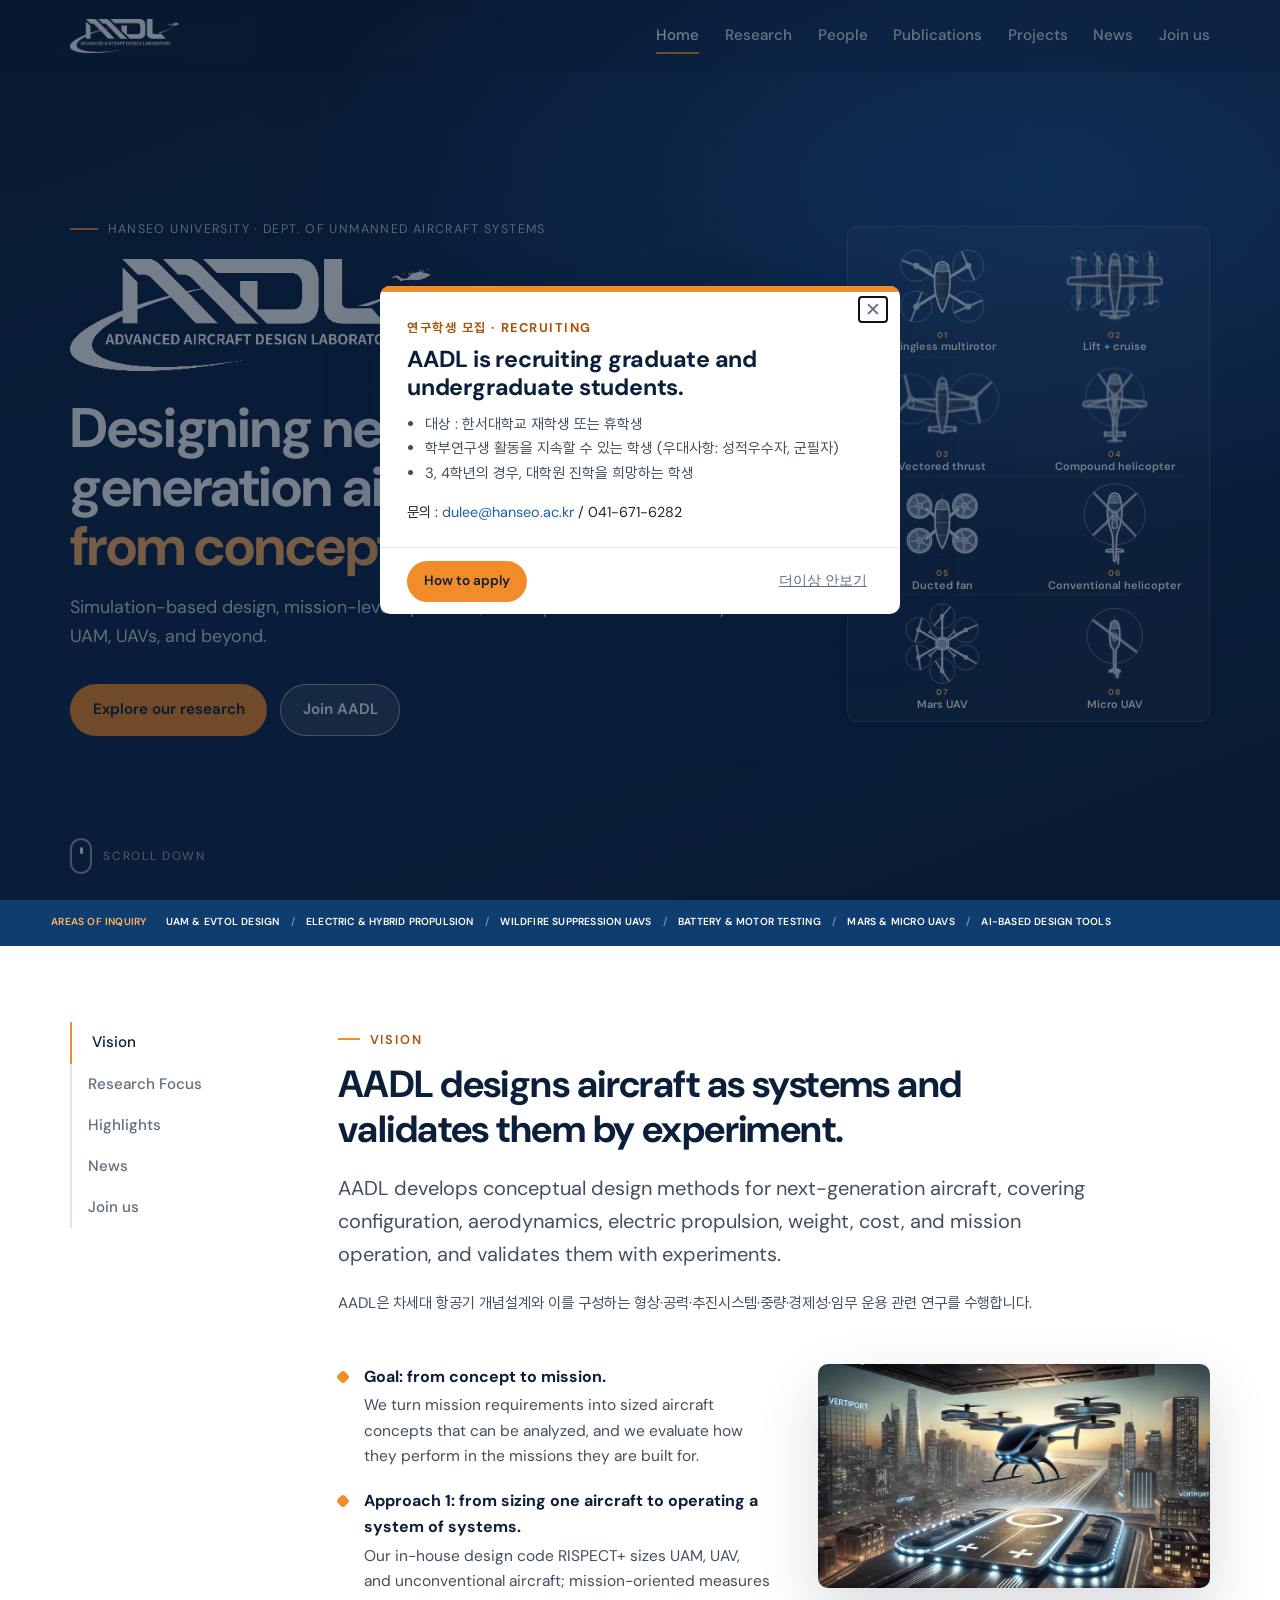
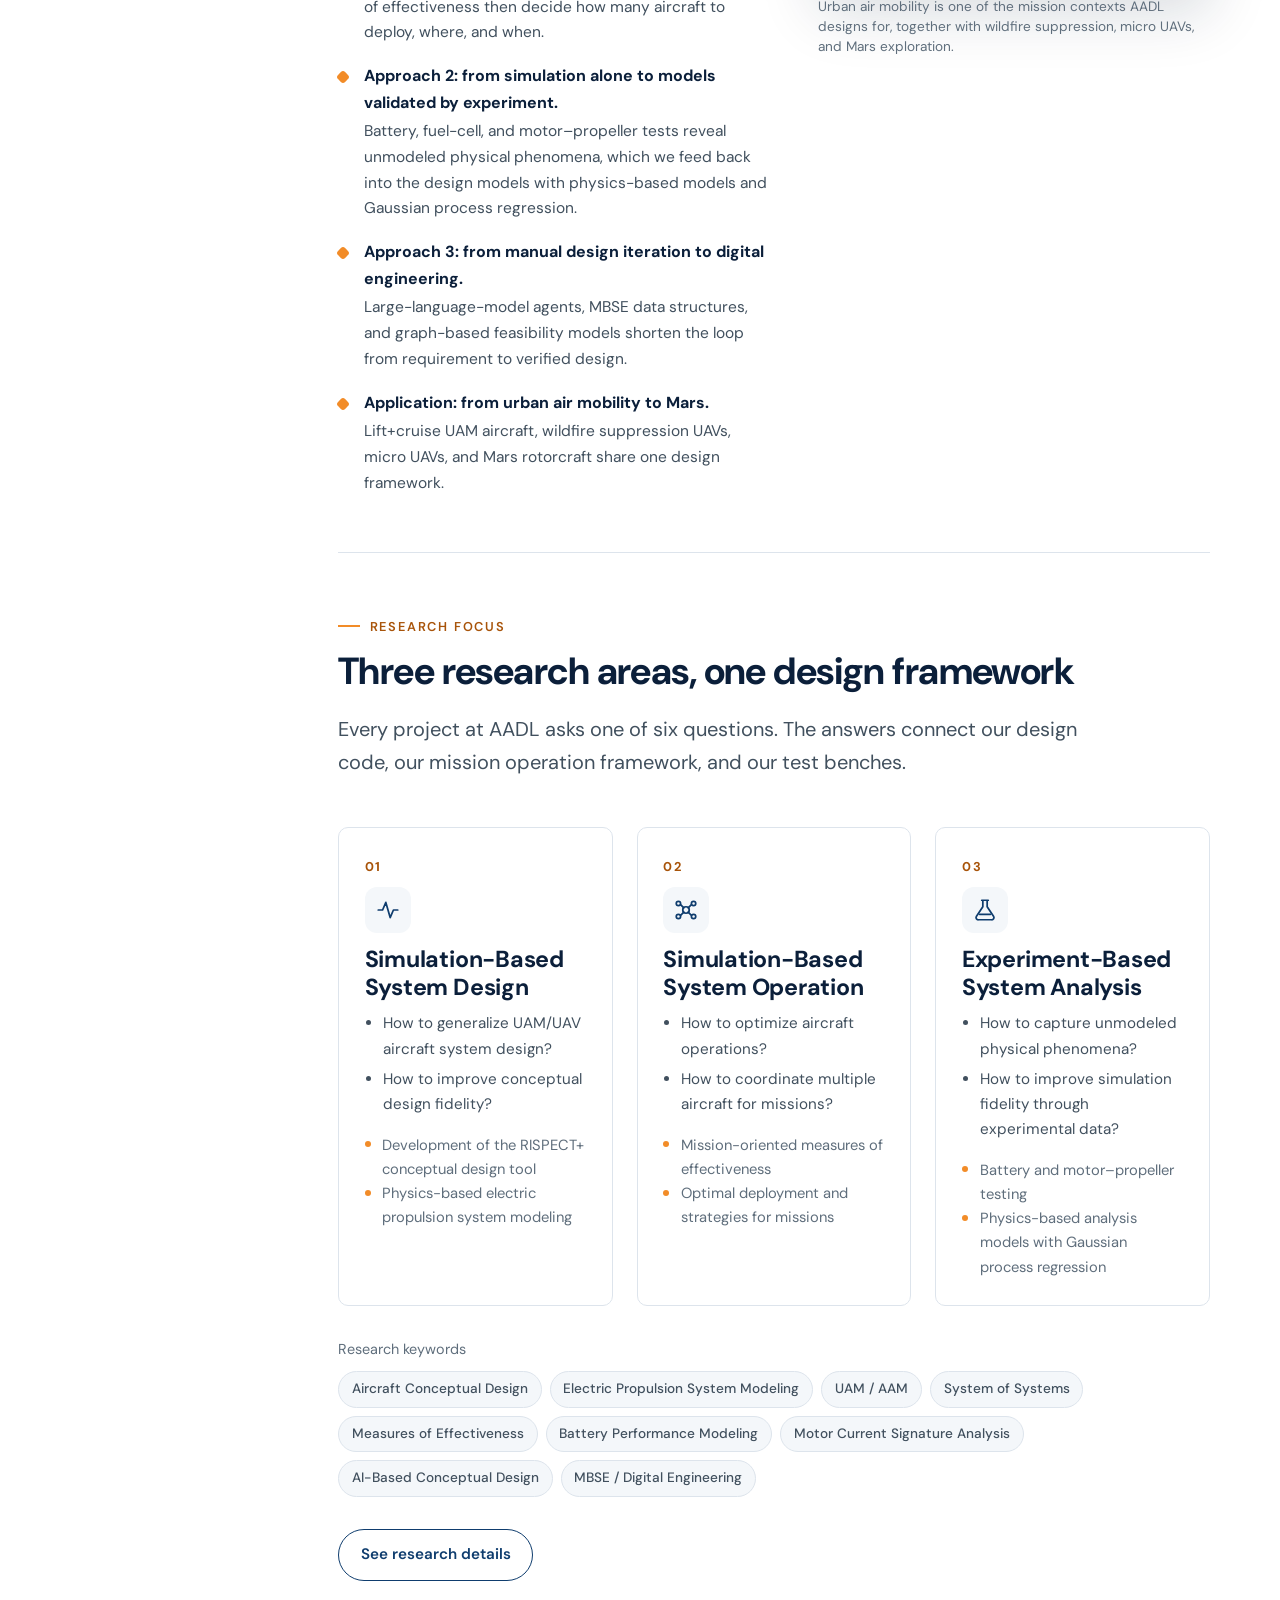
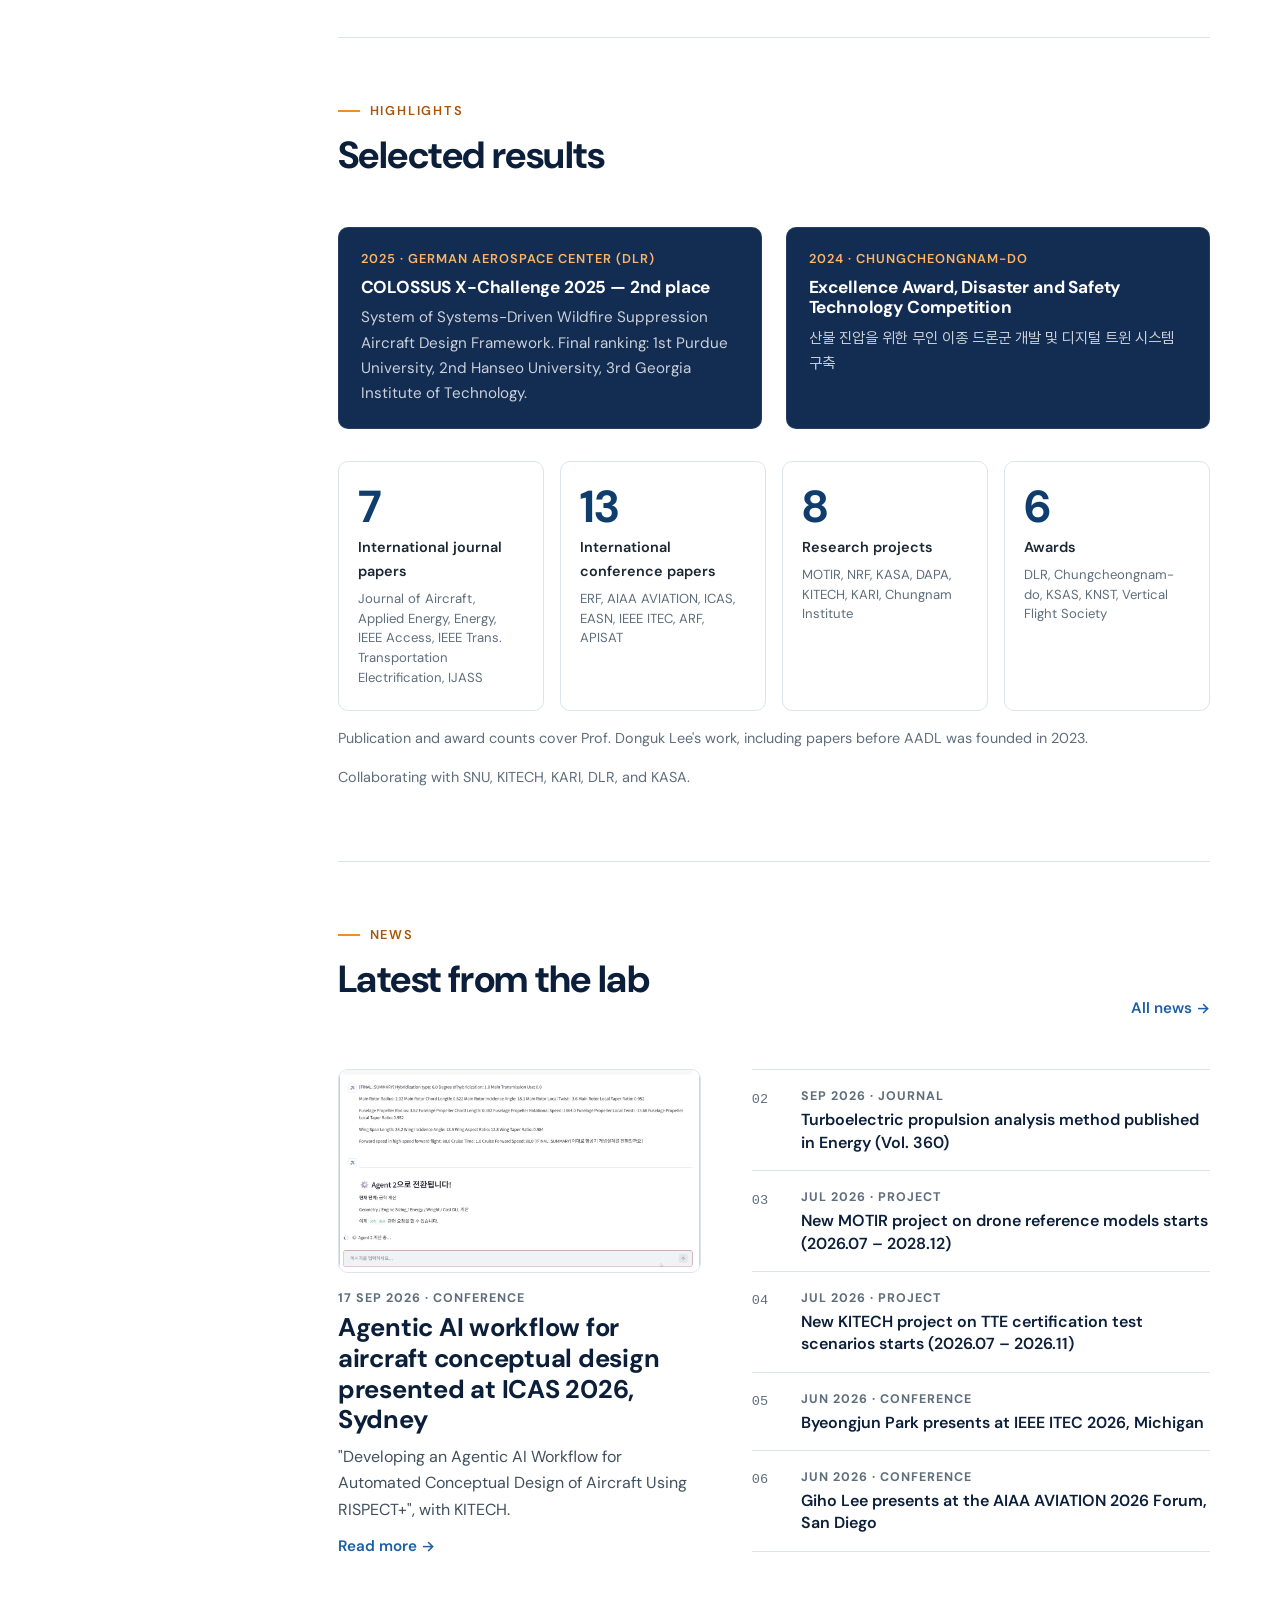
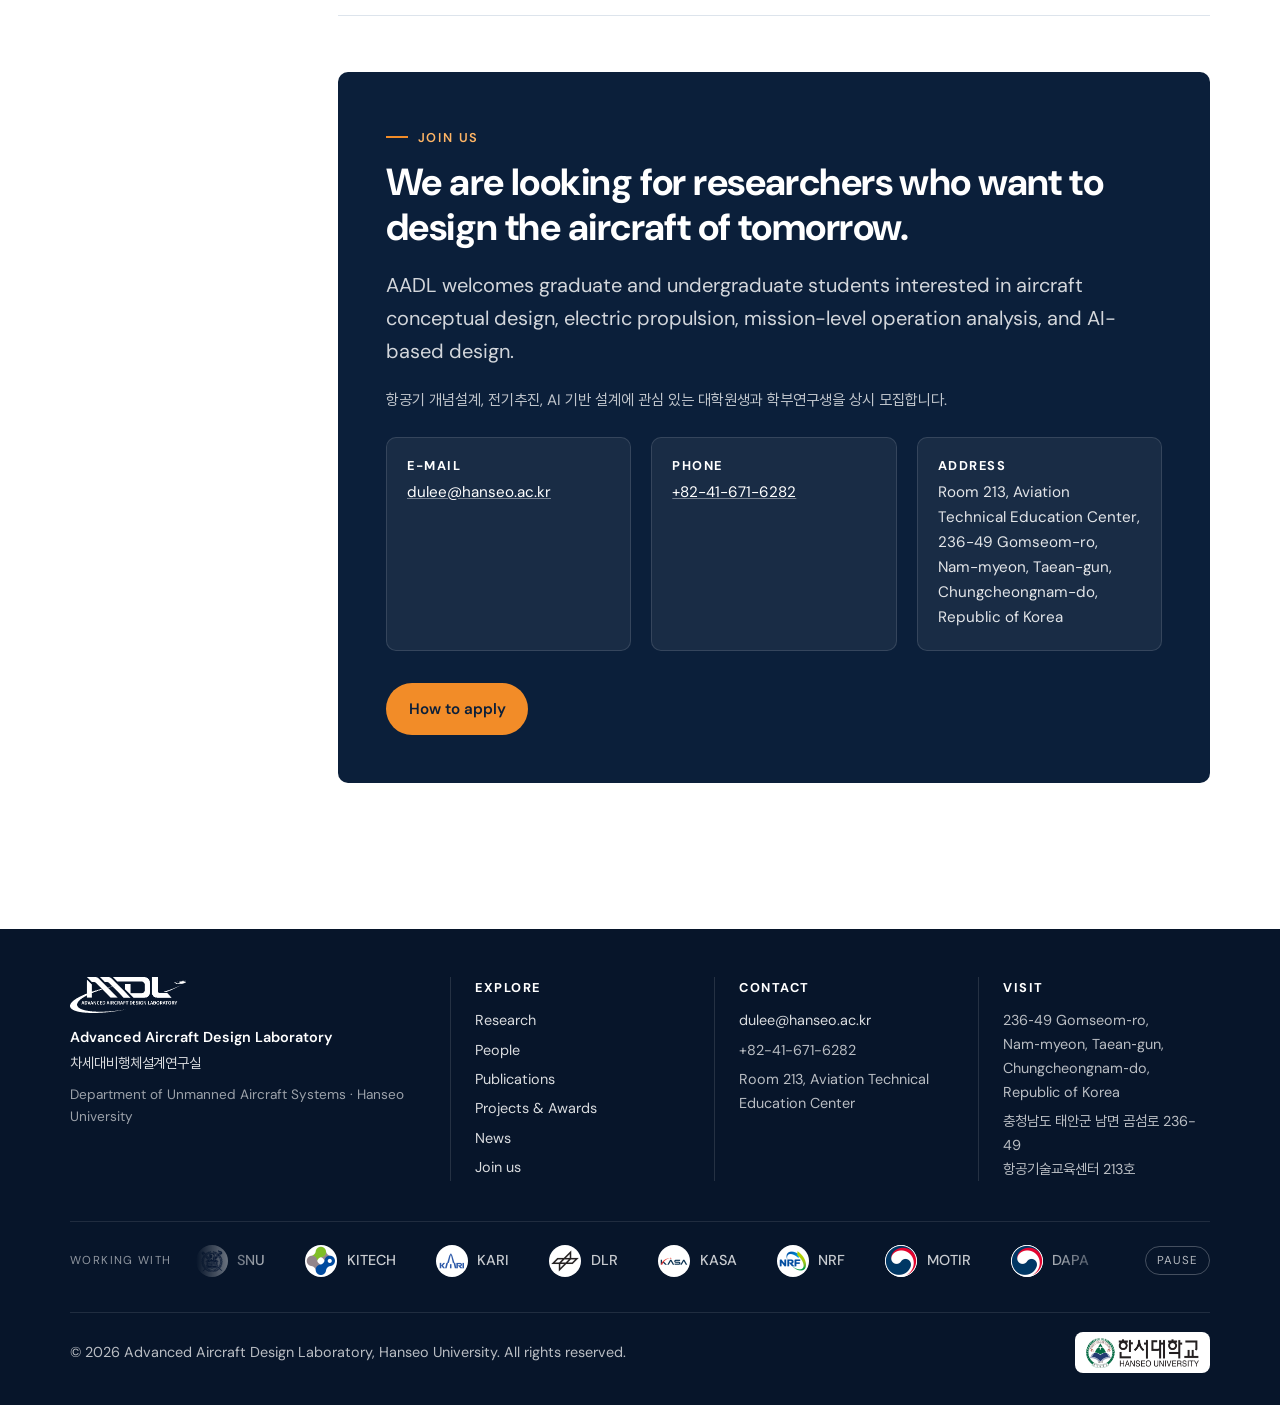
<file: index.html>
<!DOCTYPE html>
<html lang="en">
<head>
  <meta charset="utf-8">
  <meta http-equiv="Content-Security-Policy" content="default-src 'self'; script-src 'self'; style-src 'self' 'unsafe-inline'; img-src 'self'; font-src 'self'; media-src 'self'; connect-src 'none'; object-src 'none'; frame-src 'none'; worker-src 'none'; base-uri 'none'; form-action 'none'">
  <meta name="referrer" content="strict-origin-when-cross-origin">
  <meta name="viewport" content="width=device-width, initial-scale=1">
  <title>AADL — Advanced Aircraft Design Laboratory, Hanseo University</title>
  <meta name="description" content="Advanced Aircraft Design Laboratory (AADL) at Hanseo University: conceptual design of UAM, UAV and unconventional aircraft, electric propulsion modeling, mission-level operation, and experiment-based analysis.">
  <link rel="icon" type="image/svg+xml" href="assets/img/favicon.svg">
  <link rel="stylesheet" href="assets/css/fonts.css?v=20261102a">
  <link rel="stylesheet" href="assets/css/style.css?v=20261102a">
  <noscript><style>.reveal{opacity:1!important;transform:none!important}</style></noscript>
</head>
<body>

<!-- ===== Navigation (identical on every page; do not edit) ===== -->
<header class="nav" id="top">
  <div class="container">
    <a class="nav__brand" href="index.html" aria-label="AADL home">
      <img class="logo-light" src="assets/img/logo-aadl-white.png" alt="AADL — Advanced Aircraft Design Laboratory">
      <img class="logo-dark" src="assets/img/logo-aadl.png" alt="">
    </a>
    <button class="nav__toggle" aria-label="Open menu" aria-expanded="false" aria-controls="nav-links"><span></span><span></span><span></span></button>
    <ul class="nav__links" id="nav-links">
      <li><a href="index.html">Home</a></li>
      <li><a href="research.html">Research</a></li>
      <li><a href="people.html">People</a></li>
      <li><a href="publications.html">Publications</a></li>
      <li><a href="projects.html">Projects</a></li>
      <li><a href="news.html">News</a></li>
      <li><a href="join.html">Join us</a></li>
    </ul>
  </div>
</header>

<!-- ===== Hero ===== -->
<section class="hero" id="home">
  <div class="container hero__grid">
    <div class="hero__content">
      <p class="hero__eyebrow">Hanseo University · Dept. of Unmanned Aircraft Systems</p>
      <img class="hero__logo" src="assets/img/logo-aadl-white.png" alt="AADL — Advanced Aircraft Design Laboratory">
      <h1>Designing next-generation aircraft, <em>from&nbsp;concept to mission.</em></h1>
      <p class="hero__lead">Simulation-based design, mission-level operation, and experiment-based analysis for UAM, UAVs, and beyond.</p>
      <div class="hero__actions">
        <a class="btn btn--primary" href="research.html">Explore our research</a>
        <a class="btn btn--light" href="join.html">Join AADL</a>
      </div>
    </div>
    <div class="hero__side">
    <figure class="hero__demo">
      <!-- svg:hero-fleet-tall -->
      <svg xmlns="http://www.w3.org/2000/svg" viewBox="0 0 440 608" class="hero-fleet hero-fleet--tall" role="img" aria-label="Eight aircraft configuration types" aria-describedby="hero-fleet-tall-d"><desc id="hero-fleet-tall-d">Schematic top views of eight aircraft configurations: wingless multirotor, lift plus cruise, vectored thrust, compound helicopter, ducted fan, conventional helicopter, Mars UAV and micro UAV. Not to scale.</desc>
      <defs><linearGradient id="bodyGradHt" x1="0" y1="0" x2="1" y2="0"><stop offset="0" stop-color="#ffffff" stop-opacity=".26"/><stop offset="1" stop-color="#ffffff" stop-opacity=".10"/></linearGradient>
      <linearGradient id="wingGradHt" x1="0" y1="0" x2="0" y2="1"><stop offset="0" stop-color="#ffffff" stop-opacity=".20"/><stop offset="1" stop-color="#ffffff" stop-opacity=".09"/></linearGradient>
      <filter id="glowt" x="-10%" y="-10%" width="120%" height="130%"><feDropShadow dx="0" dy="0" stdDeviation="3" flood-color="#7fb2ea" flood-opacity=".22"/></filter></defs>
      <g transform="translate(110 63) scale(0.5)" filter="url(#glowt)"><line x1="0" y1="-78" x2="0" y2="84" stroke="#8fb4dc" stroke-width=".8" stroke-dasharray="12 4 2 4" opacity=".55" vector-effect="non-scaling-stroke"/><line x1="-14" y1="-18" x2="-66" y2="-50" stroke="#d7e6f6" stroke-width="7" stroke-linecap="round" vector-effect="none"/><line x1="-14" y1="-18" x2="-66" y2="-50" stroke="rgba(255,255,255,0.24)" stroke-width="4.8" stroke-linecap="round" vector-effect="none"/><line x1="-14" y1="22" x2="-66" y2="54" stroke="#d7e6f6" stroke-width="7" stroke-linecap="round" vector-effect="none"/><line x1="-14" y1="22" x2="-66" y2="54" stroke="rgba(255,255,255,0.24)" stroke-width="4.8" stroke-linecap="round" vector-effect="none"/><line x1="14" y1="-18" x2="66" y2="-50" stroke="#d7e6f6" stroke-width="7" stroke-linecap="round" vector-effect="none"/><line x1="14" y1="-18" x2="66" y2="-50" stroke="rgba(255,255,255,0.24)" stroke-width="4.8" stroke-linecap="round" vector-effect="none"/><line x1="14" y1="22" x2="66" y2="54" stroke="#d7e6f6" stroke-width="7" stroke-linecap="round" vector-effect="none"/><line x1="14" y1="22" x2="66" y2="54" stroke="rgba(255,255,255,0.24)" stroke-width="4.8" stroke-linecap="round" vector-effect="none"/><path d="M-16,-46 A16,14 0 0 1 16,-46 C16.42,-41.67 17.92,-39.33 18.5,-34 C19.08,-28.67 19.42,-20.67 19.5,-14 C19.58,-7.33 19.5,-0.33 19,6 C18.5,12.33 17.67,18.33 16.5,24 C15.33,29.67 13.58,35 12,40 C10.42,45 8.58,50 7,54 C5.42,58 3.63,61.67 2.5,64 C1.37,66.33 0.58,67.33 0.2,68 C-0.58,65.67 -1.37,66.33 -2.5,64 C-3.63,61.67 -5.42,58 -7,54 C-8.58,50 -10.42,45 -12,40 C-13.58,35 -15.33,29.67 -16.5,24 C-17.67,18.33 -18.5,12.33 -19,6 C-19.5,-0.33 -19.58,-7.33 -19.5,-14 C-19.42,-20.67 -19.08,-28.67 -18.5,-34 C-17.92,-39.33 -16.42,-41.67 -16,-46 Z" fill="rgba(13,38,74,0.88)"/><path d="M-16,-46 A16,14 0 0 1 16,-46 C16.42,-41.67 17.92,-39.33 18.5,-34 C19.08,-28.67 19.42,-20.67 19.5,-14 C19.58,-7.33 19.5,-0.33 19,6 C18.5,12.33 17.67,18.33 16.5,24 C15.33,29.67 13.58,35 12,40 C10.42,45 8.58,50 7,54 C5.42,58 3.63,61.67 2.5,64 C1.37,66.33 0.58,67.33 0.2,68 C-0.58,65.67 -1.37,66.33 -2.5,64 C-3.63,61.67 -5.42,58 -7,54 C-8.58,50 -10.42,45 -12,40 C-13.58,35 -15.33,29.67 -16.5,24 C-17.67,18.33 -18.5,12.33 -19,6 C-19.5,-0.33 -19.58,-7.33 -19.5,-14 C-19.42,-20.67 -19.08,-28.67 -18.5,-34 C-17.92,-39.33 -16.42,-41.67 -16,-46 Z" fill="url(#bodyGradHt)" stroke="#d7e6f6" stroke-width="1.75" stroke-linejoin="round" vector-effect="non-scaling-stroke"/><path d="M-12,-50 Q0,-59 12,-50 L17.5,-36 Q0,-31.95 -17.5,-36 Z" fill="rgba(173,206,240,0.6)" stroke="#d7e6f6" stroke-width="0.98" stroke-linejoin="round" vector-effect="non-scaling-stroke"/><line x1="0" y1="-53.9" x2="0" y2="-34.02" stroke="#d7e6f6" stroke-width="0.84" opacity=".6" vector-effect="non-scaling-stroke"/><line x1="-19.4" y1="-4" x2="19.4" y2="-4" stroke="#d7e6f6" stroke-width="0.84" opacity=".5" vector-effect="non-scaling-stroke"/><line x1="-14" y1="34" x2="14" y2="34" stroke="#d7e6f6" stroke-width="0.84" opacity=".5" vector-effect="non-scaling-stroke"/><circle cx="-66" cy="-50" r="6.5" fill="rgba(255,255,255,0.32)" stroke="#d7e6f6" stroke-width="1.19" vector-effect="non-scaling-stroke"/><circle cx="-66" cy="-50" r="40" fill="none" stroke="#a9c9ec" stroke-width="1" opacity=".45" vector-effect="non-scaling-stroke"/><g transform="translate(-66 -50)"><g class="spin" style="animation:spin 5.5s linear infinite;animation-direction:reverse"><path d="M3.24,-1.8 L14,-1.8 L36,-0.78 Q40,-0.36 40,0.84 Q40,2.18 36,1.9 L14,1.8 L3.24,1.8 Z" fill="#e6f0fb" fill-opacity=".72" stroke="#d7e6f6" stroke-width="0.63" vector-effect="non-scaling-stroke" transform="rotate(20)"/><path d="M3.24,-1.8 L14,-1.8 L36,-0.78 Q40,-0.36 40,0.84 Q40,2.18 36,1.9 L14,1.8 L3.24,1.8 Z" fill="#e6f0fb" fill-opacity=".72" stroke="#d7e6f6" stroke-width="0.63" vector-effect="non-scaling-stroke" transform="rotate(200)"/></g></g><circle cx="-66" cy="-50" r="3.6" fill="rgba(255,255,255,0.24)" stroke="#d7e6f6" stroke-width="1.12" vector-effect="non-scaling-stroke"/><circle cx="-66" cy="-50" r="1.44" fill="#d7e6f6"/><circle cx="66" cy="-50" r="6.5" fill="rgba(255,255,255,0.32)" stroke="#d7e6f6" stroke-width="1.19" vector-effect="non-scaling-stroke"/><circle cx="66" cy="-50" r="40" fill="none" stroke="#a9c9ec" stroke-width="1" opacity=".45" vector-effect="non-scaling-stroke"/><g transform="translate(66 -50)"><g class="spin" style="animation:spin 6.4s linear infinite"><path d="M3.24,-1.8 L14,-1.8 L36,-0.78 Q40,-0.36 40,0.84 Q40,2.18 36,1.9 L14,1.8 L3.24,1.8 Z" fill="#e6f0fb" fill-opacity=".72" stroke="#d7e6f6" stroke-width="0.63" vector-effect="non-scaling-stroke" transform="rotate(65)"/><path d="M3.24,-1.8 L14,-1.8 L36,-0.78 Q40,-0.36 40,0.84 Q40,2.18 36,1.9 L14,1.8 L3.24,1.8 Z" fill="#e6f0fb" fill-opacity=".72" stroke="#d7e6f6" stroke-width="0.63" vector-effect="non-scaling-stroke" transform="rotate(245)"/></g></g><circle cx="66" cy="-50" r="3.6" fill="rgba(255,255,255,0.24)" stroke="#d7e6f6" stroke-width="1.12" vector-effect="non-scaling-stroke"/><circle cx="66" cy="-50" r="1.44" fill="#d7e6f6"/><circle cx="-66" cy="54" r="6.5" fill="rgba(255,255,255,0.32)" stroke="#d7e6f6" stroke-width="1.19" vector-effect="non-scaling-stroke"/><circle cx="-66" cy="54" r="40" fill="none" stroke="#a9c9ec" stroke-width="1" opacity=".45" vector-effect="non-scaling-stroke"/><g transform="translate(-66 54)"><g class="spin" style="animation:spin 7.3s linear infinite"><path d="M3.24,-1.8 L14,-1.8 L36,-0.78 Q40,-0.36 40,0.84 Q40,2.18 36,1.9 L14,1.8 L3.24,1.8 Z" fill="#e6f0fb" fill-opacity=".72" stroke="#d7e6f6" stroke-width="0.63" vector-effect="non-scaling-stroke" transform="rotate(110)"/><path d="M3.24,-1.8 L14,-1.8 L36,-0.78 Q40,-0.36 40,0.84 Q40,2.18 36,1.9 L14,1.8 L3.24,1.8 Z" fill="#e6f0fb" fill-opacity=".72" stroke="#d7e6f6" stroke-width="0.63" vector-effect="non-scaling-stroke" transform="rotate(290)"/></g></g><circle cx="-66" cy="54" r="3.6" fill="rgba(255,255,255,0.24)" stroke="#d7e6f6" stroke-width="1.12" vector-effect="non-scaling-stroke"/><circle cx="-66" cy="54" r="1.44" fill="#d7e6f6"/><circle cx="66" cy="54" r="6.5" fill="rgba(255,255,255,0.32)" stroke="#d7e6f6" stroke-width="1.19" vector-effect="non-scaling-stroke"/><circle cx="66" cy="54" r="40" fill="none" stroke="#a9c9ec" stroke-width="1" opacity=".45" vector-effect="non-scaling-stroke"/><g transform="translate(66 54)"><g class="spin" style="animation:spin 4.6s linear infinite;animation-direction:reverse"><path d="M3.24,-1.8 L14,-1.8 L36,-0.78 Q40,-0.36 40,0.84 Q40,2.18 36,1.9 L14,1.8 L3.24,1.8 Z" fill="#e6f0fb" fill-opacity=".72" stroke="#d7e6f6" stroke-width="0.63" vector-effect="non-scaling-stroke" transform="rotate(155)"/><path d="M3.24,-1.8 L14,-1.8 L36,-0.78 Q40,-0.36 40,0.84 Q40,2.18 36,1.9 L14,1.8 L3.24,1.8 Z" fill="#e6f0fb" fill-opacity=".72" stroke="#d7e6f6" stroke-width="0.63" vector-effect="non-scaling-stroke" transform="rotate(335)"/></g></g><circle cx="66" cy="54" r="3.6" fill="rgba(255,255,255,0.24)" stroke="#d7e6f6" stroke-width="1.12" vector-effect="non-scaling-stroke"/><circle cx="66" cy="54" r="1.44" fill="#d7e6f6"/></g>
      <text class="lbl lbl-num" x="110.0" y="130" text-anchor="middle" font-family="DM Sans, Pretendard, Segoe UI, Helvetica Neue, Arial, sans-serif" font-size="11" font-weight="700" letter-spacing="1.3" fill="#ffb565">01</text>
      <text class="lbl lbl-name" x="110.0" y="146" text-anchor="middle" font-family="DM Sans, Pretendard, Segoe UI, Helvetica Neue, Arial, sans-serif" font-size="14" font-weight="600" fill="#ffffff">Wingless multirotor</text>
      <g transform="translate(330 60) scale(0.5)" filter="url(#glowt)"><line x1="0" y1="-88" x2="0" y2="104" stroke="#8fb4dc" stroke-width=".8" stroke-dasharray="12 4 2 4" opacity=".55" vector-effect="non-scaling-stroke"/><rect x="-45.5" y="-68" width="7" height="122" rx="3.5" fill="rgba(13,38,74,0.88)"/><rect x="-45.5" y="-68" width="7" height="122" rx="3.5" fill="rgba(255,255,255,0.24)" stroke="#d7e6f6" stroke-width="1.19" vector-effect="non-scaling-stroke"/><rect x="38.5" y="-68" width="7" height="122" rx="3.5" fill="rgba(13,38,74,0.88)"/><rect x="38.5" y="-68" width="7" height="122" rx="3.5" fill="rgba(255,255,255,0.24)" stroke="#d7e6f6" stroke-width="1.19" vector-effect="non-scaling-stroke"/><rect x="-95.5" y="-68" width="7" height="122" rx="3.5" fill="rgba(13,38,74,0.88)"/><rect x="-95.5" y="-68" width="7" height="122" rx="3.5" fill="rgba(255,255,255,0.24)" stroke="#d7e6f6" stroke-width="1.19" vector-effect="non-scaling-stroke"/><rect x="88.5" y="-68" width="7" height="122" rx="3.5" fill="rgba(13,38,74,0.88)"/><rect x="88.5" y="-68" width="7" height="122" rx="3.5" fill="rgba(255,255,255,0.24)" stroke="#d7e6f6" stroke-width="1.19" vector-effect="non-scaling-stroke"/><path d="M0,-21 L111.5,-14 Q120,-14 120,-5.5 L120,-0.4 Q120,3 111.5,3 L0,9 L-111.5,3 Q-120,3 -120,-0.4 L-120,-5.5 Q-120,-14 -111.5,-14 Z" fill="rgba(13,38,74,0.88)"/><path d="M0,-21 L111.5,-14 Q120,-14 120,-5.5 L120,-0.4 Q120,3 111.5,3 L0,9 L-111.5,3 Q-120,3 -120,-0.4 L-120,-5.5 Q-120,-14 -111.5,-14 Z" fill="url(#wingGradHt)" stroke="#d7e6f6" stroke-width="1.75" stroke-linejoin="round" vector-effect="non-scaling-stroke"/><line x1="-36" y1="0.41" x2="-111.6" y2="-1.24" stroke="#d7e6f6" stroke-width="0.84" opacity=".6" vector-effect="non-scaling-stroke"/><line x1="36" y1="0.41" x2="111.6" y2="-1.24" stroke="#d7e6f6" stroke-width="0.84" opacity=".6" vector-effect="non-scaling-stroke"/><path d="M0,71.5 L32,73.5 Q36,73.5 36,77.5 L36,79.9 Q36,81.5 32,81.5 L0,84.5 L-32,81.5 Q-36,81.5 -36,79.9 L-36,77.5 Q-36,73.5 -32,73.5 Z" fill="rgba(13,38,74,0.88)"/><path d="M0,71.5 L32,73.5 Q36,73.5 36,77.5 L36,79.9 Q36,81.5 32,81.5 L0,84.5 L-32,81.5 Q-36,81.5 -36,79.9 L-36,77.5 Q-36,73.5 -32,73.5 Z" fill="url(#wingGradHt)" stroke="#d7e6f6" stroke-width="1.75" stroke-linejoin="round" vector-effect="non-scaling-stroke"/><path d="M-1.6,58 L1.6,58 L1.12,84 L-1.12,84 Z" fill="rgba(13,38,74,0.88)"/><path d="M-1.6,58 L1.6,58 L1.12,84 L-1.12,84 Z" fill="rgba(255,255,255,0.32)" stroke="#d7e6f6" stroke-width="1.12" vector-effect="non-scaling-stroke"/><path d="M-10.5,-60 A10.5,14 0 0 1 10.5,-60 C10.83,-55.67 12,-53.33 12.5,-48 C13,-42.67 13.33,-35 13.5,-28 C13.67,-21 13.67,-13 13.5,-6 C13.33,1 13.08,7.67 12.5,14 C11.92,20.33 10.92,26 10,32 C9.08,38 7.92,44.33 7,50 C6.08,55.67 5.17,61.33 4.5,66 C3.83,70.67 3.28,75 3,78 C2.72,81 2.83,83 2.8,84 L-2.8,84 C-2.83,81.33 -2.72,81 -3,78 C-3.28,75 -3.83,70.67 -4.5,66 C-5.17,61.33 -6.08,55.67 -7,50 C-7.92,44.33 -9.08,38 -10,32 C-10.92,26 -11.92,20.33 -12.5,14 C-13.08,7.67 -13.33,1 -13.5,-6 C-13.67,-13 -13.67,-21 -13.5,-28 C-13.33,-35 -13,-42.67 -12.5,-48 C-12,-53.33 -10.83,-55.67 -10.5,-60 Z" fill="rgba(13,38,74,0.88)"/><path d="M-10.5,-60 A10.5,14 0 0 1 10.5,-60 C10.83,-55.67 12,-53.33 12.5,-48 C13,-42.67 13.33,-35 13.5,-28 C13.67,-21 13.67,-13 13.5,-6 C13.33,1 13.08,7.67 12.5,14 C11.92,20.33 10.92,26 10,32 C9.08,38 7.92,44.33 7,50 C6.08,55.67 5.17,61.33 4.5,66 C3.83,70.67 3.28,75 3,78 C2.72,81 2.83,83 2.8,84 L-2.8,84 C-2.83,81.33 -2.72,81 -3,78 C-3.28,75 -3.83,70.67 -4.5,66 C-5.17,61.33 -6.08,55.67 -7,50 C-7.92,44.33 -9.08,38 -10,32 C-10.92,26 -11.92,20.33 -12.5,14 C-13.08,7.67 -13.33,1 -13.5,-6 C-13.67,-13 -13.67,-21 -13.5,-28 C-13.33,-35 -13,-42.67 -12.5,-48 C-12,-53.33 -10.83,-55.67 -10.5,-60 Z" fill="url(#bodyGradHt)" stroke="#d7e6f6" stroke-width="1.75" stroke-linejoin="round" vector-effect="non-scaling-stroke"/><path d="M-8.5,-58 Q0,-62 8.5,-58 L12.5,-46 Q0,-44.2 -12.5,-46 Z" fill="rgba(173,206,240,0.6)" stroke="#d7e6f6" stroke-width="0.98" stroke-linejoin="round" vector-effect="non-scaling-stroke"/><line x1="0" y1="-59.4" x2="0" y2="-45.12" stroke="#d7e6f6" stroke-width="0.84" opacity=".6" vector-effect="non-scaling-stroke"/><line x1="-13.2" y1="-30" x2="13.2" y2="-30" stroke="#d7e6f6" stroke-width="0.84" opacity=".5" vector-effect="non-scaling-stroke"/><line x1="-11.5" y1="24" x2="11.5" y2="24" stroke="#d7e6f6" stroke-width="0.84" opacity=".5" vector-effect="non-scaling-stroke"/><ellipse cx="0" cy="89" rx="17" ry="1.8" fill="#e6f0fb" fill-opacity=".72" stroke="#d7e6f6" stroke-width="0.7" vector-effect="non-scaling-stroke"/><circle cx="0" cy="89" r="1.2" fill="rgba(255,255,255,0.24)"/><circle cx="0" cy="86.5" r="3" fill="rgba(255,255,255,0.24)" stroke="#d7e6f6" stroke-width="1.12" vector-effect="non-scaling-stroke"/><circle cx="-92" cy="-62" r="19" fill="none" stroke="#a9c9ec" stroke-width="1" opacity=".45" vector-effect="non-scaling-stroke"/><g transform="translate(-92 -62)"><g class="spin" style="animation:spin 5.5s linear infinite;animation-direction:reverse"><path d="M2.34,-0.85 L6.65,-0.85 L17.1,-0.37 Q19,-0.17 19,0.4 Q19,1.04 17.1,0.9 L6.65,0.85 L2.34,0.85 Z" fill="#e6f0fb" fill-opacity=".72" stroke="#d7e6f6" stroke-width="0.63" vector-effect="non-scaling-stroke" transform="rotate(10)"/><path d="M2.34,-0.85 L6.65,-0.85 L17.1,-0.37 Q19,-0.17 19,0.4 Q19,1.04 17.1,0.9 L6.65,0.85 L2.34,0.85 Z" fill="#e6f0fb" fill-opacity=".72" stroke="#d7e6f6" stroke-width="0.63" vector-effect="non-scaling-stroke" transform="rotate(190)"/></g></g><circle cx="-92" cy="-62" r="2.6" fill="rgba(255,255,255,0.24)" stroke="#d7e6f6" stroke-width="1.12" vector-effect="non-scaling-stroke"/><circle cx="-92" cy="-62" r="1.04" fill="#d7e6f6"/><circle cx="-92" cy="50" r="19" fill="none" stroke="#a9c9ec" stroke-width="1" opacity=".45" vector-effect="non-scaling-stroke"/><g transform="translate(-92 50)"><g class="spin" style="animation:spin 6.4s linear infinite"><path d="M2.34,-0.85 L6.65,-0.85 L17.1,-0.37 Q19,-0.17 19,0.4 Q19,1.04 17.1,0.9 L6.65,0.85 L2.34,0.85 Z" fill="#e6f0fb" fill-opacity=".72" stroke="#d7e6f6" stroke-width="0.63" vector-effect="non-scaling-stroke" transform="rotate(100)"/><path d="M2.34,-0.85 L6.65,-0.85 L17.1,-0.37 Q19,-0.17 19,0.4 Q19,1.04 17.1,0.9 L6.65,0.85 L2.34,0.85 Z" fill="#e6f0fb" fill-opacity=".72" stroke="#d7e6f6" stroke-width="0.63" vector-effect="non-scaling-stroke" transform="rotate(280)"/></g></g><circle cx="-92" cy="50" r="2.6" fill="rgba(255,255,255,0.24)" stroke="#d7e6f6" stroke-width="1.12" vector-effect="non-scaling-stroke"/><circle cx="-92" cy="50" r="1.04" fill="#d7e6f6"/><circle cx="-42" cy="-62" r="19" fill="none" stroke="#a9c9ec" stroke-width="1" opacity=".45" vector-effect="non-scaling-stroke"/><g transform="translate(-42 -62)"><g class="spin" style="animation:spin 7.3s linear infinite"><path d="M2.34,-0.85 L6.65,-0.85 L17.1,-0.37 Q19,-0.17 19,0.4 Q19,1.04 17.1,0.9 L6.65,0.85 L2.34,0.85 Z" fill="#e6f0fb" fill-opacity=".72" stroke="#d7e6f6" stroke-width="0.63" vector-effect="non-scaling-stroke" transform="rotate(55)"/><path d="M2.34,-0.85 L6.65,-0.85 L17.1,-0.37 Q19,-0.17 19,0.4 Q19,1.04 17.1,0.9 L6.65,0.85 L2.34,0.85 Z" fill="#e6f0fb" fill-opacity=".72" stroke="#d7e6f6" stroke-width="0.63" vector-effect="non-scaling-stroke" transform="rotate(235)"/></g></g><circle cx="-42" cy="-62" r="2.6" fill="rgba(255,255,255,0.24)" stroke="#d7e6f6" stroke-width="1.12" vector-effect="non-scaling-stroke"/><circle cx="-42" cy="-62" r="1.04" fill="#d7e6f6"/><circle cx="-42" cy="50" r="19" fill="none" stroke="#a9c9ec" stroke-width="1" opacity=".45" vector-effect="non-scaling-stroke"/><g transform="translate(-42 50)"><g class="spin" style="animation:spin 4.6s linear infinite;animation-direction:reverse"><path d="M2.34,-0.85 L6.65,-0.85 L17.1,-0.37 Q19,-0.17 19,0.4 Q19,1.04 17.1,0.9 L6.65,0.85 L2.34,0.85 Z" fill="#e6f0fb" fill-opacity=".72" stroke="#d7e6f6" stroke-width="0.63" vector-effect="non-scaling-stroke" transform="rotate(145)"/><path d="M2.34,-0.85 L6.65,-0.85 L17.1,-0.37 Q19,-0.17 19,0.4 Q19,1.04 17.1,0.9 L6.65,0.85 L2.34,0.85 Z" fill="#e6f0fb" fill-opacity=".72" stroke="#d7e6f6" stroke-width="0.63" vector-effect="non-scaling-stroke" transform="rotate(325)"/></g></g><circle cx="-42" cy="50" r="2.6" fill="rgba(255,255,255,0.24)" stroke="#d7e6f6" stroke-width="1.12" vector-effect="non-scaling-stroke"/><circle cx="-42" cy="50" r="1.04" fill="#d7e6f6"/><circle cx="42" cy="-62" r="19" fill="none" stroke="#a9c9ec" stroke-width="1" opacity=".45" vector-effect="non-scaling-stroke"/><g transform="translate(42 -62)"><g class="spin" style="animation:spin 5.5s linear infinite;animation-direction:reverse"><path d="M2.34,-0.85 L6.65,-0.85 L17.1,-0.37 Q19,-0.17 19,0.4 Q19,1.04 17.1,0.9 L6.65,0.85 L2.34,0.85 Z" fill="#e6f0fb" fill-opacity=".72" stroke="#d7e6f6" stroke-width="0.63" vector-effect="non-scaling-stroke" transform="rotate(30)"/><path d="M2.34,-0.85 L6.65,-0.85 L17.1,-0.37 Q19,-0.17 19,0.4 Q19,1.04 17.1,0.9 L6.65,0.85 L2.34,0.85 Z" fill="#e6f0fb" fill-opacity=".72" stroke="#d7e6f6" stroke-width="0.63" vector-effect="non-scaling-stroke" transform="rotate(210)"/></g></g><circle cx="42" cy="-62" r="2.6" fill="rgba(255,255,255,0.24)" stroke="#d7e6f6" stroke-width="1.12" vector-effect="non-scaling-stroke"/><circle cx="42" cy="-62" r="1.04" fill="#d7e6f6"/><circle cx="42" cy="50" r="19" fill="none" stroke="#a9c9ec" stroke-width="1" opacity=".45" vector-effect="non-scaling-stroke"/><g transform="translate(42 50)"><g class="spin" style="animation:spin 6.4s linear infinite"><path d="M2.34,-0.85 L6.65,-0.85 L17.1,-0.37 Q19,-0.17 19,0.4 Q19,1.04 17.1,0.9 L6.65,0.85 L2.34,0.85 Z" fill="#e6f0fb" fill-opacity=".72" stroke="#d7e6f6" stroke-width="0.63" vector-effect="non-scaling-stroke" transform="rotate(120)"/><path d="M2.34,-0.85 L6.65,-0.85 L17.1,-0.37 Q19,-0.17 19,0.4 Q19,1.04 17.1,0.9 L6.65,0.85 L2.34,0.85 Z" fill="#e6f0fb" fill-opacity=".72" stroke="#d7e6f6" stroke-width="0.63" vector-effect="non-scaling-stroke" transform="rotate(300)"/></g></g><circle cx="42" cy="50" r="2.6" fill="rgba(255,255,255,0.24)" stroke="#d7e6f6" stroke-width="1.12" vector-effect="non-scaling-stroke"/><circle cx="42" cy="50" r="1.04" fill="#d7e6f6"/><circle cx="92" cy="-62" r="19" fill="none" stroke="#a9c9ec" stroke-width="1" opacity=".45" vector-effect="non-scaling-stroke"/><g transform="translate(92 -62)"><g class="spin" style="animation:spin 7.3s linear infinite"><path d="M2.34,-0.85 L6.65,-0.85 L17.1,-0.37 Q19,-0.17 19,0.4 Q19,1.04 17.1,0.9 L6.65,0.85 L2.34,0.85 Z" fill="#e6f0fb" fill-opacity=".72" stroke="#d7e6f6" stroke-width="0.63" vector-effect="non-scaling-stroke" transform="rotate(75)"/><path d="M2.34,-0.85 L6.65,-0.85 L17.1,-0.37 Q19,-0.17 19,0.4 Q19,1.04 17.1,0.9 L6.65,0.85 L2.34,0.85 Z" fill="#e6f0fb" fill-opacity=".72" stroke="#d7e6f6" stroke-width="0.63" vector-effect="non-scaling-stroke" transform="rotate(255)"/></g></g><circle cx="92" cy="-62" r="2.6" fill="rgba(255,255,255,0.24)" stroke="#d7e6f6" stroke-width="1.12" vector-effect="non-scaling-stroke"/><circle cx="92" cy="-62" r="1.04" fill="#d7e6f6"/><circle cx="92" cy="50" r="19" fill="none" stroke="#a9c9ec" stroke-width="1" opacity=".45" vector-effect="non-scaling-stroke"/><g transform="translate(92 50)"><g class="spin" style="animation:spin 4.6s linear infinite;animation-direction:reverse"><path d="M2.34,-0.85 L6.65,-0.85 L17.1,-0.37 Q19,-0.17 19,0.4 Q19,1.04 17.1,0.9 L6.65,0.85 L2.34,0.85 Z" fill="#e6f0fb" fill-opacity=".72" stroke="#d7e6f6" stroke-width="0.63" vector-effect="non-scaling-stroke" transform="rotate(165)"/><path d="M2.34,-0.85 L6.65,-0.85 L17.1,-0.37 Q19,-0.17 19,0.4 Q19,1.04 17.1,0.9 L6.65,0.85 L2.34,0.85 Z" fill="#e6f0fb" fill-opacity=".72" stroke="#d7e6f6" stroke-width="0.63" vector-effect="non-scaling-stroke" transform="rotate(345)"/></g></g><circle cx="92" cy="50" r="2.6" fill="rgba(255,255,255,0.24)" stroke="#d7e6f6" stroke-width="1.12" vector-effect="non-scaling-stroke"/><circle cx="92" cy="50" r="1.04" fill="#d7e6f6"/></g>
      <text class="lbl lbl-num" x="330.0" y="130" text-anchor="middle" font-family="DM Sans, Pretendard, Segoe UI, Helvetica Neue, Arial, sans-serif" font-size="11" font-weight="700" letter-spacing="1.3" fill="#ffb565">02</text>
      <text class="lbl lbl-name" x="330.0" y="146" text-anchor="middle" font-family="DM Sans, Pretendard, Segoe UI, Helvetica Neue, Arial, sans-serif" font-size="14" font-weight="600" fill="#ffffff">Lift + cruise</text>
      <g transform="translate(110 217.44) scale(0.48)" filter="url(#glowt)"><line x1="0" y1="-90" x2="0" y2="84" stroke="#8fb4dc" stroke-width=".8" stroke-dasharray="12 4 2 4" opacity=".55" vector-effect="non-scaling-stroke"/><path d="M0,-19 L77.5,-19 Q90,-19 90,-6.5 L90,1 Q90,6 77.5,6 L0,15 L-77.5,6 Q-90,6 -90,1 L-90,-6.5 Q-90,-19 -77.5,-19 Z" fill="rgba(13,38,74,0.88)"/><path d="M0,-19 L77.5,-19 Q90,-19 90,-6.5 L90,1 Q90,6 77.5,6 L0,15 L-77.5,6 Q-90,6 -90,1 L-90,-6.5 Q-90,-19 -77.5,-19 Z" fill="url(#wingGradHt)" stroke="#d7e6f6" stroke-width="1.75" stroke-linejoin="round" vector-effect="non-scaling-stroke"/><line x1="-27" y1="4.16" x2="-83.7" y2="-0.03" stroke="#d7e6f6" stroke-width="0.84" opacity=".6" vector-effect="non-scaling-stroke"/><line x1="27" y1="4.16" x2="83.7" y2="-0.03" stroke="#d7e6f6" stroke-width="0.84" opacity=".6" vector-effect="non-scaling-stroke"/><path d="M0,53 L31.5,55 Q36,55 36,59.5 L36,62.2 Q36,64 31.5,64 L0,67 L-31.5,64 Q-36,64 -36,62.2 L-36,59.5 Q-36,55 -31.5,55 Z" fill="rgba(13,38,74,0.88)"/><path d="M0,53 L31.5,55 Q36,55 36,59.5 L36,62.2 Q36,64 31.5,64 L0,67 L-31.5,64 Q-36,64 -36,62.2 L-36,59.5 Q-36,55 -31.5,55 Z" fill="url(#wingGradHt)" stroke="#d7e6f6" stroke-width="1.75" stroke-linejoin="round" vector-effect="non-scaling-stroke"/><rect x="-35.6" y="53" width="3.2" height="14" rx="1.2" fill="rgba(13,38,74,0.88)"/><rect x="-35.6" y="53" width="3.2" height="14" rx="1.2" fill="rgba(255,255,255,0.24)" stroke="#d7e6f6" stroke-width="1.19" vector-effect="non-scaling-stroke"/><rect x="-92.5" y="-23" width="17" height="26" rx="8" fill="rgba(13,38,74,0.88)"/><rect x="-92.5" y="-23" width="17" height="26" rx="8" fill="rgba(255,255,255,0.24)" stroke="#d7e6f6" stroke-width="1.19" vector-effect="non-scaling-stroke"/><rect x="32.4" y="53" width="3.2" height="14" rx="1.2" fill="rgba(13,38,74,0.88)"/><rect x="32.4" y="53" width="3.2" height="14" rx="1.2" fill="rgba(255,255,255,0.24)" stroke="#d7e6f6" stroke-width="1.19" vector-effect="non-scaling-stroke"/><rect x="75.5" y="-23" width="17" height="26" rx="8" fill="rgba(13,38,74,0.88)"/><rect x="75.5" y="-23" width="17" height="26" rx="8" fill="rgba(255,255,255,0.24)" stroke="#d7e6f6" stroke-width="1.19" vector-effect="non-scaling-stroke"/><path d="M-11,-60 A11,16 0 0 1 11,-60 C11.42,-55.33 12.92,-53.67 13.5,-48 C14.08,-42.33 14.33,-33.33 14.5,-26 C14.67,-18.67 14.67,-11.33 14.5,-4 C14.33,3.33 14.08,11.33 13.5,18 C12.92,24.67 12,30.33 11,36 C10,41.67 8.5,47.33 7.5,52 C6.5,56.67 5.58,61 5,64 C4.42,67 4.17,69 4,70 L-4,70 C-4.17,67.33 -4.42,67 -5,64 C-5.58,61 -6.5,56.67 -7.5,52 C-8.5,47.33 -10,41.67 -11,36 C-12,30.33 -12.92,24.67 -13.5,18 C-14.08,11.33 -14.33,3.33 -14.5,-4 C-14.67,-11.33 -14.67,-18.67 -14.5,-26 C-14.33,-33.33 -14.08,-42.33 -13.5,-48 C-12.92,-53.67 -11.42,-55.33 -11,-60 Z" fill="rgba(13,38,74,0.88)"/><path d="M-11,-60 A11,16 0 0 1 11,-60 C11.42,-55.33 12.92,-53.67 13.5,-48 C14.08,-42.33 14.33,-33.33 14.5,-26 C14.67,-18.67 14.67,-11.33 14.5,-4 C14.33,3.33 14.08,11.33 13.5,18 C12.92,24.67 12,30.33 11,36 C10,41.67 8.5,47.33 7.5,52 C6.5,56.67 5.58,61 5,64 C4.42,67 4.17,69 4,70 L-4,70 C-4.17,67.33 -4.42,67 -5,64 C-5.58,61 -6.5,56.67 -7.5,52 C-8.5,47.33 -10,41.67 -11,36 C-12,30.33 -12.92,24.67 -13.5,18 C-14.08,11.33 -14.33,3.33 -14.5,-4 C-14.67,-11.33 -14.67,-18.67 -14.5,-26 C-14.33,-33.33 -14.08,-42.33 -13.5,-48 C-12.92,-53.67 -11.42,-55.33 -11,-60 Z" fill="url(#bodyGradHt)" stroke="#d7e6f6" stroke-width="1.75" stroke-linejoin="round" vector-effect="non-scaling-stroke"/><path d="M-9,-60 Q0,-64.5 9,-60 L13.5,-46 Q0,-43.98 -13.5,-46 Z" fill="rgba(173,206,240,0.6)" stroke="#d7e6f6" stroke-width="0.98" stroke-linejoin="round" vector-effect="non-scaling-stroke"/><line x1="0" y1="-61.65" x2="0" y2="-45.01" stroke="#d7e6f6" stroke-width="0.84" opacity=".6" vector-effect="non-scaling-stroke"/><line x1="-14.2" y1="-30" x2="14.2" y2="-30" stroke="#d7e6f6" stroke-width="0.84" opacity=".5" vector-effect="non-scaling-stroke"/><line x1="-12" y1="30" x2="12" y2="30" stroke="#d7e6f6" stroke-width="0.84" opacity=".5" vector-effect="non-scaling-stroke"/><circle cx="-84" cy="-20" r="66" fill="none" stroke="#a9c9ec" stroke-width="1" opacity=".45" vector-effect="non-scaling-stroke"/><g transform="translate(-84 -20)"><g class="spin" style="animation:spin 5.5s linear infinite;animation-direction:reverse"><path d="M6.3,-2.97 L23.1,-2.97 L59.4,-1.29 Q66,-0.59 66,1.39 Q66,3.6 59.4,3.13 L23.1,2.97 L6.3,2.97 Z" fill="#e6f0fb" fill-opacity=".72" stroke="#d7e6f6" stroke-width="0.63" vector-effect="non-scaling-stroke" transform="rotate(15)"/><path d="M6.3,-2.97 L23.1,-2.97 L59.4,-1.29 Q66,-0.59 66,1.39 Q66,3.6 59.4,3.13 L23.1,2.97 L6.3,2.97 Z" fill="#e6f0fb" fill-opacity=".72" stroke="#d7e6f6" stroke-width="0.63" vector-effect="non-scaling-stroke" transform="rotate(135)"/><path d="M6.3,-2.97 L23.1,-2.97 L59.4,-1.29 Q66,-0.59 66,1.39 Q66,3.6 59.4,3.13 L23.1,2.97 L6.3,2.97 Z" fill="#e6f0fb" fill-opacity=".72" stroke="#d7e6f6" stroke-width="0.63" vector-effect="non-scaling-stroke" transform="rotate(255)"/></g></g><circle cx="-84" cy="-20" r="7" fill="rgba(255,255,255,0.24)" stroke="#d7e6f6" stroke-width="1.12" vector-effect="non-scaling-stroke"/><circle cx="-84" cy="-20" r="2.8" fill="#d7e6f6"/><circle cx="84" cy="-20" r="66" fill="none" stroke="#a9c9ec" stroke-width="1" opacity=".45" vector-effect="non-scaling-stroke"/><g transform="translate(84 -20)"><g class="spin" style="animation:spin 6.4s linear infinite"><path d="M6.3,-2.97 L23.1,-2.97 L59.4,-1.29 Q66,-0.59 66,1.39 Q66,3.6 59.4,3.13 L23.1,2.97 L6.3,2.97 Z" fill="#e6f0fb" fill-opacity=".72" stroke="#d7e6f6" stroke-width="0.63" vector-effect="non-scaling-stroke" transform="rotate(75)"/><path d="M6.3,-2.97 L23.1,-2.97 L59.4,-1.29 Q66,-0.59 66,1.39 Q66,3.6 59.4,3.13 L23.1,2.97 L6.3,2.97 Z" fill="#e6f0fb" fill-opacity=".72" stroke="#d7e6f6" stroke-width="0.63" vector-effect="non-scaling-stroke" transform="rotate(195)"/><path d="M6.3,-2.97 L23.1,-2.97 L59.4,-1.29 Q66,-0.59 66,1.39 Q66,3.6 59.4,3.13 L23.1,2.97 L6.3,2.97 Z" fill="#e6f0fb" fill-opacity=".72" stroke="#d7e6f6" stroke-width="0.63" vector-effect="non-scaling-stroke" transform="rotate(315)"/></g></g><circle cx="84" cy="-20" r="7" fill="rgba(255,255,255,0.24)" stroke="#d7e6f6" stroke-width="1.12" vector-effect="non-scaling-stroke"/><circle cx="84" cy="-20" r="2.8" fill="#d7e6f6"/></g>
      <text class="lbl lbl-num" x="110.0" y="282" text-anchor="middle" font-family="DM Sans, Pretendard, Segoe UI, Helvetica Neue, Arial, sans-serif" font-size="11" font-weight="700" letter-spacing="1.3" fill="#ffb565">03</text>
      <text class="lbl lbl-name" x="110.0" y="298" text-anchor="middle" font-family="DM Sans, Pretendard, Segoe UI, Helvetica Neue, Arial, sans-serif" font-size="14" font-weight="600" fill="#ffffff">Vectored thrust</text>
      <line x1="24" y1="154" x2="416" y2="154" stroke="#ffffff" stroke-width=".6" opacity=".12" vector-effect="non-scaling-stroke"/>
      <g transform="translate(330 208.5) scale(0.5)" filter="url(#glowt)"><line x1="0" y1="-72" x2="0" y2="112" stroke="#8fb4dc" stroke-width=".8" stroke-dasharray="12 4 2 4" opacity=".55" vector-effect="non-scaling-stroke"/><path d="M0,-1 L73.5,5 Q80,5 80,11.5 L80,15.4 Q80,18 73.5,18 L0,21 L-73.5,18 Q-80,18 -80,15.4 L-80,11.5 Q-80,5 -73.5,5 Z" fill="rgba(13,38,74,0.88)"/><path d="M0,-1 L73.5,5 Q80,5 80,11.5 L80,15.4 Q80,18 73.5,18 L0,21 L-73.5,18 Q-80,18 -80,15.4 L-80,11.5 Q-80,5 -73.5,5 Z" fill="url(#wingGradHt)" stroke="#d7e6f6" stroke-width="1.75" stroke-linejoin="round" vector-effect="non-scaling-stroke"/><line x1="-24" y1="15.08" x2="-74.4" y2="14.67" stroke="#d7e6f6" stroke-width="0.84" opacity=".6" vector-effect="non-scaling-stroke"/><line x1="24" y1="15.08" x2="74.4" y2="14.67" stroke="#d7e6f6" stroke-width="0.84" opacity=".6" vector-effect="non-scaling-stroke"/><path d="M0,83 L22.5,85 Q26,85 26,88.5 L26,90.6 Q26,92 22.5,92 L0,93 L-22.5,92 Q-26,92 -26,90.6 L-26,88.5 Q-26,85 -22.5,85 Z" fill="rgba(13,38,74,0.88)"/><path d="M0,83 L22.5,85 Q26,85 26,88.5 L26,90.6 Q26,92 22.5,92 L0,93 L-22.5,92 Q-26,92 -26,90.6 L-26,88.5 Q-26,85 -22.5,85 Z" fill="url(#wingGradHt)" stroke="#d7e6f6" stroke-width="1.75" stroke-linejoin="round" vector-effect="non-scaling-stroke"/><rect x="-26.26" y="81.5" width="2.6" height="13" rx="1" fill="rgba(13,38,74,0.88)"/><rect x="-26.26" y="81.5" width="2.6" height="13" rx="1" fill="rgba(255,255,255,0.24)" stroke="#d7e6f6" stroke-width="1.19" vector-effect="non-scaling-stroke"/><rect x="23.66" y="81.5" width="2.6" height="13" rx="1" fill="rgba(13,38,74,0.88)"/><rect x="23.66" y="81.5" width="2.6" height="13" rx="1" fill="rgba(255,255,255,0.24)" stroke="#d7e6f6" stroke-width="1.19" vector-effect="non-scaling-stroke"/><path d="M-1.7,72 L1.7,72 L1.19,96 L-1.19,96 Z" fill="rgba(13,38,74,0.88)"/><path d="M-1.7,72 L1.7,72 L1.19,96 L-1.19,96 Z" fill="rgba(255,255,255,0.32)" stroke="#d7e6f6" stroke-width="1.12" vector-effect="non-scaling-stroke"/><path d="M-14,-50 A14,14 0 0 1 14,-50 C14.5,-45.67 16.25,-43.33 17,-38 C17.75,-32.67 18.33,-24.67 18.5,-18 C18.67,-11.33 18.5,-4 18,2 C17.5,8 16.83,13 15.5,18 C14.17,23 11.5,27.33 10,32 C8.5,36.67 7.33,40.33 6.5,46 C5.67,51.67 5.42,58.67 5,66 C4.58,73.33 4.25,84 4,90 C3.75,96 3.58,100 3.5,102 L-3.5,102 C-3.58,98.33 -3.75,96 -4,90 C-4.25,84 -4.58,73.33 -5,66 C-5.42,58.67 -5.67,51.67 -6.5,46 C-7.33,40.33 -8.5,36.67 -10,32 C-11.5,27.33 -14.17,23 -15.5,18 C-16.83,13 -17.5,8 -18,2 C-18.5,-4 -18.67,-11.33 -18.5,-18 C-18.33,-24.67 -17.75,-32.67 -17,-38 C-16.25,-43.33 -14.5,-45.67 -14,-50 Z" fill="rgba(13,38,74,0.88)"/><path d="M-14,-50 A14,14 0 0 1 14,-50 C14.5,-45.67 16.25,-43.33 17,-38 C17.75,-32.67 18.33,-24.67 18.5,-18 C18.67,-11.33 18.5,-4 18,2 C17.5,8 16.83,13 15.5,18 C14.17,23 11.5,27.33 10,32 C8.5,36.67 7.33,40.33 6.5,46 C5.67,51.67 5.42,58.67 5,66 C4.58,73.33 4.25,84 4,90 C3.75,96 3.58,100 3.5,102 L-3.5,102 C-3.58,98.33 -3.75,96 -4,90 C-4.25,84 -4.58,73.33 -5,66 C-5.42,58.67 -5.67,51.67 -6.5,46 C-7.33,40.33 -8.5,36.67 -10,32 C-11.5,27.33 -14.17,23 -15.5,18 C-16.83,13 -17.5,8 -18,2 C-18.5,-4 -18.67,-11.33 -18.5,-18 C-18.33,-24.67 -17.75,-32.67 -17,-38 C-16.25,-43.33 -14.5,-45.67 -14,-50 Z" fill="url(#bodyGradHt)" stroke="#d7e6f6" stroke-width="1.75" stroke-linejoin="round" vector-effect="non-scaling-stroke"/><path d="M-10,-54 Q0,-62 10,-54 L16.5,-40 Q0,-36.4 -16.5,-40 Z" fill="rgba(173,206,240,0.6)" stroke="#d7e6f6" stroke-width="0.98" stroke-linejoin="round" vector-effect="non-scaling-stroke"/><line x1="0" y1="-57.4" x2="0" y2="-38.24" stroke="#d7e6f6" stroke-width="0.84" opacity=".6" vector-effect="non-scaling-stroke"/><rect x="-5.5" y="-12" width="11" height="20" rx="5" fill="rgba(13,38,74,0.88)"/><rect x="-5.5" y="-12" width="11" height="20" rx="5" fill="rgba(255,255,255,0.24)" stroke="#d7e6f6" stroke-width="1.19" vector-effect="non-scaling-stroke"/><rect x="-6.5" y="8" width="13" height="24" rx="4" fill="rgba(13,38,74,0.88)"/><rect x="-6.5" y="8" width="13" height="24" rx="4" fill="rgba(255,255,255,0.32)" stroke="#d7e6f6" stroke-width="1.19" vector-effect="non-scaling-stroke"/><line x1="-6.5" y1="15.2" x2="6.5" y2="15.2" stroke="#d7e6f6" stroke-width="0.84" opacity=".6" vector-effect="non-scaling-stroke"/><circle cx="-4" cy="29" r="1.8" fill="#d7e6f6" opacity=".7"/><circle cx="4" cy="29" r="1.8" fill="#d7e6f6" opacity=".7"/><ellipse cx="0" cy="106" rx="20" ry="1.8" fill="#e6f0fb" fill-opacity=".72" stroke="#d7e6f6" stroke-width="0.7" vector-effect="non-scaling-stroke"/><circle cx="0" cy="106" r="1.2" fill="rgba(255,255,255,0.24)"/><circle cx="0" cy="103.5" r="3.4" fill="rgba(255,255,255,0.24)" stroke="#d7e6f6" stroke-width="1.12" vector-effect="non-scaling-stroke"/><circle cx="0" cy="-6" r="74" fill="none" stroke="#a9c9ec" stroke-width="1" opacity=".45" vector-effect="non-scaling-stroke"/><g transform="translate(0 -6)"><g class="spin" style="animation:spin 7.3s linear infinite"><rect x="5.2" y="-3.11" width="7.8" height="6.22" rx="1" fill="rgba(255,255,255,0.32)" stroke="#d7e6f6" stroke-width="0.7" vector-effect="non-scaling-stroke" transform="rotate(18)"/><path d="M12.35,-2.22 L25.9,-2.22 L66.6,-1.07 Q74,-0.3 74,1.55 Q74,3.66 66.6,3.15 L25.9,2.22 L12.35,2.22 Z" fill="#e6f0fb" fill-opacity=".72" stroke="#d7e6f6" stroke-width="0.63" vector-effect="non-scaling-stroke" transform="rotate(18)"/><rect x="5.2" y="-3.11" width="7.8" height="6.22" rx="1" fill="rgba(255,255,255,0.32)" stroke="#d7e6f6" stroke-width="0.7" vector-effect="non-scaling-stroke" transform="rotate(90)"/><path d="M12.35,-2.22 L25.9,-2.22 L66.6,-1.07 Q74,-0.3 74,1.55 Q74,3.66 66.6,3.15 L25.9,2.22 L12.35,2.22 Z" fill="#e6f0fb" fill-opacity=".72" stroke="#d7e6f6" stroke-width="0.63" vector-effect="non-scaling-stroke" transform="rotate(90)"/><rect x="5.2" y="-3.11" width="7.8" height="6.22" rx="1" fill="rgba(255,255,255,0.32)" stroke="#d7e6f6" stroke-width="0.7" vector-effect="non-scaling-stroke" transform="rotate(162)"/><path d="M12.35,-2.22 L25.9,-2.22 L66.6,-1.07 Q74,-0.3 74,1.55 Q74,3.66 66.6,3.15 L25.9,2.22 L12.35,2.22 Z" fill="#e6f0fb" fill-opacity=".72" stroke="#d7e6f6" stroke-width="0.63" vector-effect="non-scaling-stroke" transform="rotate(162)"/><rect x="5.2" y="-3.11" width="7.8" height="6.22" rx="1" fill="rgba(255,255,255,0.32)" stroke="#d7e6f6" stroke-width="0.7" vector-effect="non-scaling-stroke" transform="rotate(234)"/><path d="M12.35,-2.22 L25.9,-2.22 L66.6,-1.07 Q74,-0.3 74,1.55 Q74,3.66 66.6,3.15 L25.9,2.22 L12.35,2.22 Z" fill="#e6f0fb" fill-opacity=".72" stroke="#d7e6f6" stroke-width="0.63" vector-effect="non-scaling-stroke" transform="rotate(234)"/><rect x="5.2" y="-3.11" width="7.8" height="6.22" rx="1" fill="rgba(255,255,255,0.32)" stroke="#d7e6f6" stroke-width="0.7" vector-effect="non-scaling-stroke" transform="rotate(306)"/><path d="M12.35,-2.22 L25.9,-2.22 L66.6,-1.07 Q74,-0.3 74,1.55 Q74,3.66 66.6,3.15 L25.9,2.22 L12.35,2.22 Z" fill="#e6f0fb" fill-opacity=".72" stroke="#d7e6f6" stroke-width="0.63" vector-effect="non-scaling-stroke" transform="rotate(306)"/></g></g><circle cx="0" cy="-6" r="11.05" fill="none" stroke="#d7e6f6" stroke-width="0.84" opacity=".55" vector-effect="non-scaling-stroke"/><circle cx="0" cy="-6" r="6.5" fill="rgba(255,255,255,0.24)" stroke="#d7e6f6" stroke-width="1.12" vector-effect="non-scaling-stroke"/><circle cx="0" cy="-6" r="2.6" fill="#d7e6f6"/></g>
      <text class="lbl lbl-num" x="330.0" y="282" text-anchor="middle" font-family="DM Sans, Pretendard, Segoe UI, Helvetica Neue, Arial, sans-serif" font-size="11" font-weight="700" letter-spacing="1.3" fill="#ffb565">04</text>
      <text class="lbl lbl-name" x="330.0" y="298" text-anchor="middle" font-family="DM Sans, Pretendard, Segoe UI, Helvetica Neue, Arial, sans-serif" font-size="14" font-weight="600" fill="#ffffff">Compound helicopter</text>
      <g transform="translate(110 365.5) scale(0.5)" filter="url(#glowt)"><line x1="0" y1="-74" x2="0" y2="84" stroke="#8fb4dc" stroke-width=".8" stroke-dasharray="12 4 2 4" opacity=".55" vector-effect="non-scaling-stroke"/><line x1="-14" y1="-12" x2="-40" y2="-34" stroke="#d7e6f6" stroke-width="8" stroke-linecap="round" vector-effect="none"/><line x1="-14" y1="-12" x2="-40" y2="-34" stroke="rgba(255,255,255,0.24)" stroke-width="5.8" stroke-linecap="round" vector-effect="none"/><line x1="-14" y1="18" x2="-40" y2="40" stroke="#d7e6f6" stroke-width="8" stroke-linecap="round" vector-effect="none"/><line x1="-14" y1="18" x2="-40" y2="40" stroke="rgba(255,255,255,0.24)" stroke-width="5.8" stroke-linecap="round" vector-effect="none"/><line x1="14" y1="-12" x2="40" y2="-34" stroke="#d7e6f6" stroke-width="8" stroke-linecap="round" vector-effect="none"/><line x1="14" y1="-12" x2="40" y2="-34" stroke="rgba(255,255,255,0.24)" stroke-width="5.8" stroke-linecap="round" vector-effect="none"/><line x1="14" y1="18" x2="40" y2="40" stroke="#d7e6f6" stroke-width="8" stroke-linecap="round" vector-effect="none"/><line x1="14" y1="18" x2="40" y2="40" stroke="rgba(255,255,255,0.24)" stroke-width="5.8" stroke-linecap="round" vector-effect="none"/><path d="M-15,-44 A15,13 0 0 1 15,-44 C15.42,-39.83 16.92,-37.33 17.5,-32 C18.08,-26.67 18.42,-18.67 18.5,-12 C18.58,-5.33 18.5,1.67 18,8 C17.5,14.33 16.67,20.33 15.5,26 C14.33,31.67 12.5,37.33 11,42 C9.5,46.67 7.92,50.67 6.5,54 C5.08,57.33 3.55,60 2.5,62 C1.45,64 0.58,65.33 0.2,66 C-0.58,63.67 -1.45,64 -2.5,62 C-3.55,60 -5.08,57.33 -6.5,54 C-7.92,50.67 -9.5,46.67 -11,42 C-12.5,37.33 -14.33,31.67 -15.5,26 C-16.67,20.33 -17.5,14.33 -18,8 C-18.5,1.67 -18.58,-5.33 -18.5,-12 C-18.42,-18.67 -18.08,-26.67 -17.5,-32 C-16.92,-37.33 -15.42,-39.83 -15,-44 Z" fill="rgba(13,38,74,0.88)"/><path d="M-15,-44 A15,13 0 0 1 15,-44 C15.42,-39.83 16.92,-37.33 17.5,-32 C18.08,-26.67 18.42,-18.67 18.5,-12 C18.58,-5.33 18.5,1.67 18,8 C17.5,14.33 16.67,20.33 15.5,26 C14.33,31.67 12.5,37.33 11,42 C9.5,46.67 7.92,50.67 6.5,54 C5.08,57.33 3.55,60 2.5,62 C1.45,64 0.58,65.33 0.2,66 C-0.58,63.67 -1.45,64 -2.5,62 C-3.55,60 -5.08,57.33 -6.5,54 C-7.92,50.67 -9.5,46.67 -11,42 C-12.5,37.33 -14.33,31.67 -15.5,26 C-16.67,20.33 -17.5,14.33 -18,8 C-18.5,1.67 -18.58,-5.33 -18.5,-12 C-18.42,-18.67 -18.08,-26.67 -17.5,-32 C-16.92,-37.33 -15.42,-39.83 -15,-44 Z" fill="url(#bodyGradHt)" stroke="#d7e6f6" stroke-width="1.75" stroke-linejoin="round" vector-effect="non-scaling-stroke"/><path d="M-11,-48 Q0,-56 11,-48 L16.8,-34 Q0,-30.4 -16.8,-34 Z" fill="rgba(173,206,240,0.6)" stroke="#d7e6f6" stroke-width="0.98" stroke-linejoin="round" vector-effect="non-scaling-stroke"/><line x1="0" y1="-51.4" x2="0" y2="-32.24" stroke="#d7e6f6" stroke-width="0.84" opacity=".6" vector-effect="non-scaling-stroke"/><line x1="-18.3" y1="0" x2="18.3" y2="0" stroke="#d7e6f6" stroke-width="0.84" opacity=".5" vector-effect="non-scaling-stroke"/><line x1="-13" y1="32" x2="13" y2="32" stroke="#d7e6f6" stroke-width="0.84" opacity=".5" vector-effect="non-scaling-stroke"/><circle cx="-58" cy="-42" r="31" fill="rgba(255,255,255,0.24)" stroke="#d7e6f6" stroke-width="1.54" vector-effect="non-scaling-stroke"/><circle cx="-58" cy="-42" r="27" fill="url(#bodyGradHt)" stroke="#d7e6f6" stroke-width="1.12" vector-effect="non-scaling-stroke"/><line x1="-58" y1="-34.5" x2="-58" y2="-15" stroke="#d7e6f6" stroke-width="0.77" opacity=".7" vector-effect="non-scaling-stroke"/><line x1="-64.5" y1="-45.75" x2="-81.38" y2="-55.5" stroke="#d7e6f6" stroke-width="0.77" opacity=".7" vector-effect="non-scaling-stroke"/><line x1="-51.5" y1="-45.75" x2="-34.62" y2="-55.5" stroke="#d7e6f6" stroke-width="0.77" opacity=".7" vector-effect="non-scaling-stroke"/><g transform="translate(-58 -42)"><g class="spin" style="animation:spin 4.6s linear infinite;animation-direction:reverse"><path d="M6.75,-1.12 L8.75,-1.12 L22.5,-0.49 Q25,-0.22 25,0.53 Q25,1.36 22.5,1.19 L8.75,1.12 L6.75,1.12 Z" fill="#e6f0fb" fill-opacity=".72" stroke="#d7e6f6" stroke-width="0.63" vector-effect="non-scaling-stroke" transform="rotate(30)"/><path d="M6.75,-1.12 L8.75,-1.12 L22.5,-0.49 Q25,-0.22 25,0.53 Q25,1.36 22.5,1.19 L8.75,1.12 L6.75,1.12 Z" fill="#e6f0fb" fill-opacity=".72" stroke="#d7e6f6" stroke-width="0.63" vector-effect="non-scaling-stroke" transform="rotate(102)"/><path d="M6.75,-1.12 L8.75,-1.12 L22.5,-0.49 Q25,-0.22 25,0.53 Q25,1.36 22.5,1.19 L8.75,1.12 L6.75,1.12 Z" fill="#e6f0fb" fill-opacity=".72" stroke="#d7e6f6" stroke-width="0.63" vector-effect="non-scaling-stroke" transform="rotate(174)"/><path d="M6.75,-1.12 L8.75,-1.12 L22.5,-0.49 Q25,-0.22 25,0.53 Q25,1.36 22.5,1.19 L8.75,1.12 L6.75,1.12 Z" fill="#e6f0fb" fill-opacity=".72" stroke="#d7e6f6" stroke-width="0.63" vector-effect="non-scaling-stroke" transform="rotate(246)"/><path d="M6.75,-1.12 L8.75,-1.12 L22.5,-0.49 Q25,-0.22 25,0.53 Q25,1.36 22.5,1.19 L8.75,1.12 L6.75,1.12 Z" fill="#e6f0fb" fill-opacity=".72" stroke="#d7e6f6" stroke-width="0.63" vector-effect="non-scaling-stroke" transform="rotate(318)"/></g></g><circle cx="-58" cy="-42" r="7.5" fill="rgba(255,255,255,0.24)" stroke="#d7e6f6" stroke-width="1.12" vector-effect="non-scaling-stroke"/><circle cx="-58" cy="-42" r="3" fill="#d7e6f6"/><circle cx="58" cy="-42" r="31" fill="rgba(255,255,255,0.24)" stroke="#d7e6f6" stroke-width="1.54" vector-effect="non-scaling-stroke"/><circle cx="58" cy="-42" r="27" fill="url(#bodyGradHt)" stroke="#d7e6f6" stroke-width="1.12" vector-effect="non-scaling-stroke"/><line x1="58" y1="-34.5" x2="58" y2="-15" stroke="#d7e6f6" stroke-width="0.77" opacity=".7" vector-effect="non-scaling-stroke"/><line x1="51.5" y1="-45.75" x2="34.62" y2="-55.5" stroke="#d7e6f6" stroke-width="0.77" opacity=".7" vector-effect="non-scaling-stroke"/><line x1="64.5" y1="-45.75" x2="81.38" y2="-55.5" stroke="#d7e6f6" stroke-width="0.77" opacity=".7" vector-effect="non-scaling-stroke"/><g transform="translate(58 -42)"><g class="spin" style="animation:spin 5.5s linear infinite"><path d="M6.75,-1.12 L8.75,-1.12 L22.5,-0.49 Q25,-0.22 25,0.53 Q25,1.36 22.5,1.19 L8.75,1.12 L6.75,1.12 Z" fill="#e6f0fb" fill-opacity=".72" stroke="#d7e6f6" stroke-width="0.63" vector-effect="non-scaling-stroke" transform="rotate(30)"/><path d="M6.75,-1.12 L8.75,-1.12 L22.5,-0.49 Q25,-0.22 25,0.53 Q25,1.36 22.5,1.19 L8.75,1.12 L6.75,1.12 Z" fill="#e6f0fb" fill-opacity=".72" stroke="#d7e6f6" stroke-width="0.63" vector-effect="non-scaling-stroke" transform="rotate(102)"/><path d="M6.75,-1.12 L8.75,-1.12 L22.5,-0.49 Q25,-0.22 25,0.53 Q25,1.36 22.5,1.19 L8.75,1.12 L6.75,1.12 Z" fill="#e6f0fb" fill-opacity=".72" stroke="#d7e6f6" stroke-width="0.63" vector-effect="non-scaling-stroke" transform="rotate(174)"/><path d="M6.75,-1.12 L8.75,-1.12 L22.5,-0.49 Q25,-0.22 25,0.53 Q25,1.36 22.5,1.19 L8.75,1.12 L6.75,1.12 Z" fill="#e6f0fb" fill-opacity=".72" stroke="#d7e6f6" stroke-width="0.63" vector-effect="non-scaling-stroke" transform="rotate(246)"/><path d="M6.75,-1.12 L8.75,-1.12 L22.5,-0.49 Q25,-0.22 25,0.53 Q25,1.36 22.5,1.19 L8.75,1.12 L6.75,1.12 Z" fill="#e6f0fb" fill-opacity=".72" stroke="#d7e6f6" stroke-width="0.63" vector-effect="non-scaling-stroke" transform="rotate(318)"/></g></g><circle cx="58" cy="-42" r="7.5" fill="rgba(255,255,255,0.24)" stroke="#d7e6f6" stroke-width="1.12" vector-effect="non-scaling-stroke"/><circle cx="58" cy="-42" r="3" fill="#d7e6f6"/><circle cx="-58" cy="46" r="31" fill="rgba(255,255,255,0.24)" stroke="#d7e6f6" stroke-width="1.54" vector-effect="non-scaling-stroke"/><circle cx="-58" cy="46" r="27" fill="url(#bodyGradHt)" stroke="#d7e6f6" stroke-width="1.12" vector-effect="non-scaling-stroke"/><line x1="-58" y1="53.5" x2="-58" y2="73" stroke="#d7e6f6" stroke-width="0.77" opacity=".7" vector-effect="non-scaling-stroke"/><line x1="-64.5" y1="42.25" x2="-81.38" y2="32.5" stroke="#d7e6f6" stroke-width="0.77" opacity=".7" vector-effect="non-scaling-stroke"/><line x1="-51.5" y1="42.25" x2="-34.62" y2="32.5" stroke="#d7e6f6" stroke-width="0.77" opacity=".7" vector-effect="non-scaling-stroke"/><g transform="translate(-58 46)"><g class="spin" style="animation:spin 6.4s linear infinite"><path d="M6.75,-1.12 L8.75,-1.12 L22.5,-0.49 Q25,-0.22 25,0.53 Q25,1.36 22.5,1.19 L8.75,1.12 L6.75,1.12 Z" fill="#e6f0fb" fill-opacity=".72" stroke="#d7e6f6" stroke-width="0.63" vector-effect="non-scaling-stroke" transform="rotate(30)"/><path d="M6.75,-1.12 L8.75,-1.12 L22.5,-0.49 Q25,-0.22 25,0.53 Q25,1.36 22.5,1.19 L8.75,1.12 L6.75,1.12 Z" fill="#e6f0fb" fill-opacity=".72" stroke="#d7e6f6" stroke-width="0.63" vector-effect="non-scaling-stroke" transform="rotate(102)"/><path d="M6.75,-1.12 L8.75,-1.12 L22.5,-0.49 Q25,-0.22 25,0.53 Q25,1.36 22.5,1.19 L8.75,1.12 L6.75,1.12 Z" fill="#e6f0fb" fill-opacity=".72" stroke="#d7e6f6" stroke-width="0.63" vector-effect="non-scaling-stroke" transform="rotate(174)"/><path d="M6.75,-1.12 L8.75,-1.12 L22.5,-0.49 Q25,-0.22 25,0.53 Q25,1.36 22.5,1.19 L8.75,1.12 L6.75,1.12 Z" fill="#e6f0fb" fill-opacity=".72" stroke="#d7e6f6" stroke-width="0.63" vector-effect="non-scaling-stroke" transform="rotate(246)"/><path d="M6.75,-1.12 L8.75,-1.12 L22.5,-0.49 Q25,-0.22 25,0.53 Q25,1.36 22.5,1.19 L8.75,1.12 L6.75,1.12 Z" fill="#e6f0fb" fill-opacity=".72" stroke="#d7e6f6" stroke-width="0.63" vector-effect="non-scaling-stroke" transform="rotate(318)"/></g></g><circle cx="-58" cy="46" r="7.5" fill="rgba(255,255,255,0.24)" stroke="#d7e6f6" stroke-width="1.12" vector-effect="non-scaling-stroke"/><circle cx="-58" cy="46" r="3" fill="#d7e6f6"/><circle cx="58" cy="46" r="31" fill="rgba(255,255,255,0.24)" stroke="#d7e6f6" stroke-width="1.54" vector-effect="non-scaling-stroke"/><circle cx="58" cy="46" r="27" fill="url(#bodyGradHt)" stroke="#d7e6f6" stroke-width="1.12" vector-effect="non-scaling-stroke"/><line x1="58" y1="53.5" x2="58" y2="73" stroke="#d7e6f6" stroke-width="0.77" opacity=".7" vector-effect="non-scaling-stroke"/><line x1="51.5" y1="42.25" x2="34.62" y2="32.5" stroke="#d7e6f6" stroke-width="0.77" opacity=".7" vector-effect="non-scaling-stroke"/><line x1="64.5" y1="42.25" x2="81.38" y2="32.5" stroke="#d7e6f6" stroke-width="0.77" opacity=".7" vector-effect="non-scaling-stroke"/><g transform="translate(58 46)"><g class="spin" style="animation:spin 7.3s linear infinite;animation-direction:reverse"><path d="M6.75,-1.12 L8.75,-1.12 L22.5,-0.49 Q25,-0.22 25,0.53 Q25,1.36 22.5,1.19 L8.75,1.12 L6.75,1.12 Z" fill="#e6f0fb" fill-opacity=".72" stroke="#d7e6f6" stroke-width="0.63" vector-effect="non-scaling-stroke" transform="rotate(30)"/><path d="M6.75,-1.12 L8.75,-1.12 L22.5,-0.49 Q25,-0.22 25,0.53 Q25,1.36 22.5,1.19 L8.75,1.12 L6.75,1.12 Z" fill="#e6f0fb" fill-opacity=".72" stroke="#d7e6f6" stroke-width="0.63" vector-effect="non-scaling-stroke" transform="rotate(102)"/><path d="M6.75,-1.12 L8.75,-1.12 L22.5,-0.49 Q25,-0.22 25,0.53 Q25,1.36 22.5,1.19 L8.75,1.12 L6.75,1.12 Z" fill="#e6f0fb" fill-opacity=".72" stroke="#d7e6f6" stroke-width="0.63" vector-effect="non-scaling-stroke" transform="rotate(174)"/><path d="M6.75,-1.12 L8.75,-1.12 L22.5,-0.49 Q25,-0.22 25,0.53 Q25,1.36 22.5,1.19 L8.75,1.12 L6.75,1.12 Z" fill="#e6f0fb" fill-opacity=".72" stroke="#d7e6f6" stroke-width="0.63" vector-effect="non-scaling-stroke" transform="rotate(246)"/><path d="M6.75,-1.12 L8.75,-1.12 L22.5,-0.49 Q25,-0.22 25,0.53 Q25,1.36 22.5,1.19 L8.75,1.12 L6.75,1.12 Z" fill="#e6f0fb" fill-opacity=".72" stroke="#d7e6f6" stroke-width="0.63" vector-effect="non-scaling-stroke" transform="rotate(318)"/></g></g><circle cx="58" cy="46" r="7.5" fill="rgba(255,255,255,0.24)" stroke="#d7e6f6" stroke-width="1.12" vector-effect="non-scaling-stroke"/><circle cx="58" cy="46" r="3" fill="#d7e6f6"/></g>
      <text class="lbl lbl-num" x="110.0" y="434" text-anchor="middle" font-family="DM Sans, Pretendard, Segoe UI, Helvetica Neue, Arial, sans-serif" font-size="11" font-weight="700" letter-spacing="1.3" fill="#ffb565">05</text>
      <text class="lbl lbl-name" x="110.0" y="450" text-anchor="middle" font-family="DM Sans, Pretendard, Segoe UI, Helvetica Neue, Arial, sans-serif" font-size="14" font-weight="600" fill="#ffffff">Ducted fan</text>
      <line x1="24" y1="306" x2="416" y2="306" stroke="#ffffff" stroke-width=".6" opacity=".12" vector-effect="non-scaling-stroke"/>
      <g transform="translate(330 359) scale(0.5)" filter="url(#glowt)"><line x1="0" y1="-66" x2="0" y2="122" stroke="#8fb4dc" stroke-width=".8" stroke-dasharray="12 4 2 4" opacity=".55" vector-effect="non-scaling-stroke"/><line x1="-21" y1="-22" x2="-21" y2="34" stroke="#d7e6f6" stroke-width="0.84" stroke-dasharray="3 2" opacity=".5" vector-effect="non-scaling-stroke"/><line x1="21" y1="-22" x2="21" y2="34" stroke="#d7e6f6" stroke-width="0.84" stroke-dasharray="3 2" opacity=".5" vector-effect="non-scaling-stroke"/><path d="M0,80 L19,82 Q22,82 22,85 L22,86.8 Q22,88 19,88 L0,88 L-19,88 Q-22,88 -22,86.8 L-22,85 Q-22,82 -19,82 Z" fill="rgba(13,38,74,0.88)"/><path d="M0,80 L19,82 Q22,82 22,85 L22,86.8 Q22,88 19,88 L0,88 L-19,88 Q-22,88 -22,86.8 L-22,85 Q-22,82 -19,82 Z" fill="url(#wingGradHt)" stroke="#d7e6f6" stroke-width="1.75" stroke-linejoin="round" vector-effect="non-scaling-stroke"/><path d="M-1.6,90 L1.6,90 L1.12,112 L-1.12,112 Z" fill="rgba(13,38,74,0.88)"/><path d="M-1.6,90 L1.6,90 L1.12,112 L-1.12,112 Z" fill="rgba(255,255,255,0.32)" stroke="#d7e6f6" stroke-width="1.12" vector-effect="non-scaling-stroke"/><ellipse cx="9" cy="106" rx="2.1" ry="14" fill="#e6f0fb" fill-opacity=".72" stroke="#d7e6f6" stroke-width="0.7" vector-effect="non-scaling-stroke"/><circle cx="9" cy="106" r="1.4" fill="rgba(255,255,255,0.24)" stroke="#d7e6f6" stroke-width="0.7" vector-effect="non-scaling-stroke"/><path d="M-14,-48 A14,14 0 0 1 14,-48 C14.5,-43.67 16.33,-41.33 17,-36 C17.67,-30.67 18,-22.67 18,-16 C18,-9.33 17.67,-2 17,4 C16.33,10 15.33,15 14,20 C12.67,25 10.42,29.33 9,34 C7.58,38.67 6.3,41.67 5.5,48 C4.7,54.33 4.58,64 4.2,72 C3.82,80 3.43,89.67 3.2,96 C2.97,102.33 2.87,107.67 2.8,110 L-2.8,110 C-2.87,106 -2.97,102.33 -3.2,96 C-3.43,89.67 -3.82,80 -4.2,72 C-4.58,64 -4.7,54.33 -5.5,48 C-6.3,41.67 -7.58,38.67 -9,34 C-10.42,29.33 -12.67,25 -14,20 C-15.33,15 -16.33,10 -17,4 C-17.67,-2 -18,-9.33 -18,-16 C-18,-22.67 -17.67,-30.67 -17,-36 C-16.33,-41.33 -14.5,-43.67 -14,-48 Z" fill="rgba(13,38,74,0.88)"/><path d="M-14,-48 A14,14 0 0 1 14,-48 C14.5,-43.67 16.33,-41.33 17,-36 C17.67,-30.67 18,-22.67 18,-16 C18,-9.33 17.67,-2 17,4 C16.33,10 15.33,15 14,20 C12.67,25 10.42,29.33 9,34 C7.58,38.67 6.3,41.67 5.5,48 C4.7,54.33 4.58,64 4.2,72 C3.82,80 3.43,89.67 3.2,96 C2.97,102.33 2.87,107.67 2.8,110 L-2.8,110 C-2.87,106 -2.97,102.33 -3.2,96 C-3.43,89.67 -3.82,80 -4.2,72 C-4.58,64 -4.7,54.33 -5.5,48 C-6.3,41.67 -7.58,38.67 -9,34 C-10.42,29.33 -12.67,25 -14,20 C-15.33,15 -16.33,10 -17,4 C-17.67,-2 -18,-9.33 -18,-16 C-18,-22.67 -17.67,-30.67 -17,-36 C-16.33,-41.33 -14.5,-43.67 -14,-48 Z" fill="url(#bodyGradHt)" stroke="#d7e6f6" stroke-width="1.75" stroke-linejoin="round" vector-effect="non-scaling-stroke"/><path d="M-10,-52 Q0,-60 10,-52 L16.5,-38 Q0,-34.4 -16.5,-38 Z" fill="rgba(173,206,240,0.6)" stroke="#d7e6f6" stroke-width="0.98" stroke-linejoin="round" vector-effect="non-scaling-stroke"/><line x1="0" y1="-55.4" x2="0" y2="-36.24" stroke="#d7e6f6" stroke-width="0.84" opacity=".6" vector-effect="non-scaling-stroke"/><rect x="-5.5" y="-14" width="11" height="20" rx="5" fill="rgba(13,38,74,0.88)"/><rect x="-5.5" y="-14" width="11" height="20" rx="5" fill="rgba(255,255,255,0.24)" stroke="#d7e6f6" stroke-width="1.19" vector-effect="non-scaling-stroke"/><rect x="-6.5" y="6" width="13" height="22" rx="4" fill="rgba(13,38,74,0.88)"/><rect x="-6.5" y="6" width="13" height="22" rx="4" fill="rgba(255,255,255,0.32)" stroke="#d7e6f6" stroke-width="1.19" vector-effect="non-scaling-stroke"/><line x1="-6.5" y1="12.6" x2="6.5" y2="12.6" stroke="#d7e6f6" stroke-width="0.84" opacity=".6" vector-effect="non-scaling-stroke"/><circle cx="-4" cy="25" r="1.8" fill="#d7e6f6" opacity=".7"/><circle cx="4" cy="25" r="1.8" fill="#d7e6f6" opacity=".7"/><circle cx="0" cy="-8" r="78" fill="none" stroke="#a9c9ec" stroke-width="1" opacity=".45" vector-effect="non-scaling-stroke"/><g transform="translate(0 -8)"><g class="spin" style="animation:spin 4.6s linear infinite"><rect x="4.8" y="-3.28" width="7.2" height="6.55" rx="1" fill="rgba(255,255,255,0.32)" stroke="#d7e6f6" stroke-width="0.7" vector-effect="non-scaling-stroke" transform="rotate(45)"/><path d="M11.4,-2.34 L27.3,-2.34 L70.2,-1.13 Q78,-0.31 78,1.64 Q78,3.86 70.2,3.32 L27.3,2.34 L11.4,2.34 Z" fill="#e6f0fb" fill-opacity=".72" stroke="#d7e6f6" stroke-width="0.63" vector-effect="non-scaling-stroke" transform="rotate(45)"/><rect x="4.8" y="-3.28" width="7.2" height="6.55" rx="1" fill="rgba(255,255,255,0.32)" stroke="#d7e6f6" stroke-width="0.7" vector-effect="non-scaling-stroke" transform="rotate(135)"/><path d="M11.4,-2.34 L27.3,-2.34 L70.2,-1.13 Q78,-0.31 78,1.64 Q78,3.86 70.2,3.32 L27.3,2.34 L11.4,2.34 Z" fill="#e6f0fb" fill-opacity=".72" stroke="#d7e6f6" stroke-width="0.63" vector-effect="non-scaling-stroke" transform="rotate(135)"/><rect x="4.8" y="-3.28" width="7.2" height="6.55" rx="1" fill="rgba(255,255,255,0.32)" stroke="#d7e6f6" stroke-width="0.7" vector-effect="non-scaling-stroke" transform="rotate(225)"/><path d="M11.4,-2.34 L27.3,-2.34 L70.2,-1.13 Q78,-0.31 78,1.64 Q78,3.86 70.2,3.32 L27.3,2.34 L11.4,2.34 Z" fill="#e6f0fb" fill-opacity=".72" stroke="#d7e6f6" stroke-width="0.63" vector-effect="non-scaling-stroke" transform="rotate(225)"/><rect x="4.8" y="-3.28" width="7.2" height="6.55" rx="1" fill="rgba(255,255,255,0.32)" stroke="#d7e6f6" stroke-width="0.7" vector-effect="non-scaling-stroke" transform="rotate(315)"/><path d="M11.4,-2.34 L27.3,-2.34 L70.2,-1.13 Q78,-0.31 78,1.64 Q78,3.86 70.2,3.32 L27.3,2.34 L11.4,2.34 Z" fill="#e6f0fb" fill-opacity=".72" stroke="#d7e6f6" stroke-width="0.63" vector-effect="non-scaling-stroke" transform="rotate(315)"/></g></g><circle cx="0" cy="-8" r="10.2" fill="none" stroke="#d7e6f6" stroke-width="0.84" opacity=".55" vector-effect="non-scaling-stroke"/><circle cx="0" cy="-8" r="6" fill="rgba(255,255,255,0.24)" stroke="#d7e6f6" stroke-width="1.12" vector-effect="non-scaling-stroke"/><circle cx="0" cy="-8" r="2.4" fill="#d7e6f6"/></g>
      <text class="lbl lbl-num" x="330.0" y="434" text-anchor="middle" font-family="DM Sans, Pretendard, Segoe UI, Helvetica Neue, Arial, sans-serif" font-size="11" font-weight="700" letter-spacing="1.3" fill="#ffb565">06</text>
      <text class="lbl lbl-name" x="330.0" y="450" text-anchor="middle" font-family="DM Sans, Pretendard, Segoe UI, Helvetica Neue, Arial, sans-serif" font-size="14" font-weight="600" fill="#ffffff">Conventional helicopter</text>
      <g transform="translate(110 520) scale(0.5)" filter="url(#glowt)"><line x1="0" y1="-100" x2="0" y2="100" stroke="#8fb4dc" stroke-width=".8" stroke-dasharray="12 4 2 4" opacity=".55" vector-effect="non-scaling-stroke"/><line x1="10.39" y1="6" x2="60.62" y2="35" stroke="#d7e6f6" stroke-width="5" stroke-linecap="round" vector-effect="none"/><line x1="10.39" y1="6" x2="60.62" y2="35" stroke="rgba(255,255,255,0.24)" stroke-width="2.8" stroke-linecap="round" vector-effect="none"/><line x1="0" y1="12" x2="0" y2="70" stroke="#d7e6f6" stroke-width="5" stroke-linecap="round" vector-effect="none"/><line x1="0" y1="12" x2="0" y2="70" stroke="rgba(255,255,255,0.24)" stroke-width="2.8" stroke-linecap="round" vector-effect="none"/><line x1="-10.39" y1="6" x2="-60.62" y2="35" stroke="#d7e6f6" stroke-width="5" stroke-linecap="round" vector-effect="none"/><line x1="-10.39" y1="6" x2="-60.62" y2="35" stroke="rgba(255,255,255,0.24)" stroke-width="2.8" stroke-linecap="round" vector-effect="none"/><line x1="-10.39" y1="-6" x2="-60.62" y2="-35" stroke="#d7e6f6" stroke-width="5" stroke-linecap="round" vector-effect="none"/><line x1="-10.39" y1="-6" x2="-60.62" y2="-35" stroke="rgba(255,255,255,0.24)" stroke-width="2.8" stroke-linecap="round" vector-effect="none"/><line x1="-0" y1="-12" x2="-0" y2="-70" stroke="#d7e6f6" stroke-width="5" stroke-linecap="round" vector-effect="none"/><line x1="-0" y1="-12" x2="-0" y2="-70" stroke="rgba(255,255,255,0.24)" stroke-width="2.8" stroke-linecap="round" vector-effect="none"/><line x1="10.39" y1="-6" x2="60.62" y2="-35" stroke="#d7e6f6" stroke-width="5" stroke-linecap="round" vector-effect="none"/><line x1="10.39" y1="-6" x2="60.62" y2="-35" stroke="rgba(255,255,255,0.24)" stroke-width="2.8" stroke-linecap="round" vector-effect="none"/><line x1="8.49" y1="8.49" x2="31.11" y2="31.11" stroke="#d7e6f6" stroke-width="1.54" stroke-linecap="round" opacity=".8" vector-effect="non-scaling-stroke"/><line x1="33.94" y1="28.28" x2="28.28" y2="33.94" stroke="#d7e6f6" stroke-width="1.26" stroke-linecap="round" vector-effect="non-scaling-stroke"/><line x1="-8.49" y1="8.49" x2="-31.11" y2="31.11" stroke="#d7e6f6" stroke-width="1.54" stroke-linecap="round" opacity=".8" vector-effect="non-scaling-stroke"/><line x1="-28.28" y1="33.94" x2="-33.94" y2="28.28" stroke="#d7e6f6" stroke-width="1.26" stroke-linecap="round" vector-effect="non-scaling-stroke"/><line x1="-8.49" y1="-8.49" x2="-31.11" y2="-31.11" stroke="#d7e6f6" stroke-width="1.54" stroke-linecap="round" opacity=".8" vector-effect="non-scaling-stroke"/><line x1="-33.94" y1="-28.28" x2="-28.28" y2="-33.94" stroke="#d7e6f6" stroke-width="1.26" stroke-linecap="round" vector-effect="non-scaling-stroke"/><line x1="8.49" y1="-8.49" x2="31.11" y2="-31.11" stroke="#d7e6f6" stroke-width="1.54" stroke-linecap="round" opacity=".8" vector-effect="non-scaling-stroke"/><line x1="28.28" y1="-33.94" x2="33.94" y2="-28.28" stroke="#d7e6f6" stroke-width="1.26" stroke-linecap="round" vector-effect="non-scaling-stroke"/><circle cx="0" cy="0" r="16" fill="url(#bodyGradHt)" stroke="#d7e6f6" stroke-width="1.75" vector-effect="non-scaling-stroke"/><rect x="-11" y="-11" width="22" height="22" rx="1.5" fill="rgba(173,206,240,0.6)" stroke="#d7e6f6" stroke-width="1.12" vector-effect="non-scaling-stroke"/><line x1="-3.7" y1="-11" x2="-3.7" y2="11" stroke="#d7e6f6" stroke-width="0.63" opacity=".7" vector-effect="non-scaling-stroke"/><line x1="-11" y1="-3.7" x2="11" y2="-3.7" stroke="#d7e6f6" stroke-width="0.63" opacity=".7" vector-effect="non-scaling-stroke"/><line x1="3.7" y1="-11" x2="3.7" y2="11" stroke="#d7e6f6" stroke-width="0.63" opacity=".7" vector-effect="non-scaling-stroke"/><line x1="-11" y1="3.7" x2="11" y2="3.7" stroke="#d7e6f6" stroke-width="0.63" opacity=".7" vector-effect="non-scaling-stroke"/><rect x="56.62" y="31" width="8" height="8" rx="2.5" fill="rgba(13,38,74,0.88)"/><rect x="56.62" y="31" width="8" height="8" rx="2.5" fill="rgba(255,255,255,0.32)" stroke="#d7e6f6" stroke-width="1.19" vector-effect="non-scaling-stroke"/><circle cx="60.62" cy="35" r="32" fill="none" stroke="#a9c9ec" stroke-width="1" opacity=".45" vector-effect="non-scaling-stroke"/><g transform="translate(60.62 35)"><g class="spin" style="animation:spin 5.5s linear infinite;animation-direction:reverse"><path d="M2.59,-1.44 L11.2,-1.44 L28.8,-0.62 Q32,-0.29 32,0.67 Q32,1.74 28.8,1.52 L11.2,1.44 L2.59,1.44 Z" fill="#e6f0fb" fill-opacity=".72" stroke="#d7e6f6" stroke-width="0.63" vector-effect="non-scaling-stroke" transform="rotate(30)"/><path d="M2.59,-1.44 L11.2,-1.44 L28.8,-0.62 Q32,-0.29 32,0.67 Q32,1.74 28.8,1.52 L11.2,1.44 L2.59,1.44 Z" fill="#e6f0fb" fill-opacity=".72" stroke="#d7e6f6" stroke-width="0.63" vector-effect="non-scaling-stroke" transform="rotate(210)"/></g></g><circle cx="60.62" cy="35" r="2.88" fill="rgba(255,255,255,0.24)" stroke="#d7e6f6" stroke-width="1.12" vector-effect="non-scaling-stroke"/><circle cx="60.62" cy="35" r="1.15" fill="#d7e6f6"/><rect x="-4" y="66" width="8" height="8" rx="2.5" fill="rgba(13,38,74,0.88)"/><rect x="-4" y="66" width="8" height="8" rx="2.5" fill="rgba(255,255,255,0.32)" stroke="#d7e6f6" stroke-width="1.19" vector-effect="non-scaling-stroke"/><circle cx="0" cy="70" r="32" fill="none" stroke="#a9c9ec" stroke-width="1" opacity=".45" vector-effect="non-scaling-stroke"/><g transform="translate(0 70)"><g class="spin" style="animation:spin 6.4s linear infinite"><path d="M2.59,-1.44 L11.2,-1.44 L28.8,-0.62 Q32,-0.29 32,0.67 Q32,1.74 28.8,1.52 L11.2,1.44 L2.59,1.44 Z" fill="#e6f0fb" fill-opacity=".72" stroke="#d7e6f6" stroke-width="0.63" vector-effect="non-scaling-stroke" transform="rotate(55)"/><path d="M2.59,-1.44 L11.2,-1.44 L28.8,-0.62 Q32,-0.29 32,0.67 Q32,1.74 28.8,1.52 L11.2,1.44 L2.59,1.44 Z" fill="#e6f0fb" fill-opacity=".72" stroke="#d7e6f6" stroke-width="0.63" vector-effect="non-scaling-stroke" transform="rotate(235)"/></g></g><circle cx="0" cy="70" r="2.88" fill="rgba(255,255,255,0.24)" stroke="#d7e6f6" stroke-width="1.12" vector-effect="non-scaling-stroke"/><circle cx="0" cy="70" r="1.15" fill="#d7e6f6"/><rect x="-64.62" y="31" width="8" height="8" rx="2.5" fill="rgba(13,38,74,0.88)"/><rect x="-64.62" y="31" width="8" height="8" rx="2.5" fill="rgba(255,255,255,0.32)" stroke="#d7e6f6" stroke-width="1.19" vector-effect="non-scaling-stroke"/><circle cx="-60.62" cy="35" r="32" fill="none" stroke="#a9c9ec" stroke-width="1" opacity=".45" vector-effect="non-scaling-stroke"/><g transform="translate(-60.62 35)"><g class="spin" style="animation:spin 7.3s linear infinite;animation-direction:reverse"><path d="M2.59,-1.44 L11.2,-1.44 L28.8,-0.62 Q32,-0.29 32,0.67 Q32,1.74 28.8,1.52 L11.2,1.44 L2.59,1.44 Z" fill="#e6f0fb" fill-opacity=".72" stroke="#d7e6f6" stroke-width="0.63" vector-effect="non-scaling-stroke" transform="rotate(80)"/><path d="M2.59,-1.44 L11.2,-1.44 L28.8,-0.62 Q32,-0.29 32,0.67 Q32,1.74 28.8,1.52 L11.2,1.44 L2.59,1.44 Z" fill="#e6f0fb" fill-opacity=".72" stroke="#d7e6f6" stroke-width="0.63" vector-effect="non-scaling-stroke" transform="rotate(260)"/></g></g><circle cx="-60.62" cy="35" r="2.88" fill="rgba(255,255,255,0.24)" stroke="#d7e6f6" stroke-width="1.12" vector-effect="non-scaling-stroke"/><circle cx="-60.62" cy="35" r="1.15" fill="#d7e6f6"/><rect x="-64.62" y="-39" width="8" height="8" rx="2.5" fill="rgba(13,38,74,0.88)"/><rect x="-64.62" y="-39" width="8" height="8" rx="2.5" fill="rgba(255,255,255,0.32)" stroke="#d7e6f6" stroke-width="1.19" vector-effect="non-scaling-stroke"/><circle cx="-60.62" cy="-35" r="32" fill="none" stroke="#a9c9ec" stroke-width="1" opacity=".45" vector-effect="non-scaling-stroke"/><g transform="translate(-60.62 -35)"><g class="spin" style="animation:spin 4.6s linear infinite"><path d="M2.59,-1.44 L11.2,-1.44 L28.8,-0.62 Q32,-0.29 32,0.67 Q32,1.74 28.8,1.52 L11.2,1.44 L2.59,1.44 Z" fill="#e6f0fb" fill-opacity=".72" stroke="#d7e6f6" stroke-width="0.63" vector-effect="non-scaling-stroke" transform="rotate(105)"/><path d="M2.59,-1.44 L11.2,-1.44 L28.8,-0.62 Q32,-0.29 32,0.67 Q32,1.74 28.8,1.52 L11.2,1.44 L2.59,1.44 Z" fill="#e6f0fb" fill-opacity=".72" stroke="#d7e6f6" stroke-width="0.63" vector-effect="non-scaling-stroke" transform="rotate(285)"/></g></g><circle cx="-60.62" cy="-35" r="2.88" fill="rgba(255,255,255,0.24)" stroke="#d7e6f6" stroke-width="1.12" vector-effect="non-scaling-stroke"/><circle cx="-60.62" cy="-35" r="1.15" fill="#d7e6f6"/><rect x="-4" y="-74" width="8" height="8" rx="2.5" fill="rgba(13,38,74,0.88)"/><rect x="-4" y="-74" width="8" height="8" rx="2.5" fill="rgba(255,255,255,0.32)" stroke="#d7e6f6" stroke-width="1.19" vector-effect="non-scaling-stroke"/><circle cx="-0" cy="-70" r="32" fill="none" stroke="#a9c9ec" stroke-width="1" opacity=".45" vector-effect="non-scaling-stroke"/><g transform="translate(-0 -70)"><g class="spin" style="animation:spin 5.5s linear infinite;animation-direction:reverse"><path d="M2.59,-1.44 L11.2,-1.44 L28.8,-0.62 Q32,-0.29 32,0.67 Q32,1.74 28.8,1.52 L11.2,1.44 L2.59,1.44 Z" fill="#e6f0fb" fill-opacity=".72" stroke="#d7e6f6" stroke-width="0.63" vector-effect="non-scaling-stroke" transform="rotate(130)"/><path d="M2.59,-1.44 L11.2,-1.44 L28.8,-0.62 Q32,-0.29 32,0.67 Q32,1.74 28.8,1.52 L11.2,1.44 L2.59,1.44 Z" fill="#e6f0fb" fill-opacity=".72" stroke="#d7e6f6" stroke-width="0.63" vector-effect="non-scaling-stroke" transform="rotate(310)"/></g></g><circle cx="-0" cy="-70" r="2.88" fill="rgba(255,255,255,0.24)" stroke="#d7e6f6" stroke-width="1.12" vector-effect="non-scaling-stroke"/><circle cx="-0" cy="-70" r="1.15" fill="#d7e6f6"/><rect x="56.62" y="-39" width="8" height="8" rx="2.5" fill="rgba(13,38,74,0.88)"/><rect x="56.62" y="-39" width="8" height="8" rx="2.5" fill="rgba(255,255,255,0.32)" stroke="#d7e6f6" stroke-width="1.19" vector-effect="non-scaling-stroke"/><circle cx="60.62" cy="-35" r="32" fill="none" stroke="#a9c9ec" stroke-width="1" opacity=".45" vector-effect="non-scaling-stroke"/><g transform="translate(60.62 -35)"><g class="spin" style="animation:spin 6.4s linear infinite"><path d="M2.59,-1.44 L11.2,-1.44 L28.8,-0.62 Q32,-0.29 32,0.67 Q32,1.74 28.8,1.52 L11.2,1.44 L2.59,1.44 Z" fill="#e6f0fb" fill-opacity=".72" stroke="#d7e6f6" stroke-width="0.63" vector-effect="non-scaling-stroke" transform="rotate(155)"/><path d="M2.59,-1.44 L11.2,-1.44 L28.8,-0.62 Q32,-0.29 32,0.67 Q32,1.74 28.8,1.52 L11.2,1.44 L2.59,1.44 Z" fill="#e6f0fb" fill-opacity=".72" stroke="#d7e6f6" stroke-width="0.63" vector-effect="non-scaling-stroke" transform="rotate(335)"/></g></g><circle cx="60.62" cy="-35" r="2.88" fill="rgba(255,255,255,0.24)" stroke="#d7e6f6" stroke-width="1.12" vector-effect="non-scaling-stroke"/><circle cx="60.62" cy="-35" r="1.15" fill="#d7e6f6"/></g>
      <text class="lbl lbl-num" x="110.0" y="586" text-anchor="middle" font-family="DM Sans, Pretendard, Segoe UI, Helvetica Neue, Arial, sans-serif" font-size="11" font-weight="700" letter-spacing="1.3" fill="#ffb565">07</text>
      <text class="lbl lbl-name" x="110.0" y="602" text-anchor="middle" font-family="DM Sans, Pretendard, Segoe UI, Helvetica Neue, Arial, sans-serif" font-size="14" font-weight="600" fill="#ffffff">Mars UAV</text>
      <line x1="24" y1="458" x2="416" y2="458" stroke="#ffffff" stroke-width=".6" opacity=".12" vector-effect="non-scaling-stroke"/>
      <g transform="translate(330 514.12) scale(0.98)" filter="url(#glowt)"><line x1="0" y1="-32" x2="0" y2="52" stroke="#8fb4dc" stroke-width=".8" stroke-dasharray="12 4 2 4" opacity=".55" vector-effect="non-scaling-stroke"/><path d="M0,38.5 L5.9,40.5 Q7,40.5 7,41.6 L7,42.26 Q7,42.7 5.9,42.7 L0,41.5 L-5.9,42.7 Q-7,42.7 -7,42.26 L-7,41.6 Q-7,40.5 -5.9,40.5 Z" fill="rgba(13,38,74,0.88)"/><path d="M0,38.5 L5.9,40.5 Q7,40.5 7,41.6 L7,42.26 Q7,42.7 5.9,42.7 L0,41.5 L-5.9,42.7 Q-7,42.7 -7,42.26 L-7,41.6 Q-7,40.5 -5.9,40.5 Z" fill="url(#wingGradHt)" stroke="#d7e6f6" stroke-width="1.75" stroke-linejoin="round" vector-effect="non-scaling-stroke"/><ellipse cx="3.4" cy="45" rx="2.1" ry="6.5" fill="#e6f0fb" fill-opacity=".72" stroke="#d7e6f6" stroke-width="0.7" vector-effect="non-scaling-stroke"/><circle cx="3.4" cy="45" r="1.4" fill="rgba(255,255,255,0.24)" stroke="#d7e6f6" stroke-width="0.7" vector-effect="non-scaling-stroke"/><path d="M-5.2,-18 A5.2,6 0 0 1 5.2,-18 C5.4,-16 6.17,-14.33 6.4,-12 C6.63,-9.67 6.67,-6.67 6.6,-4 C6.53,-1.33 6.33,1.67 6,4 C5.67,6.33 5.27,8.5 4.6,10 C3.93,11.5 2.52,12 2,13 C1.48,14 1.6,13.17 1.5,16 C1.4,18.83 1.45,25.33 1.4,30 C1.35,34.67 1.23,41.67 1.2,44 L-1.2,44 C-1.23,40 -1.35,34.67 -1.4,30 C-1.45,25.33 -1.4,18.83 -1.5,16 C-1.6,13.17 -1.48,14 -2,13 C-2.52,12 -3.93,11.5 -4.6,10 C-5.27,8.5 -5.67,6.33 -6,4 C-6.33,1.67 -6.53,-1.33 -6.6,-4 C-6.67,-6.67 -6.63,-9.67 -6.4,-12 C-6.17,-14.33 -5.4,-16 -5.2,-18 Z" fill="rgba(13,38,74,0.88)"/><path d="M-5.2,-18 A5.2,6 0 0 1 5.2,-18 C5.4,-16 6.17,-14.33 6.4,-12 C6.63,-9.67 6.67,-6.67 6.6,-4 C6.53,-1.33 6.33,1.67 6,4 C5.67,6.33 5.27,8.5 4.6,10 C3.93,11.5 2.52,12 2,13 C1.48,14 1.6,13.17 1.5,16 C1.4,18.83 1.45,25.33 1.4,30 C1.35,34.67 1.23,41.67 1.2,44 L-1.2,44 C-1.23,40 -1.35,34.67 -1.4,30 C-1.45,25.33 -1.4,18.83 -1.5,16 C-1.6,13.17 -1.48,14 -2,13 C-2.52,12 -3.93,11.5 -4.6,10 C-5.27,8.5 -5.67,6.33 -6,4 C-6.33,1.67 -6.53,-1.33 -6.6,-4 C-6.67,-6.67 -6.63,-9.67 -6.4,-12 C-6.17,-14.33 -5.4,-16 -5.2,-18 Z" fill="url(#bodyGradHt)" stroke="#d7e6f6" stroke-width="1.75" stroke-linejoin="round" vector-effect="non-scaling-stroke"/><path d="M-3.6,-20 Q0,-23 3.6,-20 L6,-14 Q0,-12.65 -6,-14 Z" fill="rgba(173,206,240,0.6)" stroke="#d7e6f6" stroke-width="0.98" stroke-linejoin="round" vector-effect="non-scaling-stroke"/><line x1="0" y1="-20.9" x2="0" y2="-13.34" stroke="#d7e6f6" stroke-width="0.84" opacity=".6" vector-effect="non-scaling-stroke"/><rect x="-2.1" y="-5" width="4.2" height="8" rx="2" fill="rgba(13,38,74,0.88)"/><rect x="-2.1" y="-5" width="4.2" height="8" rx="2" fill="rgba(255,255,255,0.24)" stroke="#d7e6f6" stroke-width="0.84" vector-effect="non-scaling-stroke"/><circle cx="0" cy="-4" r="36" fill="none" stroke="#a9c9ec" stroke-width="1" opacity=".45" vector-effect="non-scaling-stroke"/><g transform="translate(0 -4)"><g class="spin" style="animation:spin 7.3s linear infinite"><rect x="2.08" y="-1.97" width="3.12" height="3.93" rx="1" fill="rgba(255,255,255,0.32)" stroke="#d7e6f6" stroke-width="0.7" vector-effect="non-scaling-stroke" transform="rotate(35)"/><path d="M4.94,-1.4 L12.6,-1.4 L32.4,-0.79 Q36,-0.41 36,0.76 Q36,2.05 32.4,1.8 L12.6,1.4 L4.94,1.4 Z" fill="#e6f0fb" fill-opacity=".72" stroke="#d7e6f6" stroke-width="0.63" vector-effect="non-scaling-stroke" transform="rotate(35)"/><rect x="2.08" y="-1.97" width="3.12" height="3.93" rx="1" fill="rgba(255,255,255,0.32)" stroke="#d7e6f6" stroke-width="0.7" vector-effect="non-scaling-stroke" transform="rotate(215)"/><path d="M4.94,-1.4 L12.6,-1.4 L32.4,-0.79 Q36,-0.41 36,0.76 Q36,2.05 32.4,1.8 L12.6,1.4 L4.94,1.4 Z" fill="#e6f0fb" fill-opacity=".72" stroke="#d7e6f6" stroke-width="0.63" vector-effect="non-scaling-stroke" transform="rotate(215)"/></g></g><circle cx="0" cy="-4" r="4.42" fill="none" stroke="#d7e6f6" stroke-width="0.84" opacity=".55" vector-effect="non-scaling-stroke"/><circle cx="0" cy="-4" r="2.6" fill="rgba(255,255,255,0.24)" stroke="#d7e6f6" stroke-width="1.12" vector-effect="non-scaling-stroke"/><circle cx="0" cy="-4" r="1.04" fill="#d7e6f6"/></g>
      <text class="lbl lbl-num" x="330.0" y="586" text-anchor="middle" font-family="DM Sans, Pretendard, Segoe UI, Helvetica Neue, Arial, sans-serif" font-size="11" font-weight="700" letter-spacing="1.3" fill="#ffb565">08</text>
      <text class="lbl lbl-name" x="330.0" y="602" text-anchor="middle" font-family="DM Sans, Pretendard, Segoe UI, Helvetica Neue, Arial, sans-serif" font-size="14" font-weight="600" fill="#ffffff">Micro UAV</text>
      </svg>
      <!-- /svg:hero-fleet-tall -->
    </figure>
    </div>
  </div>
  <a class="hero__scroll" href="#vision" aria-label="Scroll down"><span class="mouse"></span>Scroll down</a>
</section>
<div class="focus">
  <div class="container focus__inner">
    <span class="focus__label" id="focus-label">Areas of inquiry</span>
    <ul class="focus__list" aria-labelledby="focus-label"><li>UAM &amp; eVTOL design</li><li>Electric &amp; hybrid propulsion</li><li>Wildfire suppression UAVs</li><li>Battery &amp; motor testing</li><li>Mars &amp; micro UAVs</li><li>AI-based design tools</li></ul>
  </div>
</div>

<!-- ===== Main (side navigation + sections) ===== -->
<main class="section section--top">
  <div class="container with-sidenav">
    <nav aria-label="Page sections">
      <ul class="sidenav">
        <li><a href="#vision">Vision</a></li>
        <li><a href="#research">Research Focus</a></li>
        <li><a href="#highlights">Highlights</a></li>
        <li><a href="#news">News</a></li>
        <li><a href="#join">Join us</a></li>
      </ul>
    </nav>

    <div>
      <!-- Vision -->
      <section class="subsection" id="vision">
        <div class="section__head">
          <p class="eyebrow">Vision</p>
          <h2>AADL designs aircraft as systems and validates them by experiment.</h2>
          <p class="lead">AADL develops conceptual design methods for next-generation aircraft, covering configuration, aerodynamics, electric propulsion, weight, cost, and mission operation, and validates them with experiments.</p>
          <p class="ko" lang="ko">AADL은 차세대 항공기 개념설계와 이를 구성하는 형상·공력·추진시스템·중량·경제성·임무 운용 관련 연구를 수행합니다.</p>
        </div>
        <div class="vision">
          <ul class="vision__list">
            <li><strong>Goal: from concept to mission.</strong><p>We turn mission requirements into sized aircraft concepts that can be analyzed, and we evaluate how they perform in the missions they are built for.</p></li>
            <li><strong>Approach 1: from sizing one aircraft to operating a system of systems.</strong><p>Our in-house design code RISPECT+ sizes UAM, UAV, and unconventional aircraft; mission-oriented measures of effectiveness then decide how many aircraft to deploy, where, and when.</p></li>
            <li><strong>Approach 2: from simulation alone to models validated by experiment.</strong><p>Battery, fuel-cell, and motor–propeller tests reveal unmodeled physical phenomena, which we feed back into the design models with physics-based models and Gaussian process regression.</p></li>
            <li><strong>Approach 3: from manual design iteration to digital engineering.</strong><p>Large-language-model agents, MBSE data structures, and graph-based feasibility models shorten the loop from requirement to verified design.</p></li>
            <li><strong>Application: from urban air mobility to Mars.</strong><p>Lift+cruise UAM aircraft, wildfire suppression UAVs, micro UAVs, and Mars rotorcraft share one design framework.</p></li>
          </ul>
          <figure class="figure figure--card">
            <img src="assets/img/hero/uam-vertiport.jpg" alt="Illustration of a UAM aircraft approaching a city vertiport">
            <figcaption>Urban air mobility is one of the mission contexts AADL designs for, together with wildfire suppression, micro UAVs, and Mars exploration.</figcaption>
          </figure>
        </div>
      </section>

      <!-- Research focus -->
      <section class="subsection" id="research">
        <div class="section__head">
          <p class="eyebrow">Research Focus</p>
          <h2>Three research areas, one design framework</h2>
          <p class="lead">Every project at AADL asks one of six questions. The answers connect our design code, our mission operation framework, and our test benches.</p>
        </div>
        <div class="grid grid--3">
          <article class="pillar">
            <span class="pillar__num">01</span>
            <span class="pillar__icon" aria-hidden="true"><svg viewBox="0 0 24 24" fill="none" stroke="currentColor" stroke-width="1.6" stroke-linecap="round" stroke-linejoin="round"><path d="M3 12h4l3-7 4 14 3-7h4"/></svg></span>
            <h3>Simulation-Based System Design</h3>
            <ul class="pillar__q">
              <li>How to generalize UAM/UAV aircraft system design?</li>
              <li>How to improve conceptual design fidelity?</li>
            </ul>
            <ul class="pillar__a">
              <li>Development of the RISPECT+ conceptual design tool</li>
              <li>Physics-based electric propulsion system modeling</li>
            </ul>
          </article>
          <article class="pillar">
            <span class="pillar__num">02</span>
            <span class="pillar__icon" aria-hidden="true"><svg viewBox="0 0 24 24" fill="none" stroke="currentColor" stroke-width="1.6" stroke-linecap="round" stroke-linejoin="round"><circle cx="12" cy="12" r="3"/><circle cx="5" cy="6" r="2"/><circle cx="19" cy="6" r="2"/><circle cx="5" cy="18" r="2"/><circle cx="19" cy="18" r="2"/><path d="M7 7l3 3M17 7l-3 3M7 17l3-3M17 17l-3-3"/></svg></span>
            <h3>Simulation-Based System Operation</h3>
            <ul class="pillar__q">
              <li>How to optimize aircraft operations?</li>
              <li>How to coordinate multiple aircraft for missions?</li>
            </ul>
            <ul class="pillar__a">
              <li>Mission-oriented measures of effectiveness</li>
              <li>Optimal deployment and strategies for missions</li>
            </ul>
          </article>
          <article class="pillar">
            <span class="pillar__num">03</span>
            <span class="pillar__icon" aria-hidden="true"><svg viewBox="0 0 24 24" fill="none" stroke="currentColor" stroke-width="1.6" stroke-linecap="round" stroke-linejoin="round"><path d="M9 3h6M10 3v6l-6 9a2 2 0 0 0 2 3h12a2 2 0 0 0 2-3l-6-9V3"/><path d="M7 16h10"/></svg></span>
            <h3>Experiment-Based System Analysis</h3>
            <ul class="pillar__q">
              <li>How to capture unmodeled physical phenomena?</li>
              <li>How to improve simulation fidelity through experimental data?</li>
            </ul>
            <ul class="pillar__a">
              <li>Battery and motor–propeller testing</li>
              <li>Physics-based analysis models with Gaussian process regression</li>
            </ul>
          </article>
        </div>
        <div class="mt-3">
          <p class="label">Research keywords</p>
          <div class="chips">
            <span class="chip">Aircraft Conceptual Design</span><span class="chip">Electric Propulsion System Modeling</span><span class="chip">UAM / AAM</span><span class="chip">System of Systems</span><span class="chip">Measures of Effectiveness</span><span class="chip">Battery Performance Modeling</span><span class="chip">Motor Current Signature Analysis</span><span class="chip">AI-Based Conceptual Design</span><span class="chip">MBSE / Digital Engineering</span>
          </div>
        </div>
        <div class="mt-3">
          <a class="btn btn--ghost" href="research.html">See research details</a>
        </div>
      </section>

      <!-- Highlights -->
      <section class="subsection" id="highlights">
        <div class="section__head">
          <p class="eyebrow">Highlights</p>
          <h2>Selected results</h2>
        </div>
        <div class="grid grid--2">
          <article class="card card--navy">
            <div class="card__body">
              <span class="card__meta">2025 · German Aerospace Center (DLR)</span>
              <h3 class="card__title">COLOSSUS X-Challenge 2025 — 2nd place</h3>
              <p class="card__text">System of Systems-Driven Wildfire Suppression Aircraft Design Framework. Final ranking: 1st Purdue University, 2nd Hanseo University, 3rd Georgia Institute of Technology.</p>
            </div>
          </article>
          <article class="card card--navy">
            <div class="card__body">
              <span class="card__meta">2024 · Chungcheongnam-do</span>
              <h3 class="card__title">Excellence Award, Disaster and Safety Technology Competition</h3>
              <p class="card__text">산불 진압을 위한 무인 이종 드론군 개발 및 디지털 트윈 시스템 구축</p>
            </div>
          </article>
        </div>
        <div class="stats stats--light mt-3">
          <div class="stat"><div class="stat__num">7</div><div class="stat__label">International journal papers</div><div class="stat__note">Journal of Aircraft, Applied Energy, Energy, IEEE Access, IEEE Trans. Transportation Electrification, IJASS</div></div>
          <div class="stat"><div class="stat__num">14</div><div class="stat__label">International conference papers</div><div class="stat__note">ERF, AIAA AVIATION, ICAS, EASN, IEEE ITEC, ARF, APISAT</div></div>
          <div class="stat"><div class="stat__num">8</div><div class="stat__label">Research projects</div><div class="stat__note">MOTIR, NRF, KASA, DAPA, KITECH, KARI, Chungnam Institute</div></div>
          <div class="stat"><div class="stat__num">6</div><div class="stat__label">Awards</div><div class="stat__note">DLR, Chungcheongnam-do, KSAS, KNST, Vertical Flight Society</div></div>
        </div>
        <p class="small muted mt-2">Publication and award counts cover Prof. Donguk Lee's work, including papers before AADL was founded in 2023.</p>
        <p class="small muted mt-2">Collaborating with SNU, KITECH, KARI, DLR, and KASA.</p>
      </section>

      <!-- News -->
      <section class="subsection" id="news">
        <div class="section__head section__head--row">
          <div><p class="eyebrow">News</p><h2>Latest from the lab</h2></div>
          <a class="more" href="news.html">All news <span aria-hidden="true">→</span></a>
        </div>
        <div class="news">
          <article class="news__feature">
            <a class="news__media" href="news.html#n-2026-09-17"><img src="assets/img/research/rispect-ai-ui.png" alt="RISPECT+ Aircraft Design AI interface" loading="lazy"></a>
            <p class="news__date">17 Sep 2026 · Conference</p>
            <h3><a href="news.html#n-2026-09-17">Agentic AI workflow for aircraft conceptual design presented at ICAS 2026, Sydney</a></h3>
            <p class="news__text">"Developing an Agentic AI Workflow for Automated Conceptual Design of Aircraft Using RISPECT+", with KITECH.</p>
            <a class="more" href="news.html#n-2026-09-17">Read more <span aria-hidden="true">→</span></a>
          </article>
          <ol class="news__list" start="2">
            <li><span class="news__date">Sep 2026 · Journal</span><a href="news.html#n-2026-09-01">Turboelectric propulsion analysis method published in Energy (Vol. 360)</a></li>
            <li><span class="news__date">Jul 2026 · Project</span><a href="news.html#n-2026-07-01">New MOTIR project on drone reference models starts (2026.07 – 2028.12)</a></li>
            <li><span class="news__date">Jul 2026 · Project</span><a href="news.html#n-2026-07-01b">New KITECH project on TTE certification test scenarios starts (2026.07 – 2026.11)</a></li>
            <li><span class="news__date">Jun 2026 · Conference</span><a href="news.html#n-2026-06-12">Byeongjun Park presents at IEEE ITEC 2026, Michigan</a></li>
            <li><span class="news__date">Jun 2026 · Conference</span><a href="news.html#n-2026-06-12b">Giho Lee presents at the AIAA AVIATION 2026 Forum, San Diego</a></li>
          </ol>
        </div>
      </section>

      <!-- Join -->
      <section class="subsection" id="join">
        <div class="panel--navy">
          <div class="section__head section__head--tight">
            <p class="eyebrow">Join us</p>
            <h2>We are looking for researchers who want to design the aircraft of tomorrow.</h2>
            <p class="lead">AADL welcomes graduate and undergraduate students interested in aircraft conceptual design, electric propulsion, mission-level operation analysis, and AI-based design.</p>
            <p class="ko" lang="ko">항공기 개념설계, 전기추진, AI 기반 설계에 관심 있는 대학원생과 학부연구생을 상시 모집합니다.</p>
          </div>
          <div class="contact">
            <div class="contact__item"><h3>E-mail</h3><p><a href="mailto:dulee@hanseo.ac.kr">dulee@hanseo.ac.kr</a></p></div>
            <div class="contact__item"><h3>Phone</h3><p><a href="tel:+82416716282">+82-41-671-6282</a></p></div>
            <div class="contact__item"><h3>Address</h3><p>Room 213, Aviation Technical Education Center, 236-49 Gomseom-ro, Nam-myeon, Taean-gun, Chungcheongnam-do, Republic of Korea</p></div>
          </div>
          <div class="mt-3"><a class="btn btn--primary" href="join.html">How to apply</a></div>
        </div>
      </section>
    </div>
  </div>
</main>

<!-- ===== Footer (identical on every page; do not edit) ===== -->
<footer class="footer">
  <div class="container">
    <div class="footer__top">
      <div class="footer__brand">
        <img src="assets/img/logo-aadl-white.png" alt="AADL">
        <p class="lockup"><span lang="en">Advanced Aircraft Design Laboratory</span><span lang="ko">차세대비행체설계연구실</span><span class="lockup__dept">Department of Unmanned Aircraft Systems · Hanseo University</span></p>
      </div>
      <div class="footer__col">
        <p class="footer__head">Explore</p>
        <ul>
          <li><a href="research.html">Research</a></li>
          <li><a href="people.html">People</a></li>
          <li><a href="publications.html">Publications</a></li>
          <li><a href="projects.html">Projects &amp; Awards</a></li>
          <li><a href="news.html">News</a></li>
          <li><a href="join.html">Join us</a></li>
        </ul>
      </div>
      <div class="footer__col">
        <p class="footer__head">Contact</p>
        <ul>
          <li><a href="mailto:dulee@hanseo.ac.kr">dulee@hanseo.ac.kr</a></li>
          <li>+82-41-671-6282</li>
          <li>Room 213, Aviation Technical Education Center</li>
        </ul>
      </div>
      <div class="footer__col">
        <p class="footer__head">Visit</p>
        <ul>
          <li>236‑49 Gomseom‑ro, Nam‑myeon, Taean‑gun,<br>Chungcheongnam‑do, Republic of Korea</li>
          <li lang="ko">충청남도 태안군 남면 곰섬로 236-49<br>항공기술교육센터 213호</li>
        </ul>
      </div>
    </div>
    <section class="band" aria-labelledby="band-label">
      <p class="band__label" id="band-label">Working with</p>
      <div class="band__viewport">
        <ul class="track">
          <li><img class="band__logo" src="assets/img/partners/snu.png" alt="" width="32" height="32" loading="lazy">SNU</li><li><img class="band__logo" src="assets/img/partners/kitech.png" alt="" width="32" height="32" loading="lazy">KITECH</li><li><img class="band__logo" src="assets/img/partners/kari.png" alt="" width="32" height="32" loading="lazy">KARI</li><li><img class="band__logo" src="assets/img/partners/dlr.png" alt="" width="32" height="32" loading="lazy">DLR</li><li><img class="band__logo" src="assets/img/partners/kasa.png" alt="" width="32" height="32" loading="lazy">KASA</li><li><img class="band__logo" src="assets/img/partners/nrf.png" alt="" width="32" height="32" loading="lazy">NRF</li><li><img class="band__logo" src="assets/img/partners/korea-gov.png" alt="" width="32" height="32" loading="lazy">MOTIR</li><li><img class="band__logo" src="assets/img/partners/korea-gov.png" alt="" width="32" height="32" loading="lazy">DAPA</li>
        </ul>
        <ul class="track" aria-hidden="true">
          <li><img class="band__logo" src="assets/img/partners/snu.png" alt="" width="32" height="32" loading="lazy">SNU</li><li><img class="band__logo" src="assets/img/partners/kitech.png" alt="" width="32" height="32" loading="lazy">KITECH</li><li><img class="band__logo" src="assets/img/partners/kari.png" alt="" width="32" height="32" loading="lazy">KARI</li><li><img class="band__logo" src="assets/img/partners/dlr.png" alt="" width="32" height="32" loading="lazy">DLR</li><li><img class="band__logo" src="assets/img/partners/kasa.png" alt="" width="32" height="32" loading="lazy">KASA</li><li><img class="band__logo" src="assets/img/partners/nrf.png" alt="" width="32" height="32" loading="lazy">NRF</li><li><img class="band__logo" src="assets/img/partners/korea-gov.png" alt="" width="32" height="32" loading="lazy">MOTIR</li><li><img class="band__logo" src="assets/img/partners/korea-gov.png" alt="" width="32" height="32" loading="lazy">DAPA</li>
        </ul>
        <ul class="track" aria-hidden="true">
          <li><img class="band__logo" src="assets/img/partners/snu.png" alt="" width="32" height="32" loading="lazy">SNU</li><li><img class="band__logo" src="assets/img/partners/kitech.png" alt="" width="32" height="32" loading="lazy">KITECH</li><li><img class="band__logo" src="assets/img/partners/kari.png" alt="" width="32" height="32" loading="lazy">KARI</li><li><img class="band__logo" src="assets/img/partners/dlr.png" alt="" width="32" height="32" loading="lazy">DLR</li><li><img class="band__logo" src="assets/img/partners/kasa.png" alt="" width="32" height="32" loading="lazy">KASA</li><li><img class="band__logo" src="assets/img/partners/nrf.png" alt="" width="32" height="32" loading="lazy">NRF</li><li><img class="band__logo" src="assets/img/partners/korea-gov.png" alt="" width="32" height="32" loading="lazy">MOTIR</li><li><img class="band__logo" src="assets/img/partners/korea-gov.png" alt="" width="32" height="32" loading="lazy">DAPA</li>
        </ul>
      </div>
      <button class="band__toggle" type="button" aria-pressed="false" data-band-toggle>Pause</button>
    </section>
    <div class="footer__bottom">
      <span>© 2026 Advanced Aircraft Design Laboratory, Hanseo University. All rights reserved.</span>
      <span class="footer__univ"><img src="assets/img/logo-hanseo.png" alt="Hanseo University"></span>
    </div>
  </div>
</footer>

<!-- ===== Announcement popup ===== -->
<div class="popup" id="popup" role="dialog" aria-modal="true" aria-labelledby="popup-title">
  <div class="popup__card">
    <div class="popup__bar"></div>
    <button class="popup__close" data-popup-close aria-label="Close">✕</button>
    <div class="popup__body">
      <p class="popup__eyebrow">연구학생 모집 · Recruiting</p>
      <h3 id="popup-title">AADL is recruiting graduate and undergraduate students.</h3>
      <ul lang="ko">
        <li>대상 : 한서대학교 재학생 또는 휴학생</li>
        <li>학부연구생 활동을 지속할 수 있는 학생 (우대사항: 성적우수자, 군필자)</li>
        <li>3, 4학년의 경우, 대학원 진학을 희망하는 학생</li>
      </ul>
      <p class="small mb-0" lang="ko">문의 : <a href="mailto:dulee@hanseo.ac.kr">dulee@hanseo.ac.kr</a> / 041-671-6282</p>
    </div>
    <div class="popup__foot">
      <a href="join.html" class="btn btn--primary btn--sm">How to apply</a>
      <button data-popup-never>더이상 안보기</button>
    </div>
  </div>
</div>

<script src="assets/js/main.js?v=20261102a"></script>
</body>
</html>
</file>
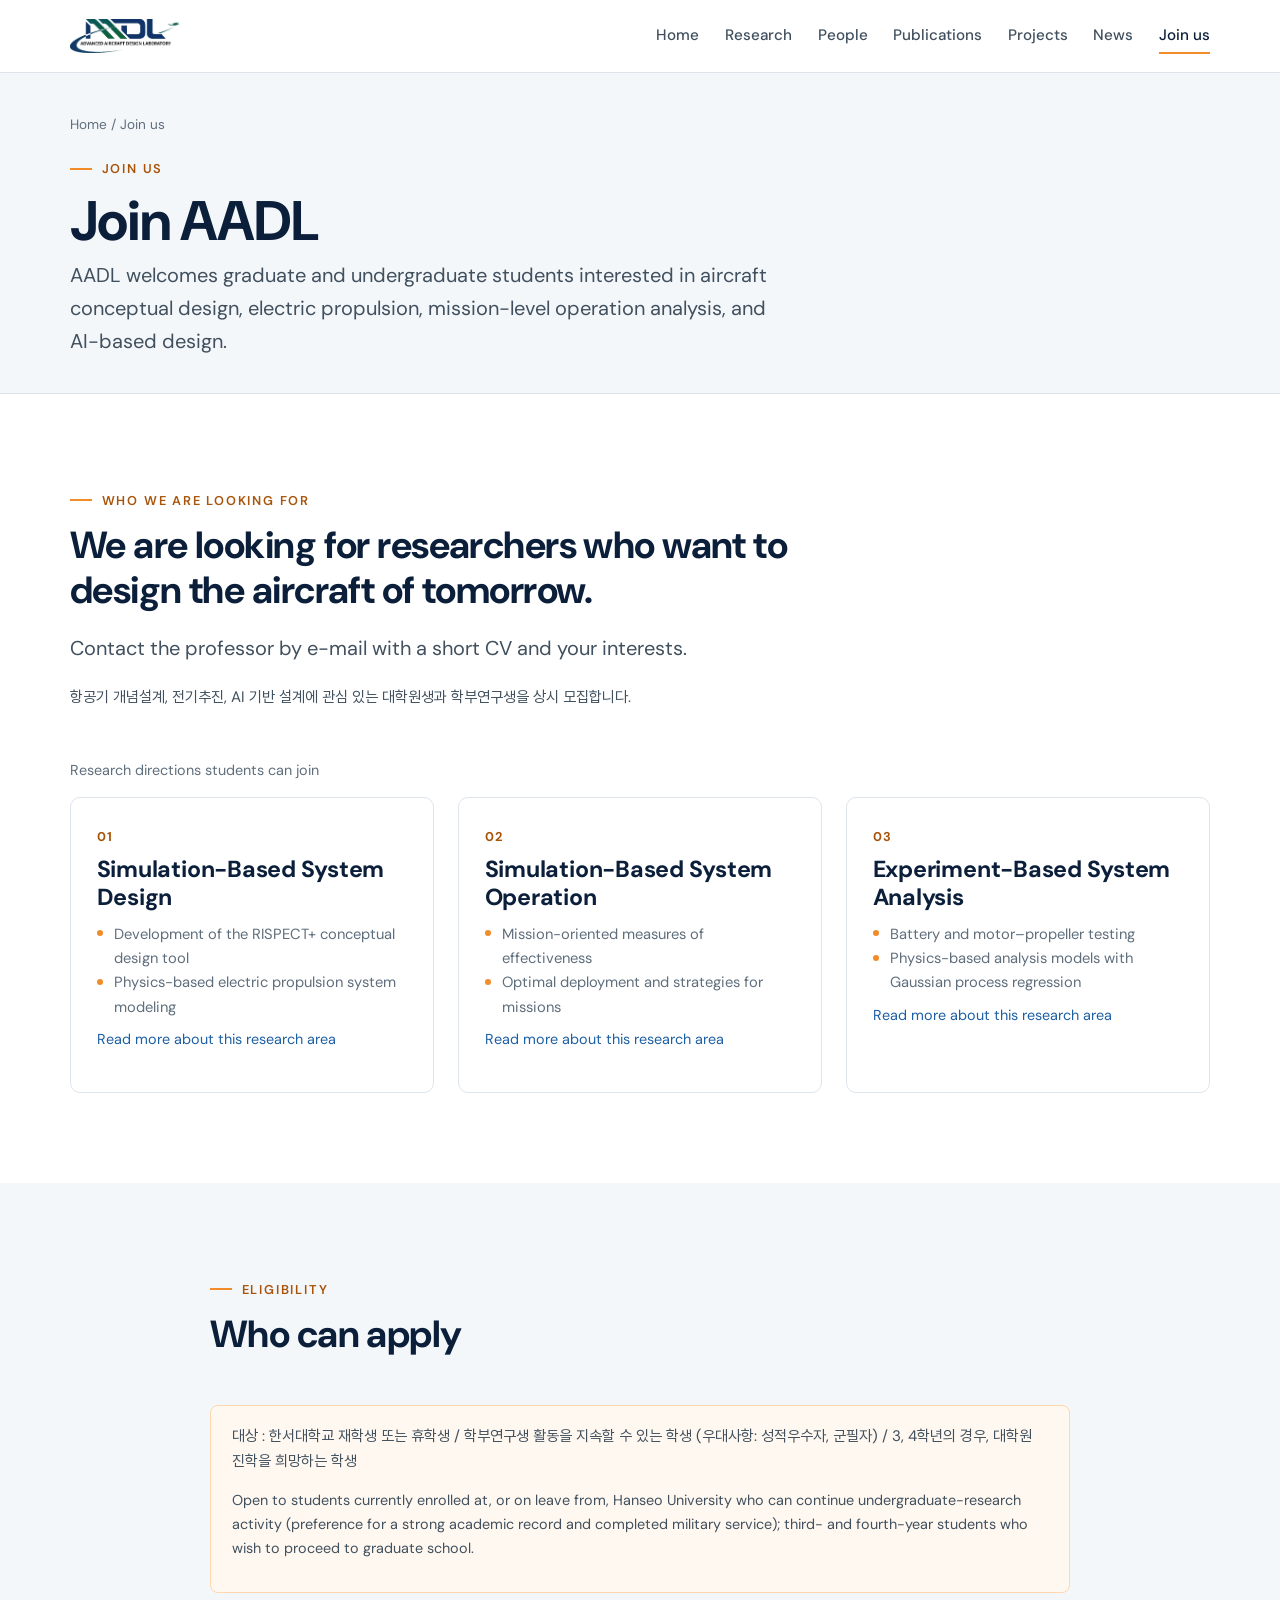
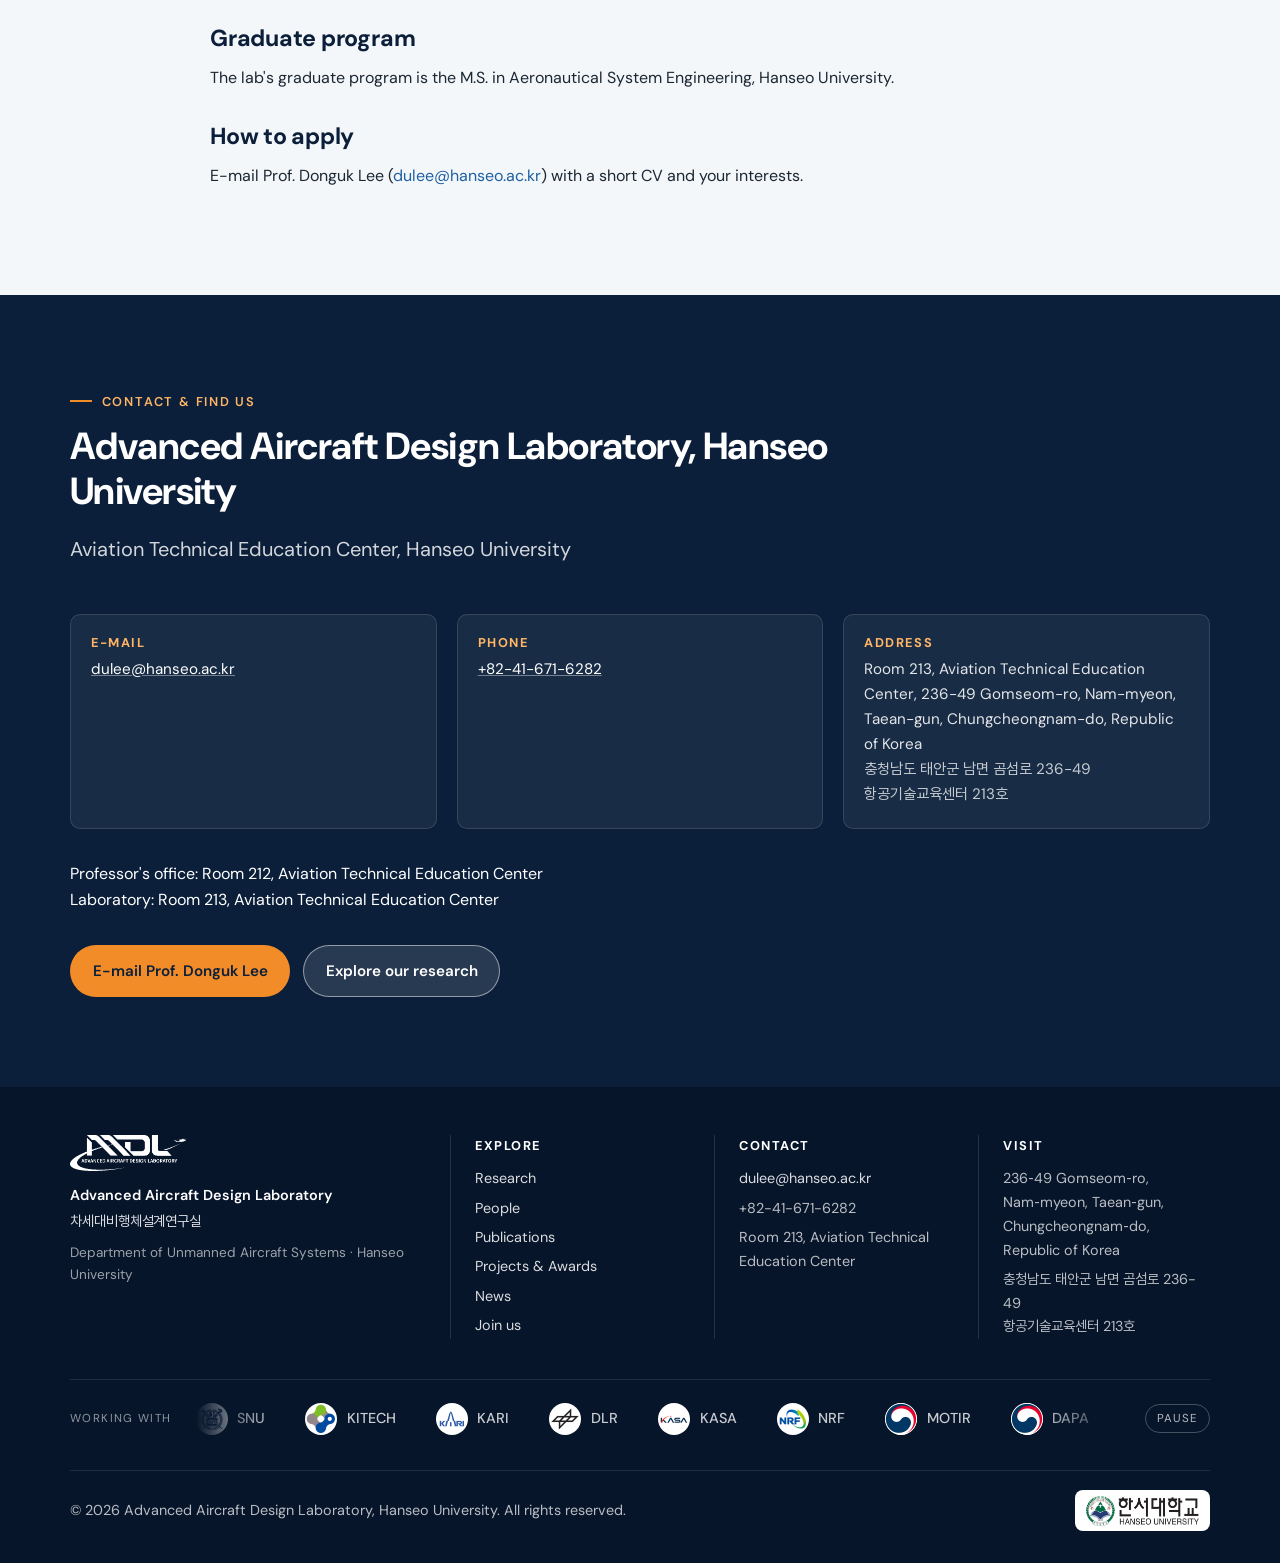
<file: join.html>
<!DOCTYPE html>
<html lang="en">
<head>
  <meta charset="utf-8">
  <meta http-equiv="Content-Security-Policy" content="default-src 'self'; script-src 'self'; style-src 'self' 'unsafe-inline'; img-src 'self'; font-src 'self'; media-src 'self'; connect-src 'none'; object-src 'none'; frame-src 'none'; worker-src 'none'; base-uri 'none'; form-action 'none'">
  <meta name="referrer" content="strict-origin-when-cross-origin">
  <meta name="viewport" content="width=device-width, initial-scale=1">
  <title>Join us — AADL, Hanseo University</title>
  <meta name="description" content="AADL welcomes graduate and undergraduate students interested in aircraft conceptual design, electric propulsion, mission-level operation analysis, and AI-based design.">
  <link rel="icon" type="image/svg+xml" href="assets/img/favicon.svg">
  <link rel="stylesheet" href="assets/css/fonts.css?v=20261102a">
  <link rel="stylesheet" href="assets/css/style.css?v=20261102a">
  <noscript><style>.reveal{opacity:1!important;transform:none!important}</style></noscript>
</head>
<body>

<!-- ===== Navigation (identical on every page; do not edit) ===== -->
<header class="nav nav--always-solid" id="top">
  <div class="container">
    <a class="nav__brand" href="index.html" aria-label="AADL home">
      <img class="logo-light" src="assets/img/logo-aadl-white.png" alt="AADL — Advanced Aircraft Design Laboratory">
      <img class="logo-dark" src="assets/img/logo-aadl.png" alt="">
    </a>
    <button class="nav__toggle" aria-label="Open menu" aria-expanded="false" aria-controls="nav-links"><span></span><span></span><span></span></button>
    <ul class="nav__links" id="nav-links">
      <li><a href="index.html">Home</a></li>
      <li><a href="research.html">Research</a></li>
      <li><a href="people.html">People</a></li>
      <li><a href="publications.html">Publications</a></li>
      <li><a href="projects.html">Projects</a></li>
      <li><a href="news.html">News</a></li>
      <li><a href="join.html">Join us</a></li>
    </ul>
  </div>
</header>

<!-- ===== Page header band ===== -->
<section class="page-hero">
  <div class="container">
    <p class="crumbs"><a href="index.html">Home</a> / Join us</p>
    <p class="eyebrow">Join us</p>
    <h1>Join AADL</h1>
    <p class="lead">AADL welcomes graduate and undergraduate students interested in aircraft conceptual design, electric propulsion, mission-level operation analysis, and AI-based design.</p>
  </div>
</section>

<!-- ===== Page content ===== -->
<main>

  <!-- (1) Who we are looking for -->
  <section class="section" id="who">
    <div class="container">
      <div class="section__head">
        <p class="eyebrow">Who we are looking for</p>
        <h2>We are looking for researchers who want to design the aircraft of tomorrow.</h2>
        <p class="lead">Contact the professor by e-mail with a short CV and your interests.</p>
        <p class="ko" lang="ko">항공기 개념설계, 전기추진, AI 기반 설계에 관심 있는 대학원생과 학부연구생을 상시 모집합니다.</p>
      </div>

      <p class="small muted">Research directions students can join</p>
      <div class="grid grid--3">
        <article class="pillar">
          <span class="pillar__num">01</span>
          <h3>Simulation-Based System Design</h3>
          <ul class="pillar__a">
            <li>Development of the RISPECT+ conceptual design tool</li>
            <li>Physics-based electric propulsion system modeling</li>
          </ul>
          <p class="small"><a href="research.html#pillar-1">Read more about this research area</a></p>
        </article>
        <article class="pillar">
          <span class="pillar__num">02</span>
          <h3>Simulation-Based System Operation</h3>
          <ul class="pillar__a">
            <li>Mission-oriented measures of effectiveness</li>
            <li>Optimal deployment and strategies for missions</li>
          </ul>
          <p class="small"><a href="research.html#pillar-2">Read more about this research area</a></p>
        </article>
        <article class="pillar">
          <span class="pillar__num">03</span>
          <h3>Experiment-Based System Analysis</h3>
          <ul class="pillar__a">
            <li>Battery and motor–propeller testing</li>
            <li>Physics-based analysis models with Gaussian process regression</li>
          </ul>
          <p class="small"><a href="research.html#pillar-3">Read more about this research area</a></p>
        </article>
      </div>
    </div>
  </section>

  <!-- (2) Eligibility and how to apply -->
  <section class="section section--alt" id="eligibility">
    <div class="container container--narrow">
      <div class="section__head">
        <p class="eyebrow">Eligibility</p>
        <h2>Who can apply</h2>
      </div>

      <div class="notice">
        <p lang="ko">대상 : 한서대학교 재학생 또는 휴학생 / 학부연구생 활동을 지속할 수 있는 학생 (우대사항: 성적우수자, 군필자) / 3, 4학년의 경우, 대학원 진학을 희망하는 학생</p>
        <p class="small">Open to students currently enrolled at, or on leave from, Hanseo University who can continue undergraduate-research activity (preference for a strong academic record and completed military service); third- and fourth-year students who wish to proceed to graduate school.</p>
      </div>

      <h3 class="mt-3">Graduate program</h3>
      <p>The lab's graduate program is the M.S. in Aeronautical System Engineering, Hanseo University.</p>

      <h3 class="mt-3">How to apply</h3>
      <p>E-mail Prof. Donguk Lee (<a href="mailto:dulee@hanseo.ac.kr">dulee@hanseo.ac.kr</a>) with a short CV and your interests.</p>
    </div>
  </section>

  <!-- (3) Contact and location -->
  <section class="section section--navy" id="contact">
    <div class="container">
      <div class="section__head">
        <p class="eyebrow">Contact &amp; find us</p>
        <h2>Advanced Aircraft Design Laboratory, Hanseo University</h2>
        <p class="lead">Aviation Technical Education Center, Hanseo University</p>
      </div>

      <div class="contact">
        <div class="contact__item">
          <h3>E-mail</h3>
          <p><a href="mailto:dulee@hanseo.ac.kr">dulee@hanseo.ac.kr</a></p>
        </div>
        <div class="contact__item">
          <h3>Phone</h3>
          <p><a href="tel:+82416716282">+82-41-671-6282</a></p>
        </div>
        <div class="contact__item">
          <h3>Address</h3>
          <p>Room 213, Aviation Technical Education Center, 236-49 Gomseom-ro, Nam-myeon, Taean-gun, Chungcheongnam-do, Republic of Korea</p>
          <p class="ko" lang="ko">충청남도 태안군 남면 곰섬로 236-49 항공기술교육센터 213호</p>
        </div>
      </div>

      <p class="mt-3">Professor's office: Room 212, Aviation Technical Education Center<br>Laboratory: Room 213, Aviation Technical Education Center</p>

      <div class="actions mt-3">
        <a class="btn btn--primary" href="mailto:dulee@hanseo.ac.kr">E-mail Prof. Donguk Lee</a>
        <a class="btn btn--light" href="research.html">Explore our research</a>
      </div>
    </div>
  </section>

</main>

<!-- ===== Footer (identical on every page; do not edit) ===== -->
<footer class="footer">
  <div class="container">
    <div class="footer__top">
      <div class="footer__brand">
        <img src="assets/img/logo-aadl-white.png" alt="AADL">
        <p class="lockup"><span lang="en">Advanced Aircraft Design Laboratory</span><span lang="ko">차세대비행체설계연구실</span><span class="lockup__dept">Department of Unmanned Aircraft Systems · Hanseo University</span></p>
      </div>
      <div class="footer__col">
        <p class="footer__head">Explore</p>
        <ul>
          <li><a href="research.html">Research</a></li>
          <li><a href="people.html">People</a></li>
          <li><a href="publications.html">Publications</a></li>
          <li><a href="projects.html">Projects &amp; Awards</a></li>
          <li><a href="news.html">News</a></li>
          <li><a href="join.html">Join us</a></li>
        </ul>
      </div>
      <div class="footer__col">
        <p class="footer__head">Contact</p>
        <ul>
          <li><a href="mailto:dulee@hanseo.ac.kr">dulee@hanseo.ac.kr</a></li>
          <li>+82-41-671-6282</li>
          <li>Room 213, Aviation Technical Education Center</li>
        </ul>
      </div>
      <div class="footer__col">
        <p class="footer__head">Visit</p>
        <ul>
          <li>236‑49 Gomseom‑ro, Nam‑myeon, Taean‑gun,<br>Chungcheongnam‑do, Republic of Korea</li>
          <li lang="ko">충청남도 태안군 남면 곰섬로 236-49<br>항공기술교육센터 213호</li>
        </ul>
      </div>
    </div>
    <section class="band" aria-labelledby="band-label">
      <p class="band__label" id="band-label">Working with</p>
      <div class="band__viewport">
        <ul class="track">
          <li><img class="band__logo" src="assets/img/partners/snu.png" alt="" width="32" height="32" loading="lazy">SNU</li><li><img class="band__logo" src="assets/img/partners/kitech.png" alt="" width="32" height="32" loading="lazy">KITECH</li><li><img class="band__logo" src="assets/img/partners/kari.png" alt="" width="32" height="32" loading="lazy">KARI</li><li><img class="band__logo" src="assets/img/partners/dlr.png" alt="" width="32" height="32" loading="lazy">DLR</li><li><img class="band__logo" src="assets/img/partners/kasa.png" alt="" width="32" height="32" loading="lazy">KASA</li><li><img class="band__logo" src="assets/img/partners/nrf.png" alt="" width="32" height="32" loading="lazy">NRF</li><li><img class="band__logo" src="assets/img/partners/korea-gov.png" alt="" width="32" height="32" loading="lazy">MOTIR</li><li><img class="band__logo" src="assets/img/partners/korea-gov.png" alt="" width="32" height="32" loading="lazy">DAPA</li>
        </ul>
        <ul class="track" aria-hidden="true">
          <li><img class="band__logo" src="assets/img/partners/snu.png" alt="" width="32" height="32" loading="lazy">SNU</li><li><img class="band__logo" src="assets/img/partners/kitech.png" alt="" width="32" height="32" loading="lazy">KITECH</li><li><img class="band__logo" src="assets/img/partners/kari.png" alt="" width="32" height="32" loading="lazy">KARI</li><li><img class="band__logo" src="assets/img/partners/dlr.png" alt="" width="32" height="32" loading="lazy">DLR</li><li><img class="band__logo" src="assets/img/partners/kasa.png" alt="" width="32" height="32" loading="lazy">KASA</li><li><img class="band__logo" src="assets/img/partners/nrf.png" alt="" width="32" height="32" loading="lazy">NRF</li><li><img class="band__logo" src="assets/img/partners/korea-gov.png" alt="" width="32" height="32" loading="lazy">MOTIR</li><li><img class="band__logo" src="assets/img/partners/korea-gov.png" alt="" width="32" height="32" loading="lazy">DAPA</li>
        </ul>
        <ul class="track" aria-hidden="true">
          <li><img class="band__logo" src="assets/img/partners/snu.png" alt="" width="32" height="32" loading="lazy">SNU</li><li><img class="band__logo" src="assets/img/partners/kitech.png" alt="" width="32" height="32" loading="lazy">KITECH</li><li><img class="band__logo" src="assets/img/partners/kari.png" alt="" width="32" height="32" loading="lazy">KARI</li><li><img class="band__logo" src="assets/img/partners/dlr.png" alt="" width="32" height="32" loading="lazy">DLR</li><li><img class="band__logo" src="assets/img/partners/kasa.png" alt="" width="32" height="32" loading="lazy">KASA</li><li><img class="band__logo" src="assets/img/partners/nrf.png" alt="" width="32" height="32" loading="lazy">NRF</li><li><img class="band__logo" src="assets/img/partners/korea-gov.png" alt="" width="32" height="32" loading="lazy">MOTIR</li><li><img class="band__logo" src="assets/img/partners/korea-gov.png" alt="" width="32" height="32" loading="lazy">DAPA</li>
        </ul>
      </div>
      <button class="band__toggle" type="button" aria-pressed="false" data-band-toggle>Pause</button>
    </section>
    <div class="footer__bottom">
      <span>© 2026 Advanced Aircraft Design Laboratory, Hanseo University. All rights reserved.</span>
      <span class="footer__univ"><img src="assets/img/logo-hanseo.png" alt="Hanseo University"></span>
    </div>
  </div>
</footer>

<script src="assets/js/main.js?v=20261102a"></script>
</body>
</html>
</file>
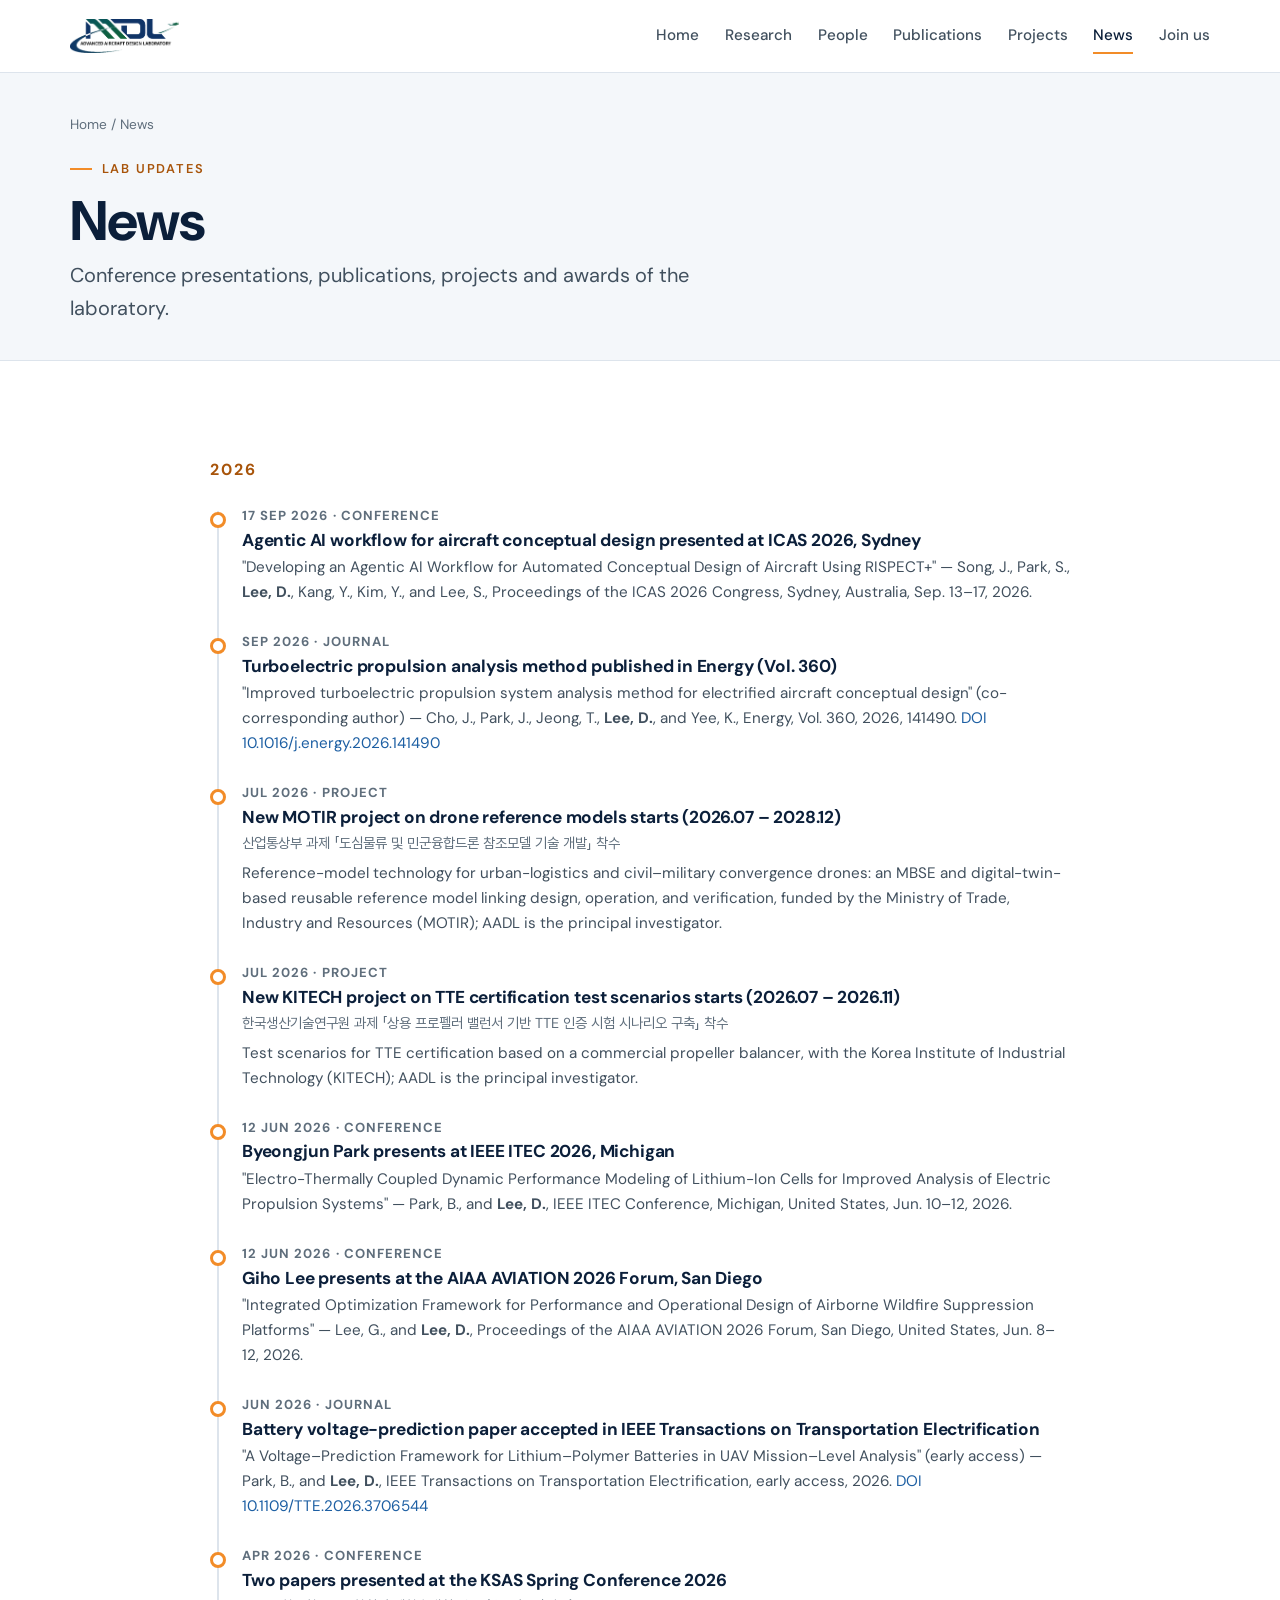
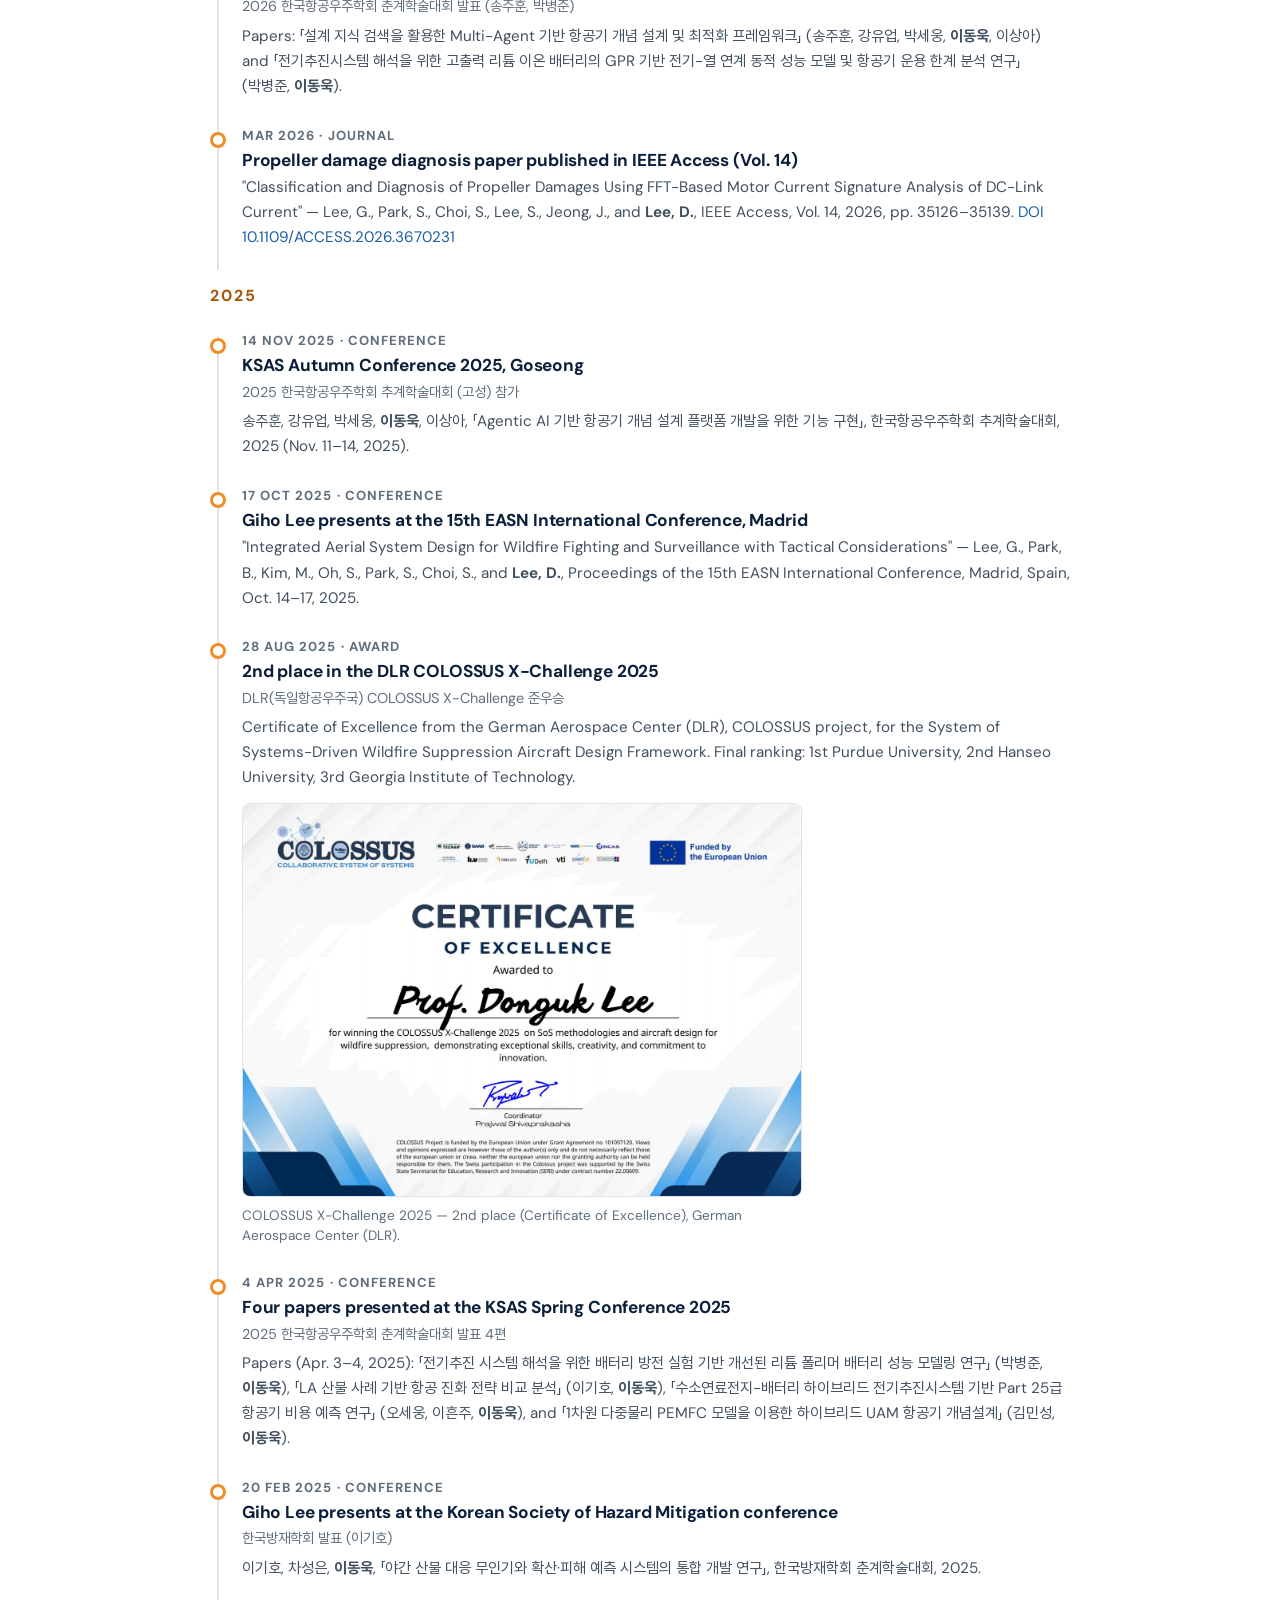
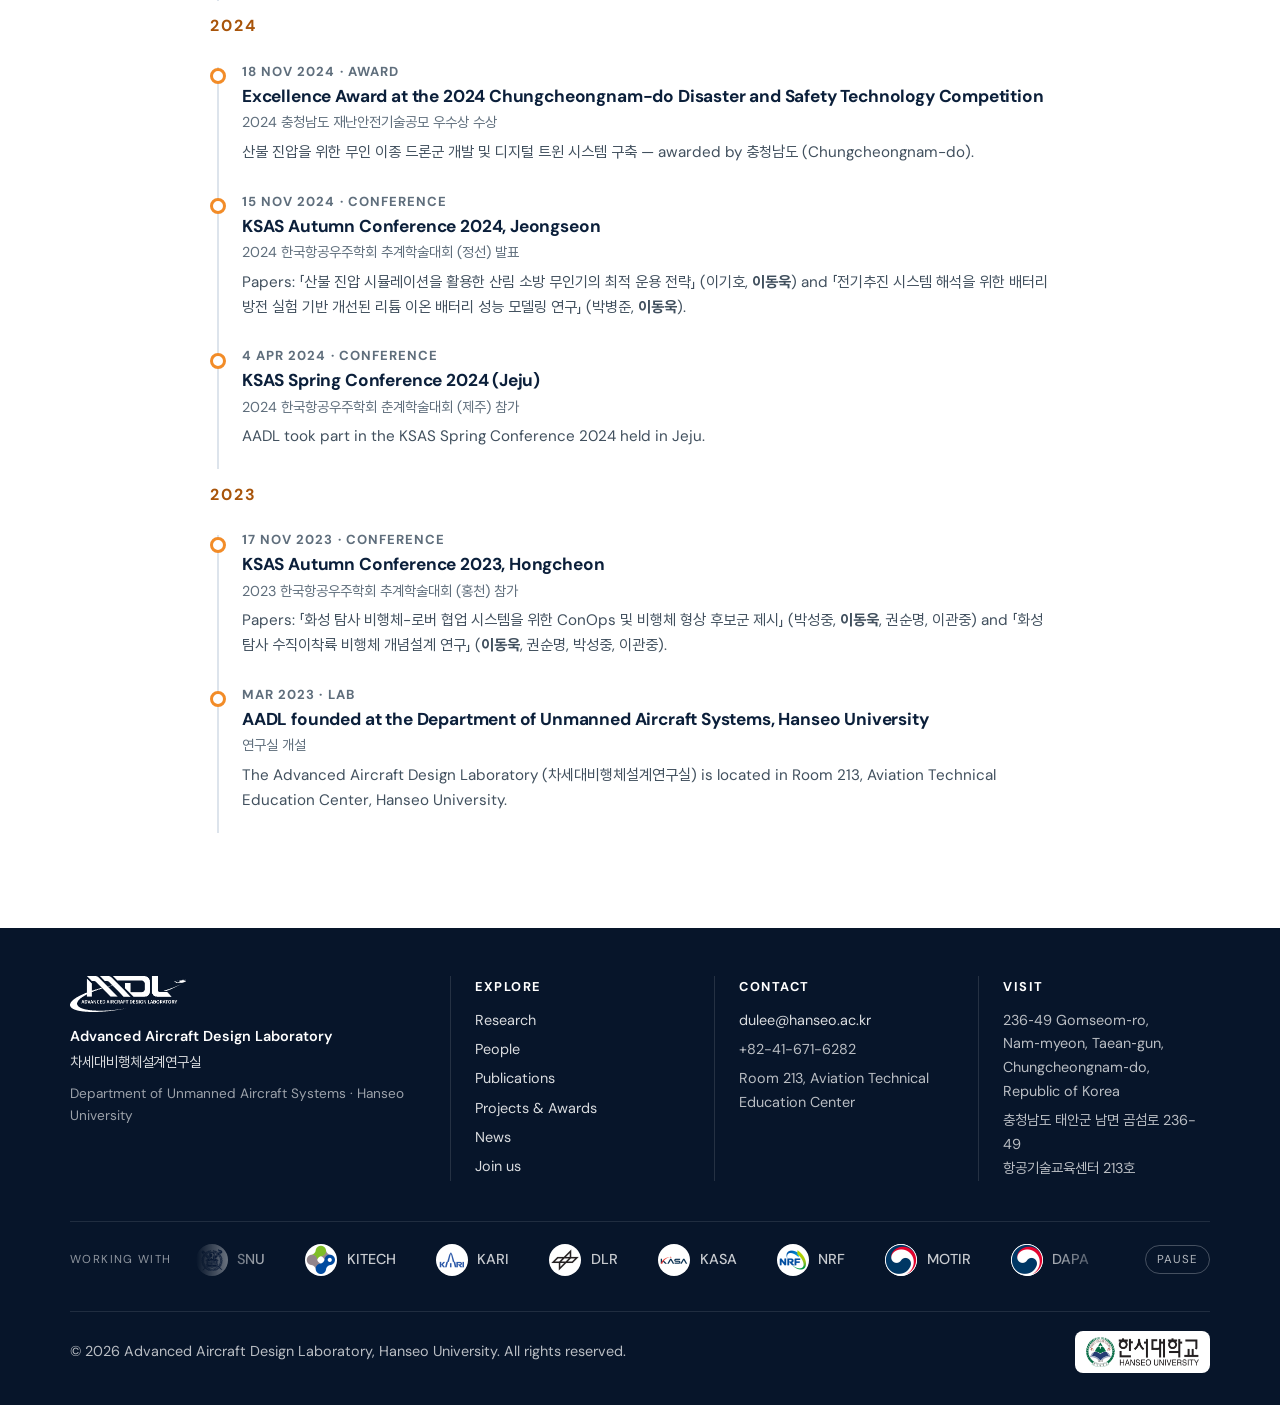
<file: news.html>
<!DOCTYPE html>
<html lang="en">
<head>
  <meta charset="utf-8">
  <meta http-equiv="Content-Security-Policy" content="default-src 'self'; script-src 'self'; style-src 'self' 'unsafe-inline'; img-src 'self'; font-src 'self'; media-src 'self'; connect-src 'none'; object-src 'none'; frame-src 'none'; worker-src 'none'; base-uri 'none'; form-action 'none'">
  <meta name="referrer" content="strict-origin-when-cross-origin">
  <meta name="viewport" content="width=device-width, initial-scale=1">
  <title>News — AADL, Hanseo University</title>
  <meta name="description" content="Conference presentations, journal publications, research projects and awards of the Advanced Aircraft Design Laboratory (AADL), Hanseo University.">
  <link rel="icon" type="image/svg+xml" href="assets/img/favicon.svg">
  <link rel="stylesheet" href="assets/css/fonts.css?v=20261102a">
  <link rel="stylesheet" href="assets/css/style.css?v=20261102a">
  <noscript><style>.reveal{opacity:1!important;transform:none!important}</style></noscript>
</head>
<body>

<!-- ===== Navigation (identical on every page; do not edit) ===== -->
<header class="nav nav--always-solid" id="top">
  <div class="container">
    <a class="nav__brand" href="index.html" aria-label="AADL home">
      <img class="logo-light" src="assets/img/logo-aadl-white.png" alt="AADL — Advanced Aircraft Design Laboratory">
      <img class="logo-dark" src="assets/img/logo-aadl.png" alt="">
    </a>
    <button class="nav__toggle" aria-label="Open menu" aria-expanded="false" aria-controls="nav-links"><span></span><span></span><span></span></button>
    <ul class="nav__links" id="nav-links">
      <li><a href="index.html">Home</a></li>
      <li><a href="research.html">Research</a></li>
      <li><a href="people.html">People</a></li>
      <li><a href="publications.html">Publications</a></li>
      <li><a href="projects.html">Projects</a></li>
      <li><a href="news.html">News</a></li>
      <li><a href="join.html">Join us</a></li>
    </ul>
  </div>
</header>

<!-- ===== Page header band ===== -->
<section class="page-hero">
  <div class="container">
    <p class="crumbs"><a href="index.html">Home</a> / News</p>
    <p class="eyebrow">Lab updates</p>
    <h1>News</h1>
    <p class="lead">Conference presentations, publications, projects and awards of the laboratory.</p>
  </div>
</section>

<!-- ===== Page content ===== -->
<main>
  <section class="section" id="news-timeline">
    <div class="container container--narrow">

      <section class="year">
      <!-- 2026 -->
      <h2 class="year-head" id="y-2026">2026</h2>
      <ol class="timeline">
        <li class="timeline__item" id="n-2026-09-17">
          <div class="timeline__date">17 Sep 2026 · Conference</div>
          <h3 class="timeline__title">Agentic AI workflow for aircraft conceptual design presented at ICAS 2026, Sydney</h3>
          <p class="timeline__text">"Developing an Agentic AI Workflow for Automated Conceptual Design of Aircraft Using RISPECT+" — Song, J., Park, S., <strong>Lee, D.</strong>, Kang, Y., Kim, Y., and Lee, S., Proceedings of the ICAS 2026 Congress, Sydney, Australia, Sep. 13–17, 2026.</p>
        </li>
        <li class="timeline__item" id="n-2026-09-01">
          <div class="timeline__date">Sep 2026 · Journal</div>
          <h3 class="timeline__title">Turboelectric propulsion analysis method published in Energy (Vol. 360)</h3>
          <p class="timeline__text">"Improved turboelectric propulsion system analysis method for electrified aircraft conceptual design" (co-corresponding author) — Cho, J., Park, J., Jeong, T., <strong>Lee, D.</strong>, and Yee, K., Energy, Vol. 360, 2026, 141490. <a target="_blank" rel="noopener" href="https://doi.org/10.1016/j.energy.2026.141490">DOI 10.1016/j.energy.2026.141490</a></p>
        </li>
        <li class="timeline__item" id="n-2026-07-01">
          <div class="timeline__date">Jul 2026 · Project</div>
          <h3 class="timeline__title">New MOTIR project on drone reference models starts (2026.07 – 2028.12)</h3>
          <p class="timeline__ko" lang="ko">산업통상부 과제 「도심물류 및 민군융합드론 참조모델 기술 개발」 착수</p>
          <p class="timeline__text">Reference-model technology for urban-logistics and civil–military convergence drones: an MBSE and digital-twin-based reusable reference model linking design, operation, and verification, funded by the Ministry of Trade, Industry and Resources (MOTIR); AADL is the principal investigator.</p>
        </li>
        <li class="timeline__item" id="n-2026-07-01b">
          <div class="timeline__date">Jul 2026 · Project</div>
          <h3 class="timeline__title">New KITECH project on TTE certification test scenarios starts (2026.07 – 2026.11)</h3>
          <p class="timeline__ko" lang="ko">한국생산기술연구원 과제 「상용 프로펠러 밸런서 기반 TTE 인증 시험 시나리오 구축」 착수</p>
          <p class="timeline__text">Test scenarios for TTE certification based on a commercial propeller balancer, with the Korea Institute of Industrial Technology (KITECH); AADL is the principal investigator.</p>
        </li>
        <li class="timeline__item" id="n-2026-06-12">
          <div class="timeline__date">12 Jun 2026 · Conference</div>
          <h3 class="timeline__title">Byeongjun Park presents at IEEE ITEC 2026, Michigan</h3>
          <p class="timeline__text">"Electro-Thermally Coupled Dynamic Performance Modeling of Lithium-Ion Cells for Improved Analysis of Electric Propulsion Systems" — Park, B., and <strong>Lee, D.</strong>, IEEE ITEC Conference, Michigan, United States, Jun. 10–12, 2026.</p>
        </li>
        <li class="timeline__item" id="n-2026-06-12b">
          <div class="timeline__date">12 Jun 2026 · Conference</div>
          <h3 class="timeline__title">Giho Lee presents at the AIAA AVIATION 2026 Forum, San Diego</h3>
          <p class="timeline__text">"Integrated Optimization Framework for Performance and Operational Design of Airborne Wildfire Suppression Platforms" — Lee, G., and <strong>Lee, D.</strong>, Proceedings of the AIAA AVIATION 2026 Forum, San Diego, United States, Jun. 8–12, 2026.</p>
        </li>
        <li class="timeline__item" id="n-2026-06-01">
          <div class="timeline__date">Jun 2026 · Journal</div>
          <h3 class="timeline__title">Battery voltage-prediction paper accepted in IEEE Transactions on Transportation Electrification</h3>
          <p class="timeline__text">"A Voltage–Prediction Framework for Lithium–Polymer Batteries in UAV Mission–Level Analysis" (early access) — Park, B., and <strong>Lee, D.</strong>, IEEE Transactions on Transportation Electrification, early access, 2026. <a target="_blank" rel="noopener" href="https://doi.org/10.1109/TTE.2026.3706544">DOI 10.1109/TTE.2026.3706544</a></p>
        </li>
        <li class="timeline__item" id="n-2026-04-01">
          <div class="timeline__date">Apr 2026 · Conference</div>
          <h3 class="timeline__title">Two papers presented at the KSAS Spring Conference 2026</h3>
          <p class="timeline__ko" lang="ko">2026 한국항공우주학회 춘계학술대회 발표 (송주훈, 박병준)</p>
          <p class="timeline__text">Papers: 「설계 지식 검색을 활용한 Multi-Agent 기반 항공기 개념 설계 및 최적화 프레임워크」 (송주훈, 강유업, 박세웅, <strong>이동욱</strong>, 이상아) and 「전기추진시스템 해석을 위한 고출력 리튬 이온 배터리의 GPR 기반 전기-열 연계 동적 성능 모델 및 항공기 운용 한계 분석 연구」 (박병준, <strong>이동욱</strong>).</p>
        </li>
        <li class="timeline__item" id="n-2026-03-01">
          <div class="timeline__date">Mar 2026 · Journal</div>
          <h3 class="timeline__title">Propeller damage diagnosis paper published in IEEE Access (Vol. 14)</h3>
          <p class="timeline__text">"Classification and Diagnosis of Propeller Damages Using FFT-Based Motor Current Signature Analysis of DC-Link Current" — Lee, G., Park, S., Choi, S., Lee, S., Jeong, J., and <strong>Lee, D.</strong>, IEEE Access, Vol. 14, 2026, pp. 35126–35139. <a target="_blank" rel="noopener" href="https://doi.org/10.1109/ACCESS.2026.3670231">DOI 10.1109/ACCESS.2026.3670231</a></p>
        </li>
      </ol>
      </section>

      <section class="year">
      <!-- 2025 -->
      <h2 class="year-head" id="y-2025">2025</h2>
      <ol class="timeline">
        <li class="timeline__item" id="n-2025-11-14">
          <div class="timeline__date">14 Nov 2025 · Conference</div>
          <h3 class="timeline__title">KSAS Autumn Conference 2025, Goseong</h3>
          <p class="timeline__ko" lang="ko">2025 한국항공우주학회 추계학술대회 (고성) 참가</p>
          <p class="timeline__text">송주훈, 강유업, 박세웅, <strong>이동욱</strong>, 이상아, 「Agentic AI 기반 항공기 개념 설계 플랫폼 개발을 위한 기능 구현」, 한국항공우주학회 추계학술대회, 2025 (Nov. 11–14, 2025).</p>
        </li>
        <li class="timeline__item" id="n-2025-10-17">
          <div class="timeline__date">17 Oct 2025 · Conference</div>
          <h3 class="timeline__title">Giho Lee presents at the 15th EASN International Conference, Madrid</h3>
          <p class="timeline__text">"Integrated Aerial System Design for Wildfire Fighting and Surveillance with Tactical Considerations" — Lee, G., Park, B., Kim, M., Oh, S., Park, S., Choi, S., and <strong>Lee, D.</strong>, Proceedings of the 15th EASN International Conference, Madrid, Spain, Oct. 14–17, 2025.</p>
        </li>
        <li class="timeline__item" id="n-2025-08-28">
          <div class="timeline__date">28 Aug 2025 · Award</div>
          <h3 class="timeline__title">2nd place in the DLR COLOSSUS X-Challenge 2025</h3>
          <p class="timeline__ko" lang="ko">DLR(독일항공우주국) COLOSSUS X-Challenge 준우승</p>
          <p class="timeline__text">Certificate of Excellence from the German Aerospace Center (DLR), COLOSSUS project, for the System of Systems-Driven Wildfire Suppression Aircraft Design Framework. Final ranking: 1st Purdue University, 2nd Hanseo University, 3rd Georgia Institute of Technology.</p>
          <figure class="figure">
            <img src="assets/img/awards/colossus-certificate.jpg" alt="COLOSSUS X-Challenge 2025 certificate of excellence (2nd place) awarded by DLR" loading="lazy">
            <figcaption>COLOSSUS X-Challenge 2025 — 2nd place (Certificate of Excellence), German Aerospace Center (DLR).</figcaption>
          </figure>
        </li>
        <li class="timeline__item" id="n-2025-04-04">
          <div class="timeline__date">4 Apr 2025 · Conference</div>
          <h3 class="timeline__title">Four papers presented at the KSAS Spring Conference 2025</h3>
          <p class="timeline__ko" lang="ko">2025 한국항공우주학회 춘계학술대회 발표 4편</p>
          <p class="timeline__text">Papers (Apr. 3–4, 2025): 「전기추진 시스템 해석을 위한 배터리 방전 실험 기반 개선된 리튬 폴리머 배터리 성능 모델링 연구」 (박병준, <strong>이동욱</strong>), 「LA 산불 사례 기반 항공 진화 전략 비교 분석」 (이기호, <strong>이동욱</strong>), 「수소연료전지-배터리 하이브리드 전기추진시스템 기반 Part 25급 항공기 비용 예측 연구」 (오세웅, 이흔주, <strong>이동욱</strong>), and 「1차원 다중물리 PEMFC 모델을 이용한 하이브리드 UAM 항공기 개념설계」 (김민성, <strong>이동욱</strong>).</p>
        </li>
        <li class="timeline__item" id="n-2025-02-20">
          <div class="timeline__date">20 Feb 2025 · Conference</div>
          <h3 class="timeline__title">Giho Lee presents at the Korean Society of Hazard Mitigation conference</h3>
          <p class="timeline__ko" lang="ko">한국방재학회 발표 (이기호)</p>
          <p class="timeline__text">이기호, 차성은, <strong>이동욱</strong>, 「야간 산불 대응 무인기와 확산·피해 예측 시스템의 통합 개발 연구」, 한국방재학회 춘계학술대회, 2025.</p>
        </li>
      </ol>
      </section>

      <section class="year">
      <!-- 2024 -->
      <h2 class="year-head" id="y-2024">2024</h2>
      <ol class="timeline">
        <li class="timeline__item" id="n-2024-11-18">
          <div class="timeline__date">18 Nov 2024 · Award</div>
          <h3 class="timeline__title">Excellence Award at the 2024 Chungcheongnam-do Disaster and Safety Technology Competition</h3>
          <p class="timeline__ko" lang="ko">2024 충청남도 재난안전기술공모 우수상 수상</p>
          <p class="timeline__text">산불 진압을 위한 무인 이종 드론군 개발 및 디지털 트윈 시스템 구축 — awarded by 충청남도 (Chungcheongnam-do).</p>
        </li>
        <li class="timeline__item" id="n-2024-11-15">
          <div class="timeline__date">15 Nov 2024 · Conference</div>
          <h3 class="timeline__title">KSAS Autumn Conference 2024, Jeongseon</h3>
          <p class="timeline__ko" lang="ko">2024 한국항공우주학회 추계학술대회 (정선) 발표</p>
          <p class="timeline__text">Papers: 「산불 진압 시뮬레이션을 활용한 산림 소방 무인기의 최적 운용 전략」 (이기호, <strong>이동욱</strong>) and 「전기추진 시스템 해석을 위한 배터리 방전 실험 기반 개선된 리튬 이온 배터리 성능 모델링 연구」 (박병준, <strong>이동욱</strong>).</p>
        </li>
        <li class="timeline__item" id="n-2024-04-04">
          <div class="timeline__date">4 Apr 2024 · Conference</div>
          <h3 class="timeline__title">KSAS Spring Conference 2024 (Jeju)</h3>
          <p class="timeline__ko" lang="ko">2024 한국항공우주학회 춘계학술대회 (제주) 참가</p>
          <p class="timeline__text">AADL took part in the KSAS Spring Conference 2024 held in Jeju.</p>
        </li>
      </ol>
      </section>

      <section class="year">
      <!-- 2023 -->
      <h2 class="year-head" id="y-2023">2023</h2>
      <ol class="timeline">
        <li class="timeline__item" id="n-2023-11-17">
          <div class="timeline__date">17 Nov 2023 · Conference</div>
          <h3 class="timeline__title">KSAS Autumn Conference 2023, Hongcheon</h3>
          <p class="timeline__ko" lang="ko">2023 한국항공우주학회 추계학술대회 (홍천) 참가</p>
          <p class="timeline__text">Papers: 「화성 탐사 비행체-로버 협업 시스템을 위한 ConOps 및 비행체 형상 후보군 제시」 (박성중, <strong>이동욱</strong>, 권순명, 이관중) and 「화성 탐사 수직이착륙 비행체 개념설계 연구」 (<strong>이동욱</strong>, 권순명, 박성중, 이관중).</p>
        </li>
        <li class="timeline__item" id="n-2023-03-01">
          <div class="timeline__date">Mar 2023 · Lab</div>
          <h3 class="timeline__title">AADL founded at the Department of Unmanned Aircraft Systems, Hanseo University</h3>
          <p class="timeline__ko" lang="ko">연구실 개설</p>
          <p class="timeline__text">The Advanced Aircraft Design Laboratory (차세대비행체설계연구실) is located in Room 213, Aviation Technical Education Center, Hanseo University.</p>
        </li>
      </ol>
      </section>

    </div>
  </section>
</main>

<!-- ===== Footer (identical on every page; do not edit) ===== -->
<footer class="footer">
  <div class="container">
    <div class="footer__top">
      <div class="footer__brand">
        <img src="assets/img/logo-aadl-white.png" alt="AADL">
        <p class="lockup"><span lang="en">Advanced Aircraft Design Laboratory</span><span lang="ko">차세대비행체설계연구실</span><span class="lockup__dept">Department of Unmanned Aircraft Systems · Hanseo University</span></p>
      </div>
      <div class="footer__col">
        <p class="footer__head">Explore</p>
        <ul>
          <li><a href="research.html">Research</a></li>
          <li><a href="people.html">People</a></li>
          <li><a href="publications.html">Publications</a></li>
          <li><a href="projects.html">Projects &amp; Awards</a></li>
          <li><a href="news.html">News</a></li>
          <li><a href="join.html">Join us</a></li>
        </ul>
      </div>
      <div class="footer__col">
        <p class="footer__head">Contact</p>
        <ul>
          <li><a href="mailto:dulee@hanseo.ac.kr">dulee@hanseo.ac.kr</a></li>
          <li>+82-41-671-6282</li>
          <li>Room 213, Aviation Technical Education Center</li>
        </ul>
      </div>
      <div class="footer__col">
        <p class="footer__head">Visit</p>
        <ul>
          <li>236‑49 Gomseom‑ro, Nam‑myeon, Taean‑gun,<br>Chungcheongnam‑do, Republic of Korea</li>
          <li lang="ko">충청남도 태안군 남면 곰섬로 236-49<br>항공기술교육센터 213호</li>
        </ul>
      </div>
    </div>
    <section class="band" aria-labelledby="band-label">
      <p class="band__label" id="band-label">Working with</p>
      <div class="band__viewport">
        <ul class="track">
          <li><img class="band__logo" src="assets/img/partners/snu.png" alt="" width="32" height="32" loading="lazy">SNU</li><li><img class="band__logo" src="assets/img/partners/kitech.png" alt="" width="32" height="32" loading="lazy">KITECH</li><li><img class="band__logo" src="assets/img/partners/kari.png" alt="" width="32" height="32" loading="lazy">KARI</li><li><img class="band__logo" src="assets/img/partners/dlr.png" alt="" width="32" height="32" loading="lazy">DLR</li><li><img class="band__logo" src="assets/img/partners/kasa.png" alt="" width="32" height="32" loading="lazy">KASA</li><li><img class="band__logo" src="assets/img/partners/nrf.png" alt="" width="32" height="32" loading="lazy">NRF</li><li><img class="band__logo" src="assets/img/partners/korea-gov.png" alt="" width="32" height="32" loading="lazy">MOTIR</li><li><img class="band__logo" src="assets/img/partners/korea-gov.png" alt="" width="32" height="32" loading="lazy">DAPA</li>
        </ul>
        <ul class="track" aria-hidden="true">
          <li><img class="band__logo" src="assets/img/partners/snu.png" alt="" width="32" height="32" loading="lazy">SNU</li><li><img class="band__logo" src="assets/img/partners/kitech.png" alt="" width="32" height="32" loading="lazy">KITECH</li><li><img class="band__logo" src="assets/img/partners/kari.png" alt="" width="32" height="32" loading="lazy">KARI</li><li><img class="band__logo" src="assets/img/partners/dlr.png" alt="" width="32" height="32" loading="lazy">DLR</li><li><img class="band__logo" src="assets/img/partners/kasa.png" alt="" width="32" height="32" loading="lazy">KASA</li><li><img class="band__logo" src="assets/img/partners/nrf.png" alt="" width="32" height="32" loading="lazy">NRF</li><li><img class="band__logo" src="assets/img/partners/korea-gov.png" alt="" width="32" height="32" loading="lazy">MOTIR</li><li><img class="band__logo" src="assets/img/partners/korea-gov.png" alt="" width="32" height="32" loading="lazy">DAPA</li>
        </ul>
        <ul class="track" aria-hidden="true">
          <li><img class="band__logo" src="assets/img/partners/snu.png" alt="" width="32" height="32" loading="lazy">SNU</li><li><img class="band__logo" src="assets/img/partners/kitech.png" alt="" width="32" height="32" loading="lazy">KITECH</li><li><img class="band__logo" src="assets/img/partners/kari.png" alt="" width="32" height="32" loading="lazy">KARI</li><li><img class="band__logo" src="assets/img/partners/dlr.png" alt="" width="32" height="32" loading="lazy">DLR</li><li><img class="band__logo" src="assets/img/partners/kasa.png" alt="" width="32" height="32" loading="lazy">KASA</li><li><img class="band__logo" src="assets/img/partners/nrf.png" alt="" width="32" height="32" loading="lazy">NRF</li><li><img class="band__logo" src="assets/img/partners/korea-gov.png" alt="" width="32" height="32" loading="lazy">MOTIR</li><li><img class="band__logo" src="assets/img/partners/korea-gov.png" alt="" width="32" height="32" loading="lazy">DAPA</li>
        </ul>
      </div>
      <button class="band__toggle" type="button" aria-pressed="false" data-band-toggle>Pause</button>
    </section>
    <div class="footer__bottom">
      <span>© 2026 Advanced Aircraft Design Laboratory, Hanseo University. All rights reserved.</span>
      <span class="footer__univ"><img src="assets/img/logo-hanseo.png" alt="Hanseo University"></span>
    </div>
  </div>
</footer>

<script src="assets/js/main.js?v=20261102a"></script>
</body>
</html>
</file>
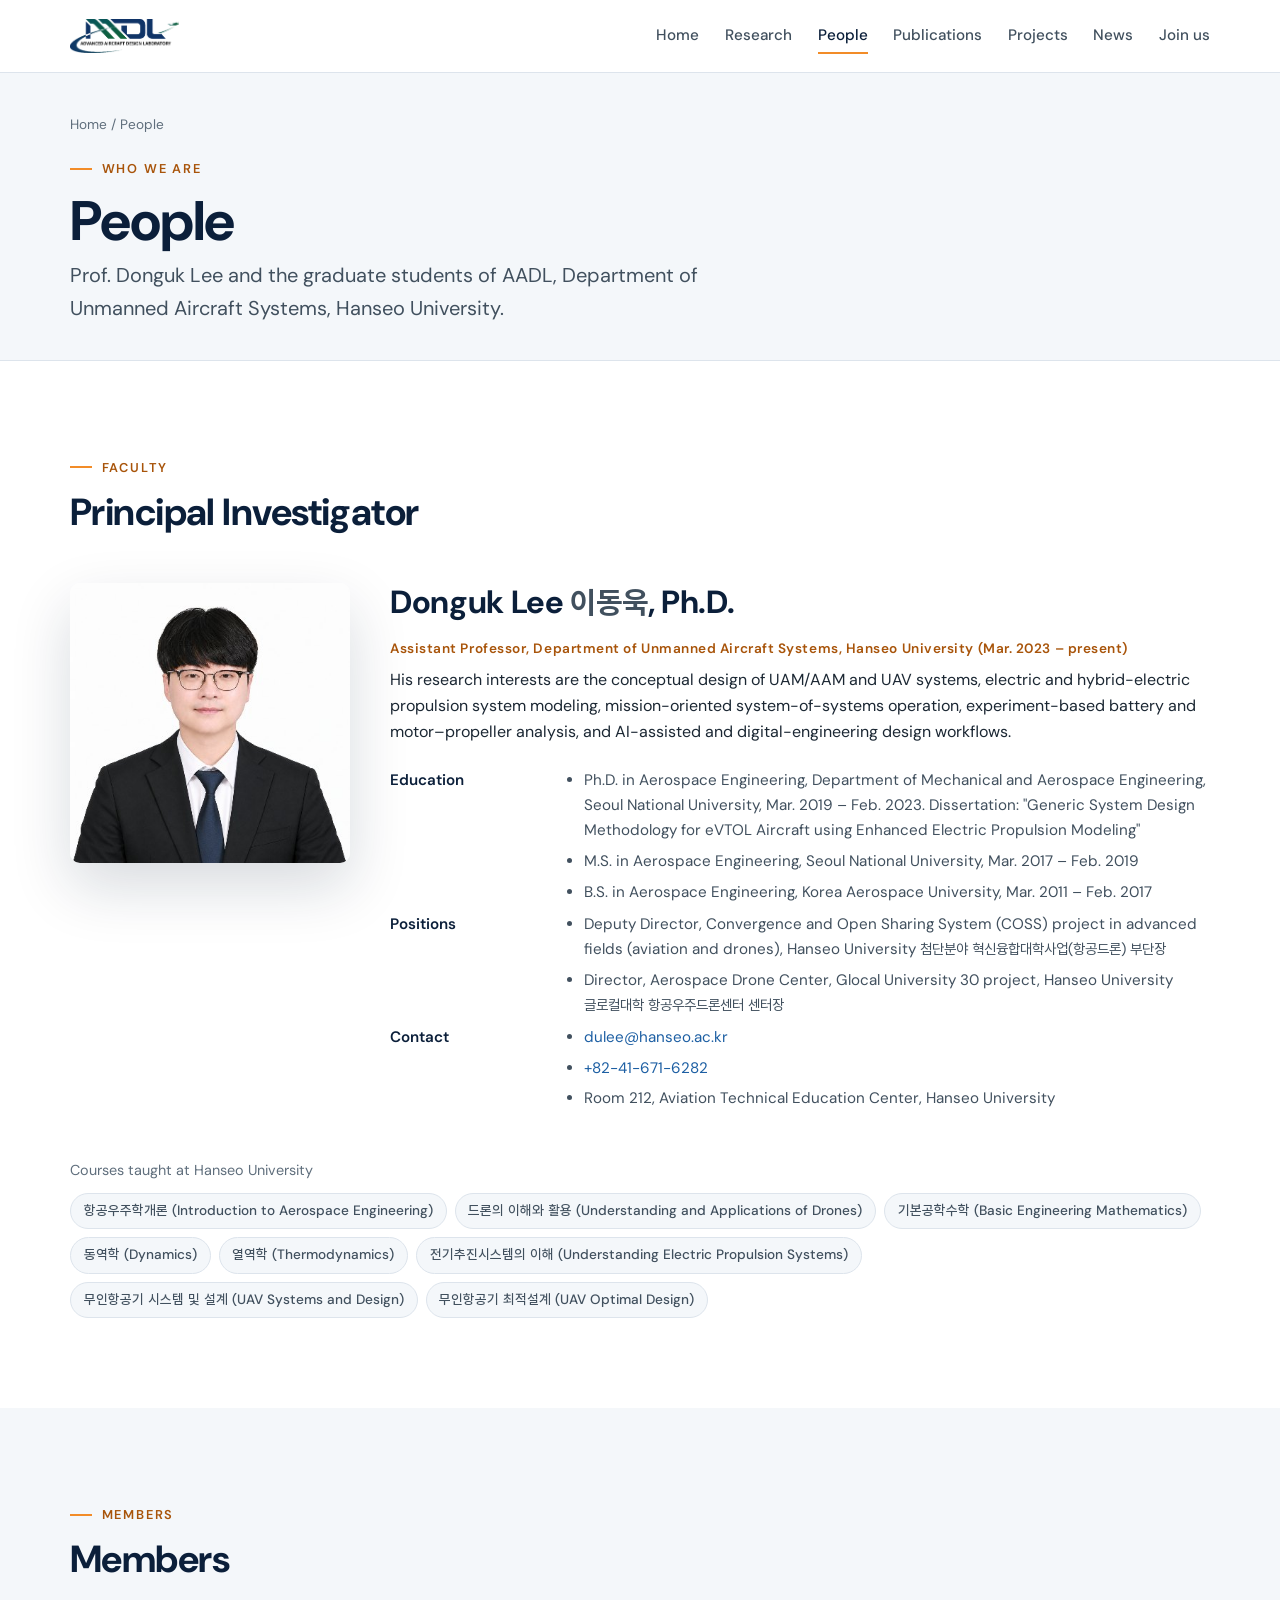
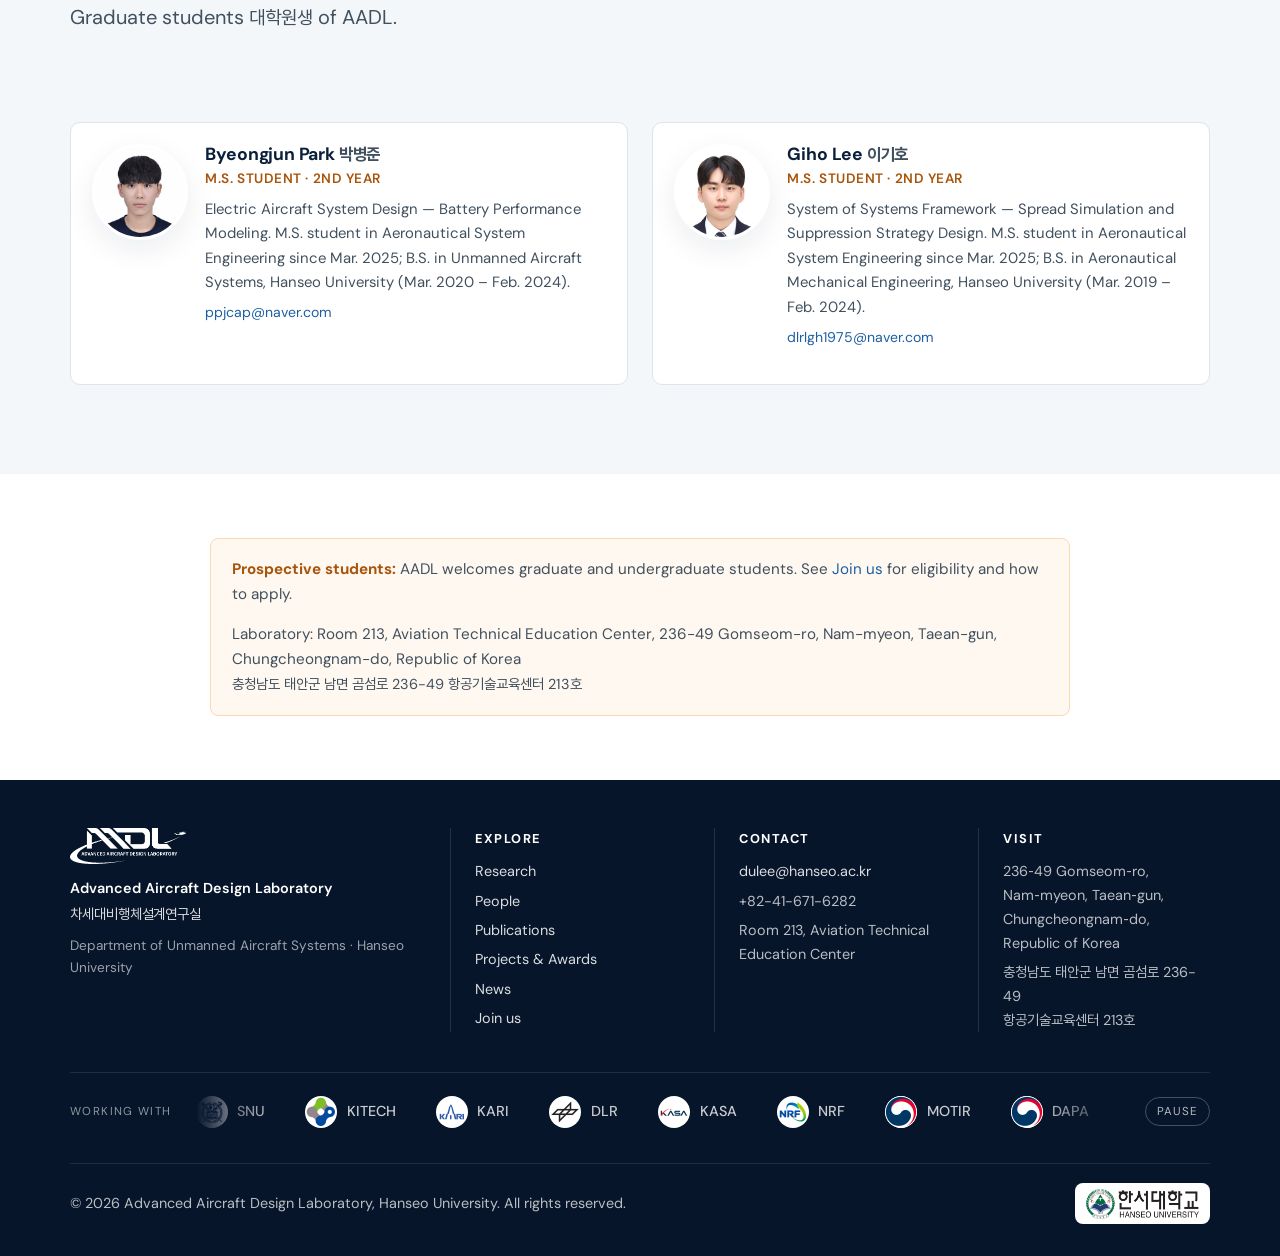
<file: people.html>
<!DOCTYPE html>
<html lang="en">
<head>
  <meta charset="utf-8">
  <meta http-equiv="Content-Security-Policy" content="default-src 'self'; script-src 'self'; style-src 'self' 'unsafe-inline'; img-src 'self'; font-src 'self'; media-src 'self'; connect-src 'none'; object-src 'none'; frame-src 'none'; worker-src 'none'; base-uri 'none'; form-action 'none'">
  <meta name="referrer" content="strict-origin-when-cross-origin">
  <meta name="viewport" content="width=device-width, initial-scale=1">
  <title>People — AADL, Hanseo University</title>
  <meta name="description" content="People of the Advanced Aircraft Design Laboratory (AADL), Hanseo University: Prof. Donguk Lee and the graduate students of the lab.">
  <link rel="icon" type="image/svg+xml" href="assets/img/favicon.svg">
  <link rel="stylesheet" href="assets/css/fonts.css?v=20261102a">
  <link rel="stylesheet" href="assets/css/style.css?v=20261102a">
  <noscript><style>.reveal{opacity:1!important;transform:none!important}</style></noscript>
</head>
<body>

<!-- ===== Navigation (identical on every page; do not edit) ===== -->
<header class="nav nav--always-solid" id="top">
  <div class="container">
    <a class="nav__brand" href="index.html" aria-label="AADL home">
      <img class="logo-light" src="assets/img/logo-aadl-white.png" alt="AADL — Advanced Aircraft Design Laboratory">
      <img class="logo-dark" src="assets/img/logo-aadl.png" alt="">
    </a>
    <button class="nav__toggle" aria-label="Open menu" aria-expanded="false" aria-controls="nav-links"><span></span><span></span><span></span></button>
    <ul class="nav__links" id="nav-links">
      <li><a href="index.html">Home</a></li>
      <li><a href="research.html">Research</a></li>
      <li><a href="people.html">People</a></li>
      <li><a href="publications.html">Publications</a></li>
      <li><a href="projects.html">Projects</a></li>
      <li><a href="news.html">News</a></li>
      <li><a href="join.html">Join us</a></li>
    </ul>
  </div>
</header>

<!-- ===== Page header band ===== -->
<section class="page-hero">
  <div class="container">
    <p class="crumbs"><a href="index.html">Home</a> / People</p>
    <p class="eyebrow">Who we are</p>
    <h1>People</h1>
    <p class="lead">Prof. Donguk Lee and the graduate students of AADL, Department of Unmanned Aircraft Systems, Hanseo University.</p>
  </div>
</section>

<!-- ===== Page content ===== -->
<main>

  <!-- Principal Investigator -->
  <section class="section" id="pi">
    <div class="container">
      <div class="section__head">
        <p class="eyebrow">Faculty</p>
        <h2>Principal Investigator</h2>
      </div>
      <div class="pi">
        <div class="pi__photo">
          <img src="assets/img/people/donguk-lee.jpg" alt="Prof. Donguk Lee">
        </div>
        <div>
          <h3 class="pi__name">Donguk Lee <span class="ko" lang="ko">이동욱</span>, Ph.D.</h3>
          <p class="person__role">Assistant Professor, Department of Unmanned Aircraft Systems, Hanseo University (Mar. 2023 – present)</p>
          <p>His research interests are the conceptual design of UAM/AAM and UAV systems, electric and hybrid-electric propulsion system modeling, mission-oriented system-of-systems operation, experiment-based battery and motor–propeller analysis, and AI-assisted and digital-engineering design workflows.</p>
          <dl>
            <dt>Education</dt>
            <dd>
              <ul>
                <li>Ph.D. in Aerospace Engineering, Department of Mechanical and Aerospace Engineering, Seoul National University, Mar. 2019 – Feb. 2023. Dissertation: "Generic System Design Methodology for eVTOL Aircraft using Enhanced Electric Propulsion Modeling"</li>
                <li>M.S. in Aerospace Engineering, Seoul National University, Mar. 2017 – Feb. 2019</li>
                <li>B.S. in Aerospace Engineering, Korea Aerospace University, Mar. 2011 – Feb. 2017</li>
              </ul>
            </dd>
            <dt>Positions</dt>
            <dd>
              <ul>
                <li>Deputy Director, Convergence and Open Sharing System (COSS) project in advanced fields (aviation and drones), Hanseo University <span class="ko" lang="ko">첨단분야 혁신융합대학사업(항공드론) 부단장</span></li>
                <li>Director, Aerospace Drone Center, Glocal University 30 project, Hanseo University <span class="ko" lang="ko">글로컬대학 항공우주드론센터 센터장</span></li>
              </ul>
            </dd>
            <dt>Contact</dt>
            <dd>
              <ul>
                <li><a href="mailto:dulee@hanseo.ac.kr">dulee@hanseo.ac.kr</a></li>
                <li><a href="tel:+82416716282">+82-41-671-6282</a></li>
                <li>Room 212, Aviation Technical Education Center, Hanseo University</li>
              </ul>
            </dd>
          </dl>
        </div>
      </div>

      <div class="mt-4">
        <p class="label">Courses taught at Hanseo University</p>
        <div class="chips">
          <span class="chip">항공우주학개론 (Introduction to Aerospace Engineering)</span>
          <span class="chip">드론의 이해와 활용 (Understanding and Applications of Drones)</span>
          <span class="chip">기본공학수학 (Basic Engineering Mathematics)</span>
          <span class="chip">동역학 (Dynamics)</span>
          <span class="chip">열역학 (Thermodynamics)</span>
          <span class="chip">전기추진시스템의 이해 (Understanding Electric Propulsion Systems)</span>
          <span class="chip">무인항공기 시스템 및 설계 (UAV Systems and Design)</span>
          <span class="chip">무인항공기 최적설계 (UAV Optimal Design)</span>
        </div>
      </div>
    </div>
  </section>

  <!-- Members -->
  <section class="section section--alt" id="members">
    <div class="container">
      <div class="section__head">
        <p class="eyebrow">Members</p>
        <h2>Members</h2>
        <p class="lead">Graduate students <span class="ko" lang="ko">대학원생</span> of AADL.</p>
      </div>

      <h3 class="group-head" id="graduate">Graduate Students <span class="ko" lang="ko">대학원생</span></h3>
      <div class="grid grid--2">
        <div class="person">
          <img class="avatar" src="assets/img/people/byeongjun-park.jpg" alt="" width="96" height="96" loading="lazy">
          <div>
            <h4 class="person__name">Byeongjun Park <span class="ko" lang="ko">박병준</span></h4>
            <p class="person__role">M.S. STUDENT · 2ND YEAR</p>
            <p class="person__text">Electric Aircraft System Design — Battery Performance Modeling. M.S. student in Aeronautical System Engineering since Mar. 2025; B.S. in Unmanned Aircraft Systems, Hanseo University (Mar. 2020 – Feb. 2024).</p>
            <p class="person__links"><a href="mailto:ppjcap@naver.com">ppjcap@naver.com</a></p>
          </div>
        </div>
        <div class="person">
          <img class="avatar" src="assets/img/people/giho-lee.jpg" alt="" width="96" height="96" loading="lazy">
          <div>
            <h4 class="person__name">Giho Lee <span class="ko" lang="ko">이기호</span></h4>
            <p class="person__role">M.S. STUDENT · 2ND YEAR</p>
            <p class="person__text">System of Systems Framework — Spread Simulation and Suppression Strategy Design. M.S. student in Aeronautical System Engineering since Mar. 2025; B.S. in Aeronautical Mechanical Engineering, Hanseo University (Mar. 2019 – Feb. 2024).</p>
            <p class="person__links"><a href="mailto:dlrlgh1975@naver.com">dlrlgh1975@naver.com</a></p>
          </div>
        </div>
      </div>
    </div>
  </section>

  <!-- Prospective students -->
  <section class="section section--tight" id="prospective">
    <div class="container container--narrow">
      <div class="notice">
        <p><strong>Prospective students:</strong> AADL welcomes graduate and undergraduate students. See <a href="join.html">Join us</a> for eligibility and how to apply.</p>
        <p class="mb-0">Laboratory: Room 213, Aviation Technical Education Center, 236-49 Gomseom-ro, Nam-myeon, Taean-gun, Chungcheongnam-do, Republic of Korea<br><span class="ko" lang="ko">충청남도 태안군 남면 곰섬로 236-49 항공기술교육센터 213호</span></p>
      </div>
    </div>
  </section>

</main>

<!-- ===== Footer (identical on every page; do not edit) ===== -->
<footer class="footer">
  <div class="container">
    <div class="footer__top">
      <div class="footer__brand">
        <img src="assets/img/logo-aadl-white.png" alt="AADL">
        <p class="lockup"><span lang="en">Advanced Aircraft Design Laboratory</span><span lang="ko">차세대비행체설계연구실</span><span class="lockup__dept">Department of Unmanned Aircraft Systems · Hanseo University</span></p>
      </div>
      <div class="footer__col">
        <p class="footer__head">Explore</p>
        <ul>
          <li><a href="research.html">Research</a></li>
          <li><a href="people.html">People</a></li>
          <li><a href="publications.html">Publications</a></li>
          <li><a href="projects.html">Projects &amp; Awards</a></li>
          <li><a href="news.html">News</a></li>
          <li><a href="join.html">Join us</a></li>
        </ul>
      </div>
      <div class="footer__col">
        <p class="footer__head">Contact</p>
        <ul>
          <li><a href="mailto:dulee@hanseo.ac.kr">dulee@hanseo.ac.kr</a></li>
          <li>+82-41-671-6282</li>
          <li>Room 213, Aviation Technical Education Center</li>
        </ul>
      </div>
      <div class="footer__col">
        <p class="footer__head">Visit</p>
        <ul>
          <li>236‑49 Gomseom‑ro, Nam‑myeon, Taean‑gun,<br>Chungcheongnam‑do, Republic of Korea</li>
          <li lang="ko">충청남도 태안군 남면 곰섬로 236-49<br>항공기술교육센터 213호</li>
        </ul>
      </div>
    </div>
    <section class="band" aria-labelledby="band-label">
      <p class="band__label" id="band-label">Working with</p>
      <div class="band__viewport">
        <ul class="track">
          <li><img class="band__logo" src="assets/img/partners/snu.png" alt="" width="32" height="32" loading="lazy">SNU</li><li><img class="band__logo" src="assets/img/partners/kitech.png" alt="" width="32" height="32" loading="lazy">KITECH</li><li><img class="band__logo" src="assets/img/partners/kari.png" alt="" width="32" height="32" loading="lazy">KARI</li><li><img class="band__logo" src="assets/img/partners/dlr.png" alt="" width="32" height="32" loading="lazy">DLR</li><li><img class="band__logo" src="assets/img/partners/kasa.png" alt="" width="32" height="32" loading="lazy">KASA</li><li><img class="band__logo" src="assets/img/partners/nrf.png" alt="" width="32" height="32" loading="lazy">NRF</li><li><img class="band__logo" src="assets/img/partners/korea-gov.png" alt="" width="32" height="32" loading="lazy">MOTIR</li><li><img class="band__logo" src="assets/img/partners/korea-gov.png" alt="" width="32" height="32" loading="lazy">DAPA</li>
        </ul>
        <ul class="track" aria-hidden="true">
          <li><img class="band__logo" src="assets/img/partners/snu.png" alt="" width="32" height="32" loading="lazy">SNU</li><li><img class="band__logo" src="assets/img/partners/kitech.png" alt="" width="32" height="32" loading="lazy">KITECH</li><li><img class="band__logo" src="assets/img/partners/kari.png" alt="" width="32" height="32" loading="lazy">KARI</li><li><img class="band__logo" src="assets/img/partners/dlr.png" alt="" width="32" height="32" loading="lazy">DLR</li><li><img class="band__logo" src="assets/img/partners/kasa.png" alt="" width="32" height="32" loading="lazy">KASA</li><li><img class="band__logo" src="assets/img/partners/nrf.png" alt="" width="32" height="32" loading="lazy">NRF</li><li><img class="band__logo" src="assets/img/partners/korea-gov.png" alt="" width="32" height="32" loading="lazy">MOTIR</li><li><img class="band__logo" src="assets/img/partners/korea-gov.png" alt="" width="32" height="32" loading="lazy">DAPA</li>
        </ul>
        <ul class="track" aria-hidden="true">
          <li><img class="band__logo" src="assets/img/partners/snu.png" alt="" width="32" height="32" loading="lazy">SNU</li><li><img class="band__logo" src="assets/img/partners/kitech.png" alt="" width="32" height="32" loading="lazy">KITECH</li><li><img class="band__logo" src="assets/img/partners/kari.png" alt="" width="32" height="32" loading="lazy">KARI</li><li><img class="band__logo" src="assets/img/partners/dlr.png" alt="" width="32" height="32" loading="lazy">DLR</li><li><img class="band__logo" src="assets/img/partners/kasa.png" alt="" width="32" height="32" loading="lazy">KASA</li><li><img class="band__logo" src="assets/img/partners/nrf.png" alt="" width="32" height="32" loading="lazy">NRF</li><li><img class="band__logo" src="assets/img/partners/korea-gov.png" alt="" width="32" height="32" loading="lazy">MOTIR</li><li><img class="band__logo" src="assets/img/partners/korea-gov.png" alt="" width="32" height="32" loading="lazy">DAPA</li>
        </ul>
      </div>
      <button class="band__toggle" type="button" aria-pressed="false" data-band-toggle>Pause</button>
    </section>
    <div class="footer__bottom">
      <span>© 2026 Advanced Aircraft Design Laboratory, Hanseo University. All rights reserved.</span>
      <span class="footer__univ"><img src="assets/img/logo-hanseo.png" alt="Hanseo University"></span>
    </div>
  </div>
</footer>

<script src="assets/js/main.js?v=20261102a"></script>
</body>
</html>
</file>
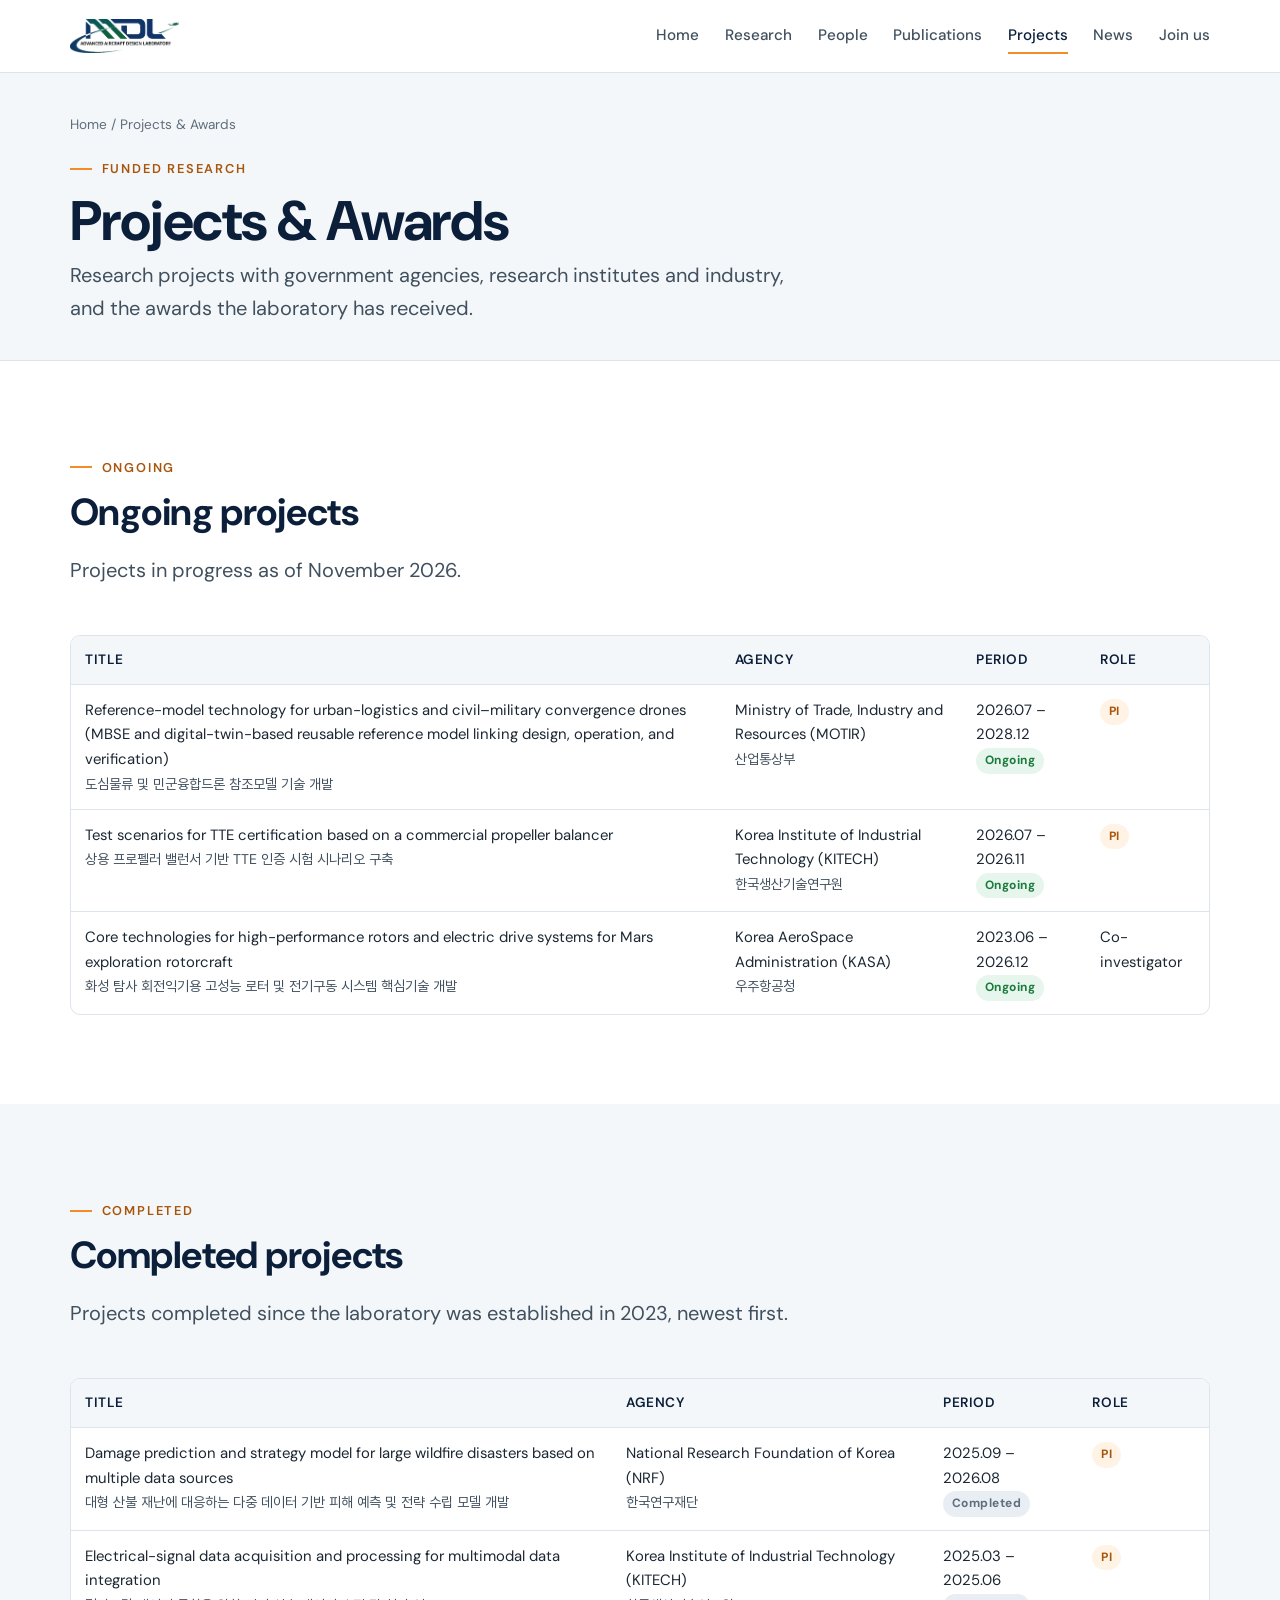
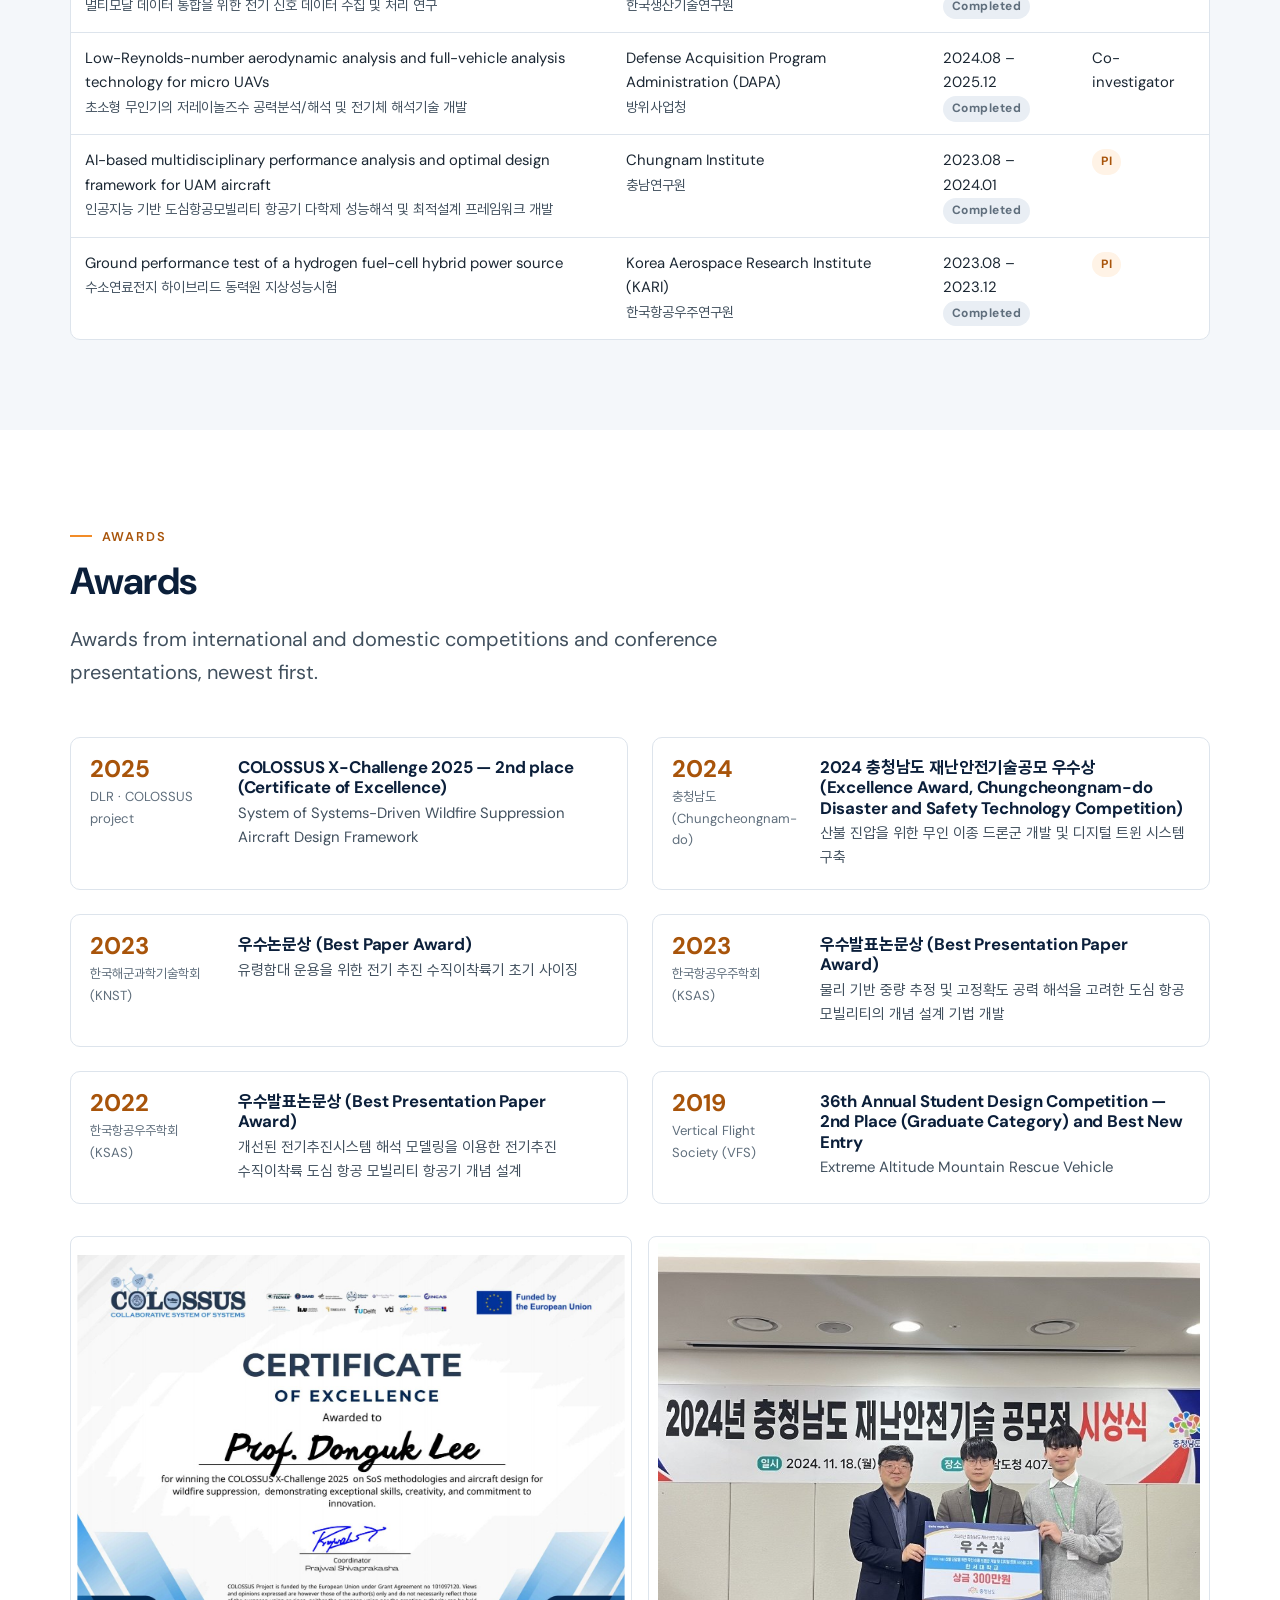
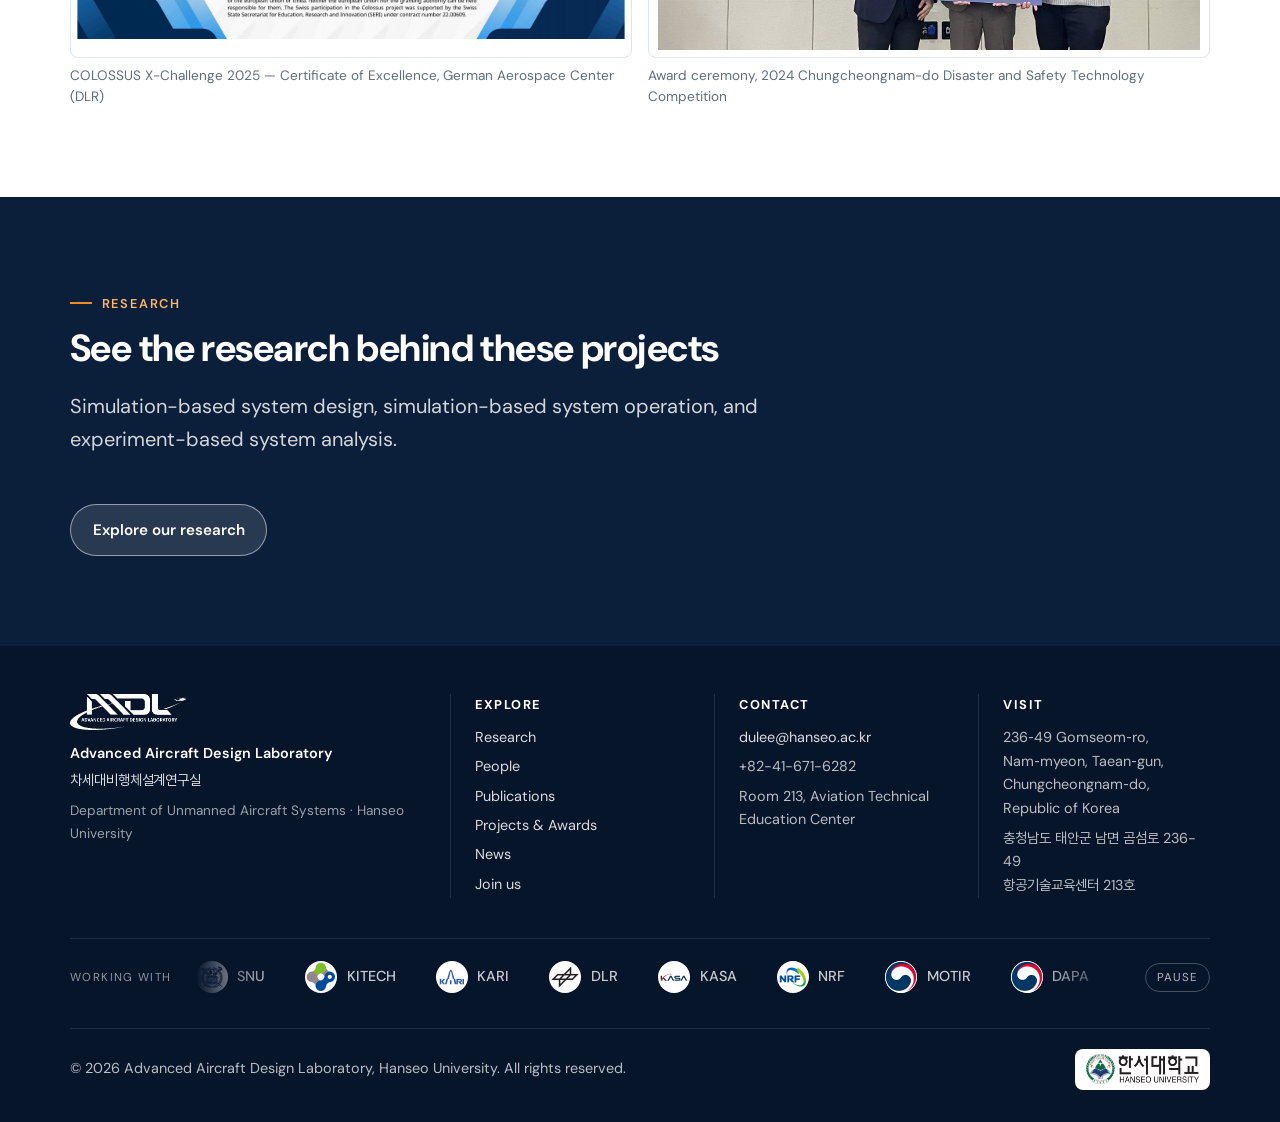
<file: projects.html>
<!DOCTYPE html>
<html lang="en">
<head>
  <meta charset="utf-8">
  <meta http-equiv="Content-Security-Policy" content="default-src 'self'; script-src 'self'; style-src 'self' 'unsafe-inline'; img-src 'self'; font-src 'self'; media-src 'self'; connect-src 'none'; object-src 'none'; frame-src 'none'; worker-src 'none'; base-uri 'none'; form-action 'none'">
  <meta name="referrer" content="strict-origin-when-cross-origin">
  <meta name="viewport" content="width=device-width, initial-scale=1">
  <title>Projects &amp; Awards — AADL, Hanseo University</title>
  <meta name="description" content="Research projects of the Advanced Aircraft Design Laboratory (AADL), Hanseo University, with government agencies, research institutes and industry, and the awards the laboratory has received.">
  <link rel="icon" type="image/svg+xml" href="assets/img/favicon.svg">
  <link rel="stylesheet" href="assets/css/fonts.css?v=20261102a">
  <link rel="stylesheet" href="assets/css/style.css?v=20261102a">
  <noscript><style>.reveal{opacity:1!important;transform:none!important}</style></noscript>
</head>
<body>

<!-- ===== Navigation (identical on every page; do not edit) ===== -->
<header class="nav nav--always-solid" id="top">
  <div class="container">
    <a class="nav__brand" href="index.html" aria-label="AADL home">
      <img class="logo-light" src="assets/img/logo-aadl-white.png" alt="AADL — Advanced Aircraft Design Laboratory">
      <img class="logo-dark" src="assets/img/logo-aadl.png" alt="">
    </a>
    <button class="nav__toggle" aria-label="Open menu" aria-expanded="false" aria-controls="nav-links"><span></span><span></span><span></span></button>
    <ul class="nav__links" id="nav-links">
      <li><a href="index.html">Home</a></li>
      <li><a href="research.html">Research</a></li>
      <li><a href="people.html">People</a></li>
      <li><a href="publications.html">Publications</a></li>
      <li><a href="projects.html">Projects</a></li>
      <li><a href="news.html">News</a></li>
      <li><a href="join.html">Join us</a></li>
    </ul>
  </div>
</header>

<!-- ===== Page header band ===== -->
<section class="page-hero">
  <div class="container">
    <p class="crumbs"><a href="index.html">Home</a> / Projects &amp; Awards</p>
    <p class="eyebrow">Funded research</p>
    <h1>Projects &amp; Awards</h1>
    <p class="lead">Research projects with government agencies, research institutes and industry, and the awards the laboratory has received.</p>
  </div>
</section>

<!-- ===== Page content ===== -->
<main>

  <!-- Ongoing projects -->
  <section class="section" id="ongoing">
    <div class="container">
      <div class="section__head">
        <p class="eyebrow">Ongoing</p>
        <h2>Ongoing projects</h2>
        <p class="lead">Projects in progress as of November 2026.</p>
      </div>
      <div class="table-wrap" tabindex="0" role="region" aria-label="Ongoing projects table">
        <table class="table">
          <thead>
            <tr>
              <th scope="col">Title</th>
              <th scope="col">Agency</th>
              <th scope="col">Period</th>
              <th scope="col">Role</th>
            </tr>
          </thead>
          <tbody>
            <tr>
              <td>
                Reference-model technology for urban-logistics and civil–military convergence drones (MBSE and digital-twin-based reusable reference model linking design, operation, and verification)<br>
                <span class="ko" lang="ko">도심물류 및 민군융합드론 참조모델 기술 개발</span>
              </td>
              <td>
                Ministry of Trade, Industry and Resources (MOTIR)<br>
                <span class="ko" lang="ko">산업통상부</span>
              </td>
              <td>
                2026.07 – 2028.12<br>
                <span class="badge badge--on">Ongoing</span>
              </td>
              <td><span class="badge badge--pi">PI</span></td>
            </tr>
            <tr>
              <td>
                Test scenarios for TTE certification based on a commercial propeller balancer<br>
                <span class="ko" lang="ko">상용 프로펠러 밸런서 기반 TTE 인증 시험 시나리오 구축</span>
              </td>
              <td>
                Korea Institute of Industrial Technology (KITECH)<br>
                <span class="ko" lang="ko">한국생산기술연구원</span>
              </td>
              <td>
                2026.07 – 2026.11<br>
                <span class="badge badge--on">Ongoing</span>
              </td>
              <td><span class="badge badge--pi">PI</span></td>
            </tr>
            <tr>
              <td>
                Core technologies for high-performance rotors and electric drive systems for Mars exploration rotorcraft<br>
                <span class="ko" lang="ko">화성 탐사 회전익기용 고성능 로터 및 전기구동 시스템 핵심기술 개발</span>
              </td>
              <td>
                Korea AeroSpace Administration (KASA)<br>
                <span class="ko" lang="ko">우주항공청</span>
              </td>
              <td>
                2023.06 – 2026.12<br>
                <span class="badge badge--on">Ongoing</span>
              </td>
              <td>Co-investigator</td>
            </tr>
          </tbody>
        </table>
      </div>
    </div>
  </section>

  <!-- Completed projects -->
  <section class="section section--alt" id="completed">
    <div class="container">
      <div class="section__head">
        <p class="eyebrow">Completed</p>
        <h2>Completed projects</h2>
        <p class="lead">Projects completed since the laboratory was established in 2023, newest first.</p>
      </div>
      <div class="table-wrap" tabindex="0" role="region" aria-label="Completed projects table">
        <table class="table">
          <thead>
            <tr>
              <th scope="col">Title</th>
              <th scope="col">Agency</th>
              <th scope="col">Period</th>
              <th scope="col">Role</th>
            </tr>
          </thead>
          <tbody>
            <tr>
              <td>
                Damage prediction and strategy model for large wildfire disasters based on multiple data sources<br>
                <span class="ko" lang="ko">대형 산불 재난에 대응하는 다중 데이터 기반 피해 예측 및 전략 수립 모델 개발</span>
              </td>
              <td>
                National Research Foundation of Korea (NRF)<br>
                <span class="ko" lang="ko">한국연구재단</span>
              </td>
              <td>
                2025.09 – 2026.08<br>
                <span class="badge badge--done">Completed</span>
              </td>
              <td><span class="badge badge--pi">PI</span></td>
            </tr>
            <tr>
              <td>
                Electrical-signal data acquisition and processing for multimodal data integration<br>
                <span class="ko" lang="ko">멀티모달 데이터 통합을 위한 전기 신호 데이터 수집 및 처리 연구</span>
              </td>
              <td>
                Korea Institute of Industrial Technology (KITECH)<br>
                <span class="ko" lang="ko">한국생산기술연구원</span>
              </td>
              <td>
                2025.03 – 2025.06<br>
                <span class="badge badge--done">Completed</span>
              </td>
              <td><span class="badge badge--pi">PI</span></td>
            </tr>
            <tr>
              <td>
                Low-Reynolds-number aerodynamic analysis and full-vehicle analysis technology for micro UAVs<br>
                <span class="ko" lang="ko">초소형 무인기의 저레이놀즈수 공력분석/해석 및 전기체 해석기술 개발</span>
              </td>
              <td>
                Defense Acquisition Program Administration (DAPA)<br>
                <span class="ko" lang="ko">방위사업청</span>
              </td>
              <td>
                2024.08 – 2025.12<br>
                <span class="badge badge--done">Completed</span>
              </td>
              <td>Co-investigator</td>
            </tr>
            <tr>
              <td>
                AI-based multidisciplinary performance analysis and optimal design framework for UAM aircraft<br>
                <span class="ko" lang="ko">인공지능 기반 도심항공모빌리티 항공기 다학제 성능해석 및 최적설계 프레임워크 개발</span>
              </td>
              <td>
                Chungnam Institute<br>
                <span class="ko" lang="ko">충남연구원</span>
              </td>
              <td>
                2023.08 – 2024.01<br>
                <span class="badge badge--done">Completed</span>
              </td>
              <td><span class="badge badge--pi">PI</span></td>
            </tr>
            <tr>
              <td>
                Ground performance test of a hydrogen fuel-cell hybrid power source<br>
                <span class="ko" lang="ko">수소연료전지 하이브리드 동력원 지상성능시험</span>
              </td>
              <td>
                Korea Aerospace Research Institute (KARI)<br>
                <span class="ko" lang="ko">한국항공우주연구원</span>
              </td>
              <td>
                2023.08 – 2023.12<br>
                <span class="badge badge--done">Completed</span>
              </td>
              <td><span class="badge badge--pi">PI</span></td>
            </tr>
          </tbody>
        </table>
      </div>
    </div>
  </section>

  <!-- Awards -->
  <section class="section" id="awards">
    <div class="container">
      <div class="section__head">
        <p class="eyebrow">Awards</p>
        <h2>Awards</h2>
        <p class="lead">Awards from international and domestic competitions and conference presentations, newest first.</p>
      </div>
      <div class="grid grid--2">
        <div class="award">
          <div>
            <div class="award__year">2025</div>
            <div class="award__by">DLR · COLOSSUS project</div>
          </div>
          <div>
            <h3>COLOSSUS X-Challenge 2025 — 2nd place (Certificate of Excellence)</h3>
            <p>System of Systems-Driven Wildfire Suppression Aircraft Design Framework</p>
          </div>
        </div>
        <div class="award">
          <div>
            <div class="award__year">2024</div>
            <div class="award__by">충청남도 (Chungcheongnam-do)</div>
          </div>
          <div>
            <h3>2024 충청남도 재난안전기술공모 우수상 (Excellence Award, Chungcheongnam-do Disaster and Safety Technology Competition)</h3>
            <p>산불 진압을 위한 무인 이종 드론군 개발 및 디지털 트윈 시스템 구축</p>
          </div>
        </div>
        <div class="award">
          <div>
            <div class="award__year">2023</div>
            <div class="award__by">한국해군과학기술학회 (KNST)</div>
          </div>
          <div>
            <h3>우수논문상 (Best Paper Award)</h3>
            <p>유령함대 운용을 위한 전기 추진 수직이착륙기 초기 사이징</p>
          </div>
        </div>
        <div class="award">
          <div>
            <div class="award__year">2023</div>
            <div class="award__by">한국항공우주학회 (KSAS)</div>
          </div>
          <div>
            <h3>우수발표논문상 (Best Presentation Paper Award)</h3>
            <p>물리 기반 중량 추정 및 고정확도 공력 해석을 고려한 도심 항공 모빌리티의 개념 설계 기법 개발</p>
          </div>
        </div>
        <div class="award">
          <div>
            <div class="award__year">2022</div>
            <div class="award__by">한국항공우주학회 (KSAS)</div>
          </div>
          <div>
            <h3>우수발표논문상 (Best Presentation Paper Award)</h3>
            <p>개선된 전기추진시스템 해석 모델링을 이용한 전기추진 수직이착륙 도심 항공 모빌리티 항공기 개념 설계</p>
          </div>
        </div>
        <div class="award">
          <div>
            <div class="award__year">2019</div>
            <div class="award__by">Vertical Flight Society (VFS)</div>
          </div>
          <div>
            <h3>36th Annual Student Design Competition — 2nd Place (Graduate Category) and Best New Entry</h3>
            <p>Extreme Altitude Mountain Rescue Vehicle</p>
          </div>
        </div>
      </div>

      <div class="figure-grid mt-3">
        <figure class="figure">
          <img src="assets/img/awards/colossus-certificate.jpg" alt="COLOSSUS X-Challenge 2025 certificate of excellence" loading="lazy">
          <figcaption>COLOSSUS X-Challenge 2025 — Certificate of Excellence, German Aerospace Center (DLR)</figcaption>
        </figure>
        <figure class="figure">
          <img src="assets/img/awards/chungnam-2024-ceremony.jpg" alt="Award ceremony of the 2024 Chungcheongnam-do Disaster and Safety Technology Competition" loading="lazy">
          <figcaption>Award ceremony, 2024 Chungcheongnam-do Disaster and Safety Technology Competition</figcaption>
        </figure>
      </div>
    </div>
  </section>

  <!-- Call to action -->
  <section class="section section--navy">
    <div class="container">
      <div class="section__head">
        <p class="eyebrow">Research</p>
        <h2>See the research behind these projects</h2>
        <p class="lead">Simulation-based system design, simulation-based system operation, and experiment-based system analysis.</p>
      </div>
      <a class="btn btn--light" href="research.html">Explore our research</a>
    </div>
  </section>

</main>

<!-- ===== Footer (identical on every page; do not edit) ===== -->
<footer class="footer">
  <div class="container">
    <div class="footer__top">
      <div class="footer__brand">
        <img src="assets/img/logo-aadl-white.png" alt="AADL">
        <p class="lockup"><span lang="en">Advanced Aircraft Design Laboratory</span><span lang="ko">차세대비행체설계연구실</span><span class="lockup__dept">Department of Unmanned Aircraft Systems · Hanseo University</span></p>
      </div>
      <div class="footer__col">
        <p class="footer__head">Explore</p>
        <ul>
          <li><a href="research.html">Research</a></li>
          <li><a href="people.html">People</a></li>
          <li><a href="publications.html">Publications</a></li>
          <li><a href="projects.html">Projects &amp; Awards</a></li>
          <li><a href="news.html">News</a></li>
          <li><a href="join.html">Join us</a></li>
        </ul>
      </div>
      <div class="footer__col">
        <p class="footer__head">Contact</p>
        <ul>
          <li><a href="mailto:dulee@hanseo.ac.kr">dulee@hanseo.ac.kr</a></li>
          <li>+82-41-671-6282</li>
          <li>Room 213, Aviation Technical Education Center</li>
        </ul>
      </div>
      <div class="footer__col">
        <p class="footer__head">Visit</p>
        <ul>
          <li>236‑49 Gomseom‑ro, Nam‑myeon, Taean‑gun,<br>Chungcheongnam‑do, Republic of Korea</li>
          <li lang="ko">충청남도 태안군 남면 곰섬로 236-49<br>항공기술교육센터 213호</li>
        </ul>
      </div>
    </div>
    <section class="band" aria-labelledby="band-label">
      <p class="band__label" id="band-label">Working with</p>
      <div class="band__viewport">
        <ul class="track">
          <li><img class="band__logo" src="assets/img/partners/snu.png" alt="" width="32" height="32" loading="lazy">SNU</li><li><img class="band__logo" src="assets/img/partners/kitech.png" alt="" width="32" height="32" loading="lazy">KITECH</li><li><img class="band__logo" src="assets/img/partners/kari.png" alt="" width="32" height="32" loading="lazy">KARI</li><li><img class="band__logo" src="assets/img/partners/dlr.png" alt="" width="32" height="32" loading="lazy">DLR</li><li><img class="band__logo" src="assets/img/partners/kasa.png" alt="" width="32" height="32" loading="lazy">KASA</li><li><img class="band__logo" src="assets/img/partners/nrf.png" alt="" width="32" height="32" loading="lazy">NRF</li><li><img class="band__logo" src="assets/img/partners/korea-gov.png" alt="" width="32" height="32" loading="lazy">MOTIR</li><li><img class="band__logo" src="assets/img/partners/korea-gov.png" alt="" width="32" height="32" loading="lazy">DAPA</li>
        </ul>
        <ul class="track" aria-hidden="true">
          <li><img class="band__logo" src="assets/img/partners/snu.png" alt="" width="32" height="32" loading="lazy">SNU</li><li><img class="band__logo" src="assets/img/partners/kitech.png" alt="" width="32" height="32" loading="lazy">KITECH</li><li><img class="band__logo" src="assets/img/partners/kari.png" alt="" width="32" height="32" loading="lazy">KARI</li><li><img class="band__logo" src="assets/img/partners/dlr.png" alt="" width="32" height="32" loading="lazy">DLR</li><li><img class="band__logo" src="assets/img/partners/kasa.png" alt="" width="32" height="32" loading="lazy">KASA</li><li><img class="band__logo" src="assets/img/partners/nrf.png" alt="" width="32" height="32" loading="lazy">NRF</li><li><img class="band__logo" src="assets/img/partners/korea-gov.png" alt="" width="32" height="32" loading="lazy">MOTIR</li><li><img class="band__logo" src="assets/img/partners/korea-gov.png" alt="" width="32" height="32" loading="lazy">DAPA</li>
        </ul>
        <ul class="track" aria-hidden="true">
          <li><img class="band__logo" src="assets/img/partners/snu.png" alt="" width="32" height="32" loading="lazy">SNU</li><li><img class="band__logo" src="assets/img/partners/kitech.png" alt="" width="32" height="32" loading="lazy">KITECH</li><li><img class="band__logo" src="assets/img/partners/kari.png" alt="" width="32" height="32" loading="lazy">KARI</li><li><img class="band__logo" src="assets/img/partners/dlr.png" alt="" width="32" height="32" loading="lazy">DLR</li><li><img class="band__logo" src="assets/img/partners/kasa.png" alt="" width="32" height="32" loading="lazy">KASA</li><li><img class="band__logo" src="assets/img/partners/nrf.png" alt="" width="32" height="32" loading="lazy">NRF</li><li><img class="band__logo" src="assets/img/partners/korea-gov.png" alt="" width="32" height="32" loading="lazy">MOTIR</li><li><img class="band__logo" src="assets/img/partners/korea-gov.png" alt="" width="32" height="32" loading="lazy">DAPA</li>
        </ul>
      </div>
      <button class="band__toggle" type="button" aria-pressed="false" data-band-toggle>Pause</button>
    </section>
    <div class="footer__bottom">
      <span>© 2026 Advanced Aircraft Design Laboratory, Hanseo University. All rights reserved.</span>
      <span class="footer__univ"><img src="assets/img/logo-hanseo.png" alt="Hanseo University"></span>
    </div>
  </div>
</footer>

<script src="assets/js/main.js?v=20261102a"></script>
</body>
</html>
</file>
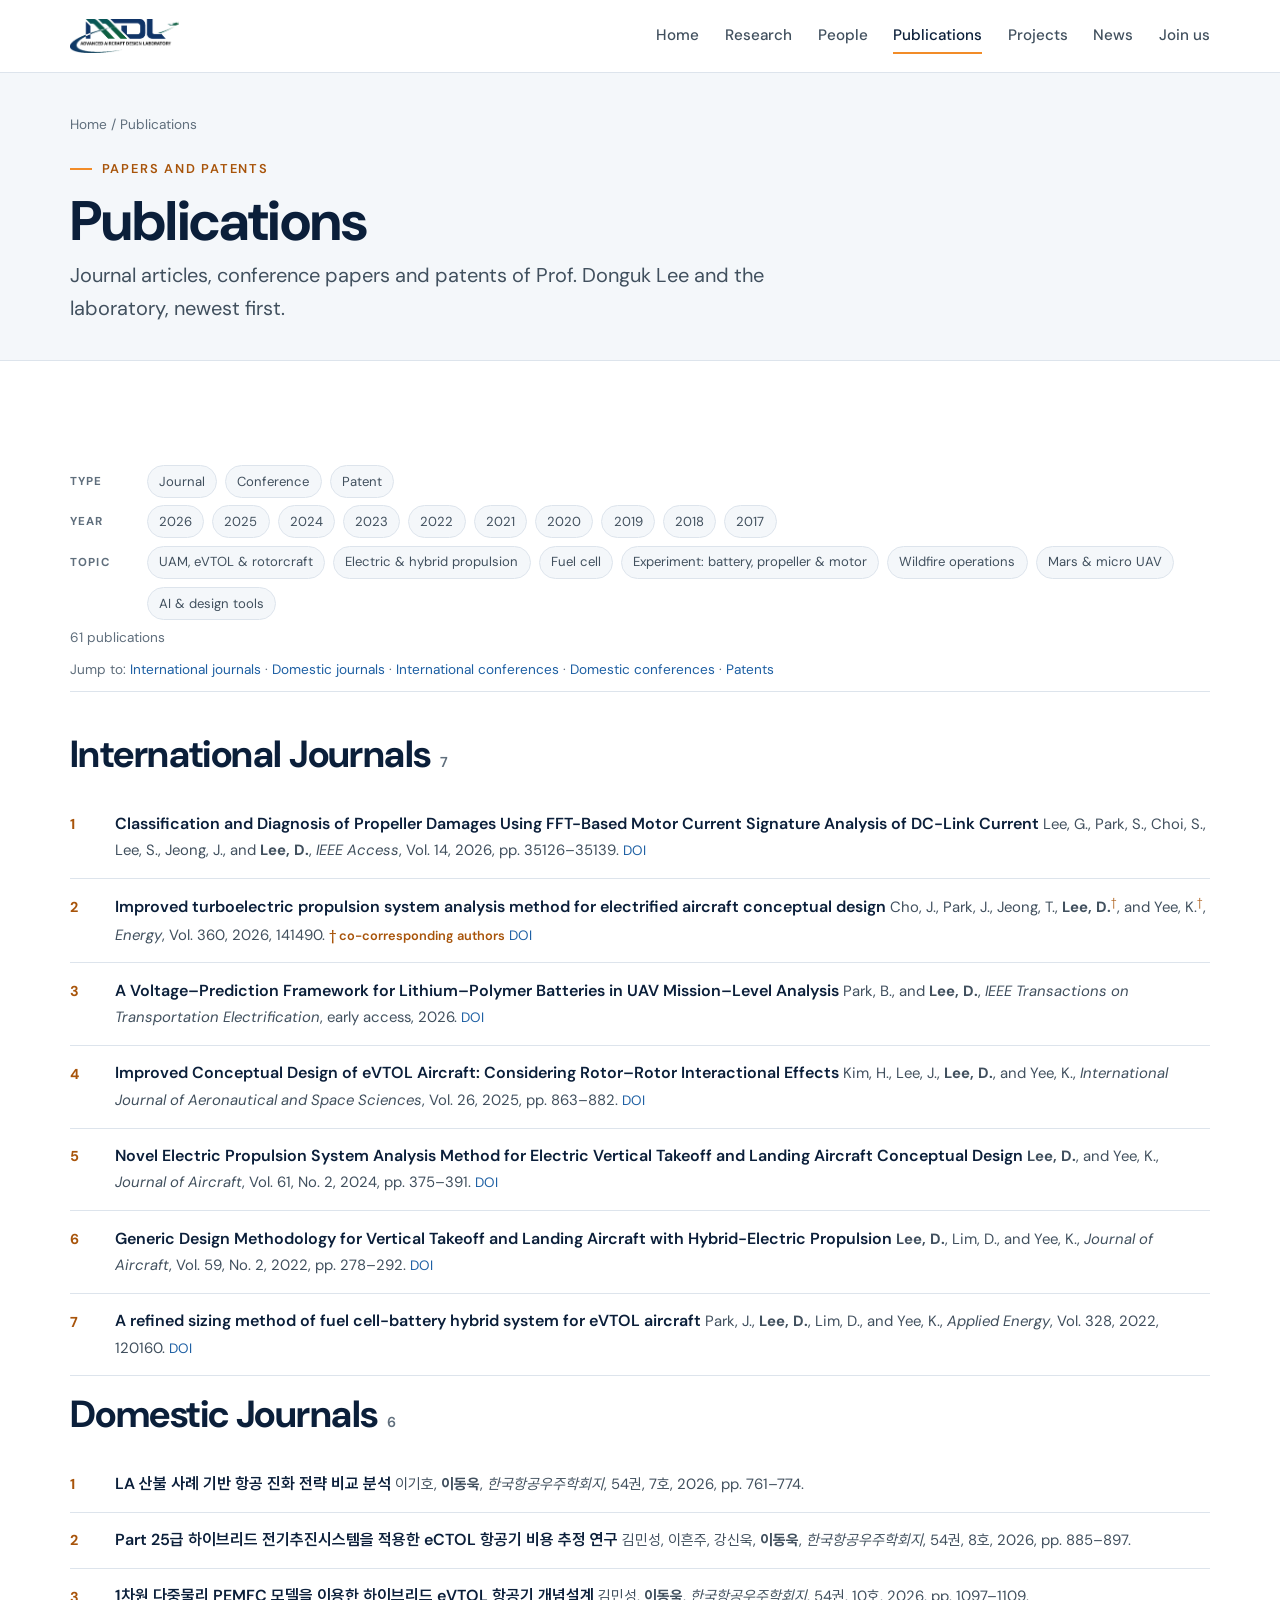
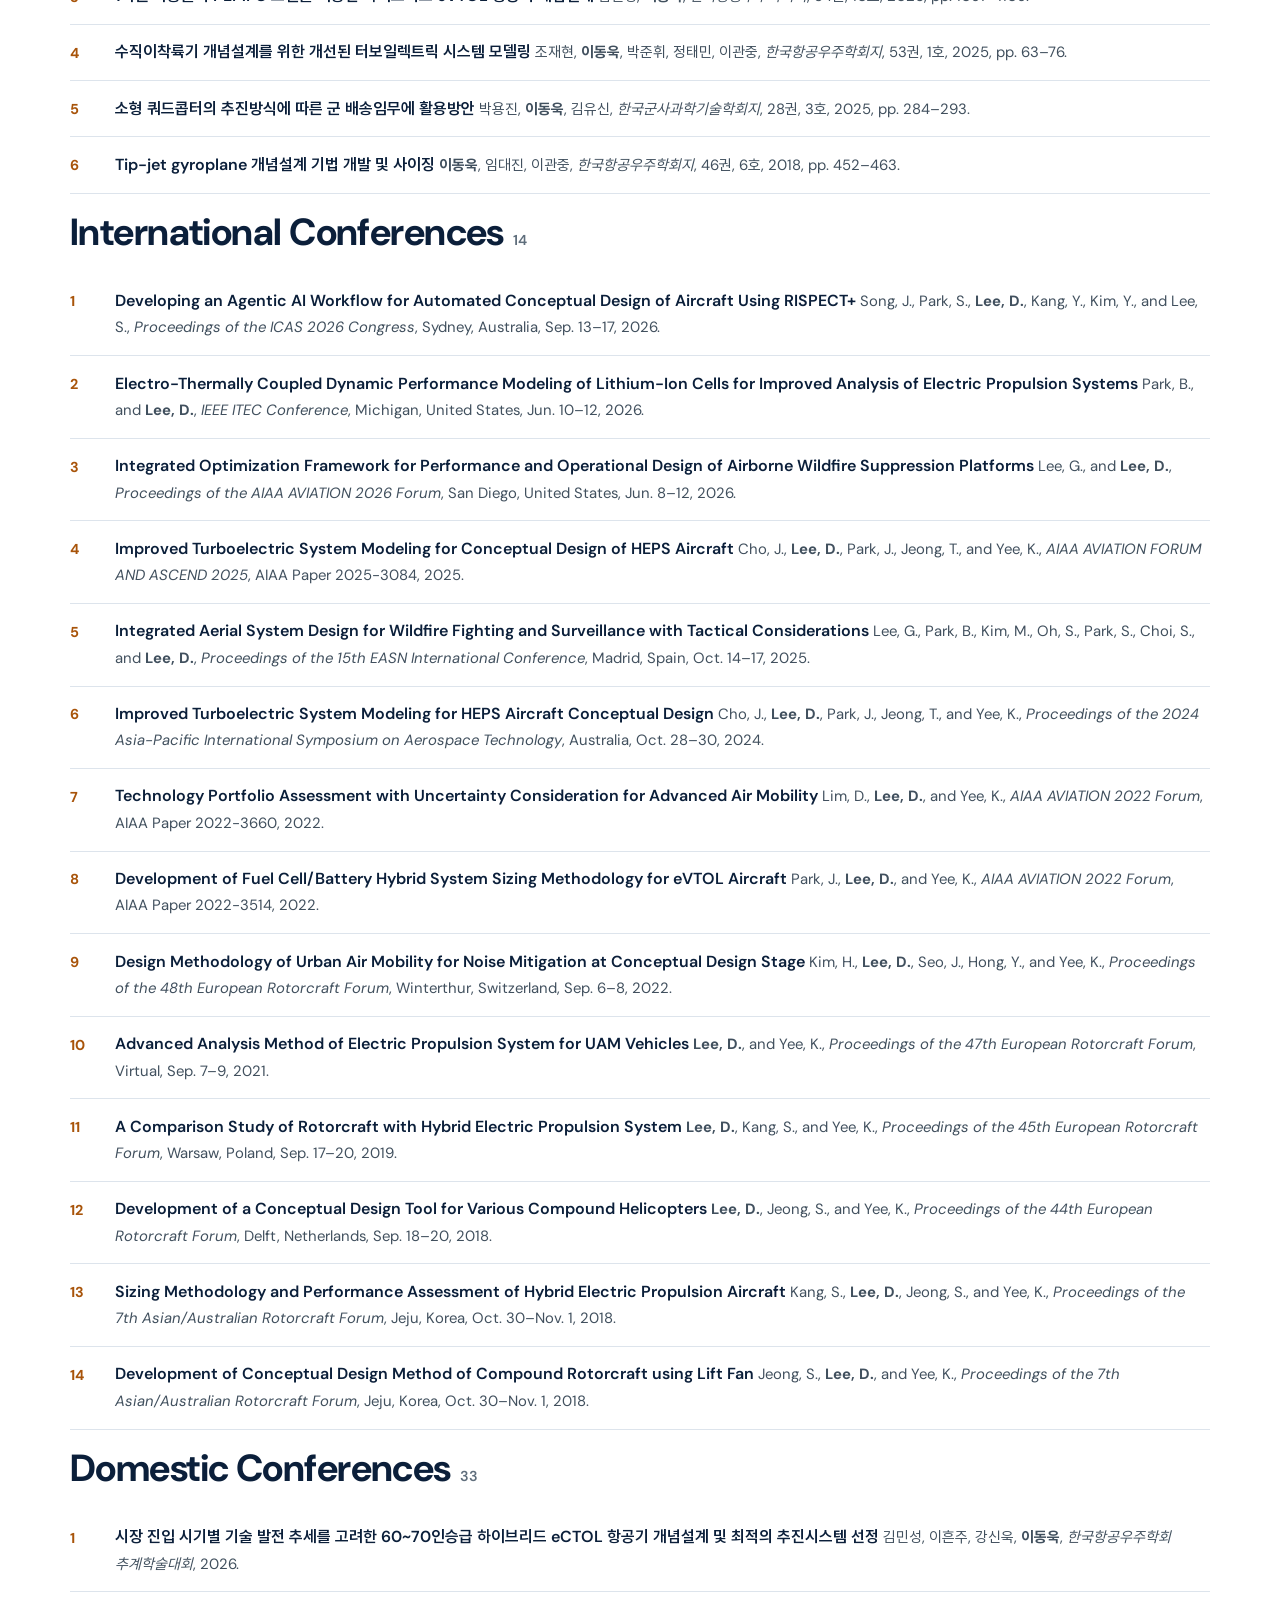
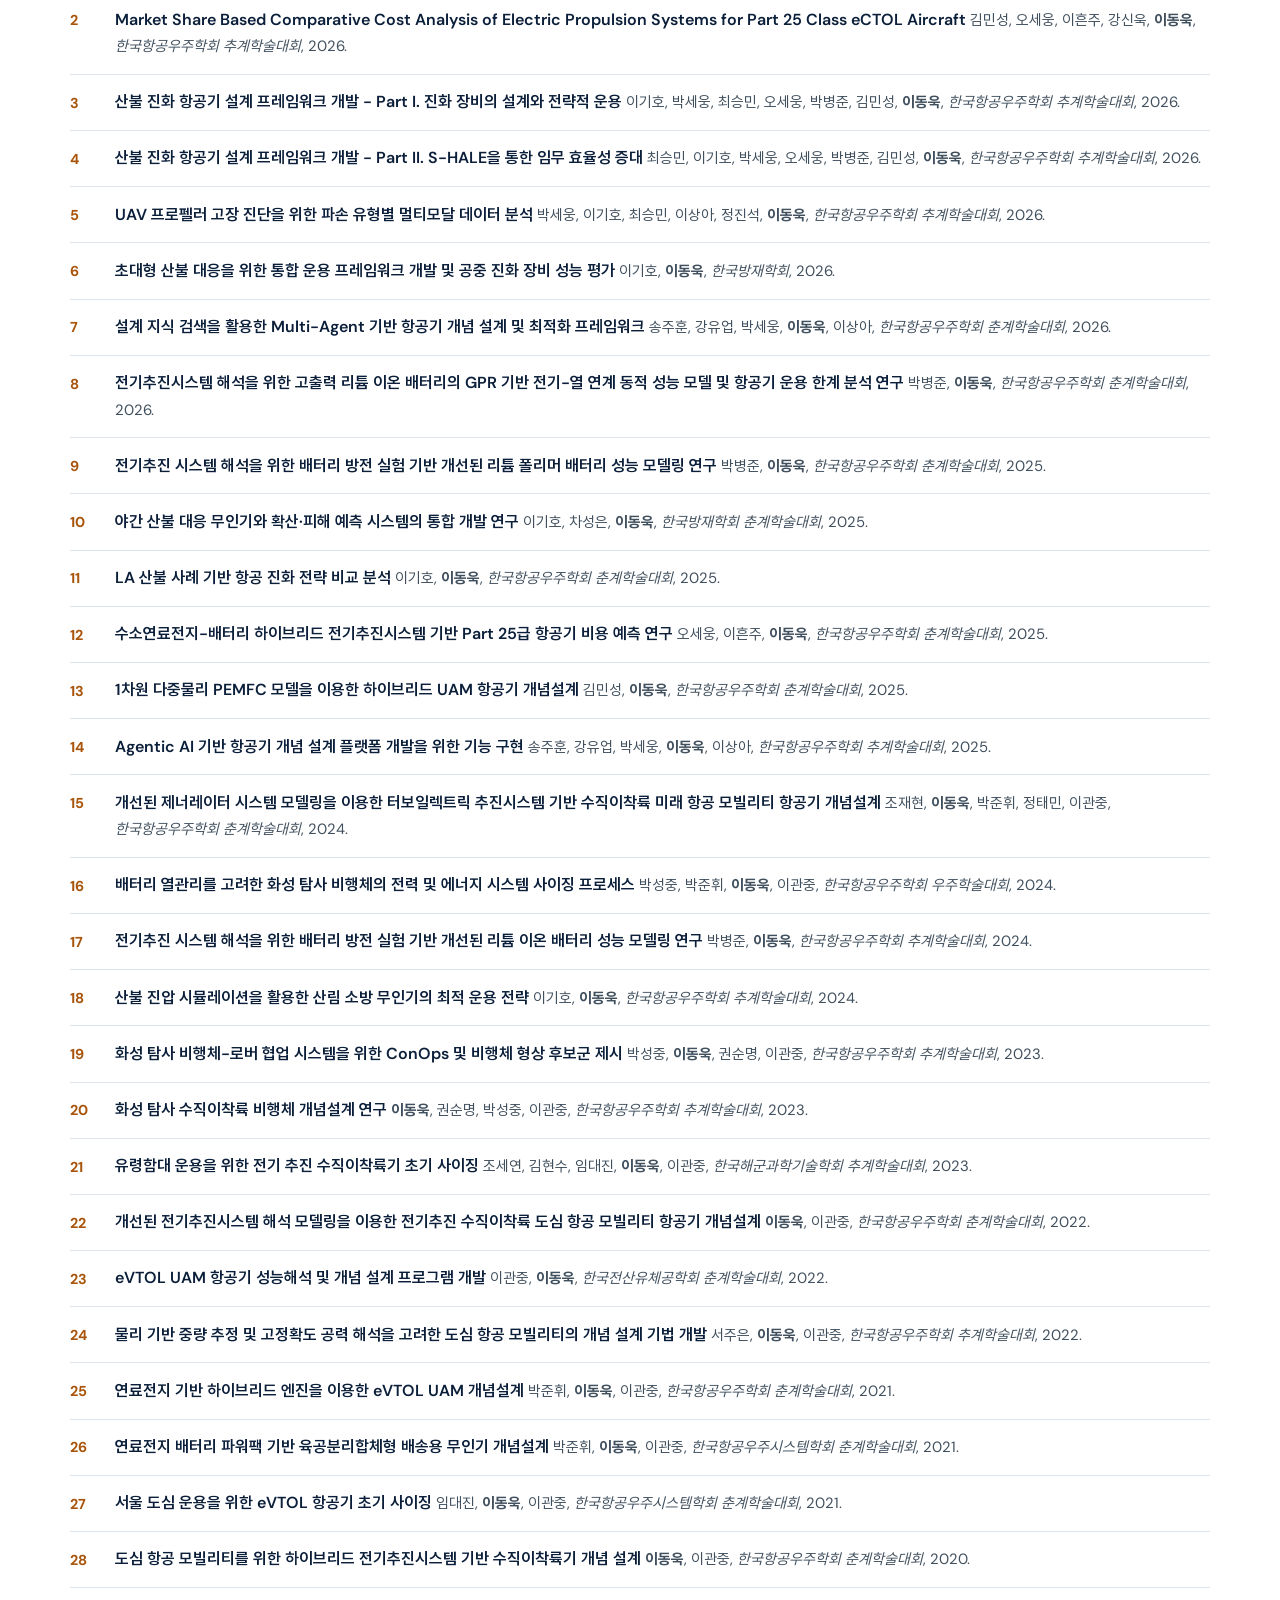
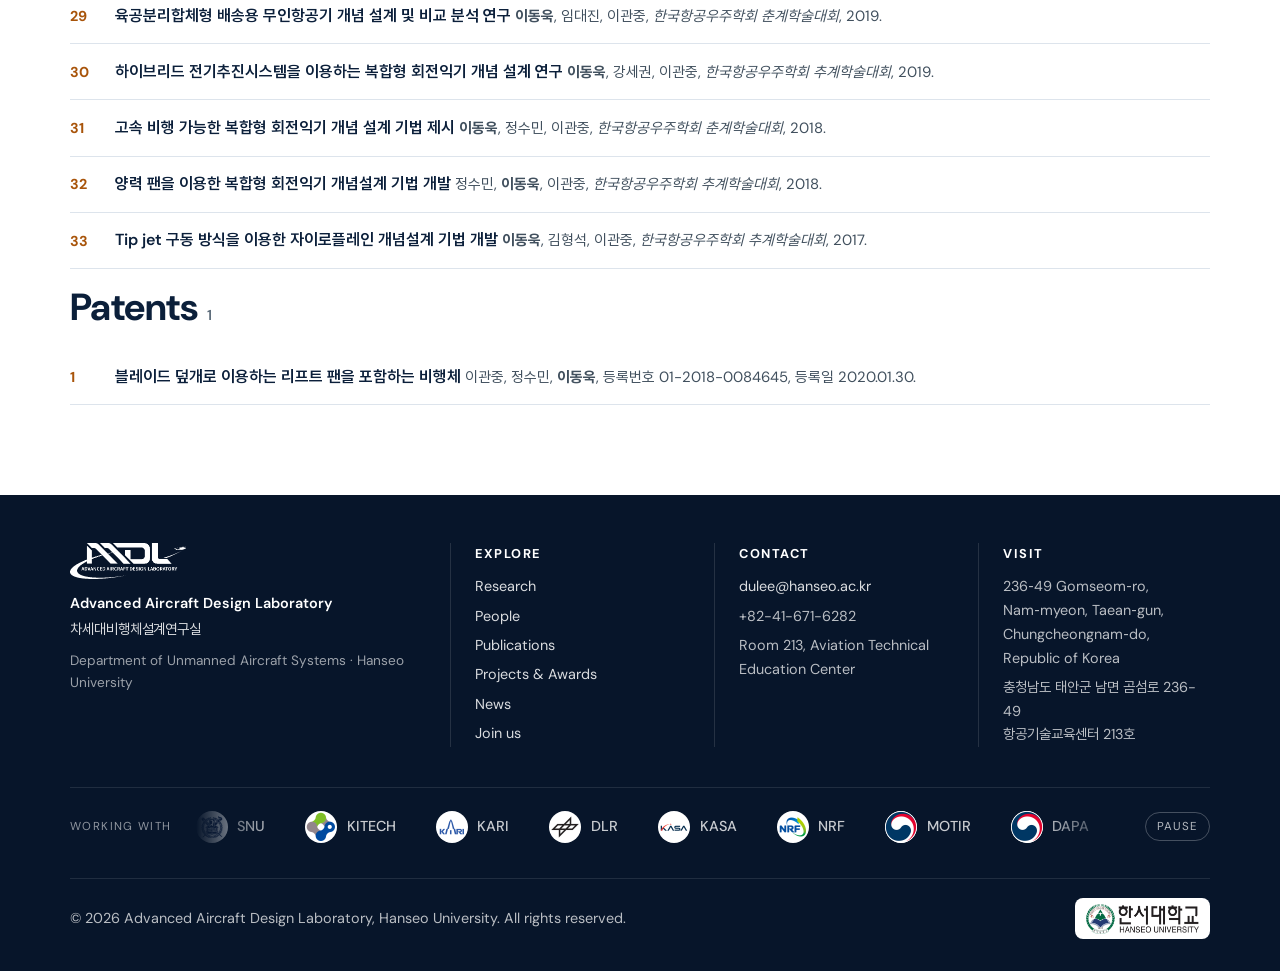
<file: publications.html>
<!DOCTYPE html>
<html lang="en">
<head>
  <meta charset="utf-8">
  <meta http-equiv="Content-Security-Policy" content="default-src 'self'; script-src 'self'; style-src 'self' 'unsafe-inline'; img-src 'self'; font-src 'self'; media-src 'self'; connect-src 'none'; object-src 'none'; frame-src 'none'; worker-src 'none'; base-uri 'none'; form-action 'none'">
  <meta name="referrer" content="strict-origin-when-cross-origin">
  <meta name="viewport" content="width=device-width, initial-scale=1">
  <title>Publications — AADL, Hanseo University</title>
  <meta name="description" content="Journal articles, conference papers and patents of the Advanced Aircraft Design Laboratory (AADL), Hanseo University, newest first.">
  <link rel="icon" type="image/svg+xml" href="assets/img/favicon.svg">
  <link rel="stylesheet" href="assets/css/fonts.css?v=20261102a">
  <link rel="stylesheet" href="assets/css/style.css?v=20261102a">
  <noscript><style>.reveal{opacity:1!important;transform:none!important}</style></noscript>
</head>
<body>

<!-- ===== Navigation (identical on every page; do not edit) ===== -->
<header class="nav nav--always-solid" id="top">
  <div class="container">
    <a class="nav__brand" href="index.html" aria-label="AADL home">
      <img class="logo-light" src="assets/img/logo-aadl-white.png" alt="AADL — Advanced Aircraft Design Laboratory">
      <img class="logo-dark" src="assets/img/logo-aadl.png" alt="">
    </a>
    <button class="nav__toggle" aria-label="Open menu" aria-expanded="false" aria-controls="nav-links"><span></span><span></span><span></span></button>
    <ul class="nav__links" id="nav-links">
      <li><a href="index.html">Home</a></li>
      <li><a href="research.html">Research</a></li>
      <li><a href="people.html">People</a></li>
      <li><a href="publications.html">Publications</a></li>
      <li><a href="projects.html">Projects</a></li>
      <li><a href="news.html">News</a></li>
      <li><a href="join.html">Join us</a></li>
    </ul>
  </div>
</header>

<!-- ===== Page header band ===== -->
<section class="page-hero">
  <div class="container">
    <p class="crumbs"><a href="index.html">Home</a> / Publications</p>
    <p class="eyebrow">Papers and patents</p>
    <h1>Publications</h1>
    <p class="lead">Journal articles, conference papers and patents of Prof. Donguk Lee and the laboratory, newest first.</p>
  </div>
</section>

<!-- ===== Page content ===== -->
<main>
  <section class="section">
    <div class="container">

      
      <div class="filters" id="filters">
        <div class="filters__row"><span class="filters__label">Type</span><div class="chips"><button class="chip" type="button" aria-pressed="false" data-filter="type:journal">Journal</button><button class="chip" type="button" aria-pressed="false" data-filter="type:conference">Conference</button><button class="chip" type="button" aria-pressed="false" data-filter="type:patent">Patent</button></div></div>
        <div class="filters__row"><span class="filters__label">Year</span><div class="chips"><button class="chip" type="button" aria-pressed="false" data-filter="year:2026">2026</button><button class="chip" type="button" aria-pressed="false" data-filter="year:2025">2025</button><button class="chip" type="button" aria-pressed="false" data-filter="year:2024">2024</button><button class="chip" type="button" aria-pressed="false" data-filter="year:2023">2023</button><button class="chip" type="button" aria-pressed="false" data-filter="year:2022">2022</button><button class="chip" type="button" aria-pressed="false" data-filter="year:2021">2021</button><button class="chip" type="button" aria-pressed="false" data-filter="year:2020">2020</button><button class="chip" type="button" aria-pressed="false" data-filter="year:2019">2019</button><button class="chip" type="button" aria-pressed="false" data-filter="year:2018">2018</button><button class="chip" type="button" aria-pressed="false" data-filter="year:2017">2017</button></div></div>
        <div class="filters__row"><span class="filters__label">Topic</span><div class="chips"><button class="chip" type="button" aria-pressed="false" data-filter="tag:uam-evtol">UAM, eVTOL &amp; rotorcraft</button><button class="chip" type="button" aria-pressed="false" data-filter="tag:hybrid">Electric &amp; hybrid propulsion</button><button class="chip" type="button" aria-pressed="false" data-filter="tag:fuel-cell">Fuel cell</button><button class="chip" type="button" aria-pressed="false" data-filter="tag:experiment">Experiment: battery, propeller &amp; motor</button><button class="chip" type="button" aria-pressed="false" data-filter="tag:wildfire">Wildfire operations</button><button class="chip" type="button" aria-pressed="false" data-filter="tag:mars-micro">Mars &amp; micro UAV</button><button class="chip" type="button" aria-pressed="false" data-filter="tag:ai">AI &amp; design tools</button></div></div>
        <div class="filters__status"><span class="filters__count" aria-live="polite" id="filter-count"></span><button class="chip chip--clear" type="button" id="filter-clear" hidden>Clear filters</button></div>
        <p class="jump">Jump to: <a href="#journals-intl">International journals</a> · <a href="#journals-domestic">Domestic journals</a> · <a href="#conf-intl">International conferences</a> · <a href="#conf-domestic">Domestic conferences</a> · <a href="#patents">Patents</a></p>
      </div>
      

      <!-- International journals -->
      <section class="pub-group" id="journals-intl">
        <h2>International Journals <span class="count">7</span></h2>
        <ol class="pub-list">
          <li class="pub" data-type="journal" data-year="2026" data-tags="experiment">
            <div>
              <span class="pub__title">Classification and Diagnosis of Propeller Damages Using FFT-Based Motor Current Signature Analysis of DC-Link Current</span>
              <span class="pub__meta">Lee, G., Park, S., Choi, S., Lee, S., Jeong, J., and <strong>Lee, D.</strong>, <span class="pub__venue">IEEE Access</span>, Vol. 14, 2026, pp. 35126–35139.</span>
              <span class="pub__doi"><a href="https://doi.org/10.1109/ACCESS.2026.3670231" target="_blank" rel="noopener">DOI</a></span>
            </div>
          </li>
          <li class="pub" data-type="journal" data-year="2026" data-tags="hybrid">
            <div>
              <span class="pub__title">Improved turboelectric propulsion system analysis method for electrified aircraft conceptual design</span>
              <span class="pub__meta">Cho, J., Park, J., Jeong, T., <strong>Lee, D.</strong><sup>†</sup>, and Yee, K.<sup>†</sup>, <span class="pub__venue">Energy</span>, Vol. 360, 2026, 141490.</span> <span class="pub__note">† co-corresponding authors</span>
              <span class="pub__doi"><a href="https://doi.org/10.1016/j.energy.2026.141490" target="_blank" rel="noopener">DOI</a></span>
            </div>
          </li>
          <li class="pub" data-type="journal" data-year="2026" data-tags="experiment">
            <div>
              <span class="pub__title">A Voltage–Prediction Framework for Lithium–Polymer Batteries in UAV Mission–Level Analysis</span>
              <span class="pub__meta">Park, B., and <strong>Lee, D.</strong>, <span class="pub__venue">IEEE Transactions on Transportation Electrification</span>, early access, 2026.</span>
              <span class="pub__doi"><a href="https://doi.org/10.1109/TTE.2026.3706544" target="_blank" rel="noopener">DOI</a></span>
            </div>
          </li>
          <li class="pub" data-type="journal" data-year="2025" data-tags="uam-evtol">
            <div>
              <span class="pub__title">Improved Conceptual Design of eVTOL Aircraft: Considering Rotor–Rotor Interactional Effects</span>
              <span class="pub__meta">Kim, H., Lee, J., <strong>Lee, D.</strong>, and Yee, K., <span class="pub__venue">International Journal of Aeronautical and Space Sciences</span>, Vol. 26, 2025, pp. 863–882.</span>
              <span class="pub__doi"><a href="https://doi.org/10.1007/s42405-025-00888-9" target="_blank" rel="noopener">DOI</a></span>
            </div>
          </li>
          <li class="pub" data-type="journal" data-year="2024" data-tags="uam-evtol">
            <div>
              <span class="pub__title">Novel Electric Propulsion System Analysis Method for Electric Vertical Takeoff and Landing Aircraft Conceptual Design</span>
              <span class="pub__meta"><strong>Lee, D.</strong>, and Yee, K., <span class="pub__venue">Journal of Aircraft</span>, Vol. 61, No. 2, 2024, pp. 375–391.</span>
              <span class="pub__doi"><a href="https://doi.org/10.2514/1.C037225" target="_blank" rel="noopener">DOI</a></span>
            </div>
          </li>
          <li class="pub" data-type="journal" data-year="2022" data-tags="uam-evtol hybrid">
            <div>
              <span class="pub__title">Generic Design Methodology for Vertical Takeoff and Landing Aircraft with Hybrid-Electric Propulsion</span>
              <span class="pub__meta"><strong>Lee, D.</strong>, Lim, D., and Yee, K., <span class="pub__venue">Journal of Aircraft</span>, Vol. 59, No. 2, 2022, pp. 278–292.</span>
              <span class="pub__doi"><a href="https://doi.org/10.2514/1.C036214" target="_blank" rel="noopener">DOI</a></span>
            </div>
          </li>
          <li class="pub" data-type="journal" data-year="2022" data-tags="uam-evtol hybrid fuel-cell experiment">
            <div>
              <span class="pub__title">A refined sizing method of fuel cell-battery hybrid system for eVTOL aircraft</span>
              <span class="pub__meta">Park, J., <strong>Lee, D.</strong>, Lim, D., and Yee, K., <span class="pub__venue">Applied Energy</span>, Vol. 328, 2022, 120160.</span>
              <span class="pub__doi"><a href="https://doi.org/10.1016/j.apenergy.2022.120160" target="_blank" rel="noopener">DOI</a></span>
            </div>
          </li>
        </ol>
      </section>

      <!-- Domestic journals -->
      <section class="pub-group" id="journals-domestic">
        <h2>Domestic Journals <span class="count">6</span></h2>
        <ol class="pub-list">
          <li class="pub" data-type="journal" data-year="2026" data-tags="wildfire" lang="ko">
            <div>
              <span class="pub__title">LA 산불 사례 기반 항공 진화 전략 비교 분석</span>
              <span class="pub__meta">이기호, <strong>이동욱</strong>, <span class="pub__venue">한국항공우주학회지</span>, 54권, 7호, 2026, pp. 761–774.</span>
            </div>
          </li>
          <li class="pub" data-type="journal" data-year="2026" data-tags="hybrid" lang="ko">
            <div>
              <span class="pub__title">Part 25급 하이브리드 전기추진시스템을 적용한 eCTOL 항공기 비용 추정 연구</span>
              <span class="pub__meta">김민성, 이흔주, 강신욱, <strong>이동욱</strong>, <span class="pub__venue">한국항공우주학회지</span>, 54권, 8호, 2026, pp. 885–897.</span>
            </div>
          </li>
          <li class="pub" data-type="journal" data-year="2026" data-tags="uam-evtol hybrid fuel-cell" lang="ko">
            <div>
              <span class="pub__title">1차원 다중물리 PEMFC 모델을 이용한 하이브리드 eVTOL 항공기 개념설계</span>
              <span class="pub__meta">김민성, <strong>이동욱</strong>, <span class="pub__venue">한국항공우주학회지</span>, 54권, 10호, 2026, pp. 1097–1109.</span>
            </div>
          </li>
          <li class="pub" data-type="journal" data-year="2025" data-tags="uam-evtol hybrid" lang="ko">
            <div>
              <span class="pub__title">수직이착륙기 개념설계를 위한 개선된 터보일렉트릭 시스템 모델링</span>
              <span class="pub__meta">조재현, <strong>이동욱</strong>, 박준휘, 정태민, 이관중, <span class="pub__venue">한국항공우주학회지</span>, 53권, 1호, 2025, pp. 63–76.</span>
            </div>
          </li>
          <li class="pub" data-type="journal" data-year="2025" data-tags="uam-evtol" lang="ko">
            <div>
              <span class="pub__title">소형 쿼드콥터의 추진방식에 따른 군 배송임무에 활용방안</span>
              <span class="pub__meta">박용진, <strong>이동욱</strong>, 김유신, <span class="pub__venue">한국군사과학기술학회지</span>, 28권, 3호, 2025, pp. 284–293.</span>
            </div>
          </li>
          <li class="pub" data-type="journal" data-year="2018" data-tags="uam-evtol" lang="ko">
            <div>
              <span class="pub__title">Tip-jet gyroplane 개념설계 기법 개발 및 사이징</span>
              <span class="pub__meta"><strong>이동욱</strong>, 임대진, 이관중, <span class="pub__venue">한국항공우주학회지</span>, 46권, 6호, 2018, pp. 452–463.</span>
            </div>
          </li>
        </ol>
      </section>

      <!-- International conferences -->
      <section class="pub-group" id="conf-intl">
        <h2>International Conferences <span class="count">14</span></h2>
        <ol class="pub-list">
          <li class="pub" data-type="conference" data-year="2026" data-tags="ai">
            <div>
              <span class="pub__title">Developing an Agentic AI Workflow for Automated Conceptual Design of Aircraft Using RISPECT+</span>
              <span class="pub__meta">Song, J., Park, S., <strong>Lee, D.</strong>, Kang, Y., Kim, Y., and Lee, S., <span class="pub__venue">Proceedings of the ICAS 2026 Congress</span>, Sydney, Australia, Sep. 13–17, 2026.</span>
            </div>
          </li>
          <li class="pub" data-type="conference" data-year="2026" data-tags="experiment">
            <div>
              <span class="pub__title">Electro-Thermally Coupled Dynamic Performance Modeling of Lithium-Ion Cells for Improved Analysis of Electric Propulsion Systems</span>
              <span class="pub__meta">Park, B., and <strong>Lee, D.</strong>, <span class="pub__venue">IEEE ITEC Conference</span>, Michigan, United States, Jun. 10–12, 2026.</span>
            </div>
          </li>
          <li class="pub" data-type="conference" data-year="2026" data-tags="wildfire">
            <div>
              <span class="pub__title">Integrated Optimization Framework for Performance and Operational Design of Airborne Wildfire Suppression Platforms</span>
              <span class="pub__meta">Lee, G., and <strong>Lee, D.</strong>, <span class="pub__venue">Proceedings of the AIAA AVIATION 2026 Forum</span>, San Diego, United States, Jun. 8–12, 2026.</span>
            </div>
          </li>
          <li class="pub" data-type="conference" data-year="2025" data-tags="hybrid">
            <div>
              <span class="pub__title">Improved Turboelectric System Modeling for Conceptual Design of HEPS Aircraft</span>
              <span class="pub__meta">Cho, J., <strong>Lee, D.</strong>, Park, J., Jeong, T., and Yee, K., <span class="pub__venue">AIAA AVIATION FORUM AND ASCEND 2025</span>, AIAA Paper 2025-3084, 2025.</span>
            </div>
          </li>
          <li class="pub" data-type="conference" data-year="2025" data-tags="wildfire">
            <div>
              <span class="pub__title">Integrated Aerial System Design for Wildfire Fighting and Surveillance with Tactical Considerations</span>
              <span class="pub__meta">Lee, G., Park, B., Kim, M., Oh, S., Park, S., Choi, S., and <strong>Lee, D.</strong>, <span class="pub__venue">Proceedings of the 15th EASN International Conference</span>, Madrid, Spain, Oct. 14–17, 2025.</span>
            </div>
          </li>
          <li class="pub" data-type="conference" data-year="2024" data-tags="hybrid">
            <div>
              <span class="pub__title">Improved Turboelectric System Modeling for HEPS Aircraft Conceptual Design</span>
              <span class="pub__meta">Cho, J., <strong>Lee, D.</strong>, Park, J., Jeong, T., and Yee, K., <span class="pub__venue">Proceedings of the 2024 Asia-Pacific International Symposium on Aerospace Technology</span>, Australia, Oct. 28–30, 2024.</span>
            </div>
          </li>
          <li class="pub" data-type="conference" data-year="2022" data-tags="uam-evtol hybrid">
            <div>
              <span class="pub__title">Technology Portfolio Assessment with Uncertainty Consideration for Advanced Air Mobility</span>
              <span class="pub__meta">Lim, D., <strong>Lee, D.</strong>, and Yee, K., <span class="pub__venue">AIAA AVIATION 2022 Forum</span>, AIAA Paper 2022-3660, 2022.</span>
            </div>
          </li>
          <li class="pub" data-type="conference" data-year="2022" data-tags="uam-evtol hybrid fuel-cell experiment">
            <div>
              <span class="pub__title">Development of Fuel Cell/Battery Hybrid System Sizing Methodology for eVTOL Aircraft</span>
              <span class="pub__meta">Park, J., <strong>Lee, D.</strong>, and Yee, K., <span class="pub__venue">AIAA AVIATION 2022 Forum</span>, AIAA Paper 2022-3514, 2022.</span>
            </div>
          </li>
          <li class="pub" data-type="conference" data-year="2022" data-tags="uam-evtol">
            <div>
              <span class="pub__title">Design Methodology of Urban Air Mobility for Noise Mitigation at Conceptual Design Stage</span>
              <span class="pub__meta">Kim, H., <strong>Lee, D.</strong>, Seo, J., Hong, Y., and Yee, K., <span class="pub__venue">Proceedings of the 48th European Rotorcraft Forum</span>, Winterthur, Switzerland, Sep. 6–8, 2022.</span>
            </div>
          </li>
          <li class="pub" data-type="conference" data-year="2021" data-tags="uam-evtol">
            <div>
              <span class="pub__title">Advanced Analysis Method of Electric Propulsion System for UAM Vehicles</span>
              <span class="pub__meta"><strong>Lee, D.</strong>, and Yee, K., <span class="pub__venue">Proceedings of the 47th European Rotorcraft Forum</span>, Virtual, Sep. 7–9, 2021.</span>
            </div>
          </li>
          <li class="pub" data-type="conference" data-year="2019" data-tags="hybrid">
            <div>
              <span class="pub__title">A Comparison Study of Rotorcraft with Hybrid Electric Propulsion System</span>
              <span class="pub__meta"><strong>Lee, D.</strong>, Kang, S., and Yee, K., <span class="pub__venue">Proceedings of the 45th European Rotorcraft Forum</span>, Warsaw, Poland, Sep. 17–20, 2019.</span>
            </div>
          </li>
          <li class="pub" data-type="conference" data-year="2018" data-tags="uam-evtol">
            <div>
              <span class="pub__title">Development of a Conceptual Design Tool for Various Compound Helicopters</span>
              <span class="pub__meta"><strong>Lee, D.</strong>, Jeong, S., and Yee, K., <span class="pub__venue">Proceedings of the 44th European Rotorcraft Forum</span>, Delft, Netherlands, Sep. 18–20, 2018.</span>
            </div>
          </li>
          <li class="pub" data-type="conference" data-year="2018" data-tags="hybrid">
            <div>
              <span class="pub__title">Sizing Methodology and Performance Assessment of Hybrid Electric Propulsion Aircraft</span>
              <span class="pub__meta">Kang, S., <strong>Lee, D.</strong>, Jeong, S., and Yee, K., <span class="pub__venue">Proceedings of the 7th Asian/Australian Rotorcraft Forum</span>, Jeju, Korea, Oct. 30–Nov. 1, 2018.</span>
            </div>
          </li>
          <li class="pub" data-type="conference" data-year="2018" data-tags="uam-evtol">
            <div>
              <span class="pub__title">Development of Conceptual Design Method of Compound Rotorcraft using Lift Fan</span>
              <span class="pub__meta">Jeong, S., <strong>Lee, D.</strong>, and Yee, K., <span class="pub__venue">Proceedings of the 7th Asian/Australian Rotorcraft Forum</span>, Jeju, Korea, Oct. 30–Nov. 1, 2018.</span>
            </div>
          </li>
        </ol>
      </section>

      <!-- Domestic conferences -->
      <section class="pub-group" id="conf-domestic">
        <h2>Domestic Conferences <span class="count">33</span></h2>
        <ol class="pub-list">
          <li class="pub" data-type="conference" data-year="2026" data-tags="hybrid" lang="ko">
            <div>
              <span class="pub__title">시장 진입 시기별 기술 발전 추세를 고려한 60~70인승급 하이브리드 eCTOL 항공기 개념설계 및 최적의 추진시스템 선정</span>
              <span class="pub__meta">김민성, 이흔주, 강신욱, <strong>이동욱</strong>, <span class="pub__venue">한국항공우주학회 추계학술대회</span>, 2026.</span>
            </div>
          </li>
          <li class="pub" data-type="conference" data-year="2026" data-tags="hybrid">
            <div>
              <span class="pub__title">Market Share Based Comparative Cost Analysis of Electric Propulsion Systems for Part 25 Class eCTOL Aircraft</span>
              <span class="pub__meta" lang="ko">김민성, 오세웅, 이흔주, 강신욱, <strong>이동욱</strong>, <span class="pub__venue">한국항공우주학회 추계학술대회</span>, 2026.</span>
            </div>
          </li>
          <li class="pub" data-type="conference" data-year="2026" data-tags="wildfire" lang="ko">
            <div>
              <span class="pub__title">산불 진화 항공기 설계 프레임워크 개발 - Part I. 진화 장비의 설계와 전략적 운용</span>
              <span class="pub__meta">이기호, 박세웅, 최승민, 오세웅, 박병준, 김민성, <strong>이동욱</strong>, <span class="pub__venue">한국항공우주학회 추계학술대회</span>, 2026.</span>
            </div>
          </li>
          <li class="pub" data-type="conference" data-year="2026" data-tags="wildfire" lang="ko">
            <div>
              <span class="pub__title">산불 진화 항공기 설계 프레임워크 개발 - Part II. S-HALE을 통한 임무 효율성 증대</span>
              <span class="pub__meta">최승민, 이기호, 박세웅, 오세웅, 박병준, 김민성, <strong>이동욱</strong>, <span class="pub__venue">한국항공우주학회 추계학술대회</span>, 2026.</span>
            </div>
          </li>
          <li class="pub" data-type="conference" data-year="2026" data-tags="experiment" lang="ko">
            <div>
              <span class="pub__title">UAV 프로펠러 고장 진단을 위한 파손 유형별 멀티모달 데이터 분석</span>
              <span class="pub__meta">박세웅, 이기호, 최승민, 이상아, 정진석, <strong>이동욱</strong>, <span class="pub__venue">한국항공우주학회 추계학술대회</span>, 2026.</span>
            </div>
          </li>
          <li class="pub" data-type="conference" data-year="2026" data-tags="wildfire" lang="ko">
            <div>
              <span class="pub__title">초대형 산불 대응을 위한 통합 운용 프레임워크 개발 및 공중 진화 장비 성능 평가</span>
              <span class="pub__meta">이기호, <strong>이동욱</strong>, <span class="pub__venue">한국방재학회</span>, 2026.</span>
            </div>
          </li>
          <li class="pub" data-type="conference" data-year="2026" data-tags="ai" lang="ko">
            <div>
              <span class="pub__title">설계 지식 검색을 활용한 Multi-Agent 기반 항공기 개념 설계 및 최적화 프레임워크</span>
              <span class="pub__meta">송주훈, 강유업, 박세웅, <strong>이동욱</strong>, 이상아, <span class="pub__venue">한국항공우주학회 춘계학술대회</span>, 2026.</span>
            </div>
          </li>
          <li class="pub" data-type="conference" data-year="2026" data-tags="experiment" lang="ko">
            <div>
              <span class="pub__title">전기추진시스템 해석을 위한 고출력 리튬 이온 배터리의 GPR 기반 전기-열 연계 동적 성능 모델 및 항공기 운용 한계 분석 연구</span>
              <span class="pub__meta">박병준, <strong>이동욱</strong>, <span class="pub__venue">한국항공우주학회 춘계학술대회</span>, 2026.</span>
            </div>
          </li>
          <li class="pub" data-type="conference" data-year="2025" data-tags="experiment" lang="ko">
            <div>
              <span class="pub__title">전기추진 시스템 해석을 위한 배터리 방전 실험 기반 개선된 리튬 폴리머 배터리 성능 모델링 연구</span>
              <span class="pub__meta">박병준, <strong>이동욱</strong>, <span class="pub__venue">한국항공우주학회 춘계학술대회</span>, 2025.</span>
            </div>
          </li>
          <li class="pub" data-type="conference" data-year="2025" data-tags="wildfire" lang="ko">
            <div>
              <span class="pub__title">야간 산불 대응 무인기와 확산·피해 예측 시스템의 통합 개발 연구</span>
              <span class="pub__meta">이기호, 차성은, <strong>이동욱</strong>, <span class="pub__venue">한국방재학회 춘계학술대회</span>, 2025.</span>
            </div>
          </li>
          <li class="pub" data-type="conference" data-year="2025" data-tags="wildfire" lang="ko">
            <div>
              <span class="pub__title">LA 산불 사례 기반 항공 진화 전략 비교 분석</span>
              <span class="pub__meta">이기호, <strong>이동욱</strong>, <span class="pub__venue">한국항공우주학회 춘계학술대회</span>, 2025.</span>
            </div>
          </li>
          <li class="pub" data-type="conference" data-year="2025" data-tags="hybrid fuel-cell experiment" lang="ko">
            <div>
              <span class="pub__title">수소연료전지-배터리 하이브리드 전기추진시스템 기반 Part 25급 항공기 비용 예측 연구</span>
              <span class="pub__meta">오세웅, 이흔주, <strong>이동욱</strong>, <span class="pub__venue">한국항공우주학회 춘계학술대회</span>, 2025.</span>
            </div>
          </li>
          <li class="pub" data-type="conference" data-year="2025" data-tags="uam-evtol hybrid fuel-cell" lang="ko">
            <div>
              <span class="pub__title">1차원 다중물리 PEMFC 모델을 이용한 하이브리드 UAM 항공기 개념설계</span>
              <span class="pub__meta">김민성, <strong>이동욱</strong>, <span class="pub__venue">한국항공우주학회 춘계학술대회</span>, 2025.</span>
            </div>
          </li>
          <li class="pub" data-type="conference" data-year="2025" data-tags="ai" lang="ko">
            <div>
              <span class="pub__title">Agentic AI 기반 항공기 개념 설계 플랫폼 개발을 위한 기능 구현</span>
              <span class="pub__meta">송주훈, 강유업, 박세웅, <strong>이동욱</strong>, 이상아, <span class="pub__venue">한국항공우주학회 추계학술대회</span>, 2025.</span>
            </div>
          </li>
          <li class="pub" data-type="conference" data-year="2024" data-tags="uam-evtol hybrid" lang="ko">
            <div>
              <span class="pub__title">개선된 제너레이터 시스템 모델링을 이용한 터보일렉트릭 추진시스템 기반 수직이착륙 미래 항공 모빌리티 항공기 개념설계</span>
              <span class="pub__meta">조재현, <strong>이동욱</strong>, 박준휘, 정태민, 이관중, <span class="pub__venue">한국항공우주학회 춘계학술대회</span>, 2024.</span>
            </div>
          </li>
          <li class="pub" data-type="conference" data-year="2024" data-tags="experiment mars-micro" lang="ko">
            <div>
              <span class="pub__title">배터리 열관리를 고려한 화성 탐사 비행체의 전력 및 에너지 시스템 사이징 프로세스</span>
              <span class="pub__meta">박성중, 박준휘, <strong>이동욱</strong>, 이관중, <span class="pub__venue">한국항공우주학회 우주학술대회</span>, 2024.</span>
            </div>
          </li>
          <li class="pub" data-type="conference" data-year="2024" data-tags="experiment" lang="ko">
            <div>
              <span class="pub__title">전기추진 시스템 해석을 위한 배터리 방전 실험 기반 개선된 리튬 이온 배터리 성능 모델링 연구</span>
              <span class="pub__meta">박병준, <strong>이동욱</strong>, <span class="pub__venue">한국항공우주학회 추계학술대회</span>, 2024.</span>
            </div>
          </li>
          <li class="pub" data-type="conference" data-year="2024" data-tags="wildfire" lang="ko">
            <div>
              <span class="pub__title">산불 진압 시뮬레이션을 활용한 산림 소방 무인기의 최적 운용 전략</span>
              <span class="pub__meta">이기호, <strong>이동욱</strong>, <span class="pub__venue">한국항공우주학회 추계학술대회</span>, 2024.</span>
            </div>
          </li>
          <li class="pub" data-type="conference" data-year="2023" data-tags="mars-micro" lang="ko">
            <div>
              <span class="pub__title">화성 탐사 비행체-로버 협업 시스템을 위한 ConOps 및 비행체 형상 후보군 제시</span>
              <span class="pub__meta">박성중, <strong>이동욱</strong>, 권순명, 이관중, <span class="pub__venue">한국항공우주학회 추계학술대회</span>, 2023.</span>
            </div>
          </li>
          <li class="pub" data-type="conference" data-year="2023" data-tags="mars-micro" lang="ko">
            <div>
              <span class="pub__title">화성 탐사 수직이착륙 비행체 개념설계 연구</span>
              <span class="pub__meta"><strong>이동욱</strong>, 권순명, 박성중, 이관중, <span class="pub__venue">한국항공우주학회 추계학술대회</span>, 2023.</span>
            </div>
          </li>
          <li class="pub" data-type="conference" data-year="2023" data-tags="uam-evtol" lang="ko">
            <div>
              <span class="pub__title">유령함대 운용을 위한 전기 추진 수직이착륙기 초기 사이징</span>
              <span class="pub__meta">조세연, 김현수, 임대진, <strong>이동욱</strong>, 이관중, <span class="pub__venue">한국해군과학기술학회 추계학술대회</span>, 2023.</span>
            </div>
          </li>
          <li class="pub" data-type="conference" data-year="2022" data-tags="uam-evtol" lang="ko">
            <div>
              <span class="pub__title">개선된 전기추진시스템 해석 모델링을 이용한 전기추진 수직이착륙 도심 항공 모빌리티 항공기 개념설계</span>
              <span class="pub__meta"><strong>이동욱</strong>, 이관중, <span class="pub__venue">한국항공우주학회 춘계학술대회</span>, 2022.</span>
            </div>
          </li>
          <li class="pub" data-type="conference" data-year="2022" data-tags="uam-evtol" lang="ko">
            <div>
              <span class="pub__title">eVTOL UAM 항공기 성능해석 및 개념 설계 프로그램 개발</span>
              <span class="pub__meta">이관중, <strong>이동욱</strong>, <span class="pub__venue">한국전산유체공학회 춘계학술대회</span>, 2022.</span>
            </div>
          </li>
          <li class="pub" data-type="conference" data-year="2022" data-tags="uam-evtol" lang="ko">
            <div>
              <span class="pub__title">물리 기반 중량 추정 및 고정확도 공력 해석을 고려한 도심 항공 모빌리티의 개념 설계 기법 개발</span>
              <span class="pub__meta">서주은, <strong>이동욱</strong>, 이관중, <span class="pub__venue">한국항공우주학회 추계학술대회</span>, 2022.</span>
            </div>
          </li>
          <li class="pub" data-type="conference" data-year="2021" data-tags="uam-evtol hybrid fuel-cell" lang="ko">
            <div>
              <span class="pub__title">연료전지 기반 하이브리드 엔진을 이용한 eVTOL UAM 개념설계</span>
              <span class="pub__meta">박준휘, <strong>이동욱</strong>, 이관중, <span class="pub__venue">한국항공우주학회 춘계학술대회</span>, 2021.</span>
            </div>
          </li>
          <li class="pub" data-type="conference" data-year="2021" data-tags="fuel-cell experiment uam-evtol" lang="ko">
            <div>
              <span class="pub__title">연료전지 배터리 파워팩 기반 육공분리합체형 배송용 무인기 개념설계</span>
              <span class="pub__meta">박준휘, <strong>이동욱</strong>, 이관중, <span class="pub__venue">한국항공우주시스템학회 춘계학술대회</span>, 2021.</span>
            </div>
          </li>
          <li class="pub" data-type="conference" data-year="2021" data-tags="uam-evtol" lang="ko">
            <div>
              <span class="pub__title">서울 도심 운용을 위한 eVTOL 항공기 초기 사이징</span>
              <span class="pub__meta">임대진, <strong>이동욱</strong>, 이관중, <span class="pub__venue">한국항공우주시스템학회 춘계학술대회</span>, 2021.</span>
            </div>
          </li>
          <li class="pub" data-type="conference" data-year="2020" data-tags="uam-evtol hybrid" lang="ko">
            <div>
              <span class="pub__title">도심 항공 모빌리티를 위한 하이브리드 전기추진시스템 기반 수직이착륙기 개념 설계</span>
              <span class="pub__meta"><strong>이동욱</strong>, 이관중, <span class="pub__venue">한국항공우주학회 춘계학술대회</span>, 2020.</span>
            </div>
          </li>
          <li class="pub" data-type="conference" data-year="2019" data-tags="uam-evtol" lang="ko">
            <div>
              <span class="pub__title">육공분리합체형 배송용 무인항공기 개념 설계 및 비교 분석 연구</span>
              <span class="pub__meta"><strong>이동욱</strong>, 임대진, 이관중, <span class="pub__venue">한국항공우주학회 춘계학술대회</span>, 2019.</span>
            </div>
          </li>
          <li class="pub" data-type="conference" data-year="2019" data-tags="hybrid uam-evtol" lang="ko">
            <div>
              <span class="pub__title">하이브리드 전기추진시스템을 이용하는 복합형 회전익기 개념 설계 연구</span>
              <span class="pub__meta"><strong>이동욱</strong>, 강세권, 이관중, <span class="pub__venue">한국항공우주학회 추계학술대회</span>, 2019.</span>
            </div>
          </li>
          <li class="pub" data-type="conference" data-year="2018" data-tags="uam-evtol" lang="ko">
            <div>
              <span class="pub__title">고속 비행 가능한 복합형 회전익기 개념 설계 기법 제시</span>
              <span class="pub__meta"><strong>이동욱</strong>, 정수민, 이관중, <span class="pub__venue">한국항공우주학회 춘계학술대회</span>, 2018.</span>
            </div>
          </li>
          <li class="pub" data-type="conference" data-year="2018" data-tags="uam-evtol" lang="ko">
            <div>
              <span class="pub__title">양력 팬을 이용한 복합형 회전익기 개념설계 기법 개발</span>
              <span class="pub__meta">정수민, <strong>이동욱</strong>, 이관중, <span class="pub__venue">한국항공우주학회 추계학술대회</span>, 2018.</span>
            </div>
          </li>
          <li class="pub" data-type="conference" data-year="2017" data-tags="uam-evtol" lang="ko">
            <div>
              <span class="pub__title">Tip jet 구동 방식을 이용한 자이로플레인 개념설계 기법 개발</span>
              <span class="pub__meta"><strong>이동욱</strong>, 김형석, 이관중, <span class="pub__venue">한국항공우주학회 추계학술대회</span>, 2017.</span>
            </div>
          </li>
        </ol>
      </section>

      <!-- Patents -->
      <section class="pub-group" id="patents">
        <h2>Patents <span class="count">1</span></h2>
        <ol class="pub-list">
          <li class="pub" data-type="patent" data-year="2020" data-tags="uam-evtol" lang="ko">
            <div>
              <span class="pub__title">블레이드 덮개로 이용하는 리프트 팬을 포함하는 비행체</span>
              <span class="pub__meta">이관중, 정수민, <strong>이동욱</strong>, 등록번호 01-2018-0084645, 등록일 2020.01.30.</span>
            </div>
          </li>
        </ol>
      </section>

    </div>
  </section>
</main>

<!-- ===== Footer (identical on every page; do not edit) ===== -->
<footer class="footer">
  <div class="container">
    <div class="footer__top">
      <div class="footer__brand">
        <img src="assets/img/logo-aadl-white.png" alt="AADL">
        <p class="lockup"><span lang="en">Advanced Aircraft Design Laboratory</span><span lang="ko">차세대비행체설계연구실</span><span class="lockup__dept">Department of Unmanned Aircraft Systems · Hanseo University</span></p>
      </div>
      <div class="footer__col">
        <p class="footer__head">Explore</p>
        <ul>
          <li><a href="research.html">Research</a></li>
          <li><a href="people.html">People</a></li>
          <li><a href="publications.html">Publications</a></li>
          <li><a href="projects.html">Projects &amp; Awards</a></li>
          <li><a href="news.html">News</a></li>
          <li><a href="join.html">Join us</a></li>
        </ul>
      </div>
      <div class="footer__col">
        <p class="footer__head">Contact</p>
        <ul>
          <li><a href="mailto:dulee@hanseo.ac.kr">dulee@hanseo.ac.kr</a></li>
          <li>+82-41-671-6282</li>
          <li>Room 213, Aviation Technical Education Center</li>
        </ul>
      </div>
      <div class="footer__col">
        <p class="footer__head">Visit</p>
        <ul>
          <li>236‑49 Gomseom‑ro, Nam‑myeon, Taean‑gun,<br>Chungcheongnam‑do, Republic of Korea</li>
          <li lang="ko">충청남도 태안군 남면 곰섬로 236-49<br>항공기술교육센터 213호</li>
        </ul>
      </div>
    </div>
    <section class="band" aria-labelledby="band-label">
      <p class="band__label" id="band-label">Working with</p>
      <div class="band__viewport">
        <ul class="track">
          <li><img class="band__logo" src="assets/img/partners/snu.png" alt="" width="32" height="32" loading="lazy">SNU</li><li><img class="band__logo" src="assets/img/partners/kitech.png" alt="" width="32" height="32" loading="lazy">KITECH</li><li><img class="band__logo" src="assets/img/partners/kari.png" alt="" width="32" height="32" loading="lazy">KARI</li><li><img class="band__logo" src="assets/img/partners/dlr.png" alt="" width="32" height="32" loading="lazy">DLR</li><li><img class="band__logo" src="assets/img/partners/kasa.png" alt="" width="32" height="32" loading="lazy">KASA</li><li><img class="band__logo" src="assets/img/partners/nrf.png" alt="" width="32" height="32" loading="lazy">NRF</li><li><img class="band__logo" src="assets/img/partners/korea-gov.png" alt="" width="32" height="32" loading="lazy">MOTIR</li><li><img class="band__logo" src="assets/img/partners/korea-gov.png" alt="" width="32" height="32" loading="lazy">DAPA</li>
        </ul>
        <ul class="track" aria-hidden="true">
          <li><img class="band__logo" src="assets/img/partners/snu.png" alt="" width="32" height="32" loading="lazy">SNU</li><li><img class="band__logo" src="assets/img/partners/kitech.png" alt="" width="32" height="32" loading="lazy">KITECH</li><li><img class="band__logo" src="assets/img/partners/kari.png" alt="" width="32" height="32" loading="lazy">KARI</li><li><img class="band__logo" src="assets/img/partners/dlr.png" alt="" width="32" height="32" loading="lazy">DLR</li><li><img class="band__logo" src="assets/img/partners/kasa.png" alt="" width="32" height="32" loading="lazy">KASA</li><li><img class="band__logo" src="assets/img/partners/nrf.png" alt="" width="32" height="32" loading="lazy">NRF</li><li><img class="band__logo" src="assets/img/partners/korea-gov.png" alt="" width="32" height="32" loading="lazy">MOTIR</li><li><img class="band__logo" src="assets/img/partners/korea-gov.png" alt="" width="32" height="32" loading="lazy">DAPA</li>
        </ul>
        <ul class="track" aria-hidden="true">
          <li><img class="band__logo" src="assets/img/partners/snu.png" alt="" width="32" height="32" loading="lazy">SNU</li><li><img class="band__logo" src="assets/img/partners/kitech.png" alt="" width="32" height="32" loading="lazy">KITECH</li><li><img class="band__logo" src="assets/img/partners/kari.png" alt="" width="32" height="32" loading="lazy">KARI</li><li><img class="band__logo" src="assets/img/partners/dlr.png" alt="" width="32" height="32" loading="lazy">DLR</li><li><img class="band__logo" src="assets/img/partners/kasa.png" alt="" width="32" height="32" loading="lazy">KASA</li><li><img class="band__logo" src="assets/img/partners/nrf.png" alt="" width="32" height="32" loading="lazy">NRF</li><li><img class="band__logo" src="assets/img/partners/korea-gov.png" alt="" width="32" height="32" loading="lazy">MOTIR</li><li><img class="band__logo" src="assets/img/partners/korea-gov.png" alt="" width="32" height="32" loading="lazy">DAPA</li>
        </ul>
      </div>
      <button class="band__toggle" type="button" aria-pressed="false" data-band-toggle>Pause</button>
    </section>
    <div class="footer__bottom">
      <span>© 2026 Advanced Aircraft Design Laboratory, Hanseo University. All rights reserved.</span>
      <span class="footer__univ"><img src="assets/img/logo-hanseo.png" alt="Hanseo University"></span>
    </div>
  </div>
</footer>

<script src="assets/js/main.js?v=20261102a"></script>
</body>
</html>
</file>
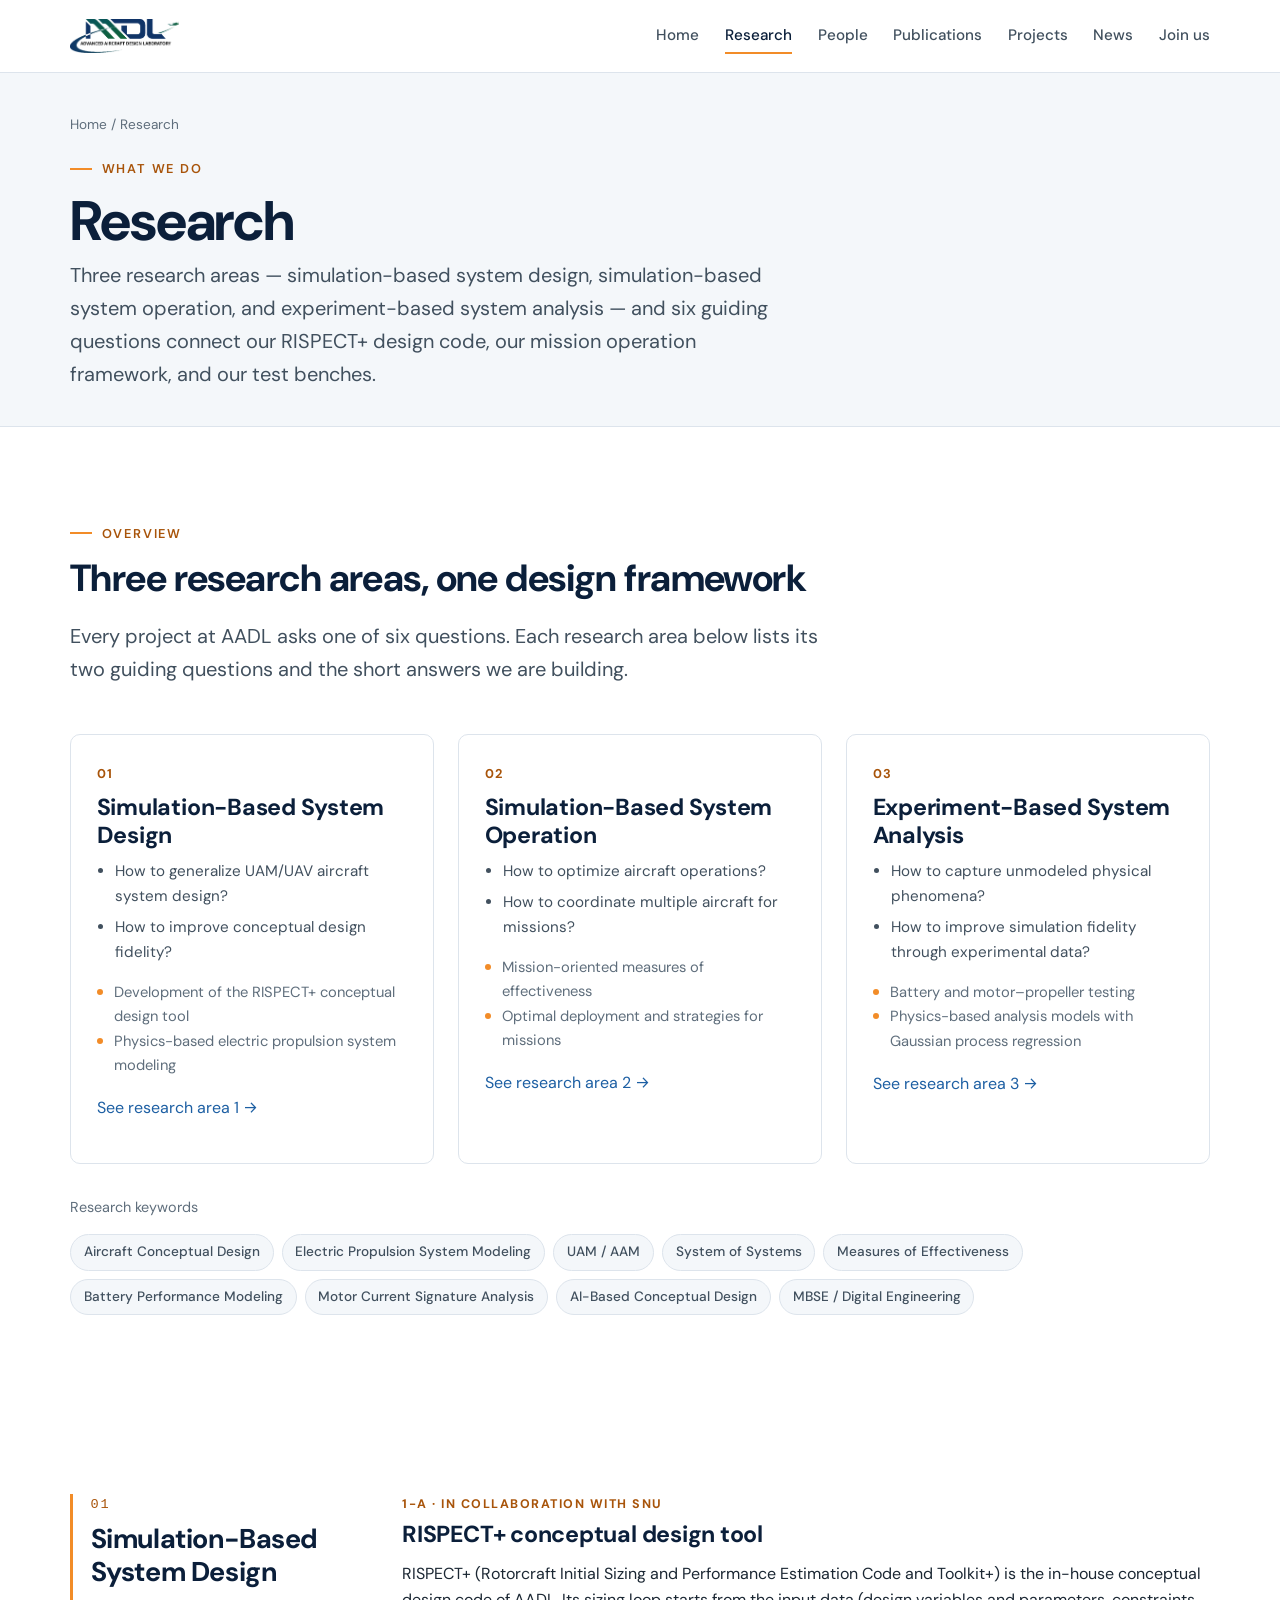
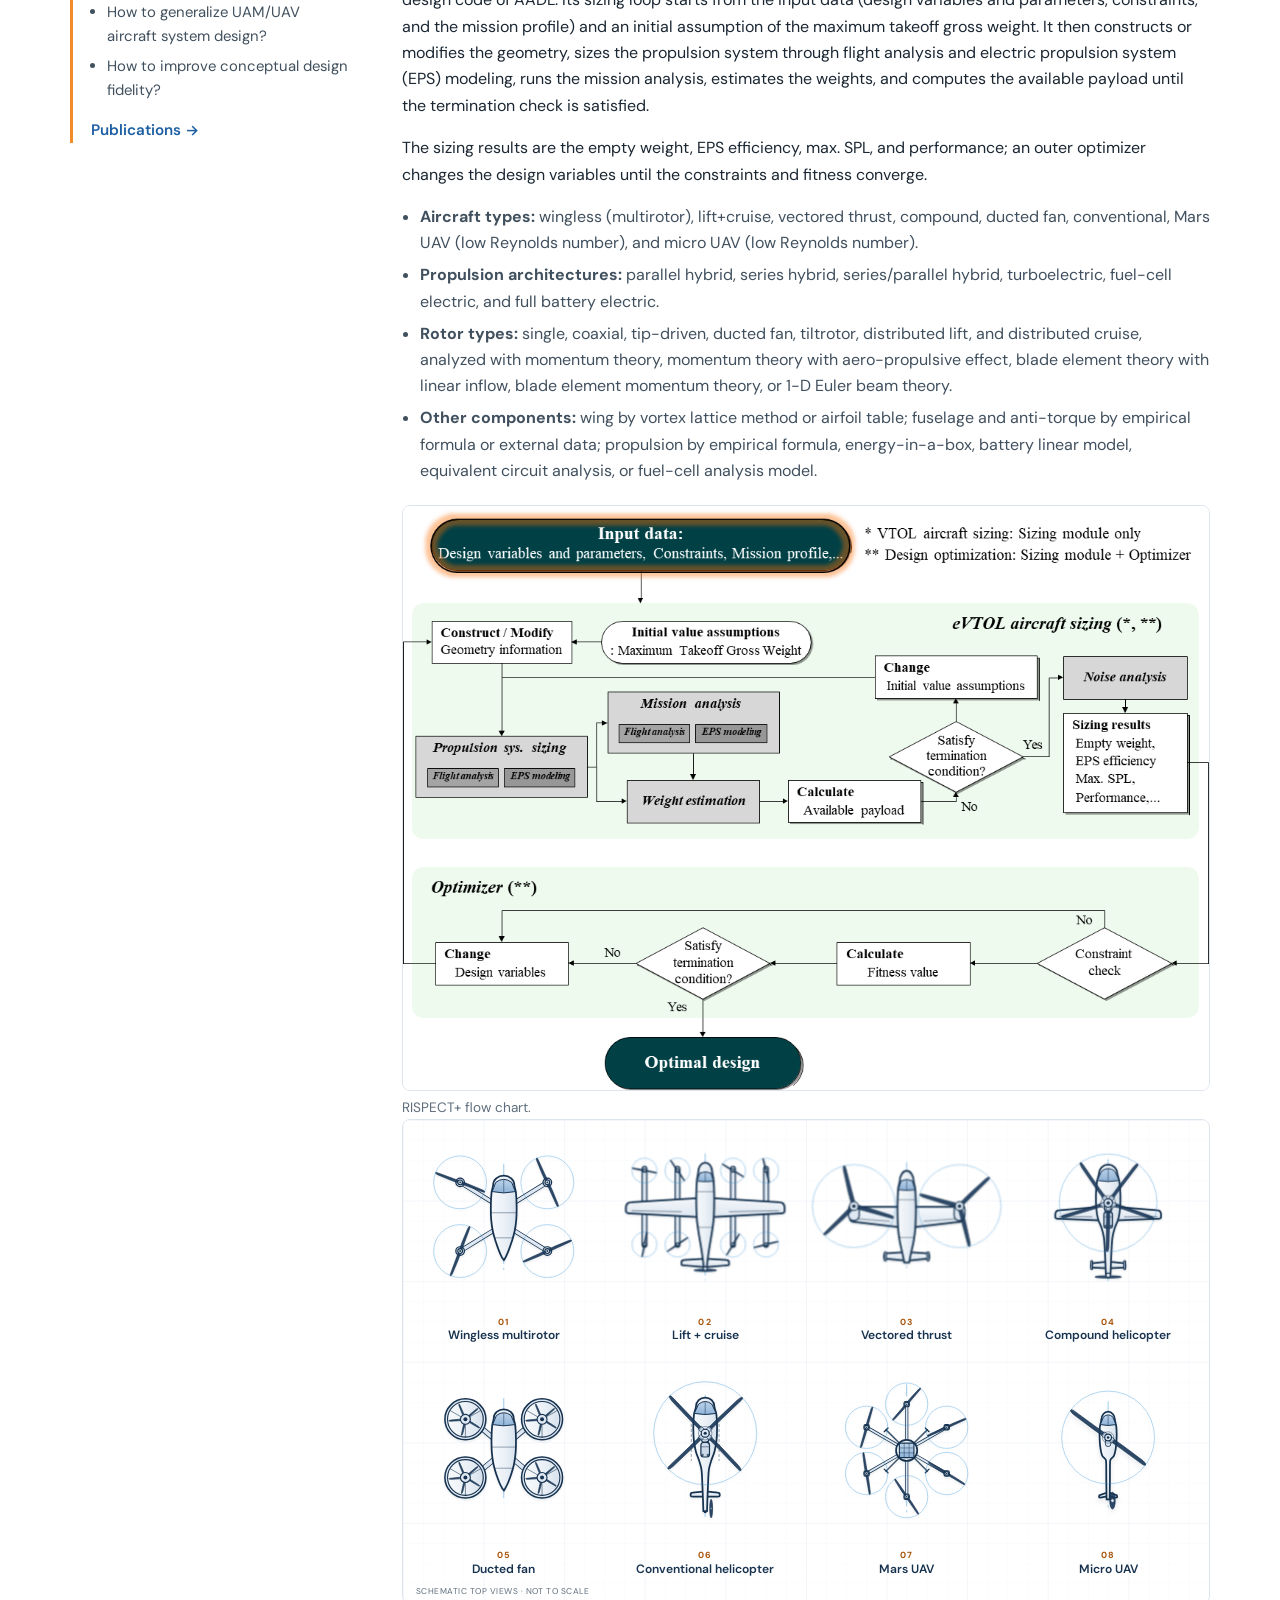
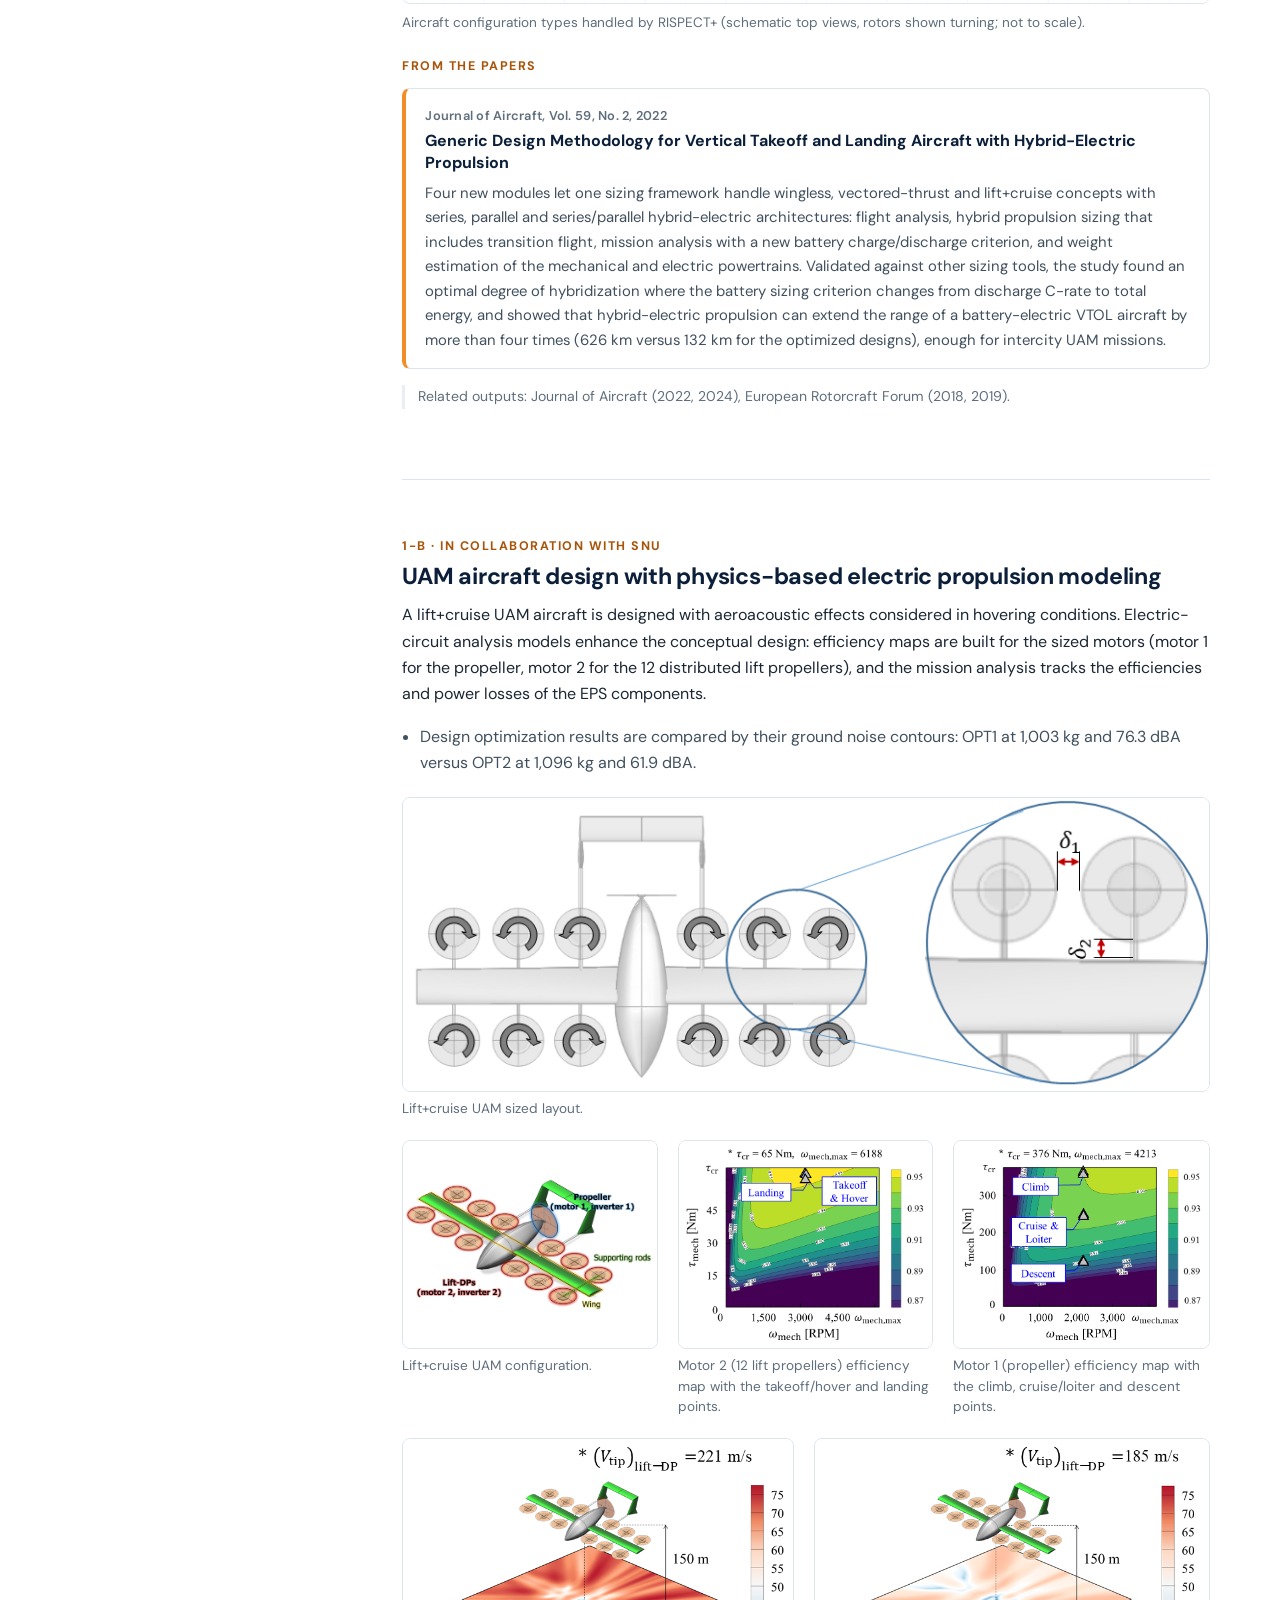
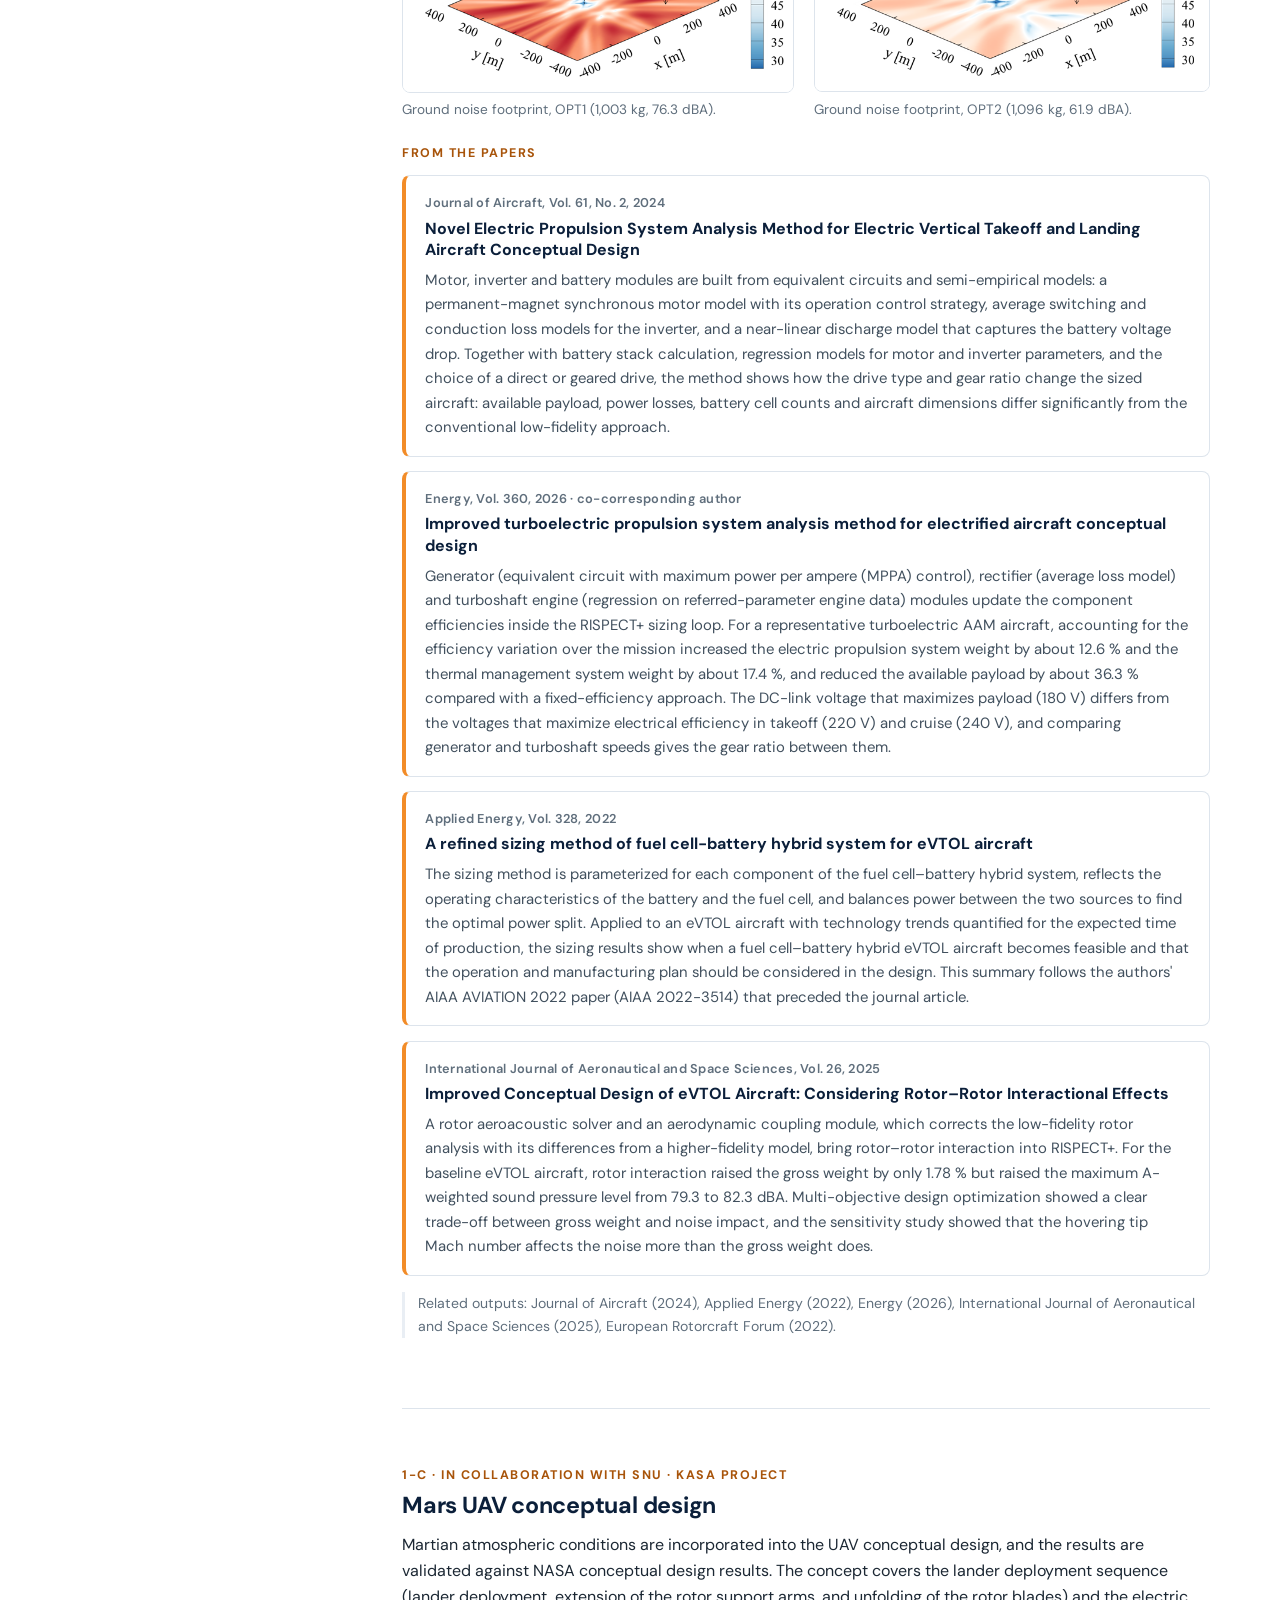
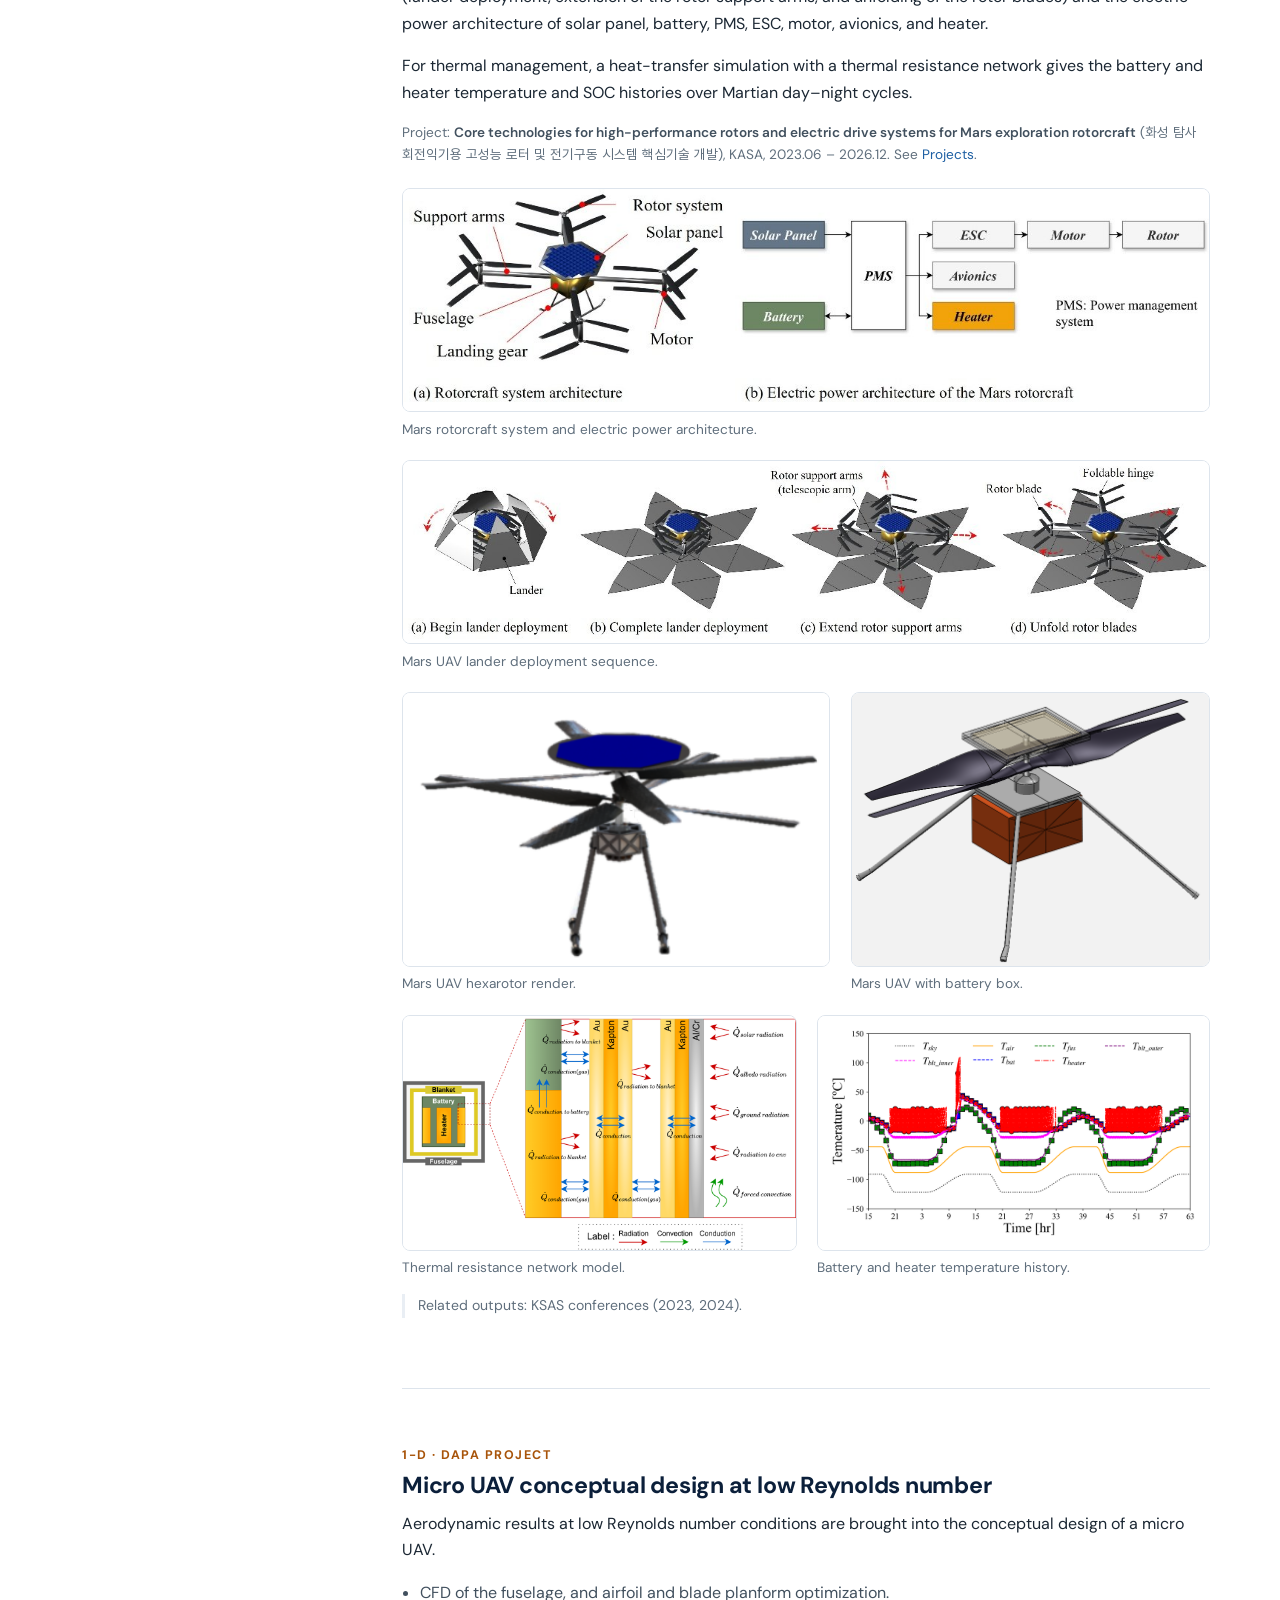
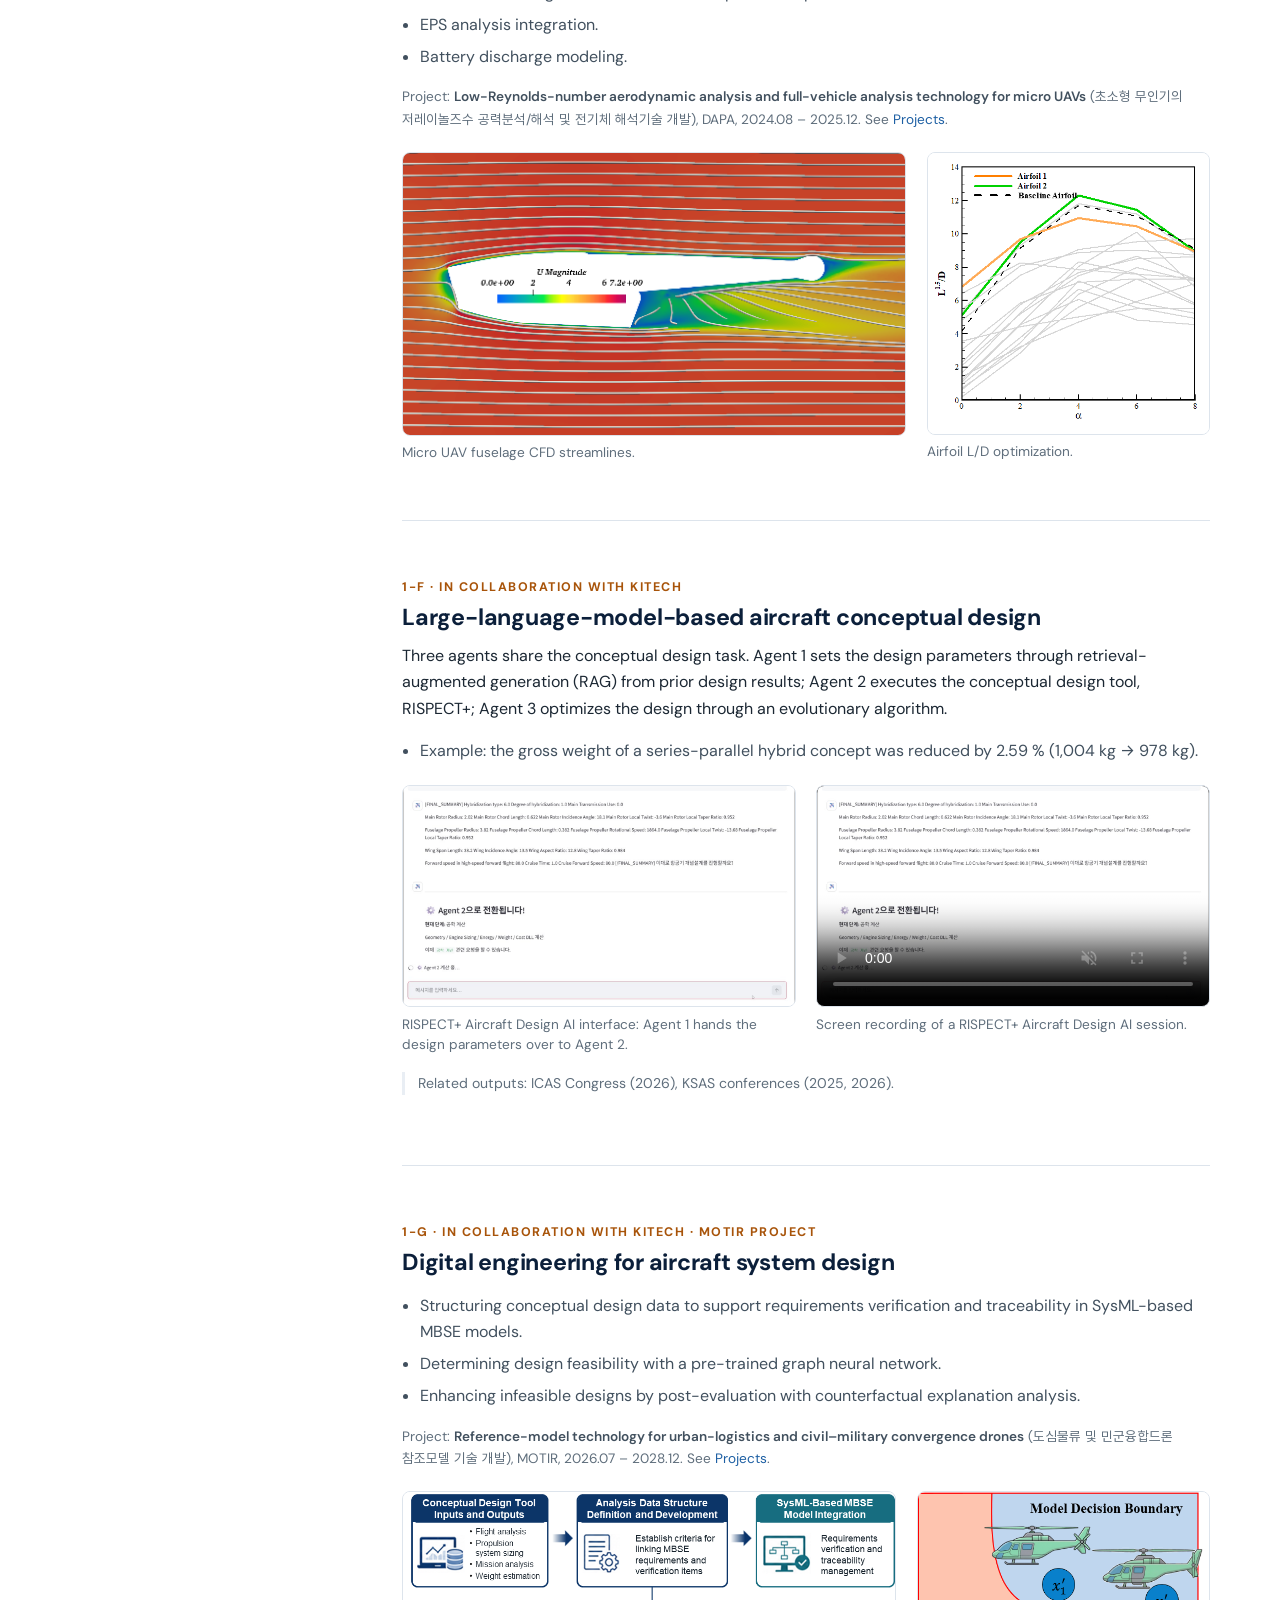
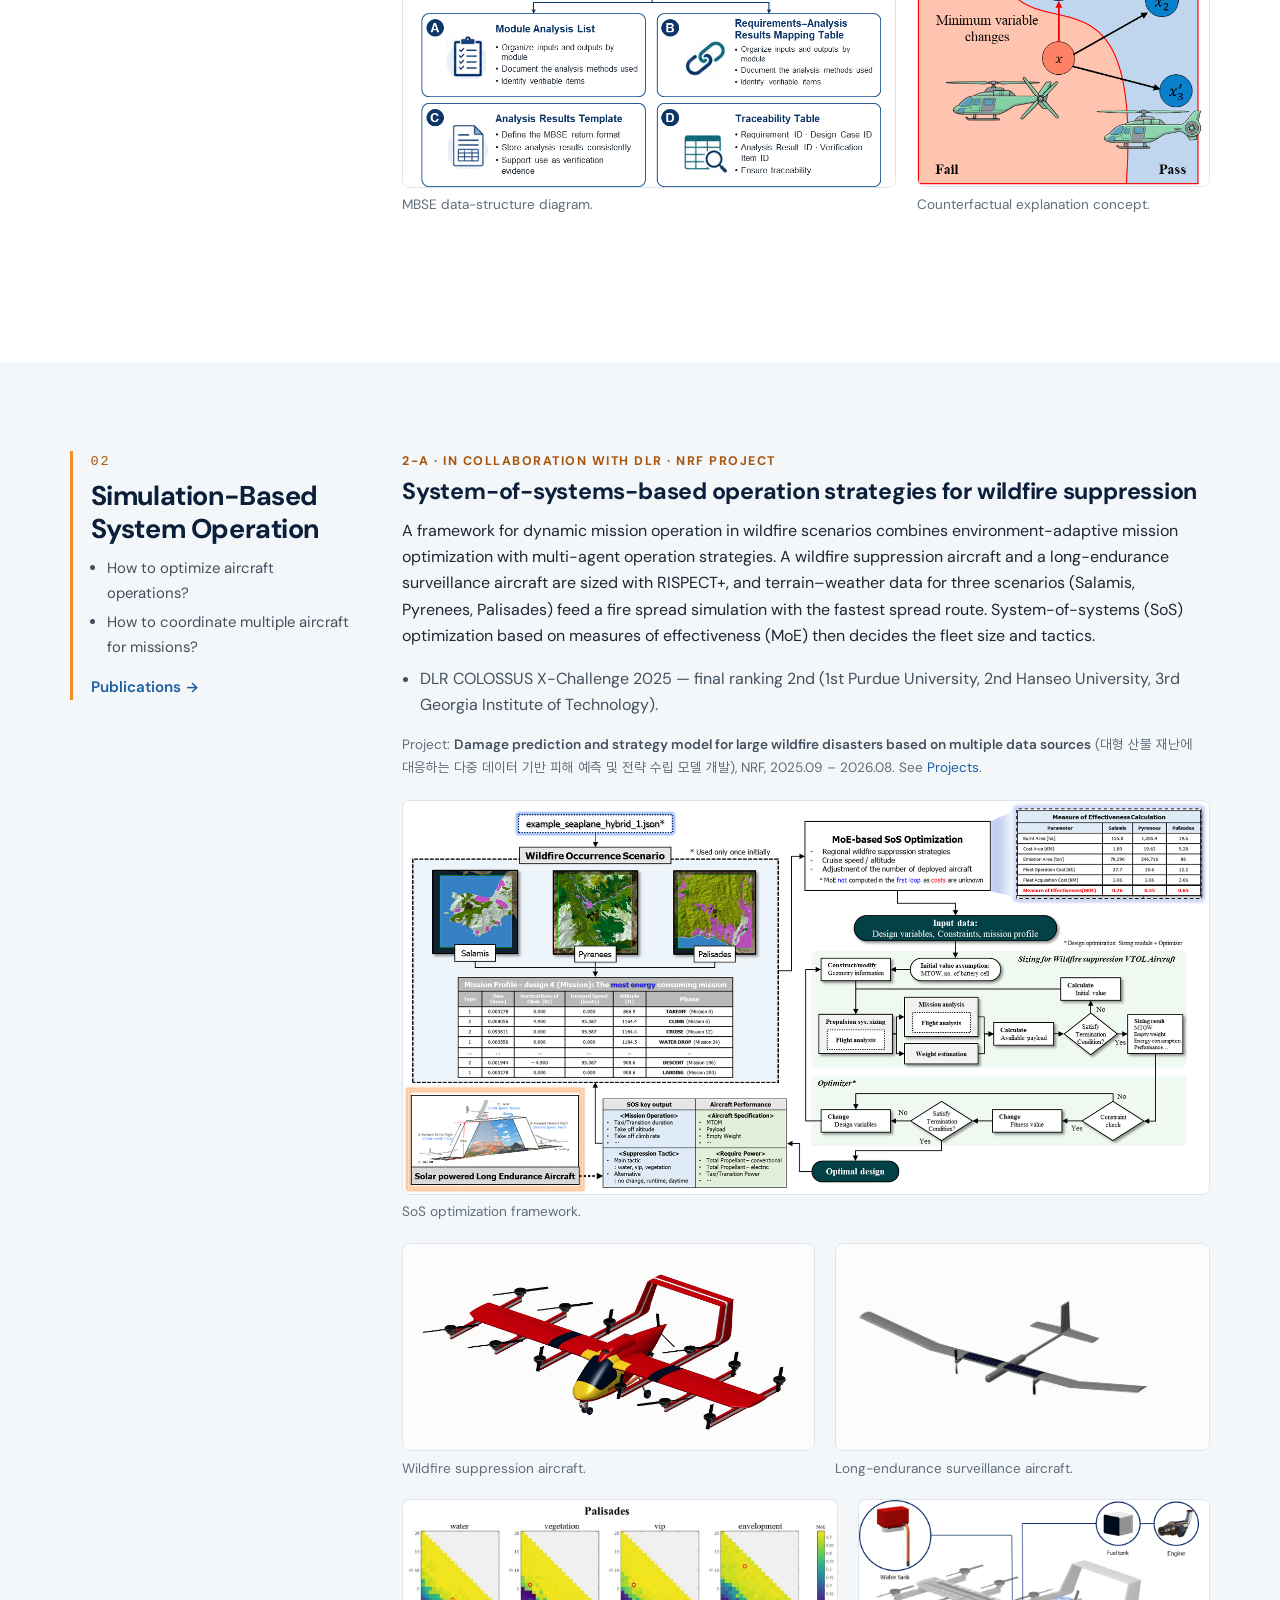
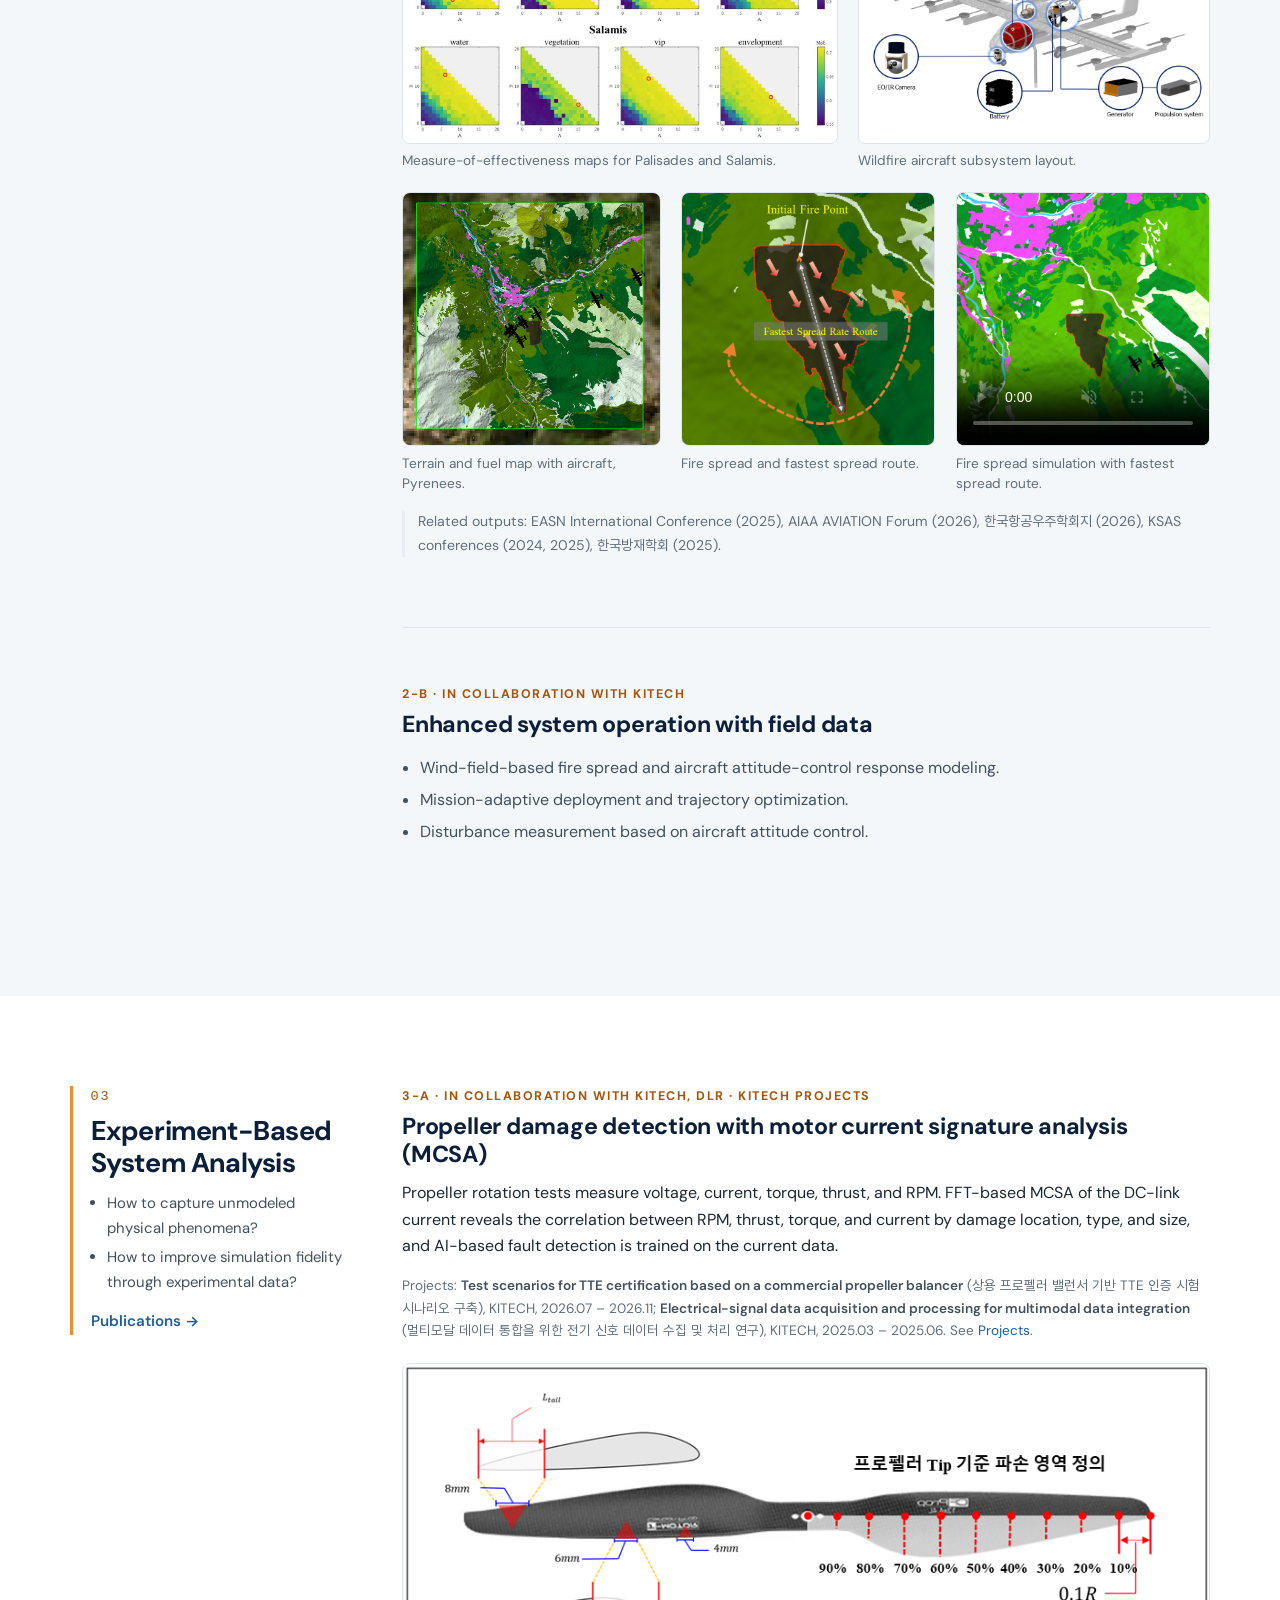
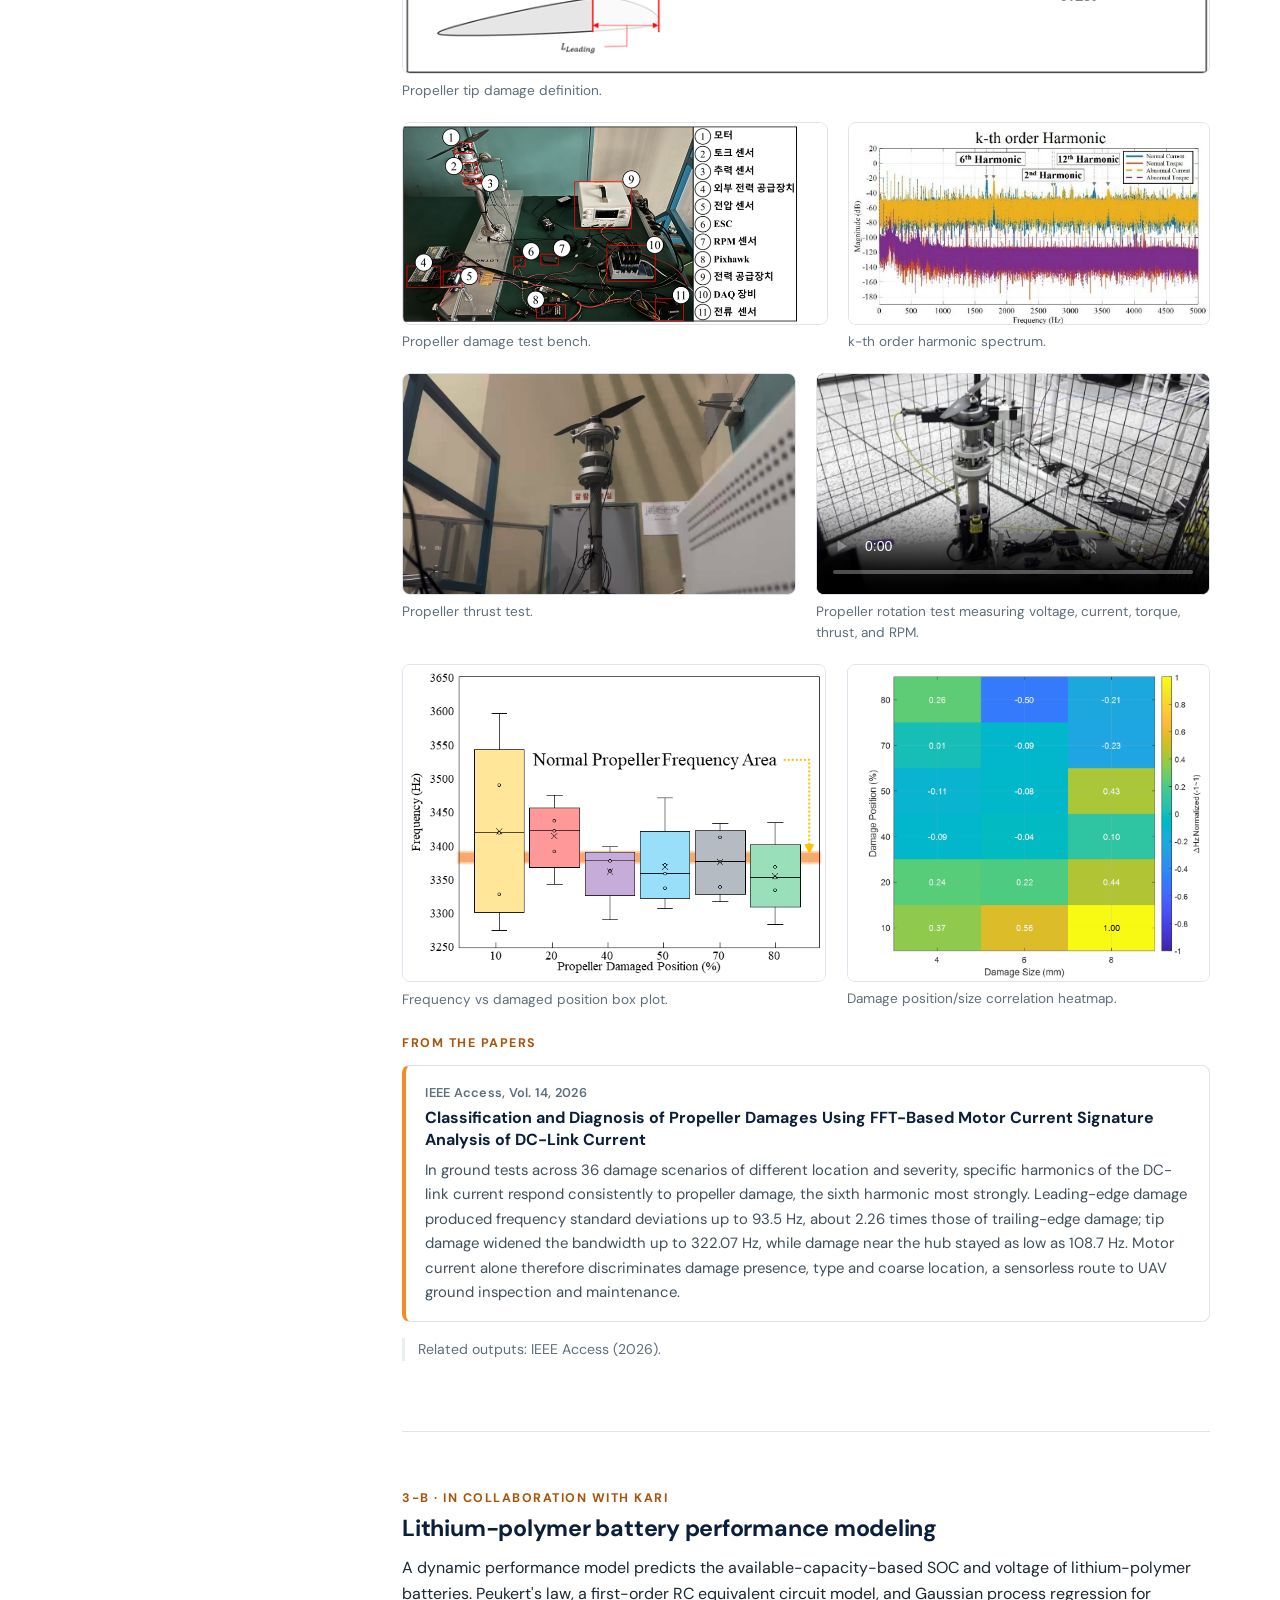
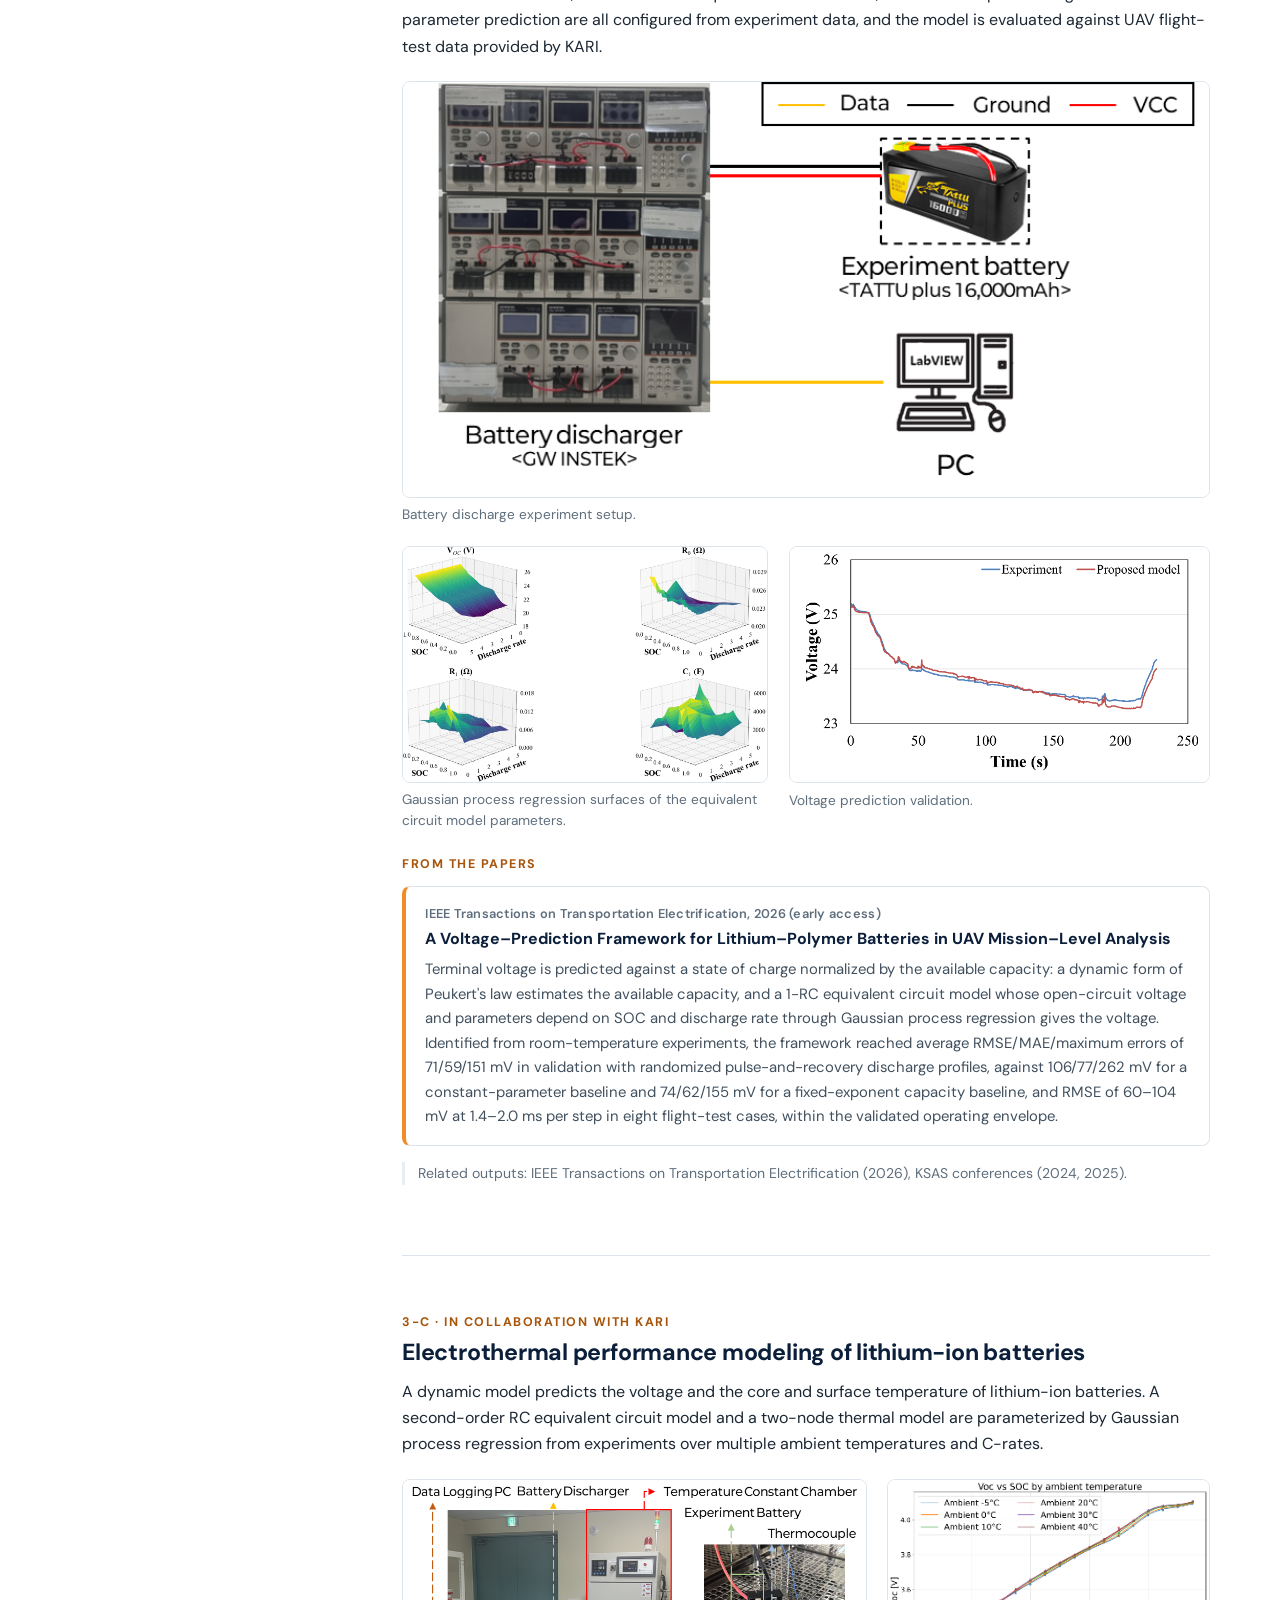
<file: research.html>
<!DOCTYPE html>
<html lang="en">
<head>
  <meta charset="utf-8">
  <meta http-equiv="Content-Security-Policy" content="default-src 'self'; script-src 'self'; style-src 'self' 'unsafe-inline'; img-src 'self'; font-src 'self'; media-src 'self'; connect-src 'none'; object-src 'none'; frame-src 'none'; worker-src 'none'; base-uri 'none'; form-action 'none'">
  <meta name="referrer" content="strict-origin-when-cross-origin">
  <meta name="viewport" content="width=device-width, initial-scale=1">
  <title>Research — AADL, Hanseo University</title>
  <meta name="description" content="Research at the Advanced Aircraft Design Laboratory (AADL), Hanseo University: simulation-based system design with RISPECT+, simulation-based system operation for wildfire suppression, and experiment-based analysis of batteries, motors and propellers.">
  <link rel="icon" type="image/svg+xml" href="assets/img/favicon.svg">
  <link rel="stylesheet" href="assets/css/fonts.css?v=20261102a">
  <link rel="stylesheet" href="assets/css/style.css?v=20261102a">
  <noscript><style>.reveal{opacity:1!important;transform:none!important}</style></noscript>
</head>
<body>

<!-- ===== Navigation (identical on every page; do not edit) ===== -->
<header class="nav nav--always-solid" id="top">
  <div class="container">
    <a class="nav__brand" href="index.html" aria-label="AADL home">
      <img class="logo-light" src="assets/img/logo-aadl-white.png" alt="AADL — Advanced Aircraft Design Laboratory">
      <img class="logo-dark" src="assets/img/logo-aadl.png" alt="">
    </a>
    <button class="nav__toggle" aria-label="Open menu" aria-expanded="false" aria-controls="nav-links"><span></span><span></span><span></span></button>
    <ul class="nav__links" id="nav-links">
      <li><a href="index.html">Home</a></li>
      <li><a href="research.html">Research</a></li>
      <li><a href="people.html">People</a></li>
      <li><a href="publications.html">Publications</a></li>
      <li><a href="projects.html">Projects</a></li>
      <li><a href="news.html">News</a></li>
      <li><a href="join.html">Join us</a></li>
    </ul>
  </div>
</header>

<!-- ===== Page header band ===== -->
<section class="page-hero">
  <div class="container">
    <p class="crumbs"><a href="index.html">Home</a> / Research</p>
    <p class="eyebrow">What we do</p>
    <h1>Research</h1>
    <p class="lead">Three research areas — simulation-based system design, simulation-based system operation, and experiment-based system analysis — and six guiding questions connect our RISPECT+ design code, our mission operation framework, and our test benches.</p>
  </div>
</section>

<!-- ===== Page content ===== -->
<main>

  <!-- ===== Overview: three pillars ===== -->
  <section class="section" id="overview">
    <div class="container">
      <div class="section__head">
        <p class="eyebrow">Overview</p>
        <h2>Three research areas, one design framework</h2>
        <p class="lead">Every project at AADL asks one of six questions. Each research area below lists its two guiding questions and the short answers we are building.</p>
      </div>

      <div class="grid grid--3">
        <article class="pillar">
          <span class="pillar__num">01</span>
          <h3>Simulation-Based System Design</h3>
          <ul class="pillar__q">
            <li>How to generalize UAM/UAV aircraft system design?</li>
            <li>How to improve conceptual design fidelity?</li>
          </ul>
          <ul class="pillar__a">
            <li>Development of the RISPECT+ conceptual design tool</li>
            <li>Physics-based electric propulsion system modeling</li>
          </ul>
          <p class="mt-1"><a href="#pillar-1">See research area 1 →</a></p>
        </article>
        <article class="pillar">
          <span class="pillar__num">02</span>
          <h3>Simulation-Based System Operation</h3>
          <ul class="pillar__q">
            <li>How to optimize aircraft operations?</li>
            <li>How to coordinate multiple aircraft for missions?</li>
          </ul>
          <ul class="pillar__a">
            <li>Mission-oriented measures of effectiveness</li>
            <li>Optimal deployment and strategies for missions</li>
          </ul>
          <p class="mt-1"><a href="#pillar-2">See research area 2 →</a></p>
        </article>
        <article class="pillar">
          <span class="pillar__num">03</span>
          <h3>Experiment-Based System Analysis</h3>
          <ul class="pillar__q">
            <li>How to capture unmodeled physical phenomena?</li>
            <li>How to improve simulation fidelity through experimental data?</li>
          </ul>
          <ul class="pillar__a">
            <li>Battery and motor–propeller testing</li>
            <li>Physics-based analysis models with Gaussian process regression</li>
          </ul>
          <p class="mt-1"><a href="#pillar-3">See research area 3 →</a></p>
        </article>
      </div>

      <div class="mt-3">
        <p class="small muted">Research keywords</p>
        <div class="chips">
          <span class="chip">Aircraft Conceptual Design</span>
          <span class="chip">Electric Propulsion System Modeling</span>
          <span class="chip">UAM / AAM</span>
          <span class="chip">System of Systems</span>
          <span class="chip">Measures of Effectiveness</span>
          <span class="chip">Battery Performance Modeling</span>
          <span class="chip">Motor Current Signature Analysis</span>
          <span class="chip">AI-Based Conceptual Design</span>
          <span class="chip">MBSE / Digital Engineering</span>
        </div>
      </div>
    </div>
  </section>

  <!-- ===== Pillar 1: Simulation-Based System Design ===== -->
  <section class="section" id="pillar-1">
    <div class="container">
      <div class="pillar-block"><div class="pillar-block__label"><span class="pillar-block__num">01</span><h2 class="pillar-block__title">Simulation-Based System Design</h2><ul class="pillar-block__q"><li>How to generalize UAM/UAV aircraft system design?</li><li>How to improve conceptual design fidelity?</li></ul><a class="more" href="publications.html#journals-intl">Publications <span aria-hidden="true">→</span></a></div><div class="pillar-block__body">

      <!-- 1-A RISPECT+ -->
      <article class="topic" id="rispect">
        <p class="topic__tag">1-A · In collaboration with SNU</p>
        <h3>RISPECT+ conceptual design tool</h3>
        <div class="topic__text">
          <p>RISPECT+ (Rotorcraft Initial Sizing and Performance Estimation Code and Toolkit+) is the in-house conceptual design code of AADL. Its sizing loop starts from the input data (design variables and parameters, constraints, and the mission profile) and an initial assumption of the maximum takeoff gross weight. It then constructs or modifies the geometry, sizes the propulsion system through flight analysis and electric propulsion system (EPS) modeling, runs the mission analysis, estimates the weights, and computes the available payload until the termination check is satisfied.</p>
          <p>The sizing results are the empty weight, EPS efficiency, max. SPL, and performance; an outer optimizer changes the design variables until the constraints and fitness converge.</p>
          <ul>
<li><strong>Aircraft types:</strong> wingless (multirotor), lift+cruise, vectored thrust, compound, ducted fan, conventional, Mars UAV (low Reynolds number), and micro UAV (low Reynolds number).</li>
<li><strong>Propulsion architectures:</strong> parallel hybrid, series hybrid, series/parallel hybrid, turboelectric, fuel-cell electric, and full battery electric.</li>
<li><strong>Rotor types:</strong> single, coaxial, tip-driven, ducted fan, tiltrotor, distributed lift, and distributed cruise, analyzed with momentum theory, momentum theory with aero-propulsive effect, blade element theory with linear inflow, blade element momentum theory, or 1-D Euler beam theory.</li>
<li><strong>Other components:</strong> wing by vortex lattice method or airfoil table; fuselage and anti-torque by empirical formula or external data; propulsion by empirical formula, energy-in-a-box, battery linear model, equivalent circuit analysis, or fuel-cell analysis model.</li>
</ul>
        </div>
        <div style="--row-h:150px;--row-cq:18.63cqw" class="gallery gallery--1">
          <figure class="figure" style="--ar:1.381">
<img alt="RISPECT+ flow chart from input data to sizing results" loading="lazy" src="assets/img/research/rispect-flowchart.png"/>
<figcaption>RISPECT+ flow chart.</figcaption>
</figure>
        </div>
        <figure class="figure figure--svg mt-3">
          <!-- svg:config-figure -->
          <svg xmlns="http://www.w3.org/2000/svg" viewBox="0 0 1000 600" class="config-figure" role="img" aria-labelledby="cfg-t cfg-d"><title id="cfg-t">Aircraft configuration types handled by RISPECT+</title><desc id="cfg-d">Schematic top views of eight aircraft configurations: wingless multirotor, lift plus cruise, vectored thrust, compound helicopter, ducted fan, conventional helicopter, Mars UAV and micro UAV. Not to scale.</desc>
          <defs><linearGradient id="bodyGrad" x1="0" y1="0" x2="1" y2="0"><stop offset="0" stop-color="#f7fafc"/><stop offset=".55" stop-color="#eaf0f6"/><stop offset="1" stop-color="#d8e2ed"/></linearGradient>
          <linearGradient id="wingGrad" x1="0" y1="0" x2="0" y2="1"><stop offset="0" stop-color="#f6f9fc"/><stop offset="1" stop-color="#dde6f0"/></linearGradient>
          <linearGradient id="glassGrad" x1="0" y1="0" x2="0" y2="1"><stop offset="0" stop-color="#bcd3ea"/><stop offset="1" stop-color="#8fb3d8"/></linearGradient>
          <filter id="shadow" x="-10%" y="-10%" width="120%" height="130%"><feDropShadow dx="0" dy="2" stdDeviation="2" flood-color="#16324f" flood-opacity=".10"/></filter><pattern id="grid" width="25" height="25" patternUnits="userSpaceOnUse"><path d="M25 0H0V25" fill="none" stroke="#eef3f8" stroke-width=".6"/></pattern><pattern id="grid2" width="100" height="100" patternUnits="userSpaceOnUse"><path d="M100 0H0V100" fill="none" stroke="#e2e9f1" stroke-width=".8"/></pattern></defs>
          <rect width="1000" height="600" fill="#ffffff"/>
          <rect width="1000" height="600" fill="url(#grid)"/>
          <rect width="1000" height="600" fill="url(#grid2)"/>
          <g transform="translate(125 118.36) scale(0.82)" filter="url(#shadow)"><line x1="0" y1="-78" x2="0" y2="84" stroke="#2d8fd5" stroke-width=".8" stroke-dasharray="12 4 2 4" opacity=".55" vector-effect="non-scaling-stroke"/><line x1="-14" y1="-18" x2="-66" y2="-50" stroke="#16324f" stroke-width="7" stroke-linecap="round" vector-effect="none"/><line x1="-14" y1="-18" x2="-66" y2="-50" stroke="#dfe8f2" stroke-width="4.8" stroke-linecap="round" vector-effect="none"/><line x1="-14" y1="22" x2="-66" y2="54" stroke="#16324f" stroke-width="7" stroke-linecap="round" vector-effect="none"/><line x1="-14" y1="22" x2="-66" y2="54" stroke="#dfe8f2" stroke-width="4.8" stroke-linecap="round" vector-effect="none"/><line x1="14" y1="-18" x2="66" y2="-50" stroke="#16324f" stroke-width="7" stroke-linecap="round" vector-effect="none"/><line x1="14" y1="-18" x2="66" y2="-50" stroke="#dfe8f2" stroke-width="4.8" stroke-linecap="round" vector-effect="none"/><line x1="14" y1="22" x2="66" y2="54" stroke="#16324f" stroke-width="7" stroke-linecap="round" vector-effect="none"/><line x1="14" y1="22" x2="66" y2="54" stroke="#dfe8f2" stroke-width="4.8" stroke-linecap="round" vector-effect="none"/><path d="M-16,-46 A16,14 0 0 1 16,-46 C16.42,-41.67 17.92,-39.33 18.5,-34 C19.08,-28.67 19.42,-20.67 19.5,-14 C19.58,-7.33 19.5,-0.33 19,6 C18.5,12.33 17.67,18.33 16.5,24 C15.33,29.67 13.58,35 12,40 C10.42,45 8.58,50 7,54 C5.42,58 3.63,61.67 2.5,64 C1.37,66.33 0.58,67.33 0.2,68 C-0.58,65.67 -1.37,66.33 -2.5,64 C-3.63,61.67 -5.42,58 -7,54 C-8.58,50 -10.42,45 -12,40 C-13.58,35 -15.33,29.67 -16.5,24 C-17.67,18.33 -18.5,12.33 -19,6 C-19.5,-0.33 -19.58,-7.33 -19.5,-14 C-19.42,-20.67 -19.08,-28.67 -18.5,-34 C-17.92,-39.33 -16.42,-41.67 -16,-46 Z" fill="url(#bodyGrad)" stroke="#16324f" stroke-width="1.75" stroke-linejoin="round" vector-effect="non-scaling-stroke"/><path d="M-12,-50 Q0,-59 12,-50 L17.5,-36 Q0,-31.95 -17.5,-36 Z" fill="url(#glassGrad)" stroke="#16324f" stroke-width="0.98" stroke-linejoin="round" vector-effect="non-scaling-stroke"/><line x1="0" y1="-53.9" x2="0" y2="-34.02" stroke="#16324f" stroke-width="0.84" opacity=".6" vector-effect="non-scaling-stroke"/><line x1="-19.4" y1="-4" x2="19.4" y2="-4" stroke="#16324f" stroke-width="0.84" opacity=".5" vector-effect="non-scaling-stroke"/><line x1="-14" y1="34" x2="14" y2="34" stroke="#16324f" stroke-width="0.84" opacity=".5" vector-effect="non-scaling-stroke"/><circle cx="-66" cy="-50" r="6.5" fill="#cbd9e8" stroke="#16324f" stroke-width="1.19" vector-effect="non-scaling-stroke"/><circle cx="-66" cy="-50" r="40" fill="none" stroke="#2d8fd5" stroke-width="1" opacity=".35" vector-effect="non-scaling-stroke"/><g transform="translate(-66 -50)"><g class="spin" style="animation:spin 5.5s linear infinite;animation-direction:reverse"><path d="M3.24,-1.8 L14,-1.8 L36,-0.78 Q40,-0.36 40,0.84 Q40,2.18 36,1.9 L14,1.8 L3.24,1.8 Z" fill="#1d3a5c" fill-opacity=".92" stroke="#16324f" stroke-width="0.63" vector-effect="non-scaling-stroke" transform="rotate(20)"/><path d="M3.24,-1.8 L14,-1.8 L36,-0.78 Q40,-0.36 40,0.84 Q40,2.18 36,1.9 L14,1.8 L3.24,1.8 Z" fill="#1d3a5c" fill-opacity=".92" stroke="#16324f" stroke-width="0.63" vector-effect="non-scaling-stroke" transform="rotate(200)"/></g></g><circle cx="-66" cy="-50" r="3.6" fill="#dfe8f2" stroke="#16324f" stroke-width="1.12" vector-effect="non-scaling-stroke"/><circle cx="-66" cy="-50" r="1.44" fill="#16324f"/><circle cx="66" cy="-50" r="6.5" fill="#cbd9e8" stroke="#16324f" stroke-width="1.19" vector-effect="non-scaling-stroke"/><circle cx="66" cy="-50" r="40" fill="none" stroke="#2d8fd5" stroke-width="1" opacity=".35" vector-effect="non-scaling-stroke"/><g transform="translate(66 -50)"><g class="spin" style="animation:spin 6.4s linear infinite"><path d="M3.24,-1.8 L14,-1.8 L36,-0.78 Q40,-0.36 40,0.84 Q40,2.18 36,1.9 L14,1.8 L3.24,1.8 Z" fill="#1d3a5c" fill-opacity=".92" stroke="#16324f" stroke-width="0.63" vector-effect="non-scaling-stroke" transform="rotate(65)"/><path d="M3.24,-1.8 L14,-1.8 L36,-0.78 Q40,-0.36 40,0.84 Q40,2.18 36,1.9 L14,1.8 L3.24,1.8 Z" fill="#1d3a5c" fill-opacity=".92" stroke="#16324f" stroke-width="0.63" vector-effect="non-scaling-stroke" transform="rotate(245)"/></g></g><circle cx="66" cy="-50" r="3.6" fill="#dfe8f2" stroke="#16324f" stroke-width="1.12" vector-effect="non-scaling-stroke"/><circle cx="66" cy="-50" r="1.44" fill="#16324f"/><circle cx="-66" cy="54" r="6.5" fill="#cbd9e8" stroke="#16324f" stroke-width="1.19" vector-effect="non-scaling-stroke"/><circle cx="-66" cy="54" r="40" fill="none" stroke="#2d8fd5" stroke-width="1" opacity=".35" vector-effect="non-scaling-stroke"/><g transform="translate(-66 54)"><g class="spin" style="animation:spin 7.3s linear infinite"><path d="M3.24,-1.8 L14,-1.8 L36,-0.78 Q40,-0.36 40,0.84 Q40,2.18 36,1.9 L14,1.8 L3.24,1.8 Z" fill="#1d3a5c" fill-opacity=".92" stroke="#16324f" stroke-width="0.63" vector-effect="non-scaling-stroke" transform="rotate(110)"/><path d="M3.24,-1.8 L14,-1.8 L36,-0.78 Q40,-0.36 40,0.84 Q40,2.18 36,1.9 L14,1.8 L3.24,1.8 Z" fill="#1d3a5c" fill-opacity=".92" stroke="#16324f" stroke-width="0.63" vector-effect="non-scaling-stroke" transform="rotate(290)"/></g></g><circle cx="-66" cy="54" r="3.6" fill="#dfe8f2" stroke="#16324f" stroke-width="1.12" vector-effect="non-scaling-stroke"/><circle cx="-66" cy="54" r="1.44" fill="#16324f"/><circle cx="66" cy="54" r="6.5" fill="#cbd9e8" stroke="#16324f" stroke-width="1.19" vector-effect="non-scaling-stroke"/><circle cx="66" cy="54" r="40" fill="none" stroke="#2d8fd5" stroke-width="1" opacity=".35" vector-effect="non-scaling-stroke"/><g transform="translate(66 54)"><g class="spin" style="animation:spin 4.6s linear infinite;animation-direction:reverse"><path d="M3.24,-1.8 L14,-1.8 L36,-0.78 Q40,-0.36 40,0.84 Q40,2.18 36,1.9 L14,1.8 L3.24,1.8 Z" fill="#1d3a5c" fill-opacity=".92" stroke="#16324f" stroke-width="0.63" vector-effect="non-scaling-stroke" transform="rotate(155)"/><path d="M3.24,-1.8 L14,-1.8 L36,-0.78 Q40,-0.36 40,0.84 Q40,2.18 36,1.9 L14,1.8 L3.24,1.8 Z" fill="#1d3a5c" fill-opacity=".92" stroke="#16324f" stroke-width="0.63" vector-effect="non-scaling-stroke" transform="rotate(335)"/></g></g><circle cx="66" cy="54" r="3.6" fill="#dfe8f2" stroke="#16324f" stroke-width="1.12" vector-effect="non-scaling-stroke"/><circle cx="66" cy="54" r="1.44" fill="#16324f"/></g>
          <text class="lbl lbl-num" x="125.0" y="254" text-anchor="middle" font-family="DM Sans, Pretendard, Segoe UI, Helvetica Neue, Arial, sans-serif" font-size="11" font-weight="700" letter-spacing="1.5" fill="#a8540a">01</text>
          <text class="lbl lbl-name" x="125.0" y="272" text-anchor="middle" font-family="DM Sans, Pretendard, Segoe UI, Helvetica Neue, Arial, sans-serif" font-size="15" font-weight="600" fill="#16324f">Wingless multirotor</text>
          <g transform="translate(375 113.44) scale(0.82)" filter="url(#shadow)"><line x1="0" y1="-88" x2="0" y2="104" stroke="#2d8fd5" stroke-width=".8" stroke-dasharray="12 4 2 4" opacity=".55" vector-effect="non-scaling-stroke"/><rect x="-45.5" y="-68" width="7" height="122" rx="3.5" fill="#dfe8f2" stroke="#16324f" stroke-width="1.19" vector-effect="non-scaling-stroke"/><rect x="38.5" y="-68" width="7" height="122" rx="3.5" fill="#dfe8f2" stroke="#16324f" stroke-width="1.19" vector-effect="non-scaling-stroke"/><rect x="-95.5" y="-68" width="7" height="122" rx="3.5" fill="#dfe8f2" stroke="#16324f" stroke-width="1.19" vector-effect="non-scaling-stroke"/><rect x="88.5" y="-68" width="7" height="122" rx="3.5" fill="#dfe8f2" stroke="#16324f" stroke-width="1.19" vector-effect="non-scaling-stroke"/><path d="M0,-21 L111.5,-14 Q120,-14 120,-5.5 L120,-0.4 Q120,3 111.5,3 L0,9 L-111.5,3 Q-120,3 -120,-0.4 L-120,-5.5 Q-120,-14 -111.5,-14 Z" fill="url(#wingGrad)" stroke="#16324f" stroke-width="1.75" stroke-linejoin="round" vector-effect="non-scaling-stroke"/><line x1="-36" y1="0.41" x2="-111.6" y2="-1.24" stroke="#16324f" stroke-width="0.84" opacity=".6" vector-effect="non-scaling-stroke"/><line x1="36" y1="0.41" x2="111.6" y2="-1.24" stroke="#16324f" stroke-width="0.84" opacity=".6" vector-effect="non-scaling-stroke"/><path d="M0,71.5 L32,73.5 Q36,73.5 36,77.5 L36,79.9 Q36,81.5 32,81.5 L0,84.5 L-32,81.5 Q-36,81.5 -36,79.9 L-36,77.5 Q-36,73.5 -32,73.5 Z" fill="url(#wingGrad)" stroke="#16324f" stroke-width="1.75" stroke-linejoin="round" vector-effect="non-scaling-stroke"/><path d="M-1.6,58 L1.6,58 L1.12,84 L-1.12,84 Z" fill="#cbd9e8" stroke="#16324f" stroke-width="1.12" vector-effect="non-scaling-stroke"/><path d="M-10.5,-60 A10.5,14 0 0 1 10.5,-60 C10.83,-55.67 12,-53.33 12.5,-48 C13,-42.67 13.33,-35 13.5,-28 C13.67,-21 13.67,-13 13.5,-6 C13.33,1 13.08,7.67 12.5,14 C11.92,20.33 10.92,26 10,32 C9.08,38 7.92,44.33 7,50 C6.08,55.67 5.17,61.33 4.5,66 C3.83,70.67 3.28,75 3,78 C2.72,81 2.83,83 2.8,84 L-2.8,84 C-2.83,81.33 -2.72,81 -3,78 C-3.28,75 -3.83,70.67 -4.5,66 C-5.17,61.33 -6.08,55.67 -7,50 C-7.92,44.33 -9.08,38 -10,32 C-10.92,26 -11.92,20.33 -12.5,14 C-13.08,7.67 -13.33,1 -13.5,-6 C-13.67,-13 -13.67,-21 -13.5,-28 C-13.33,-35 -13,-42.67 -12.5,-48 C-12,-53.33 -10.83,-55.67 -10.5,-60 Z" fill="url(#bodyGrad)" stroke="#16324f" stroke-width="1.75" stroke-linejoin="round" vector-effect="non-scaling-stroke"/><path d="M-8.5,-58 Q0,-62 8.5,-58 L12.5,-46 Q0,-44.2 -12.5,-46 Z" fill="url(#glassGrad)" stroke="#16324f" stroke-width="0.98" stroke-linejoin="round" vector-effect="non-scaling-stroke"/><line x1="0" y1="-59.4" x2="0" y2="-45.12" stroke="#16324f" stroke-width="0.84" opacity=".6" vector-effect="non-scaling-stroke"/><line x1="-13.2" y1="-30" x2="13.2" y2="-30" stroke="#16324f" stroke-width="0.84" opacity=".5" vector-effect="non-scaling-stroke"/><line x1="-11.5" y1="24" x2="11.5" y2="24" stroke="#16324f" stroke-width="0.84" opacity=".5" vector-effect="non-scaling-stroke"/><ellipse cx="0" cy="89" rx="17" ry="1.8" fill="#1d3a5c" fill-opacity=".92" stroke="#16324f" stroke-width="0.7" vector-effect="non-scaling-stroke"/><circle cx="0" cy="89" r="1.2" fill="#dfe8f2"/><circle cx="0" cy="86.5" r="3" fill="#dfe8f2" stroke="#16324f" stroke-width="1.12" vector-effect="non-scaling-stroke"/><circle cx="-92" cy="-62" r="19" fill="none" stroke="#2d8fd5" stroke-width="1" opacity=".35" vector-effect="non-scaling-stroke"/><g transform="translate(-92 -62)"><g class="spin" style="animation:spin 5.5s linear infinite;animation-direction:reverse"><path d="M2.34,-0.85 L6.65,-0.85 L17.1,-0.37 Q19,-0.17 19,0.4 Q19,1.04 17.1,0.9 L6.65,0.85 L2.34,0.85 Z" fill="#1d3a5c" fill-opacity=".92" stroke="#16324f" stroke-width="0.63" vector-effect="non-scaling-stroke" transform="rotate(10)"/><path d="M2.34,-0.85 L6.65,-0.85 L17.1,-0.37 Q19,-0.17 19,0.4 Q19,1.04 17.1,0.9 L6.65,0.85 L2.34,0.85 Z" fill="#1d3a5c" fill-opacity=".92" stroke="#16324f" stroke-width="0.63" vector-effect="non-scaling-stroke" transform="rotate(190)"/></g></g><circle cx="-92" cy="-62" r="2.6" fill="#dfe8f2" stroke="#16324f" stroke-width="1.12" vector-effect="non-scaling-stroke"/><circle cx="-92" cy="-62" r="1.04" fill="#16324f"/><circle cx="-92" cy="50" r="19" fill="none" stroke="#2d8fd5" stroke-width="1" opacity=".35" vector-effect="non-scaling-stroke"/><g transform="translate(-92 50)"><g class="spin" style="animation:spin 6.4s linear infinite"><path d="M2.34,-0.85 L6.65,-0.85 L17.1,-0.37 Q19,-0.17 19,0.4 Q19,1.04 17.1,0.9 L6.65,0.85 L2.34,0.85 Z" fill="#1d3a5c" fill-opacity=".92" stroke="#16324f" stroke-width="0.63" vector-effect="non-scaling-stroke" transform="rotate(100)"/><path d="M2.34,-0.85 L6.65,-0.85 L17.1,-0.37 Q19,-0.17 19,0.4 Q19,1.04 17.1,0.9 L6.65,0.85 L2.34,0.85 Z" fill="#1d3a5c" fill-opacity=".92" stroke="#16324f" stroke-width="0.63" vector-effect="non-scaling-stroke" transform="rotate(280)"/></g></g><circle cx="-92" cy="50" r="2.6" fill="#dfe8f2" stroke="#16324f" stroke-width="1.12" vector-effect="non-scaling-stroke"/><circle cx="-92" cy="50" r="1.04" fill="#16324f"/><circle cx="-42" cy="-62" r="19" fill="none" stroke="#2d8fd5" stroke-width="1" opacity=".35" vector-effect="non-scaling-stroke"/><g transform="translate(-42 -62)"><g class="spin" style="animation:spin 7.3s linear infinite"><path d="M2.34,-0.85 L6.65,-0.85 L17.1,-0.37 Q19,-0.17 19,0.4 Q19,1.04 17.1,0.9 L6.65,0.85 L2.34,0.85 Z" fill="#1d3a5c" fill-opacity=".92" stroke="#16324f" stroke-width="0.63" vector-effect="non-scaling-stroke" transform="rotate(55)"/><path d="M2.34,-0.85 L6.65,-0.85 L17.1,-0.37 Q19,-0.17 19,0.4 Q19,1.04 17.1,0.9 L6.65,0.85 L2.34,0.85 Z" fill="#1d3a5c" fill-opacity=".92" stroke="#16324f" stroke-width="0.63" vector-effect="non-scaling-stroke" transform="rotate(235)"/></g></g><circle cx="-42" cy="-62" r="2.6" fill="#dfe8f2" stroke="#16324f" stroke-width="1.12" vector-effect="non-scaling-stroke"/><circle cx="-42" cy="-62" r="1.04" fill="#16324f"/><circle cx="-42" cy="50" r="19" fill="none" stroke="#2d8fd5" stroke-width="1" opacity=".35" vector-effect="non-scaling-stroke"/><g transform="translate(-42 50)"><g class="spin" style="animation:spin 4.6s linear infinite;animation-direction:reverse"><path d="M2.34,-0.85 L6.65,-0.85 L17.1,-0.37 Q19,-0.17 19,0.4 Q19,1.04 17.1,0.9 L6.65,0.85 L2.34,0.85 Z" fill="#1d3a5c" fill-opacity=".92" stroke="#16324f" stroke-width="0.63" vector-effect="non-scaling-stroke" transform="rotate(145)"/><path d="M2.34,-0.85 L6.65,-0.85 L17.1,-0.37 Q19,-0.17 19,0.4 Q19,1.04 17.1,0.9 L6.65,0.85 L2.34,0.85 Z" fill="#1d3a5c" fill-opacity=".92" stroke="#16324f" stroke-width="0.63" vector-effect="non-scaling-stroke" transform="rotate(325)"/></g></g><circle cx="-42" cy="50" r="2.6" fill="#dfe8f2" stroke="#16324f" stroke-width="1.12" vector-effect="non-scaling-stroke"/><circle cx="-42" cy="50" r="1.04" fill="#16324f"/><circle cx="42" cy="-62" r="19" fill="none" stroke="#2d8fd5" stroke-width="1" opacity=".35" vector-effect="non-scaling-stroke"/><g transform="translate(42 -62)"><g class="spin" style="animation:spin 5.5s linear infinite;animation-direction:reverse"><path d="M2.34,-0.85 L6.65,-0.85 L17.1,-0.37 Q19,-0.17 19,0.4 Q19,1.04 17.1,0.9 L6.65,0.85 L2.34,0.85 Z" fill="#1d3a5c" fill-opacity=".92" stroke="#16324f" stroke-width="0.63" vector-effect="non-scaling-stroke" transform="rotate(30)"/><path d="M2.34,-0.85 L6.65,-0.85 L17.1,-0.37 Q19,-0.17 19,0.4 Q19,1.04 17.1,0.9 L6.65,0.85 L2.34,0.85 Z" fill="#1d3a5c" fill-opacity=".92" stroke="#16324f" stroke-width="0.63" vector-effect="non-scaling-stroke" transform="rotate(210)"/></g></g><circle cx="42" cy="-62" r="2.6" fill="#dfe8f2" stroke="#16324f" stroke-width="1.12" vector-effect="non-scaling-stroke"/><circle cx="42" cy="-62" r="1.04" fill="#16324f"/><circle cx="42" cy="50" r="19" fill="none" stroke="#2d8fd5" stroke-width="1" opacity=".35" vector-effect="non-scaling-stroke"/><g transform="translate(42 50)"><g class="spin" style="animation:spin 6.4s linear infinite"><path d="M2.34,-0.85 L6.65,-0.85 L17.1,-0.37 Q19,-0.17 19,0.4 Q19,1.04 17.1,0.9 L6.65,0.85 L2.34,0.85 Z" fill="#1d3a5c" fill-opacity=".92" stroke="#16324f" stroke-width="0.63" vector-effect="non-scaling-stroke" transform="rotate(120)"/><path d="M2.34,-0.85 L6.65,-0.85 L17.1,-0.37 Q19,-0.17 19,0.4 Q19,1.04 17.1,0.9 L6.65,0.85 L2.34,0.85 Z" fill="#1d3a5c" fill-opacity=".92" stroke="#16324f" stroke-width="0.63" vector-effect="non-scaling-stroke" transform="rotate(300)"/></g></g><circle cx="42" cy="50" r="2.6" fill="#dfe8f2" stroke="#16324f" stroke-width="1.12" vector-effect="non-scaling-stroke"/><circle cx="42" cy="50" r="1.04" fill="#16324f"/><circle cx="92" cy="-62" r="19" fill="none" stroke="#2d8fd5" stroke-width="1" opacity=".35" vector-effect="non-scaling-stroke"/><g transform="translate(92 -62)"><g class="spin" style="animation:spin 7.3s linear infinite"><path d="M2.34,-0.85 L6.65,-0.85 L17.1,-0.37 Q19,-0.17 19,0.4 Q19,1.04 17.1,0.9 L6.65,0.85 L2.34,0.85 Z" fill="#1d3a5c" fill-opacity=".92" stroke="#16324f" stroke-width="0.63" vector-effect="non-scaling-stroke" transform="rotate(75)"/><path d="M2.34,-0.85 L6.65,-0.85 L17.1,-0.37 Q19,-0.17 19,0.4 Q19,1.04 17.1,0.9 L6.65,0.85 L2.34,0.85 Z" fill="#1d3a5c" fill-opacity=".92" stroke="#16324f" stroke-width="0.63" vector-effect="non-scaling-stroke" transform="rotate(255)"/></g></g><circle cx="92" cy="-62" r="2.6" fill="#dfe8f2" stroke="#16324f" stroke-width="1.12" vector-effect="non-scaling-stroke"/><circle cx="92" cy="-62" r="1.04" fill="#16324f"/><circle cx="92" cy="50" r="19" fill="none" stroke="#2d8fd5" stroke-width="1" opacity=".35" vector-effect="non-scaling-stroke"/><g transform="translate(92 50)"><g class="spin" style="animation:spin 4.6s linear infinite;animation-direction:reverse"><path d="M2.34,-0.85 L6.65,-0.85 L17.1,-0.37 Q19,-0.17 19,0.4 Q19,1.04 17.1,0.9 L6.65,0.85 L2.34,0.85 Z" fill="#1d3a5c" fill-opacity=".92" stroke="#16324f" stroke-width="0.63" vector-effect="non-scaling-stroke" transform="rotate(165)"/><path d="M2.34,-0.85 L6.65,-0.85 L17.1,-0.37 Q19,-0.17 19,0.4 Q19,1.04 17.1,0.9 L6.65,0.85 L2.34,0.85 Z" fill="#1d3a5c" fill-opacity=".92" stroke="#16324f" stroke-width="0.63" vector-effect="non-scaling-stroke" transform="rotate(345)"/></g></g><circle cx="92" cy="50" r="2.6" fill="#dfe8f2" stroke="#16324f" stroke-width="1.12" vector-effect="non-scaling-stroke"/><circle cx="92" cy="50" r="1.04" fill="#16324f"/></g>
          <text class="lbl lbl-num" x="375.0" y="254" text-anchor="middle" font-family="DM Sans, Pretendard, Segoe UI, Helvetica Neue, Arial, sans-serif" font-size="11" font-weight="700" letter-spacing="1.5" fill="#a8540a">02</text>
          <text class="lbl lbl-name" x="375.0" y="272" text-anchor="middle" font-family="DM Sans, Pretendard, Segoe UI, Helvetica Neue, Arial, sans-serif" font-size="15" font-weight="600" fill="#16324f">Lift + cruise</text>
          <g transform="translate(625 122.34) scale(0.78)" filter="url(#shadow)"><line x1="0" y1="-90" x2="0" y2="84" stroke="#2d8fd5" stroke-width=".8" stroke-dasharray="12 4 2 4" opacity=".55" vector-effect="non-scaling-stroke"/><path d="M0,-19 L77.5,-19 Q90,-19 90,-6.5 L90,1 Q90,6 77.5,6 L0,15 L-77.5,6 Q-90,6 -90,1 L-90,-6.5 Q-90,-19 -77.5,-19 Z" fill="url(#wingGrad)" stroke="#16324f" stroke-width="1.75" stroke-linejoin="round" vector-effect="non-scaling-stroke"/><line x1="-27" y1="4.16" x2="-83.7" y2="-0.03" stroke="#16324f" stroke-width="0.84" opacity=".6" vector-effect="non-scaling-stroke"/><line x1="27" y1="4.16" x2="83.7" y2="-0.03" stroke="#16324f" stroke-width="0.84" opacity=".6" vector-effect="non-scaling-stroke"/><path d="M0,53 L31.5,55 Q36,55 36,59.5 L36,62.2 Q36,64 31.5,64 L0,67 L-31.5,64 Q-36,64 -36,62.2 L-36,59.5 Q-36,55 -31.5,55 Z" fill="url(#wingGrad)" stroke="#16324f" stroke-width="1.75" stroke-linejoin="round" vector-effect="non-scaling-stroke"/><rect x="-35.6" y="53" width="3.2" height="14" rx="1.2" fill="#dfe8f2" stroke="#16324f" stroke-width="1.19" vector-effect="non-scaling-stroke"/><rect x="-92.5" y="-23" width="17" height="26" rx="8" fill="#dfe8f2" stroke="#16324f" stroke-width="1.19" vector-effect="non-scaling-stroke"/><rect x="32.4" y="53" width="3.2" height="14" rx="1.2" fill="#dfe8f2" stroke="#16324f" stroke-width="1.19" vector-effect="non-scaling-stroke"/><rect x="75.5" y="-23" width="17" height="26" rx="8" fill="#dfe8f2" stroke="#16324f" stroke-width="1.19" vector-effect="non-scaling-stroke"/><path d="M-11,-60 A11,16 0 0 1 11,-60 C11.42,-55.33 12.92,-53.67 13.5,-48 C14.08,-42.33 14.33,-33.33 14.5,-26 C14.67,-18.67 14.67,-11.33 14.5,-4 C14.33,3.33 14.08,11.33 13.5,18 C12.92,24.67 12,30.33 11,36 C10,41.67 8.5,47.33 7.5,52 C6.5,56.67 5.58,61 5,64 C4.42,67 4.17,69 4,70 L-4,70 C-4.17,67.33 -4.42,67 -5,64 C-5.58,61 -6.5,56.67 -7.5,52 C-8.5,47.33 -10,41.67 -11,36 C-12,30.33 -12.92,24.67 -13.5,18 C-14.08,11.33 -14.33,3.33 -14.5,-4 C-14.67,-11.33 -14.67,-18.67 -14.5,-26 C-14.33,-33.33 -14.08,-42.33 -13.5,-48 C-12.92,-53.67 -11.42,-55.33 -11,-60 Z" fill="url(#bodyGrad)" stroke="#16324f" stroke-width="1.75" stroke-linejoin="round" vector-effect="non-scaling-stroke"/><path d="M-9,-60 Q0,-64.5 9,-60 L13.5,-46 Q0,-43.98 -13.5,-46 Z" fill="url(#glassGrad)" stroke="#16324f" stroke-width="0.98" stroke-linejoin="round" vector-effect="non-scaling-stroke"/><line x1="0" y1="-61.65" x2="0" y2="-45.01" stroke="#16324f" stroke-width="0.84" opacity=".6" vector-effect="non-scaling-stroke"/><line x1="-14.2" y1="-30" x2="14.2" y2="-30" stroke="#16324f" stroke-width="0.84" opacity=".5" vector-effect="non-scaling-stroke"/><line x1="-12" y1="30" x2="12" y2="30" stroke="#16324f" stroke-width="0.84" opacity=".5" vector-effect="non-scaling-stroke"/><circle cx="-84" cy="-20" r="66" fill="none" stroke="#2d8fd5" stroke-width="1" opacity=".35" vector-effect="non-scaling-stroke"/><g transform="translate(-84 -20)"><g class="spin" style="animation:spin 5.5s linear infinite;animation-direction:reverse"><path d="M6.3,-2.97 L23.1,-2.97 L59.4,-1.29 Q66,-0.59 66,1.39 Q66,3.6 59.4,3.13 L23.1,2.97 L6.3,2.97 Z" fill="#1d3a5c" fill-opacity=".92" stroke="#16324f" stroke-width="0.63" vector-effect="non-scaling-stroke" transform="rotate(15)"/><path d="M6.3,-2.97 L23.1,-2.97 L59.4,-1.29 Q66,-0.59 66,1.39 Q66,3.6 59.4,3.13 L23.1,2.97 L6.3,2.97 Z" fill="#1d3a5c" fill-opacity=".92" stroke="#16324f" stroke-width="0.63" vector-effect="non-scaling-stroke" transform="rotate(135)"/><path d="M6.3,-2.97 L23.1,-2.97 L59.4,-1.29 Q66,-0.59 66,1.39 Q66,3.6 59.4,3.13 L23.1,2.97 L6.3,2.97 Z" fill="#1d3a5c" fill-opacity=".92" stroke="#16324f" stroke-width="0.63" vector-effect="non-scaling-stroke" transform="rotate(255)"/></g></g><circle cx="-84" cy="-20" r="7" fill="#dfe8f2" stroke="#16324f" stroke-width="1.12" vector-effect="non-scaling-stroke"/><circle cx="-84" cy="-20" r="2.8" fill="#16324f"/><circle cx="84" cy="-20" r="66" fill="none" stroke="#2d8fd5" stroke-width="1" opacity=".35" vector-effect="non-scaling-stroke"/><g transform="translate(84 -20)"><g class="spin" style="animation:spin 6.4s linear infinite"><path d="M6.3,-2.97 L23.1,-2.97 L59.4,-1.29 Q66,-0.59 66,1.39 Q66,3.6 59.4,3.13 L23.1,2.97 L6.3,2.97 Z" fill="#1d3a5c" fill-opacity=".92" stroke="#16324f" stroke-width="0.63" vector-effect="non-scaling-stroke" transform="rotate(75)"/><path d="M6.3,-2.97 L23.1,-2.97 L59.4,-1.29 Q66,-0.59 66,1.39 Q66,3.6 59.4,3.13 L23.1,2.97 L6.3,2.97 Z" fill="#1d3a5c" fill-opacity=".92" stroke="#16324f" stroke-width="0.63" vector-effect="non-scaling-stroke" transform="rotate(195)"/><path d="M6.3,-2.97 L23.1,-2.97 L59.4,-1.29 Q66,-0.59 66,1.39 Q66,3.6 59.4,3.13 L23.1,2.97 L6.3,2.97 Z" fill="#1d3a5c" fill-opacity=".92" stroke="#16324f" stroke-width="0.63" vector-effect="non-scaling-stroke" transform="rotate(315)"/></g></g><circle cx="84" cy="-20" r="7" fill="#dfe8f2" stroke="#16324f" stroke-width="1.12" vector-effect="non-scaling-stroke"/><circle cx="84" cy="-20" r="2.8" fill="#16324f"/></g>
          <text class="lbl lbl-num" x="625.0" y="254" text-anchor="middle" font-family="DM Sans, Pretendard, Segoe UI, Helvetica Neue, Arial, sans-serif" font-size="11" font-weight="700" letter-spacing="1.5" fill="#a8540a">03</text>
          <text class="lbl lbl-name" x="625.0" y="272" text-anchor="middle" font-family="DM Sans, Pretendard, Segoe UI, Helvetica Neue, Arial, sans-serif" font-size="15" font-weight="600" fill="#16324f">Vectored thrust</text>
          <g transform="translate(875 107.7) scale(0.82)" filter="url(#shadow)"><line x1="0" y1="-72" x2="0" y2="112" stroke="#2d8fd5" stroke-width=".8" stroke-dasharray="12 4 2 4" opacity=".55" vector-effect="non-scaling-stroke"/><path d="M0,-1 L73.5,5 Q80,5 80,11.5 L80,15.4 Q80,18 73.5,18 L0,21 L-73.5,18 Q-80,18 -80,15.4 L-80,11.5 Q-80,5 -73.5,5 Z" fill="url(#wingGrad)" stroke="#16324f" stroke-width="1.75" stroke-linejoin="round" vector-effect="non-scaling-stroke"/><line x1="-24" y1="15.08" x2="-74.4" y2="14.67" stroke="#16324f" stroke-width="0.84" opacity=".6" vector-effect="non-scaling-stroke"/><line x1="24" y1="15.08" x2="74.4" y2="14.67" stroke="#16324f" stroke-width="0.84" opacity=".6" vector-effect="non-scaling-stroke"/><path d="M0,83 L22.5,85 Q26,85 26,88.5 L26,90.6 Q26,92 22.5,92 L0,93 L-22.5,92 Q-26,92 -26,90.6 L-26,88.5 Q-26,85 -22.5,85 Z" fill="url(#wingGrad)" stroke="#16324f" stroke-width="1.75" stroke-linejoin="round" vector-effect="non-scaling-stroke"/><rect x="-26.26" y="81.5" width="2.6" height="13" rx="1" fill="#dfe8f2" stroke="#16324f" stroke-width="1.19" vector-effect="non-scaling-stroke"/><rect x="23.66" y="81.5" width="2.6" height="13" rx="1" fill="#dfe8f2" stroke="#16324f" stroke-width="1.19" vector-effect="non-scaling-stroke"/><path d="M-1.7,72 L1.7,72 L1.19,96 L-1.19,96 Z" fill="#cbd9e8" stroke="#16324f" stroke-width="1.12" vector-effect="non-scaling-stroke"/><path d="M-14,-50 A14,14 0 0 1 14,-50 C14.5,-45.67 16.25,-43.33 17,-38 C17.75,-32.67 18.33,-24.67 18.5,-18 C18.67,-11.33 18.5,-4 18,2 C17.5,8 16.83,13 15.5,18 C14.17,23 11.5,27.33 10,32 C8.5,36.67 7.33,40.33 6.5,46 C5.67,51.67 5.42,58.67 5,66 C4.58,73.33 4.25,84 4,90 C3.75,96 3.58,100 3.5,102 L-3.5,102 C-3.58,98.33 -3.75,96 -4,90 C-4.25,84 -4.58,73.33 -5,66 C-5.42,58.67 -5.67,51.67 -6.5,46 C-7.33,40.33 -8.5,36.67 -10,32 C-11.5,27.33 -14.17,23 -15.5,18 C-16.83,13 -17.5,8 -18,2 C-18.5,-4 -18.67,-11.33 -18.5,-18 C-18.33,-24.67 -17.75,-32.67 -17,-38 C-16.25,-43.33 -14.5,-45.67 -14,-50 Z" fill="url(#bodyGrad)" stroke="#16324f" stroke-width="1.75" stroke-linejoin="round" vector-effect="non-scaling-stroke"/><path d="M-10,-54 Q0,-62 10,-54 L16.5,-40 Q0,-36.4 -16.5,-40 Z" fill="url(#glassGrad)" stroke="#16324f" stroke-width="0.98" stroke-linejoin="round" vector-effect="non-scaling-stroke"/><line x1="0" y1="-57.4" x2="0" y2="-38.24" stroke="#16324f" stroke-width="0.84" opacity=".6" vector-effect="non-scaling-stroke"/><rect x="-5.5" y="-12" width="11" height="20" rx="5" fill="#dfe8f2" stroke="#16324f" stroke-width="1.19" vector-effect="non-scaling-stroke"/><rect x="-6.5" y="8" width="13" height="24" rx="4" fill="#cbd9e8" stroke="#16324f" stroke-width="1.19" vector-effect="non-scaling-stroke"/><line x1="-6.5" y1="15.2" x2="6.5" y2="15.2" stroke="#16324f" stroke-width="0.84" opacity=".6" vector-effect="non-scaling-stroke"/><circle cx="-4" cy="29" r="1.8" fill="#16324f" opacity=".7"/><circle cx="4" cy="29" r="1.8" fill="#16324f" opacity=".7"/><ellipse cx="0" cy="106" rx="20" ry="1.8" fill="#1d3a5c" fill-opacity=".92" stroke="#16324f" stroke-width="0.7" vector-effect="non-scaling-stroke"/><circle cx="0" cy="106" r="1.2" fill="#dfe8f2"/><circle cx="0" cy="103.5" r="3.4" fill="#dfe8f2" stroke="#16324f" stroke-width="1.12" vector-effect="non-scaling-stroke"/><circle cx="0" cy="-6" r="74" fill="none" stroke="#2d8fd5" stroke-width="1" opacity=".35" vector-effect="non-scaling-stroke"/><g transform="translate(0 -6)"><g class="spin" style="animation:spin 7.3s linear infinite"><rect x="5.2" y="-3.11" width="7.8" height="6.22" rx="1" fill="#cbd9e8" stroke="#16324f" stroke-width="0.7" vector-effect="non-scaling-stroke" transform="rotate(18)"/><path d="M12.35,-2.22 L25.9,-2.22 L66.6,-1.07 Q74,-0.3 74,1.55 Q74,3.66 66.6,3.15 L25.9,2.22 L12.35,2.22 Z" fill="#1d3a5c" fill-opacity=".92" stroke="#16324f" stroke-width="0.63" vector-effect="non-scaling-stroke" transform="rotate(18)"/><rect x="5.2" y="-3.11" width="7.8" height="6.22" rx="1" fill="#cbd9e8" stroke="#16324f" stroke-width="0.7" vector-effect="non-scaling-stroke" transform="rotate(90)"/><path d="M12.35,-2.22 L25.9,-2.22 L66.6,-1.07 Q74,-0.3 74,1.55 Q74,3.66 66.6,3.15 L25.9,2.22 L12.35,2.22 Z" fill="#1d3a5c" fill-opacity=".92" stroke="#16324f" stroke-width="0.63" vector-effect="non-scaling-stroke" transform="rotate(90)"/><rect x="5.2" y="-3.11" width="7.8" height="6.22" rx="1" fill="#cbd9e8" stroke="#16324f" stroke-width="0.7" vector-effect="non-scaling-stroke" transform="rotate(162)"/><path d="M12.35,-2.22 L25.9,-2.22 L66.6,-1.07 Q74,-0.3 74,1.55 Q74,3.66 66.6,3.15 L25.9,2.22 L12.35,2.22 Z" fill="#1d3a5c" fill-opacity=".92" stroke="#16324f" stroke-width="0.63" vector-effect="non-scaling-stroke" transform="rotate(162)"/><rect x="5.2" y="-3.11" width="7.8" height="6.22" rx="1" fill="#cbd9e8" stroke="#16324f" stroke-width="0.7" vector-effect="non-scaling-stroke" transform="rotate(234)"/><path d="M12.35,-2.22 L25.9,-2.22 L66.6,-1.07 Q74,-0.3 74,1.55 Q74,3.66 66.6,3.15 L25.9,2.22 L12.35,2.22 Z" fill="#1d3a5c" fill-opacity=".92" stroke="#16324f" stroke-width="0.63" vector-effect="non-scaling-stroke" transform="rotate(234)"/><rect x="5.2" y="-3.11" width="7.8" height="6.22" rx="1" fill="#cbd9e8" stroke="#16324f" stroke-width="0.7" vector-effect="non-scaling-stroke" transform="rotate(306)"/><path d="M12.35,-2.22 L25.9,-2.22 L66.6,-1.07 Q74,-0.3 74,1.55 Q74,3.66 66.6,3.15 L25.9,2.22 L12.35,2.22 Z" fill="#1d3a5c" fill-opacity=".92" stroke="#16324f" stroke-width="0.63" vector-effect="non-scaling-stroke" transform="rotate(306)"/></g></g><circle cx="0" cy="-6" r="11.05" fill="none" stroke="#16324f" stroke-width="0.84" opacity=".55" vector-effect="non-scaling-stroke"/><circle cx="0" cy="-6" r="6.5" fill="#dfe8f2" stroke="#16324f" stroke-width="1.12" vector-effect="non-scaling-stroke"/><circle cx="0" cy="-6" r="2.6" fill="#16324f"/></g>
          <text class="lbl lbl-num" x="875.0" y="254" text-anchor="middle" font-family="DM Sans, Pretendard, Segoe UI, Helvetica Neue, Arial, sans-serif" font-size="11" font-weight="700" letter-spacing="1.5" fill="#a8540a">04</text>
          <text class="lbl lbl-name" x="875.0" y="272" text-anchor="middle" font-family="DM Sans, Pretendard, Segoe UI, Helvetica Neue, Arial, sans-serif" font-size="15" font-weight="600" fill="#16324f">Compound helicopter</text>
          <g transform="translate(125 405.9) scale(0.82)" filter="url(#shadow)"><line x1="0" y1="-74" x2="0" y2="84" stroke="#2d8fd5" stroke-width=".8" stroke-dasharray="12 4 2 4" opacity=".55" vector-effect="non-scaling-stroke"/><line x1="-14" y1="-12" x2="-40" y2="-34" stroke="#16324f" stroke-width="8" stroke-linecap="round" vector-effect="none"/><line x1="-14" y1="-12" x2="-40" y2="-34" stroke="#dfe8f2" stroke-width="5.8" stroke-linecap="round" vector-effect="none"/><line x1="-14" y1="18" x2="-40" y2="40" stroke="#16324f" stroke-width="8" stroke-linecap="round" vector-effect="none"/><line x1="-14" y1="18" x2="-40" y2="40" stroke="#dfe8f2" stroke-width="5.8" stroke-linecap="round" vector-effect="none"/><line x1="14" y1="-12" x2="40" y2="-34" stroke="#16324f" stroke-width="8" stroke-linecap="round" vector-effect="none"/><line x1="14" y1="-12" x2="40" y2="-34" stroke="#dfe8f2" stroke-width="5.8" stroke-linecap="round" vector-effect="none"/><line x1="14" y1="18" x2="40" y2="40" stroke="#16324f" stroke-width="8" stroke-linecap="round" vector-effect="none"/><line x1="14" y1="18" x2="40" y2="40" stroke="#dfe8f2" stroke-width="5.8" stroke-linecap="round" vector-effect="none"/><path d="M-15,-44 A15,13 0 0 1 15,-44 C15.42,-39.83 16.92,-37.33 17.5,-32 C18.08,-26.67 18.42,-18.67 18.5,-12 C18.58,-5.33 18.5,1.67 18,8 C17.5,14.33 16.67,20.33 15.5,26 C14.33,31.67 12.5,37.33 11,42 C9.5,46.67 7.92,50.67 6.5,54 C5.08,57.33 3.55,60 2.5,62 C1.45,64 0.58,65.33 0.2,66 C-0.58,63.67 -1.45,64 -2.5,62 C-3.55,60 -5.08,57.33 -6.5,54 C-7.92,50.67 -9.5,46.67 -11,42 C-12.5,37.33 -14.33,31.67 -15.5,26 C-16.67,20.33 -17.5,14.33 -18,8 C-18.5,1.67 -18.58,-5.33 -18.5,-12 C-18.42,-18.67 -18.08,-26.67 -17.5,-32 C-16.92,-37.33 -15.42,-39.83 -15,-44 Z" fill="url(#bodyGrad)" stroke="#16324f" stroke-width="1.75" stroke-linejoin="round" vector-effect="non-scaling-stroke"/><path d="M-11,-48 Q0,-56 11,-48 L16.8,-34 Q0,-30.4 -16.8,-34 Z" fill="url(#glassGrad)" stroke="#16324f" stroke-width="0.98" stroke-linejoin="round" vector-effect="non-scaling-stroke"/><line x1="0" y1="-51.4" x2="0" y2="-32.24" stroke="#16324f" stroke-width="0.84" opacity=".6" vector-effect="non-scaling-stroke"/><line x1="-18.3" y1="0" x2="18.3" y2="0" stroke="#16324f" stroke-width="0.84" opacity=".5" vector-effect="non-scaling-stroke"/><line x1="-13" y1="32" x2="13" y2="32" stroke="#16324f" stroke-width="0.84" opacity=".5" vector-effect="non-scaling-stroke"/><circle cx="-58" cy="-42" r="31" fill="#dfe8f2" stroke="#16324f" stroke-width="1.54" vector-effect="non-scaling-stroke"/><circle cx="-58" cy="-42" r="27" fill="url(#bodyGrad)" stroke="#16324f" stroke-width="1.12" vector-effect="non-scaling-stroke"/><line x1="-58" y1="-34.5" x2="-58" y2="-15" stroke="#16324f" stroke-width="0.77" opacity=".7" vector-effect="non-scaling-stroke"/><line x1="-64.5" y1="-45.75" x2="-81.38" y2="-55.5" stroke="#16324f" stroke-width="0.77" opacity=".7" vector-effect="non-scaling-stroke"/><line x1="-51.5" y1="-45.75" x2="-34.62" y2="-55.5" stroke="#16324f" stroke-width="0.77" opacity=".7" vector-effect="non-scaling-stroke"/><g transform="translate(-58 -42)"><g class="spin" style="animation:spin 4.6s linear infinite;animation-direction:reverse"><path d="M6.75,-1.12 L8.75,-1.12 L22.5,-0.49 Q25,-0.22 25,0.53 Q25,1.36 22.5,1.19 L8.75,1.12 L6.75,1.12 Z" fill="#1d3a5c" fill-opacity=".92" stroke="#16324f" stroke-width="0.63" vector-effect="non-scaling-stroke" transform="rotate(30)"/><path d="M6.75,-1.12 L8.75,-1.12 L22.5,-0.49 Q25,-0.22 25,0.53 Q25,1.36 22.5,1.19 L8.75,1.12 L6.75,1.12 Z" fill="#1d3a5c" fill-opacity=".92" stroke="#16324f" stroke-width="0.63" vector-effect="non-scaling-stroke" transform="rotate(102)"/><path d="M6.75,-1.12 L8.75,-1.12 L22.5,-0.49 Q25,-0.22 25,0.53 Q25,1.36 22.5,1.19 L8.75,1.12 L6.75,1.12 Z" fill="#1d3a5c" fill-opacity=".92" stroke="#16324f" stroke-width="0.63" vector-effect="non-scaling-stroke" transform="rotate(174)"/><path d="M6.75,-1.12 L8.75,-1.12 L22.5,-0.49 Q25,-0.22 25,0.53 Q25,1.36 22.5,1.19 L8.75,1.12 L6.75,1.12 Z" fill="#1d3a5c" fill-opacity=".92" stroke="#16324f" stroke-width="0.63" vector-effect="non-scaling-stroke" transform="rotate(246)"/><path d="M6.75,-1.12 L8.75,-1.12 L22.5,-0.49 Q25,-0.22 25,0.53 Q25,1.36 22.5,1.19 L8.75,1.12 L6.75,1.12 Z" fill="#1d3a5c" fill-opacity=".92" stroke="#16324f" stroke-width="0.63" vector-effect="non-scaling-stroke" transform="rotate(318)"/></g></g><circle cx="-58" cy="-42" r="7.5" fill="#dfe8f2" stroke="#16324f" stroke-width="1.12" vector-effect="non-scaling-stroke"/><circle cx="-58" cy="-42" r="3" fill="#16324f"/><circle cx="58" cy="-42" r="31" fill="#dfe8f2" stroke="#16324f" stroke-width="1.54" vector-effect="non-scaling-stroke"/><circle cx="58" cy="-42" r="27" fill="url(#bodyGrad)" stroke="#16324f" stroke-width="1.12" vector-effect="non-scaling-stroke"/><line x1="58" y1="-34.5" x2="58" y2="-15" stroke="#16324f" stroke-width="0.77" opacity=".7" vector-effect="non-scaling-stroke"/><line x1="51.5" y1="-45.75" x2="34.62" y2="-55.5" stroke="#16324f" stroke-width="0.77" opacity=".7" vector-effect="non-scaling-stroke"/><line x1="64.5" y1="-45.75" x2="81.38" y2="-55.5" stroke="#16324f" stroke-width="0.77" opacity=".7" vector-effect="non-scaling-stroke"/><g transform="translate(58 -42)"><g class="spin" style="animation:spin 5.5s linear infinite"><path d="M6.75,-1.12 L8.75,-1.12 L22.5,-0.49 Q25,-0.22 25,0.53 Q25,1.36 22.5,1.19 L8.75,1.12 L6.75,1.12 Z" fill="#1d3a5c" fill-opacity=".92" stroke="#16324f" stroke-width="0.63" vector-effect="non-scaling-stroke" transform="rotate(30)"/><path d="M6.75,-1.12 L8.75,-1.12 L22.5,-0.49 Q25,-0.22 25,0.53 Q25,1.36 22.5,1.19 L8.75,1.12 L6.75,1.12 Z" fill="#1d3a5c" fill-opacity=".92" stroke="#16324f" stroke-width="0.63" vector-effect="non-scaling-stroke" transform="rotate(102)"/><path d="M6.75,-1.12 L8.75,-1.12 L22.5,-0.49 Q25,-0.22 25,0.53 Q25,1.36 22.5,1.19 L8.75,1.12 L6.75,1.12 Z" fill="#1d3a5c" fill-opacity=".92" stroke="#16324f" stroke-width="0.63" vector-effect="non-scaling-stroke" transform="rotate(174)"/><path d="M6.75,-1.12 L8.75,-1.12 L22.5,-0.49 Q25,-0.22 25,0.53 Q25,1.36 22.5,1.19 L8.75,1.12 L6.75,1.12 Z" fill="#1d3a5c" fill-opacity=".92" stroke="#16324f" stroke-width="0.63" vector-effect="non-scaling-stroke" transform="rotate(246)"/><path d="M6.75,-1.12 L8.75,-1.12 L22.5,-0.49 Q25,-0.22 25,0.53 Q25,1.36 22.5,1.19 L8.75,1.12 L6.75,1.12 Z" fill="#1d3a5c" fill-opacity=".92" stroke="#16324f" stroke-width="0.63" vector-effect="non-scaling-stroke" transform="rotate(318)"/></g></g><circle cx="58" cy="-42" r="7.5" fill="#dfe8f2" stroke="#16324f" stroke-width="1.12" vector-effect="non-scaling-stroke"/><circle cx="58" cy="-42" r="3" fill="#16324f"/><circle cx="-58" cy="46" r="31" fill="#dfe8f2" stroke="#16324f" stroke-width="1.54" vector-effect="non-scaling-stroke"/><circle cx="-58" cy="46" r="27" fill="url(#bodyGrad)" stroke="#16324f" stroke-width="1.12" vector-effect="non-scaling-stroke"/><line x1="-58" y1="53.5" x2="-58" y2="73" stroke="#16324f" stroke-width="0.77" opacity=".7" vector-effect="non-scaling-stroke"/><line x1="-64.5" y1="42.25" x2="-81.38" y2="32.5" stroke="#16324f" stroke-width="0.77" opacity=".7" vector-effect="non-scaling-stroke"/><line x1="-51.5" y1="42.25" x2="-34.62" y2="32.5" stroke="#16324f" stroke-width="0.77" opacity=".7" vector-effect="non-scaling-stroke"/><g transform="translate(-58 46)"><g class="spin" style="animation:spin 6.4s linear infinite"><path d="M6.75,-1.12 L8.75,-1.12 L22.5,-0.49 Q25,-0.22 25,0.53 Q25,1.36 22.5,1.19 L8.75,1.12 L6.75,1.12 Z" fill="#1d3a5c" fill-opacity=".92" stroke="#16324f" stroke-width="0.63" vector-effect="non-scaling-stroke" transform="rotate(30)"/><path d="M6.75,-1.12 L8.75,-1.12 L22.5,-0.49 Q25,-0.22 25,0.53 Q25,1.36 22.5,1.19 L8.75,1.12 L6.75,1.12 Z" fill="#1d3a5c" fill-opacity=".92" stroke="#16324f" stroke-width="0.63" vector-effect="non-scaling-stroke" transform="rotate(102)"/><path d="M6.75,-1.12 L8.75,-1.12 L22.5,-0.49 Q25,-0.22 25,0.53 Q25,1.36 22.5,1.19 L8.75,1.12 L6.75,1.12 Z" fill="#1d3a5c" fill-opacity=".92" stroke="#16324f" stroke-width="0.63" vector-effect="non-scaling-stroke" transform="rotate(174)"/><path d="M6.75,-1.12 L8.75,-1.12 L22.5,-0.49 Q25,-0.22 25,0.53 Q25,1.36 22.5,1.19 L8.75,1.12 L6.75,1.12 Z" fill="#1d3a5c" fill-opacity=".92" stroke="#16324f" stroke-width="0.63" vector-effect="non-scaling-stroke" transform="rotate(246)"/><path d="M6.75,-1.12 L8.75,-1.12 L22.5,-0.49 Q25,-0.22 25,0.53 Q25,1.36 22.5,1.19 L8.75,1.12 L6.75,1.12 Z" fill="#1d3a5c" fill-opacity=".92" stroke="#16324f" stroke-width="0.63" vector-effect="non-scaling-stroke" transform="rotate(318)"/></g></g><circle cx="-58" cy="46" r="7.5" fill="#dfe8f2" stroke="#16324f" stroke-width="1.12" vector-effect="non-scaling-stroke"/><circle cx="-58" cy="46" r="3" fill="#16324f"/><circle cx="58" cy="46" r="31" fill="#dfe8f2" stroke="#16324f" stroke-width="1.54" vector-effect="non-scaling-stroke"/><circle cx="58" cy="46" r="27" fill="url(#bodyGrad)" stroke="#16324f" stroke-width="1.12" vector-effect="non-scaling-stroke"/><line x1="58" y1="53.5" x2="58" y2="73" stroke="#16324f" stroke-width="0.77" opacity=".7" vector-effect="non-scaling-stroke"/><line x1="51.5" y1="42.25" x2="34.62" y2="32.5" stroke="#16324f" stroke-width="0.77" opacity=".7" vector-effect="non-scaling-stroke"/><line x1="64.5" y1="42.25" x2="81.38" y2="32.5" stroke="#16324f" stroke-width="0.77" opacity=".7" vector-effect="non-scaling-stroke"/><g transform="translate(58 46)"><g class="spin" style="animation:spin 7.3s linear infinite;animation-direction:reverse"><path d="M6.75,-1.12 L8.75,-1.12 L22.5,-0.49 Q25,-0.22 25,0.53 Q25,1.36 22.5,1.19 L8.75,1.12 L6.75,1.12 Z" fill="#1d3a5c" fill-opacity=".92" stroke="#16324f" stroke-width="0.63" vector-effect="non-scaling-stroke" transform="rotate(30)"/><path d="M6.75,-1.12 L8.75,-1.12 L22.5,-0.49 Q25,-0.22 25,0.53 Q25,1.36 22.5,1.19 L8.75,1.12 L6.75,1.12 Z" fill="#1d3a5c" fill-opacity=".92" stroke="#16324f" stroke-width="0.63" vector-effect="non-scaling-stroke" transform="rotate(102)"/><path d="M6.75,-1.12 L8.75,-1.12 L22.5,-0.49 Q25,-0.22 25,0.53 Q25,1.36 22.5,1.19 L8.75,1.12 L6.75,1.12 Z" fill="#1d3a5c" fill-opacity=".92" stroke="#16324f" stroke-width="0.63" vector-effect="non-scaling-stroke" transform="rotate(174)"/><path d="M6.75,-1.12 L8.75,-1.12 L22.5,-0.49 Q25,-0.22 25,0.53 Q25,1.36 22.5,1.19 L8.75,1.12 L6.75,1.12 Z" fill="#1d3a5c" fill-opacity=".92" stroke="#16324f" stroke-width="0.63" vector-effect="non-scaling-stroke" transform="rotate(246)"/><path d="M6.75,-1.12 L8.75,-1.12 L22.5,-0.49 Q25,-0.22 25,0.53 Q25,1.36 22.5,1.19 L8.75,1.12 L6.75,1.12 Z" fill="#1d3a5c" fill-opacity=".92" stroke="#16324f" stroke-width="0.63" vector-effect="non-scaling-stroke" transform="rotate(318)"/></g></g><circle cx="58" cy="46" r="7.5" fill="#dfe8f2" stroke="#16324f" stroke-width="1.12" vector-effect="non-scaling-stroke"/><circle cx="58" cy="46" r="3" fill="#16324f"/></g>
          <text class="lbl lbl-num" x="125.0" y="544" text-anchor="middle" font-family="DM Sans, Pretendard, Segoe UI, Helvetica Neue, Arial, sans-serif" font-size="11" font-weight="700" letter-spacing="1.5" fill="#a8540a">05</text>
          <text class="lbl lbl-name" x="125.0" y="562" text-anchor="middle" font-family="DM Sans, Pretendard, Segoe UI, Helvetica Neue, Arial, sans-serif" font-size="15" font-weight="600" fill="#16324f">Ducted fan</text>
          <g transform="translate(375 395.24) scale(0.82)" filter="url(#shadow)"><line x1="0" y1="-66" x2="0" y2="122" stroke="#2d8fd5" stroke-width=".8" stroke-dasharray="12 4 2 4" opacity=".55" vector-effect="non-scaling-stroke"/><line x1="-21" y1="-22" x2="-21" y2="34" stroke="#16324f" stroke-width="0.84" stroke-dasharray="3 2" opacity=".5" vector-effect="non-scaling-stroke"/><line x1="21" y1="-22" x2="21" y2="34" stroke="#16324f" stroke-width="0.84" stroke-dasharray="3 2" opacity=".5" vector-effect="non-scaling-stroke"/><path d="M0,80 L19,82 Q22,82 22,85 L22,86.8 Q22,88 19,88 L0,88 L-19,88 Q-22,88 -22,86.8 L-22,85 Q-22,82 -19,82 Z" fill="url(#wingGrad)" stroke="#16324f" stroke-width="1.75" stroke-linejoin="round" vector-effect="non-scaling-stroke"/><path d="M-1.6,90 L1.6,90 L1.12,112 L-1.12,112 Z" fill="#cbd9e8" stroke="#16324f" stroke-width="1.12" vector-effect="non-scaling-stroke"/><ellipse cx="9" cy="106" rx="2.1" ry="14" fill="#1d3a5c" fill-opacity=".92" stroke="#16324f" stroke-width="0.7" vector-effect="non-scaling-stroke"/><circle cx="9" cy="106" r="1.4" fill="#dfe8f2" stroke="#16324f" stroke-width="0.7" vector-effect="non-scaling-stroke"/><path d="M-14,-48 A14,14 0 0 1 14,-48 C14.5,-43.67 16.33,-41.33 17,-36 C17.67,-30.67 18,-22.67 18,-16 C18,-9.33 17.67,-2 17,4 C16.33,10 15.33,15 14,20 C12.67,25 10.42,29.33 9,34 C7.58,38.67 6.3,41.67 5.5,48 C4.7,54.33 4.58,64 4.2,72 C3.82,80 3.43,89.67 3.2,96 C2.97,102.33 2.87,107.67 2.8,110 L-2.8,110 C-2.87,106 -2.97,102.33 -3.2,96 C-3.43,89.67 -3.82,80 -4.2,72 C-4.58,64 -4.7,54.33 -5.5,48 C-6.3,41.67 -7.58,38.67 -9,34 C-10.42,29.33 -12.67,25 -14,20 C-15.33,15 -16.33,10 -17,4 C-17.67,-2 -18,-9.33 -18,-16 C-18,-22.67 -17.67,-30.67 -17,-36 C-16.33,-41.33 -14.5,-43.67 -14,-48 Z" fill="url(#bodyGrad)" stroke="#16324f" stroke-width="1.75" stroke-linejoin="round" vector-effect="non-scaling-stroke"/><path d="M-10,-52 Q0,-60 10,-52 L16.5,-38 Q0,-34.4 -16.5,-38 Z" fill="url(#glassGrad)" stroke="#16324f" stroke-width="0.98" stroke-linejoin="round" vector-effect="non-scaling-stroke"/><line x1="0" y1="-55.4" x2="0" y2="-36.24" stroke="#16324f" stroke-width="0.84" opacity=".6" vector-effect="non-scaling-stroke"/><rect x="-5.5" y="-14" width="11" height="20" rx="5" fill="#dfe8f2" stroke="#16324f" stroke-width="1.19" vector-effect="non-scaling-stroke"/><rect x="-6.5" y="6" width="13" height="22" rx="4" fill="#cbd9e8" stroke="#16324f" stroke-width="1.19" vector-effect="non-scaling-stroke"/><line x1="-6.5" y1="12.6" x2="6.5" y2="12.6" stroke="#16324f" stroke-width="0.84" opacity=".6" vector-effect="non-scaling-stroke"/><circle cx="-4" cy="25" r="1.8" fill="#16324f" opacity=".7"/><circle cx="4" cy="25" r="1.8" fill="#16324f" opacity=".7"/><circle cx="0" cy="-8" r="78" fill="none" stroke="#2d8fd5" stroke-width="1" opacity=".35" vector-effect="non-scaling-stroke"/><g transform="translate(0 -8)"><g class="spin" style="animation:spin 4.6s linear infinite"><rect x="4.8" y="-3.28" width="7.2" height="6.55" rx="1" fill="#cbd9e8" stroke="#16324f" stroke-width="0.7" vector-effect="non-scaling-stroke" transform="rotate(45)"/><path d="M11.4,-2.34 L27.3,-2.34 L70.2,-1.13 Q78,-0.31 78,1.64 Q78,3.86 70.2,3.32 L27.3,2.34 L11.4,2.34 Z" fill="#1d3a5c" fill-opacity=".92" stroke="#16324f" stroke-width="0.63" vector-effect="non-scaling-stroke" transform="rotate(45)"/><rect x="4.8" y="-3.28" width="7.2" height="6.55" rx="1" fill="#cbd9e8" stroke="#16324f" stroke-width="0.7" vector-effect="non-scaling-stroke" transform="rotate(135)"/><path d="M11.4,-2.34 L27.3,-2.34 L70.2,-1.13 Q78,-0.31 78,1.64 Q78,3.86 70.2,3.32 L27.3,2.34 L11.4,2.34 Z" fill="#1d3a5c" fill-opacity=".92" stroke="#16324f" stroke-width="0.63" vector-effect="non-scaling-stroke" transform="rotate(135)"/><rect x="4.8" y="-3.28" width="7.2" height="6.55" rx="1" fill="#cbd9e8" stroke="#16324f" stroke-width="0.7" vector-effect="non-scaling-stroke" transform="rotate(225)"/><path d="M11.4,-2.34 L27.3,-2.34 L70.2,-1.13 Q78,-0.31 78,1.64 Q78,3.86 70.2,3.32 L27.3,2.34 L11.4,2.34 Z" fill="#1d3a5c" fill-opacity=".92" stroke="#16324f" stroke-width="0.63" vector-effect="non-scaling-stroke" transform="rotate(225)"/><rect x="4.8" y="-3.28" width="7.2" height="6.55" rx="1" fill="#cbd9e8" stroke="#16324f" stroke-width="0.7" vector-effect="non-scaling-stroke" transform="rotate(315)"/><path d="M11.4,-2.34 L27.3,-2.34 L70.2,-1.13 Q78,-0.31 78,1.64 Q78,3.86 70.2,3.32 L27.3,2.34 L11.4,2.34 Z" fill="#1d3a5c" fill-opacity=".92" stroke="#16324f" stroke-width="0.63" vector-effect="non-scaling-stroke" transform="rotate(315)"/></g></g><circle cx="0" cy="-8" r="10.2" fill="none" stroke="#16324f" stroke-width="0.84" opacity=".55" vector-effect="non-scaling-stroke"/><circle cx="0" cy="-8" r="6" fill="#dfe8f2" stroke="#16324f" stroke-width="1.12" vector-effect="non-scaling-stroke"/><circle cx="0" cy="-8" r="2.4" fill="#16324f"/></g>
          <text class="lbl lbl-num" x="375.0" y="544" text-anchor="middle" font-family="DM Sans, Pretendard, Segoe UI, Helvetica Neue, Arial, sans-serif" font-size="11" font-weight="700" letter-spacing="1.5" fill="#a8540a">06</text>
          <text class="lbl lbl-name" x="375.0" y="562" text-anchor="middle" font-family="DM Sans, Pretendard, Segoe UI, Helvetica Neue, Arial, sans-serif" font-size="15" font-weight="600" fill="#16324f">Conventional helicopter</text>
          <g transform="translate(625 410) scale(0.82)" filter="url(#shadow)"><line x1="0" y1="-100" x2="0" y2="100" stroke="#2d8fd5" stroke-width=".8" stroke-dasharray="12 4 2 4" opacity=".55" vector-effect="non-scaling-stroke"/><line x1="10.39" y1="6" x2="60.62" y2="35" stroke="#16324f" stroke-width="5" stroke-linecap="round" vector-effect="none"/><line x1="10.39" y1="6" x2="60.62" y2="35" stroke="#dfe8f2" stroke-width="2.8" stroke-linecap="round" vector-effect="none"/><line x1="0" y1="12" x2="0" y2="70" stroke="#16324f" stroke-width="5" stroke-linecap="round" vector-effect="none"/><line x1="0" y1="12" x2="0" y2="70" stroke="#dfe8f2" stroke-width="2.8" stroke-linecap="round" vector-effect="none"/><line x1="-10.39" y1="6" x2="-60.62" y2="35" stroke="#16324f" stroke-width="5" stroke-linecap="round" vector-effect="none"/><line x1="-10.39" y1="6" x2="-60.62" y2="35" stroke="#dfe8f2" stroke-width="2.8" stroke-linecap="round" vector-effect="none"/><line x1="-10.39" y1="-6" x2="-60.62" y2="-35" stroke="#16324f" stroke-width="5" stroke-linecap="round" vector-effect="none"/><line x1="-10.39" y1="-6" x2="-60.62" y2="-35" stroke="#dfe8f2" stroke-width="2.8" stroke-linecap="round" vector-effect="none"/><line x1="-0" y1="-12" x2="-0" y2="-70" stroke="#16324f" stroke-width="5" stroke-linecap="round" vector-effect="none"/><line x1="-0" y1="-12" x2="-0" y2="-70" stroke="#dfe8f2" stroke-width="2.8" stroke-linecap="round" vector-effect="none"/><line x1="10.39" y1="-6" x2="60.62" y2="-35" stroke="#16324f" stroke-width="5" stroke-linecap="round" vector-effect="none"/><line x1="10.39" y1="-6" x2="60.62" y2="-35" stroke="#dfe8f2" stroke-width="2.8" stroke-linecap="round" vector-effect="none"/><line x1="8.49" y1="8.49" x2="31.11" y2="31.11" stroke="#16324f" stroke-width="1.54" stroke-linecap="round" opacity=".8" vector-effect="non-scaling-stroke"/><line x1="33.94" y1="28.28" x2="28.28" y2="33.94" stroke="#16324f" stroke-width="1.26" stroke-linecap="round" vector-effect="non-scaling-stroke"/><line x1="-8.49" y1="8.49" x2="-31.11" y2="31.11" stroke="#16324f" stroke-width="1.54" stroke-linecap="round" opacity=".8" vector-effect="non-scaling-stroke"/><line x1="-28.28" y1="33.94" x2="-33.94" y2="28.28" stroke="#16324f" stroke-width="1.26" stroke-linecap="round" vector-effect="non-scaling-stroke"/><line x1="-8.49" y1="-8.49" x2="-31.11" y2="-31.11" stroke="#16324f" stroke-width="1.54" stroke-linecap="round" opacity=".8" vector-effect="non-scaling-stroke"/><line x1="-33.94" y1="-28.28" x2="-28.28" y2="-33.94" stroke="#16324f" stroke-width="1.26" stroke-linecap="round" vector-effect="non-scaling-stroke"/><line x1="8.49" y1="-8.49" x2="31.11" y2="-31.11" stroke="#16324f" stroke-width="1.54" stroke-linecap="round" opacity=".8" vector-effect="non-scaling-stroke"/><line x1="28.28" y1="-33.94" x2="33.94" y2="-28.28" stroke="#16324f" stroke-width="1.26" stroke-linecap="round" vector-effect="non-scaling-stroke"/><circle cx="0" cy="0" r="16" fill="url(#bodyGrad)" stroke="#16324f" stroke-width="1.75" vector-effect="non-scaling-stroke"/><rect x="-11" y="-11" width="22" height="22" rx="1.5" fill="url(#glassGrad)" stroke="#16324f" stroke-width="1.12" vector-effect="non-scaling-stroke"/><line x1="-3.7" y1="-11" x2="-3.7" y2="11" stroke="#16324f" stroke-width="0.63" opacity=".7" vector-effect="non-scaling-stroke"/><line x1="-11" y1="-3.7" x2="11" y2="-3.7" stroke="#16324f" stroke-width="0.63" opacity=".7" vector-effect="non-scaling-stroke"/><line x1="3.7" y1="-11" x2="3.7" y2="11" stroke="#16324f" stroke-width="0.63" opacity=".7" vector-effect="non-scaling-stroke"/><line x1="-11" y1="3.7" x2="11" y2="3.7" stroke="#16324f" stroke-width="0.63" opacity=".7" vector-effect="non-scaling-stroke"/><rect x="56.62" y="31" width="8" height="8" rx="2.5" fill="#cbd9e8" stroke="#16324f" stroke-width="1.19" vector-effect="non-scaling-stroke"/><circle cx="60.62" cy="35" r="32" fill="none" stroke="#2d8fd5" stroke-width="1" opacity=".35" vector-effect="non-scaling-stroke"/><g transform="translate(60.62 35)"><g class="spin" style="animation:spin 5.5s linear infinite;animation-direction:reverse"><path d="M2.59,-1.44 L11.2,-1.44 L28.8,-0.62 Q32,-0.29 32,0.67 Q32,1.74 28.8,1.52 L11.2,1.44 L2.59,1.44 Z" fill="#1d3a5c" fill-opacity=".92" stroke="#16324f" stroke-width="0.63" vector-effect="non-scaling-stroke" transform="rotate(30)"/><path d="M2.59,-1.44 L11.2,-1.44 L28.8,-0.62 Q32,-0.29 32,0.67 Q32,1.74 28.8,1.52 L11.2,1.44 L2.59,1.44 Z" fill="#1d3a5c" fill-opacity=".92" stroke="#16324f" stroke-width="0.63" vector-effect="non-scaling-stroke" transform="rotate(210)"/></g></g><circle cx="60.62" cy="35" r="2.88" fill="#dfe8f2" stroke="#16324f" stroke-width="1.12" vector-effect="non-scaling-stroke"/><circle cx="60.62" cy="35" r="1.15" fill="#16324f"/><rect x="-4" y="66" width="8" height="8" rx="2.5" fill="#cbd9e8" stroke="#16324f" stroke-width="1.19" vector-effect="non-scaling-stroke"/><circle cx="0" cy="70" r="32" fill="none" stroke="#2d8fd5" stroke-width="1" opacity=".35" vector-effect="non-scaling-stroke"/><g transform="translate(0 70)"><g class="spin" style="animation:spin 6.4s linear infinite"><path d="M2.59,-1.44 L11.2,-1.44 L28.8,-0.62 Q32,-0.29 32,0.67 Q32,1.74 28.8,1.52 L11.2,1.44 L2.59,1.44 Z" fill="#1d3a5c" fill-opacity=".92" stroke="#16324f" stroke-width="0.63" vector-effect="non-scaling-stroke" transform="rotate(55)"/><path d="M2.59,-1.44 L11.2,-1.44 L28.8,-0.62 Q32,-0.29 32,0.67 Q32,1.74 28.8,1.52 L11.2,1.44 L2.59,1.44 Z" fill="#1d3a5c" fill-opacity=".92" stroke="#16324f" stroke-width="0.63" vector-effect="non-scaling-stroke" transform="rotate(235)"/></g></g><circle cx="0" cy="70" r="2.88" fill="#dfe8f2" stroke="#16324f" stroke-width="1.12" vector-effect="non-scaling-stroke"/><circle cx="0" cy="70" r="1.15" fill="#16324f"/><rect x="-64.62" y="31" width="8" height="8" rx="2.5" fill="#cbd9e8" stroke="#16324f" stroke-width="1.19" vector-effect="non-scaling-stroke"/><circle cx="-60.62" cy="35" r="32" fill="none" stroke="#2d8fd5" stroke-width="1" opacity=".35" vector-effect="non-scaling-stroke"/><g transform="translate(-60.62 35)"><g class="spin" style="animation:spin 7.3s linear infinite;animation-direction:reverse"><path d="M2.59,-1.44 L11.2,-1.44 L28.8,-0.62 Q32,-0.29 32,0.67 Q32,1.74 28.8,1.52 L11.2,1.44 L2.59,1.44 Z" fill="#1d3a5c" fill-opacity=".92" stroke="#16324f" stroke-width="0.63" vector-effect="non-scaling-stroke" transform="rotate(80)"/><path d="M2.59,-1.44 L11.2,-1.44 L28.8,-0.62 Q32,-0.29 32,0.67 Q32,1.74 28.8,1.52 L11.2,1.44 L2.59,1.44 Z" fill="#1d3a5c" fill-opacity=".92" stroke="#16324f" stroke-width="0.63" vector-effect="non-scaling-stroke" transform="rotate(260)"/></g></g><circle cx="-60.62" cy="35" r="2.88" fill="#dfe8f2" stroke="#16324f" stroke-width="1.12" vector-effect="non-scaling-stroke"/><circle cx="-60.62" cy="35" r="1.15" fill="#16324f"/><rect x="-64.62" y="-39" width="8" height="8" rx="2.5" fill="#cbd9e8" stroke="#16324f" stroke-width="1.19" vector-effect="non-scaling-stroke"/><circle cx="-60.62" cy="-35" r="32" fill="none" stroke="#2d8fd5" stroke-width="1" opacity=".35" vector-effect="non-scaling-stroke"/><g transform="translate(-60.62 -35)"><g class="spin" style="animation:spin 4.6s linear infinite"><path d="M2.59,-1.44 L11.2,-1.44 L28.8,-0.62 Q32,-0.29 32,0.67 Q32,1.74 28.8,1.52 L11.2,1.44 L2.59,1.44 Z" fill="#1d3a5c" fill-opacity=".92" stroke="#16324f" stroke-width="0.63" vector-effect="non-scaling-stroke" transform="rotate(105)"/><path d="M2.59,-1.44 L11.2,-1.44 L28.8,-0.62 Q32,-0.29 32,0.67 Q32,1.74 28.8,1.52 L11.2,1.44 L2.59,1.44 Z" fill="#1d3a5c" fill-opacity=".92" stroke="#16324f" stroke-width="0.63" vector-effect="non-scaling-stroke" transform="rotate(285)"/></g></g><circle cx="-60.62" cy="-35" r="2.88" fill="#dfe8f2" stroke="#16324f" stroke-width="1.12" vector-effect="non-scaling-stroke"/><circle cx="-60.62" cy="-35" r="1.15" fill="#16324f"/><rect x="-4" y="-74" width="8" height="8" rx="2.5" fill="#cbd9e8" stroke="#16324f" stroke-width="1.19" vector-effect="non-scaling-stroke"/><circle cx="-0" cy="-70" r="32" fill="none" stroke="#2d8fd5" stroke-width="1" opacity=".35" vector-effect="non-scaling-stroke"/><g transform="translate(-0 -70)"><g class="spin" style="animation:spin 5.5s linear infinite;animation-direction:reverse"><path d="M2.59,-1.44 L11.2,-1.44 L28.8,-0.62 Q32,-0.29 32,0.67 Q32,1.74 28.8,1.52 L11.2,1.44 L2.59,1.44 Z" fill="#1d3a5c" fill-opacity=".92" stroke="#16324f" stroke-width="0.63" vector-effect="non-scaling-stroke" transform="rotate(130)"/><path d="M2.59,-1.44 L11.2,-1.44 L28.8,-0.62 Q32,-0.29 32,0.67 Q32,1.74 28.8,1.52 L11.2,1.44 L2.59,1.44 Z" fill="#1d3a5c" fill-opacity=".92" stroke="#16324f" stroke-width="0.63" vector-effect="non-scaling-stroke" transform="rotate(310)"/></g></g><circle cx="-0" cy="-70" r="2.88" fill="#dfe8f2" stroke="#16324f" stroke-width="1.12" vector-effect="non-scaling-stroke"/><circle cx="-0" cy="-70" r="1.15" fill="#16324f"/><rect x="56.62" y="-39" width="8" height="8" rx="2.5" fill="#cbd9e8" stroke="#16324f" stroke-width="1.19" vector-effect="non-scaling-stroke"/><circle cx="60.62" cy="-35" r="32" fill="none" stroke="#2d8fd5" stroke-width="1" opacity=".35" vector-effect="non-scaling-stroke"/><g transform="translate(60.62 -35)"><g class="spin" style="animation:spin 6.4s linear infinite"><path d="M2.59,-1.44 L11.2,-1.44 L28.8,-0.62 Q32,-0.29 32,0.67 Q32,1.74 28.8,1.52 L11.2,1.44 L2.59,1.44 Z" fill="#1d3a5c" fill-opacity=".92" stroke="#16324f" stroke-width="0.63" vector-effect="non-scaling-stroke" transform="rotate(155)"/><path d="M2.59,-1.44 L11.2,-1.44 L28.8,-0.62 Q32,-0.29 32,0.67 Q32,1.74 28.8,1.52 L11.2,1.44 L2.59,1.44 Z" fill="#1d3a5c" fill-opacity=".92" stroke="#16324f" stroke-width="0.63" vector-effect="non-scaling-stroke" transform="rotate(335)"/></g></g><circle cx="60.62" cy="-35" r="2.88" fill="#dfe8f2" stroke="#16324f" stroke-width="1.12" vector-effect="non-scaling-stroke"/><circle cx="60.62" cy="-35" r="1.15" fill="#16324f"/></g>
          <text class="lbl lbl-num" x="625.0" y="544" text-anchor="middle" font-family="DM Sans, Pretendard, Segoe UI, Helvetica Neue, Arial, sans-serif" font-size="11" font-weight="700" letter-spacing="1.5" fill="#a8540a">07</text>
          <text class="lbl lbl-name" x="625.0" y="562" text-anchor="middle" font-family="DM Sans, Pretendard, Segoe UI, Helvetica Neue, Arial, sans-serif" font-size="15" font-weight="600" fill="#16324f">Mars UAV</text>
          <g transform="translate(875 400.4) scale(1.6)" filter="url(#shadow)"><line x1="0" y1="-32" x2="0" y2="52" stroke="#2d8fd5" stroke-width=".8" stroke-dasharray="12 4 2 4" opacity=".55" vector-effect="non-scaling-stroke"/><path d="M0,38.5 L5.9,40.5 Q7,40.5 7,41.6 L7,42.26 Q7,42.7 5.9,42.7 L0,41.5 L-5.9,42.7 Q-7,42.7 -7,42.26 L-7,41.6 Q-7,40.5 -5.9,40.5 Z" fill="url(#wingGrad)" stroke="#16324f" stroke-width="1.75" stroke-linejoin="round" vector-effect="non-scaling-stroke"/><ellipse cx="3.4" cy="45" rx="2.1" ry="6.5" fill="#1d3a5c" fill-opacity=".92" stroke="#16324f" stroke-width="0.7" vector-effect="non-scaling-stroke"/><circle cx="3.4" cy="45" r="1.4" fill="#dfe8f2" stroke="#16324f" stroke-width="0.7" vector-effect="non-scaling-stroke"/><path d="M-5.2,-18 A5.2,6 0 0 1 5.2,-18 C5.4,-16 6.17,-14.33 6.4,-12 C6.63,-9.67 6.67,-6.67 6.6,-4 C6.53,-1.33 6.33,1.67 6,4 C5.67,6.33 5.27,8.5 4.6,10 C3.93,11.5 2.52,12 2,13 C1.48,14 1.6,13.17 1.5,16 C1.4,18.83 1.45,25.33 1.4,30 C1.35,34.67 1.23,41.67 1.2,44 L-1.2,44 C-1.23,40 -1.35,34.67 -1.4,30 C-1.45,25.33 -1.4,18.83 -1.5,16 C-1.6,13.17 -1.48,14 -2,13 C-2.52,12 -3.93,11.5 -4.6,10 C-5.27,8.5 -5.67,6.33 -6,4 C-6.33,1.67 -6.53,-1.33 -6.6,-4 C-6.67,-6.67 -6.63,-9.67 -6.4,-12 C-6.17,-14.33 -5.4,-16 -5.2,-18 Z" fill="url(#bodyGrad)" stroke="#16324f" stroke-width="1.75" stroke-linejoin="round" vector-effect="non-scaling-stroke"/><path d="M-3.6,-20 Q0,-23 3.6,-20 L6,-14 Q0,-12.65 -6,-14 Z" fill="url(#glassGrad)" stroke="#16324f" stroke-width="0.98" stroke-linejoin="round" vector-effect="non-scaling-stroke"/><line x1="0" y1="-20.9" x2="0" y2="-13.34" stroke="#16324f" stroke-width="0.84" opacity=".6" vector-effect="non-scaling-stroke"/><rect x="-2.1" y="-5" width="4.2" height="8" rx="2" fill="#dfe8f2" stroke="#16324f" stroke-width="0.84" vector-effect="non-scaling-stroke"/><circle cx="0" cy="-4" r="36" fill="none" stroke="#2d8fd5" stroke-width="1" opacity=".35" vector-effect="non-scaling-stroke"/><g transform="translate(0 -4)"><g class="spin" style="animation:spin 7.3s linear infinite"><rect x="2.08" y="-1.97" width="3.12" height="3.93" rx="1" fill="#cbd9e8" stroke="#16324f" stroke-width="0.7" vector-effect="non-scaling-stroke" transform="rotate(35)"/><path d="M4.94,-1.4 L12.6,-1.4 L32.4,-0.79 Q36,-0.41 36,0.76 Q36,2.05 32.4,1.8 L12.6,1.4 L4.94,1.4 Z" fill="#1d3a5c" fill-opacity=".92" stroke="#16324f" stroke-width="0.63" vector-effect="non-scaling-stroke" transform="rotate(35)"/><rect x="2.08" y="-1.97" width="3.12" height="3.93" rx="1" fill="#cbd9e8" stroke="#16324f" stroke-width="0.7" vector-effect="non-scaling-stroke" transform="rotate(215)"/><path d="M4.94,-1.4 L12.6,-1.4 L32.4,-0.79 Q36,-0.41 36,0.76 Q36,2.05 32.4,1.8 L12.6,1.4 L4.94,1.4 Z" fill="#1d3a5c" fill-opacity=".92" stroke="#16324f" stroke-width="0.63" vector-effect="non-scaling-stroke" transform="rotate(215)"/></g></g><circle cx="0" cy="-4" r="4.42" fill="none" stroke="#16324f" stroke-width="0.84" opacity=".55" vector-effect="non-scaling-stroke"/><circle cx="0" cy="-4" r="2.6" fill="#dfe8f2" stroke="#16324f" stroke-width="1.12" vector-effect="non-scaling-stroke"/><circle cx="0" cy="-4" r="1.04" fill="#16324f"/></g>
          <text class="lbl lbl-num" x="875.0" y="544" text-anchor="middle" font-family="DM Sans, Pretendard, Segoe UI, Helvetica Neue, Arial, sans-serif" font-size="11" font-weight="700" letter-spacing="1.5" fill="#a8540a">08</text>
          <text class="lbl lbl-name" x="875.0" y="562" text-anchor="middle" font-family="DM Sans, Pretendard, Segoe UI, Helvetica Neue, Arial, sans-serif" font-size="15" font-weight="600" fill="#16324f">Micro UAV</text>
          <text class="lbl" x="16" y="588" text-anchor="start" font-family="DM Sans, Pretendard, Segoe UI, Helvetica Neue, Arial, sans-serif" font-size="10.5" letter-spacing=".6" fill="#5f6e7c">SCHEMATIC TOP VIEWS · NOT TO SCALE</text>
          </svg>
          <!-- /svg:config-figure -->
          <figcaption>Aircraft configuration types handled by RISPECT+ (schematic top views, rotors shown turning; not to scale).</figcaption>
        </figure>
        <div class="papers">
          <h4 class="papers__head">From the papers</h4>
          <article class="paper">
            <p class="paper__venue">Journal of Aircraft, Vol. 59, No. 2, 2022</p>
            <h5 class="paper__title"><a href="https://doi.org/10.2514/1.C036214" target="_blank" rel="noopener">Generic Design Methodology for Vertical Takeoff and Landing Aircraft with Hybrid-Electric Propulsion</a></h5>
            <p class="paper__text">Four new modules let one sizing framework handle wingless, vectored-thrust and lift+cruise concepts with series, parallel and series/parallel hybrid-electric architectures: flight analysis, hybrid propulsion sizing that includes transition flight, mission analysis with a new battery charge/discharge criterion, and weight estimation of the mechanical and electric powertrains. Validated against other sizing tools, the study found an optimal degree of hybridization where the battery sizing criterion changes from discharge C-rate to total energy, and showed that hybrid-electric propulsion can extend the range of a battery-electric VTOL aircraft by more than four times (626 km versus 132 km for the optimized designs), enough for intercity UAM missions.</p>
          </article>
        </div>
        <p class="outputs">Related outputs: Journal of Aircraft (2022, 2024), European Rotorcraft Forum (2018, 2019).</p>
      </article>

      <!-- 1-B UAM EPS -->
      <article class="topic" id="uam-eps">
        <p class="topic__tag">1-B · In collaboration with SNU</p>
        <h3>UAM aircraft design with physics-based electric propulsion modeling</h3>
        <div class="topic__text">
          <p>A lift+cruise UAM aircraft is designed with aeroacoustic effects considered in hovering conditions. Electric-circuit analysis models enhance the conceptual design: efficiency maps are built for the sized motors (motor 1 for the propeller, motor 2 for the 12 distributed lift propellers), and the mission analysis tracks the efficiencies and power losses of the EPS components.</p>
          <ul>
<li>Design optimization results are compared by their ground noise contours: OPT1 at 1,003 kg and 76.3 dBA versus OPT2 at 1,096 kg and 61.9 dBA.</li>
</ul>
        </div>
        <div style="--row-h:200px;--row-cq:24.84cqw" class="gallery gallery--6">
          <figure class="figure" style="--ar:2.753">
<img alt="Sized layout of the lift+cruise UAM aircraft" loading="lazy" src="assets/img/research/uam-lift-cruise-layout.png"/>
<figcaption>Lift+cruise UAM sized layout.</figcaption>
</figure>
          <figure class="figure" style="--ar:1.223">
<img alt="Lift+cruise UAM aircraft configuration" loading="lazy" src="assets/img/research/uam-lift-cruise-config.png"/>
<figcaption>Lift+cruise UAM configuration.</figcaption>
</figure>
          <figure class="figure" style="--ar:1.218">
<img alt="Efficiency map of motor 2 (lift propellers) with the landing and takeoff/hover operating points" loading="lazy" src="assets/img/research/uam-motor2-efficiency-map.png"/>
<figcaption>Motor 2 (12 lift propellers) efficiency map with the takeoff/hover and landing points.</figcaption>
</figure>
          <figure class="figure" style="--ar:1.226">
<img alt="Efficiency map of motor 1 (cruise propeller) with the climb, cruise/loiter and descent operating points" loading="lazy" src="assets/img/research/uam-motor1-efficiency-map.png"/>
<figcaption>Motor 1 (propeller) efficiency map with the climb, cruise/loiter and descent points.</figcaption>
</figure>
          <figure class="figure" style="--ar:1.544">
<img alt="Ground noise footprint of design OPT1" loading="lazy" src="assets/img/research/uam-ground-noise-1.png"/>
<figcaption>Ground noise footprint, OPT1 (1,003 kg, 76.3 dBA).</figcaption>
</figure>
          <figure class="figure" style="--ar:1.557">
<img alt="Ground noise footprint of design OPT2" loading="lazy" src="assets/img/research/uam-ground-noise-2.png"/>
<figcaption>Ground noise footprint, OPT2 (1,096 kg, 61.9 dBA).</figcaption>
</figure>
        </div>
        <div class="papers">
          <h4 class="papers__head">From the papers</h4>
          <article class="paper">
            <p class="paper__venue">Journal of Aircraft, Vol. 61, No. 2, 2024</p>
            <h5 class="paper__title"><a href="https://doi.org/10.2514/1.C037225" target="_blank" rel="noopener">Novel Electric Propulsion System Analysis Method for Electric Vertical Takeoff and Landing Aircraft Conceptual Design</a></h5>
            <p class="paper__text">Motor, inverter and battery modules are built from equivalent circuits and semi-empirical models: a permanent-magnet synchronous motor model with its operation control strategy, average switching and conduction loss models for the inverter, and a near-linear discharge model that captures the battery voltage drop. Together with battery stack calculation, regression models for motor and inverter parameters, and the choice of a direct or geared drive, the method shows how the drive type and gear ratio change the sized aircraft: available payload, power losses, battery cell counts and aircraft dimensions differ significantly from the conventional low-fidelity approach.</p>
          </article>
          <article class="paper">
            <p class="paper__venue">Energy, Vol. 360, 2026 · co-corresponding author</p>
            <h5 class="paper__title"><a href="https://doi.org/10.1016/j.energy.2026.141490" target="_blank" rel="noopener">Improved turboelectric propulsion system analysis method for electrified aircraft conceptual design</a></h5>
            <p class="paper__text">Generator (equivalent circuit with maximum power per ampere (MPPA) control), rectifier (average loss model) and turboshaft engine (regression on referred-parameter engine data) modules update the component efficiencies inside the RISPECT+ sizing loop. For a representative turboelectric AAM aircraft, accounting for the efficiency variation over the mission increased the electric propulsion system weight by about 12.6 % and the thermal management system weight by about 17.4 %, and reduced the available payload by about 36.3 % compared with a fixed-efficiency approach. The DC-link voltage that maximizes payload (180 V) differs from the voltages that maximize electrical efficiency in takeoff (220 V) and cruise (240 V), and comparing generator and turboshaft speeds gives the gear ratio between them.</p>
          </article>
          <article class="paper">
            <p class="paper__venue">Applied Energy, Vol. 328, 2022</p>
            <h5 class="paper__title"><a href="https://doi.org/10.1016/j.apenergy.2022.120160" target="_blank" rel="noopener">A refined sizing method of fuel cell-battery hybrid system for eVTOL aircraft</a></h5>
            <p class="paper__text">The sizing method is parameterized for each component of the fuel cell–battery hybrid system, reflects the operating characteristics of the battery and the fuel cell, and balances power between the two sources to find the optimal power split. Applied to an eVTOL aircraft with technology trends quantified for the expected time of production, the sizing results show when a fuel cell–battery hybrid eVTOL aircraft becomes feasible and that the operation and manufacturing plan should be considered in the design. This summary follows the authors' AIAA AVIATION 2022 paper (AIAA 2022-3514) that preceded the journal article.</p>
          </article>
          <article class="paper">
            <p class="paper__venue">International Journal of Aeronautical and Space Sciences, Vol. 26, 2025</p>
            <h5 class="paper__title"><a href="https://doi.org/10.1007/s42405-025-00888-9" target="_blank" rel="noopener">Improved Conceptual Design of eVTOL Aircraft: Considering Rotor–Rotor Interactional Effects</a></h5>
            <p class="paper__text">A rotor aeroacoustic solver and an aerodynamic coupling module, which corrects the low-fidelity rotor analysis with its differences from a higher-fidelity model, bring rotor–rotor interaction into RISPECT+. For the baseline eVTOL aircraft, rotor interaction raised the gross weight by only 1.78 % but raised the maximum A-weighted sound pressure level from 79.3 to 82.3 dBA. Multi-objective design optimization showed a clear trade-off between gross weight and noise impact, and the sensitivity study showed that the hovering tip Mach number affects the noise more than the gross weight does.</p>
          </article>
        </div>
        <p class="outputs">Related outputs: Journal of Aircraft (2024), Applied Energy (2022), Energy (2026), International Journal of Aeronautical and Space Sciences (2025), European Rotorcraft Forum (2022).</p>
      </article>

      <!-- 1-C Mars UAV -->
      <article class="topic" id="mars-uav">
        <p class="topic__tag">1-C · In collaboration with SNU · KASA project</p>
        <h3>Mars UAV conceptual design</h3>
        <div class="topic__text">
          <p>Martian atmospheric conditions are incorporated into the UAV conceptual design, and the results are validated against NASA conceptual design results. The concept covers the lander deployment sequence (lander deployment, extension of the rotor support arms, and unfolding of the rotor blades) and the electric power architecture of solar panel, battery, PMS, ESC, motor, avionics, and heater.</p>
          <p>For thermal management, a heat-transfer simulation with a thermal resistance network gives the battery and heater temperature and SOC histories over Martian day–night cycles.</p>
          <p class="topic__collab">Project: <strong>Core technologies for high-performance rotors and electric drive systems for Mars exploration rotorcraft</strong> (화성 탐사 회전익기용 고성능 로터 및 전기구동 시스템 핵심기술 개발), KASA, 2023.06 – 2026.12. See <a href="projects.html">Projects</a>.</p>
        </div>
        <div style="--row-h:175px;--row-cq:21.74cqw" class="gallery gallery--6">
          <figure class="figure" style="--ar:3.623">
<img alt="System and electric power architecture of the Mars rotorcraft" loading="lazy" src="assets/img/research/mars-uav-architecture.jpg"/>
<figcaption>Mars rotorcraft system and electric power architecture.</figcaption>
</figure>
          <figure class="figure" style="--ar:4.424">
<img alt="Lander deployment sequence of the Mars UAV" loading="lazy" src="assets/img/research/mars-uav-deployment.jpg"/>
<figcaption>Mars UAV lander deployment sequence.</figcaption>
</figure>
          <figure class="figure" style="--ar:1.564">
<img alt="Render of the Mars UAV hexarotor" loading="lazy" src="assets/img/research/mars-uav-render.png"/>
<figcaption>Mars UAV hexarotor render.</figcaption>
</figure>
          <figure class="figure" style="--ar:1.312">
<img alt="Render of the Mars UAV with its battery box" loading="lazy" src="assets/img/research/mars-uav-tms-render.png"/>
<figcaption>Mars UAV with battery box.</figcaption>
</figure>
          <figure class="figure" style="--ar:1.676">
<img alt="Thermal resistance network model of the Mars UAV battery" loading="lazy" src="assets/img/research/mars-tms-thermal-model.png"/>
<figcaption>Thermal resistance network model.</figcaption>
</figure>
          <figure class="figure" style="--ar:1.667">
<img alt="Battery and heater temperature history over Martian day–night cycles" loading="lazy" src="assets/img/research/mars-tms-temperatures.png"/>
<figcaption>Battery and heater temperature history.</figcaption>
</figure>
        </div>
        <p class="outputs">Related outputs: KSAS conferences (2023, 2024).</p>
      </article>

      <!-- 1-D Micro UAV -->
      <article class="topic" id="micro-uav">
        <p class="topic__tag">1-D · DAPA project</p>
        <h3>Micro UAV conceptual design at low Reynolds number</h3>
        <div class="topic__text">
          <p>Aerodynamic results at low Reynolds number conditions are brought into the conceptual design of a micro UAV.</p>
          <ul>
<li>CFD of the fuselage, and airfoil and blade planform optimization.</li>
<li>EPS analysis integration.</li>
<li>Battery discharge modeling.</li>
</ul>
          <p class="topic__collab">Project: <strong>Low-Reynolds-number aerodynamic analysis and full-vehicle analysis technology for micro UAVs</strong> (초소형 무인기의 저레이놀즈수 공력분석/해석 및 전기체 해석기술 개발), DAPA, 2024.08 – 2025.12. See <a href="projects.html">Projects</a>.</p>
        </div>
        <div style="--row-h:150px;--row-cq:18.63cqw" class="gallery gallery--2">
          <figure class="figure" style="--ar:1.780">
<img alt="CFD streamlines around the micro UAV fuselage" loading="lazy" src="assets/img/research/micro-uav-cfd.png"/>
<figcaption>Micro UAV fuselage CFD streamlines.</figcaption>
</figure>
          <figure class="figure" style="--ar:1.000">
<img alt="Airfoil lift-to-drag optimization result" loading="lazy" src="assets/img/research/micro-uav-airfoil.png"/>
<figcaption>Airfoil L/D optimization.</figcaption>
</figure>
        </div>
      </article>

      <!-- 1-F LLM-based design -->
      <article class="topic" id="llm-design">
        <p class="topic__tag">1-F · In collaboration with KITECH</p>
        <h3>Large-language-model-based aircraft conceptual design</h3>
        <div class="topic__text">
          <p>Three agents share the conceptual design task. Agent 1 sets the design parameters through retrieval-augmented generation (RAG) from prior design results; Agent 2 executes the conceptual design tool, RISPECT+; Agent 3 optimizes the design through an evolutionary algorithm.</p>
          <ul>
<li>Example: the gross weight of a series-parallel hybrid concept was reduced by 2.59 % (1,004 kg → 978 kg).</li>
</ul>
        </div>
        <div style="--row-h:150px;--row-cq:18.63cqw" class="gallery gallery--2">
          <figure class="figure" style="--ar:1.778">
<img alt="Screenshot of the RISPECT+ Aircraft Design AI chat interface at the hand-over from Agent 1 to Agent 2" loading="lazy" src="assets/img/research/rispect-ai-ui.png"/>
<figcaption>RISPECT+ Aircraft Design AI interface: Agent 1 hands the design parameters over to Agent 2.</figcaption>
</figure>
          <figure class="figure" style="--ar:1.778">
<video aria-label="Screen recording of the RISPECT+ Aircraft Design AI" controls="" data-autoplay="" loop="" muted="" playsinline="" poster="assets/video/design-ai-demo-poster.jpg" preload="none">
<source src="assets/video/design-ai-demo.mp4" type="video/mp4"/>
                Your browser does not support the video.
              </video>
<figcaption>Screen recording of a RISPECT+ Aircraft Design AI session.</figcaption>
</figure>
        </div>
        <p class="outputs">Related outputs: ICAS Congress (2026), KSAS conferences (2025, 2026).</p>
      </article>

      <!-- 1-G Digital engineering -->
      <article class="topic" id="digital-engineering">
        <p class="topic__tag">1-G · In collaboration with KITECH · MOTIR project</p>
        <h3>Digital engineering for aircraft system design</h3>
        <div class="topic__text">
          <ul>
<li>Structuring conceptual design data to support requirements verification and traceability in SysML-based MBSE models.</li>
<li>Determining design feasibility with a pre-trained graph neural network.</li>
<li>Enhancing infeasible designs by post-evaluation with counterfactual explanation analysis.</li>
</ul>
          <p class="topic__collab">Project: <strong>Reference-model technology for urban-logistics and civil–military convergence drones</strong> (도심물류 및 민군융합드론 참조모델 기술 개발), MOTIR, 2026.07 – 2028.12. See <a href="projects.html">Projects</a>.</p>
        </div>
        <div style="--row-h:150px;--row-cq:18.63cqw" class="gallery gallery--2">
          <figure class="figure" style="--ar:1.668">
<img alt="MBSE data-structure diagram for conceptual design data" loading="lazy" src="assets/img/research/mbse-data-structure.png"/>
<figcaption>MBSE data-structure diagram.</figcaption>
</figure>
          <figure class="figure" style="--ar:0.989">
<img alt="Counterfactual explanation concept for enhancing infeasible designs" loading="lazy" src="assets/img/research/counterfactual-explanation.png"/>
<figcaption>Counterfactual explanation concept.</figcaption>
</figure>
        </div>
      </article>
    </div></div>
    </div>
  </section>

  <!-- ===== Pillar 2: Simulation-Based System Operation ===== -->
  <section class="section section--alt" id="pillar-2">
    <div class="container">
      <div class="pillar-block"><div class="pillar-block__label"><span class="pillar-block__num">02</span><h2 class="pillar-block__title">Simulation-Based System Operation</h2><ul class="pillar-block__q"><li>How to optimize aircraft operations?</li><li>How to coordinate multiple aircraft for missions?</li></ul><a class="more" href="publications.html#conf-intl">Publications <span aria-hidden="true">→</span></a></div><div class="pillar-block__body">

      <!-- 2-A Wildfire SoS -->
      <article class="topic" id="wildfire-sos">
        <p class="topic__tag">2-A · In collaboration with DLR · NRF project</p>
        <h3>System-of-systems-based operation strategies for wildfire suppression</h3>
        <div class="topic__text">
          <p>A framework for dynamic mission operation in wildfire scenarios combines environment-adaptive mission optimization with multi-agent operation strategies. A wildfire suppression aircraft and a long-endurance surveillance aircraft are sized with RISPECT+, and terrain–weather data for three scenarios (Salamis, Pyrenees, Palisades) feed a fire spread simulation with the fastest spread route. System-of-systems (SoS) optimization based on measures of effectiveness (MoE) then decides the fleet size and tactics.</p>
          <ul>
<li>DLR COLOSSUS X-Challenge 2025 — final ranking 2nd (1st Purdue University, 2nd Hanseo University, 3rd Georgia Institute of Technology).</li>
</ul>
          <p class="topic__collab">Project: <strong>Damage prediction and strategy model for large wildfire disasters based on multiple data sources</strong> (대형 산불 재난에 대응하는 다중 데이터 기반 피해 예측 및 전략 수립 모델 개발), NRF, 2025.09 – 2026.08. See <a href="projects.html">Projects</a>.</p>
        </div>
        <div style="--row-h:200px;--row-cq:24.84cqw" class="gallery gallery--6">
          <figure class="figure" style="--ar:2.051">
<img alt="System-of-systems optimization framework diagram" loading="lazy" src="assets/img/research/wildfire-sos-framework.png"/>
<figcaption>SoS optimization framework.</figcaption>
</figure>
          <figure class="figure" style="--ar:1.988">
<img alt="Render of the wildfire suppression aircraft" loading="lazy" src="assets/img/research/wildfire-suppression-aircraft.jpg"/>
<figcaption>Wildfire suppression aircraft.</figcaption>
</figure>
          <figure class="figure" style="--ar:1.804">
<img alt="Render of the long-endurance surveillance aircraft" loading="lazy" src="assets/img/research/surveillance-aircraft.jpg"/>
<figcaption>Long-endurance surveillance aircraft.</figcaption>
</figure>
          <figure class="figure" style="--ar:1.786">
<img alt="Measure-of-effectiveness maps for the Palisades and Salamis scenarios" loading="lazy" src="assets/img/research/wildfire-moe-maps.jpg"/>
<figcaption>Measure-of-effectiveness maps for Palisades and Salamis.</figcaption>
</figure>
          <figure class="figure" style="--ar:1.442">
<img alt="Subsystem layout of the wildfire aircraft" loading="lazy" src="assets/img/research/wildfire-aircraft-systems.png"/>
<figcaption>Wildfire aircraft subsystem layout.</figcaption>
</figure>
          <figure class="figure" style="--ar:1.017">
<img alt="Terrain and fuel map of the Pyrenees scenario with aircraft" loading="lazy" src="assets/img/research/wildfire-terrain-pyrenees.jpg"/>
<figcaption>Terrain and fuel map with aircraft, Pyrenees.</figcaption>
</figure>
          <figure class="figure" style="--ar:1.000">
<img alt="Fire spread map with the fastest spread route" loading="lazy" src="assets/img/research/wildfire-spread.png"/>
<figcaption>Fire spread and fastest spread route.</figcaption>
</figure>
          <figure class="figure" style="--ar:1.000">
<video aria-label="Fire spread simulation animation" controls="" data-autoplay="" loop="" muted="" playsinline="" poster="assets/video/wildfire-spread-poster.jpg" preload="none">
<source src="assets/video/wildfire-spread.mp4" type="video/mp4"/>
              Your browser does not support the video.
            </video>
<figcaption>Fire spread simulation with fastest spread route.</figcaption>
</figure>
        </div>
        <p class="outputs">Related outputs: EASN International Conference (2025), AIAA AVIATION Forum (2026), 한국항공우주학회지 (2026), KSAS conferences (2024, 2025), 한국방재학회 (2025).</p>
      </article>

      <!-- 2-B Field data -->
      <article class="topic" id="field-data">
        <p class="topic__tag">2-B · In collaboration with KITECH</p>
        <h3>Enhanced system operation with field data</h3>
        <div class="topic__text">
          <ul>
<li>Wind-field-based fire spread and aircraft attitude-control response modeling.</li>
<li>Mission-adaptive deployment and trajectory optimization.</li>
<li>Disturbance measurement based on aircraft attitude control.</li>
</ul>
        </div>
      </article>
    </div></div>
    </div>
  </section>

  <!-- ===== Pillar 3: Experiment-Based System Analysis ===== -->
  <section class="section" id="pillar-3">
    <div class="container">
      <div class="pillar-block"><div class="pillar-block__label"><span class="pillar-block__num">03</span><h2 class="pillar-block__title">Experiment-Based System Analysis</h2><ul class="pillar-block__q"><li>How to capture unmodeled physical phenomena?</li><li>How to improve simulation fidelity through experimental data?</li></ul><a class="more" href="publications.html#journals-intl">Publications <span aria-hidden="true">→</span></a></div><div class="pillar-block__body">

      <!-- 3-A MCSA -->
      <article class="topic" id="mcsa">
        <p class="topic__tag">3-A · In collaboration with KITECH, DLR · KITECH projects</p>
        <h3>Propeller damage detection with motor current signature analysis (MCSA)</h3>
        <div class="topic__text">
          <p>Propeller rotation tests measure voltage, current, torque, thrust, and RPM. FFT-based MCSA of the DC-link current reveals the correlation between RPM, thrust, torque, and current by damage location, type, and size, and AI-based fault detection is trained on the current data.</p>
          <p class="topic__collab">Projects: <strong>Test scenarios for TTE certification based on a commercial propeller balancer</strong> (상용 프로펠러 밸런서 기반 TTE 인증 시험 시나리오 구축), KITECH, 2026.07 – 2026.11; <strong>Electrical-signal data acquisition and processing for multimodal data integration</strong> (멀티모달 데이터 통합을 위한 전기 신호 데이터 수집 및 처리 연구), KITECH, 2025.03 – 2025.06. See <a href="projects.html">Projects</a>.</p>
        </div>
        <div style="--row-h:170px;--row-cq:21.12cqw" class="gallery gallery--6">
          <figure class="figure" style="--ar:2.608">
<img alt="Definition of propeller tip damage cases" loading="lazy" src="assets/img/research/propeller-damage-definition.png"/>
<figcaption>Propeller tip damage definition.</figcaption>
</figure>
          <figure class="figure" style="--ar:2.108">
<img alt="Propeller damage test bench with labeled components" loading="lazy" src="assets/img/research/propeller-test-setup.png"/>
<figcaption>Propeller damage test bench.</figcaption>
</figure>
          <figure class="figure" style="--ar:1.792">
<img alt="k-th order harmonic spectrum of the DC-link current and torque for normal and damaged propellers" loading="lazy" src="assets/img/research/mcsa-harmonics.jpg"/>
<figcaption>k-th order harmonic spectrum.</figcaption>
</figure>
          <figure class="figure" style="--ar:1.778">
<img alt="Photo of the propeller thrust test" loading="lazy" src="assets/img/research/propeller-thrust-test.jpg"/>
<figcaption>Propeller thrust test.</figcaption>
</figure>
          <figure class="figure" style="--ar:1.778">
<video aria-label="Motor and propeller rotation test video" controls="" data-autoplay="" loop="" muted="" playsinline="" poster="assets/video/motor-propeller-test-poster.jpg" preload="none">
<source src="assets/video/motor-propeller-test.mp4" type="video/mp4"/>
              Your browser does not support the video.
            </video>
<figcaption>Propeller rotation test measuring voltage, current, torque, thrust, and RPM.</figcaption>
</figure>
          <figure class="figure" style="--ar:1.333">
<img alt="Box plot of frequency versus damaged position" loading="lazy" src="assets/img/research/mcsa-boxplot.png"/>
<figcaption>Frequency vs damaged position box plot.</figcaption>
</figure>
          <figure class="figure" style="--ar:1.141">
<img alt="Heatmap of damage position and size correlation" loading="lazy" src="assets/img/research/mcsa-correlation.png"/>
<figcaption>Damage position/size correlation heatmap.</figcaption>
</figure>
        </div>
        <div class="papers">
          <h4 class="papers__head">From the papers</h4>
          <article class="paper">
            <p class="paper__venue">IEEE Access, Vol. 14, 2026</p>
            <h5 class="paper__title"><a href="https://doi.org/10.1109/ACCESS.2026.3670231" target="_blank" rel="noopener">Classification and Diagnosis of Propeller Damages Using FFT-Based Motor Current Signature Analysis of DC-Link Current</a></h5>
            <p class="paper__text">In ground tests across 36 damage scenarios of different location and severity, specific harmonics of the DC-link current respond consistently to propeller damage, the sixth harmonic most strongly. Leading-edge damage produced frequency standard deviations up to 93.5 Hz, about 2.26 times those of trailing-edge damage; tip damage widened the bandwidth up to 322.07 Hz, while damage near the hub stayed as low as 108.7 Hz. Motor current alone therefore discriminates damage presence, type and coarse location, a sensorless route to UAV ground inspection and maintenance.</p>
          </article>
        </div>
        <p class="outputs">Related outputs: IEEE Access (2026).</p>
      </article>

      <!-- 3-B LiPo battery -->
      <article class="topic" id="battery-lipo">
        <p class="topic__tag">3-B · In collaboration with KARI</p>
        <h3>Lithium-polymer battery performance modeling</h3>
        <div class="topic__text">
          <p>A dynamic performance model predicts the available-capacity-based SOC and voltage of lithium-polymer batteries. Peukert's law, a first-order RC equivalent circuit model, and Gaussian process regression for parameter prediction are all configured from experiment data, and the model is evaluated against UAV flight-test data provided by KARI.</p>
        </div>
        <div style="--row-h:230px;--row-cq:28.57cqw" class="gallery gallery--3">
          <figure class="figure" style="--ar:1.942">
<img alt="Battery discharge experiment setup" loading="lazy" src="assets/img/research/battery-discharge-setup.png"/>
<figcaption>Battery discharge experiment setup.</figcaption>
</figure>
          <figure class="figure" style="--ar:1.547">
<img alt="Gaussian process regression surfaces of the equivalent circuit model parameters" loading="lazy" src="assets/img/research/battery-gpr-surfaces.png"/>
<figcaption>Gaussian process regression surfaces of the equivalent circuit model parameters.</figcaption>
</figure>
          <figure class="figure" style="--ar:1.780">
<img alt="Voltage prediction compared with validation data" loading="lazy" src="assets/img/research/battery-voltage-validation.png"/>
<figcaption>Voltage prediction validation.</figcaption>
</figure>
        </div>
        <div class="papers">
          <h4 class="papers__head">From the papers</h4>
          <article class="paper">
            <p class="paper__venue">IEEE Transactions on Transportation Electrification, 2026 (early access)</p>
            <h5 class="paper__title"><a href="https://doi.org/10.1109/TTE.2026.3706544" target="_blank" rel="noopener">A Voltage–Prediction Framework for Lithium–Polymer Batteries in UAV Mission–Level Analysis</a></h5>
            <p class="paper__text">Terminal voltage is predicted against a state of charge normalized by the available capacity: a dynamic form of Peukert's law estimates the available capacity, and a 1-RC equivalent circuit model whose open-circuit voltage and parameters depend on SOC and discharge rate through Gaussian process regression gives the voltage. Identified from room-temperature experiments, the framework reached average RMSE/MAE/maximum errors of 71/59/151 mV in validation with randomized pulse-and-recovery discharge profiles, against 106/77/262 mV for a constant-parameter baseline and 74/62/155 mV for a fixed-exponent capacity baseline, and RMSE of 60–104 mV at 1.4–2.0 ms per step in eight flight-test cases, within the validated operating envelope.</p>
          </article>
        </div>
        <p class="outputs">Related outputs: IEEE Transactions on Transportation Electrification (2026), KSAS conferences (2024, 2025).</p>
      </article>

      <!-- 3-C Li-ion electrothermal -->
      <article class="topic" id="battery-liion">
        <p class="topic__tag">3-C · In collaboration with KARI</p>
        <h3>Electrothermal performance modeling of lithium-ion batteries</h3>
        <div class="topic__text">
          <p>A dynamic model predicts the voltage and the core and surface temperature of lithium-ion batteries. A second-order RC equivalent circuit model and a two-node thermal model are parameterized by Gaussian process regression from experiments over multiple ambient temperatures and C-rates.</p>
        </div>
        <div style="--row-h:175px;--row-cq:21.74cqw" class="gallery gallery--4">
          <figure class="figure" style="--ar:1.988">
<img alt="Battery test setup inside a temperature chamber" loading="lazy" src="assets/img/research/battery-chamber-setup.png"/>
<figcaption>Temperature chamber battery test setup.</figcaption>
</figure>
          <figure class="figure" style="--ar:1.379">
<img alt="Open-circuit voltage versus SOC by ambient temperature" loading="lazy" src="assets/img/research/battery-voc-soc.png"/>
<figcaption>Open-circuit voltage (Voc) vs SOC by ambient temperature.</figcaption>
</figure>
          <figure class="figure" style="--ar:1.104">
<img alt="Two-node thermal model schematic drawn on a cell photo" loading="lazy" src="assets/img/research/cell-thermal-schematic.png"/>
<figcaption>Two-node thermal model schematic.</figcaption>
</figure>
          <figure class="figure" style="--ar:1.362">
<img alt="Predicted voltage and temperature compared with measurements" loading="lazy" src="assets/img/research/battery-electrothermal-result.png"/>
<figcaption>Voltage/temperature prediction result.</figcaption>
</figure>
        </div>
        <p class="outputs">Related outputs: IEEE ITEC Conference (2026), KSAS conference (2026).</p>
      </article>

      <!-- 3-D HIL -->
      <article class="topic" id="hil">
        <p class="topic__tag">3-D · KARI project</p>
        <h3>Hardware-in-the-loop simulation of a fuel-cell hybrid propulsion system</h3>
        <div class="topic__text">
          <p>A lift+cruise eVTOL concept uses a fuel cell–battery hybrid: the lift propellers run on the battery in axial flight and the pusher propeller on the fuel cell in cruise. The hardware-in-the-loop (HIL) ground test platform combines PX4/Pixhawk, MATLAB/Simulink, and thrust/RPM/voltage/current sensing, and a physics-based 1-D fuel-cell model is compared with the experimental data.</p>
          <p class="topic__collab">Project: <strong>Ground performance test of a hydrogen fuel-cell hybrid power source</strong> (수소연료전지 하이브리드 동력원 지상성능시험), KARI, 2023.08 – 2023.12. See <a href="projects.html">Projects</a>.</p>
        </div>
        <div style="--row-h:180px;--row-cq:22.36cqw" class="gallery gallery--3">
          <figure class="figure" style="--ar:2.877">
<img alt="Architecture of the hardware-in-the-loop system" loading="lazy" src="assets/img/research/hil-architecture.png"/>
<figcaption>HIL system architecture.</figcaption>
</figure>
          <figure class="figure" style="--ar:1.574">
<img alt="Fuel-cell hybrid hardware-in-the-loop ground test platform" loading="lazy" src="assets/img/research/hil-ground-test.jpg"/>
<figcaption>Fuel-cell hybrid HIL ground test platform.</figcaption>
</figure>
          <figure class="figure" style="--ar:1.354">
<img alt="eVTOL concept used for the hardware-in-the-loop test" loading="lazy" src="assets/img/research/hil-evtol-concept.png"/>
<figcaption>eVTOL concept for the HIL test.</figcaption>
</figure>
        </div>
        <p class="outputs">Related outputs: 한국항공우주학회지 (2026), KSAS conference (2025).</p>
      </article>
    </div></div>
    </div>
  </section>

  <!-- ===== Research directions ===== -->
  <section class="section section--alt" id="directions">
    <div class="container">
      <div class="section__head">
        <p class="eyebrow">Research directions</p>
        <h2>Where our research is heading</h2>
      </div>

      <div class="split" id="direction-operation">
        <figure class="figure">
          <img src="assets/img/research/roadmap-traffic-coordination.jpg" alt="Concept illustration of integrated ground–air traffic coordination" loading="lazy">
          <figcaption>Ground–air integrated traffic coordination concept.</figcaption>
        </figure>
        <div>
          <h3>Mission-oriented system operation</h3>
          <ul>
            <li>Development of a mission-oriented system-of-systems framework for coordinated multi-agent operations.</li>
            <li>Cooperative drone deployment and adaptive mission planning for wildfire suppression.</li>
            <li>Integrated ground–air traffic coordination among vehicles, vertiports, and UAM aircraft.</li>
          </ul>
        </div>
      </div>

      <div class="split split--reverse mt-4" id="direction-digital">
        <figure class="figure">
          <img src="assets/img/research/roadmap-digital-engineering.jpg" alt="Digital engineering process from MBSE to MDAO to digital twin" loading="lazy">
          <figcaption>Digital engineering process from MBSE to MDAO to digital twin.</figcaption>
        </figure>
        <div>
          <h3>Digital engineering framework</h3>
          <ul>
            <li>Integration of operational data models with design and verification models.</li>
            <li>An MBSE (requirements and architecture) – MDAO (design, analysis and optimization) – digital twin (verification and validation) process in which agentic AI passes requirements and design feedback between stages.</li>
          </ul>
        </div>
      </div>
    </div>
  </section>

  <!-- ===== Closing CTA ===== -->
  <section class="section section--navy section--tight" id="cta">
    <div class="container text-center">
      <div class="section__head section__head--center">
        <p class="eyebrow">Next</p>
        <h2>Read the papers, or join the lab.</h2>
      </div>
      <a class="btn btn--primary" href="publications.html">Publications</a>
      <a class="btn btn--light" href="join.html">Join AADL</a>
    </div>
  </section>

</main>

<!-- ===== Footer (identical on every page; do not edit) ===== -->
<footer class="footer">
  <div class="container">
    <div class="footer__top">
      <div class="footer__brand">
        <img src="assets/img/logo-aadl-white.png" alt="AADL">
        <p class="lockup"><span lang="en">Advanced Aircraft Design Laboratory</span><span lang="ko">차세대비행체설계연구실</span><span class="lockup__dept">Department of Unmanned Aircraft Systems · Hanseo University</span></p>
      </div>
      <div class="footer__col">
        <p class="footer__head">Explore</p>
        <ul>
          <li><a href="research.html">Research</a></li>
          <li><a href="people.html">People</a></li>
          <li><a href="publications.html">Publications</a></li>
          <li><a href="projects.html">Projects &amp; Awards</a></li>
          <li><a href="news.html">News</a></li>
          <li><a href="join.html">Join us</a></li>
        </ul>
      </div>
      <div class="footer__col">
        <p class="footer__head">Contact</p>
        <ul>
          <li><a href="mailto:dulee@hanseo.ac.kr">dulee@hanseo.ac.kr</a></li>
          <li>+82-41-671-6282</li>
          <li>Room 213, Aviation Technical Education Center</li>
        </ul>
      </div>
      <div class="footer__col">
        <p class="footer__head">Visit</p>
        <ul>
          <li>236‑49 Gomseom‑ro, Nam‑myeon, Taean‑gun,<br>Chungcheongnam‑do, Republic of Korea</li>
          <li lang="ko">충청남도 태안군 남면 곰섬로 236-49<br>항공기술교육센터 213호</li>
        </ul>
      </div>
    </div>
    <section class="band" aria-labelledby="band-label">
      <p class="band__label" id="band-label">Working with</p>
      <div class="band__viewport">
        <ul class="track">
          <li><img class="band__logo" src="assets/img/partners/snu.png" alt="" width="32" height="32" loading="lazy">SNU</li><li><img class="band__logo" src="assets/img/partners/kitech.png" alt="" width="32" height="32" loading="lazy">KITECH</li><li><img class="band__logo" src="assets/img/partners/kari.png" alt="" width="32" height="32" loading="lazy">KARI</li><li><img class="band__logo" src="assets/img/partners/dlr.png" alt="" width="32" height="32" loading="lazy">DLR</li><li><img class="band__logo" src="assets/img/partners/kasa.png" alt="" width="32" height="32" loading="lazy">KASA</li><li><img class="band__logo" src="assets/img/partners/nrf.png" alt="" width="32" height="32" loading="lazy">NRF</li><li><img class="band__logo" src="assets/img/partners/korea-gov.png" alt="" width="32" height="32" loading="lazy">MOTIR</li><li><img class="band__logo" src="assets/img/partners/korea-gov.png" alt="" width="32" height="32" loading="lazy">DAPA</li>
        </ul>
        <ul class="track" aria-hidden="true">
          <li><img class="band__logo" src="assets/img/partners/snu.png" alt="" width="32" height="32" loading="lazy">SNU</li><li><img class="band__logo" src="assets/img/partners/kitech.png" alt="" width="32" height="32" loading="lazy">KITECH</li><li><img class="band__logo" src="assets/img/partners/kari.png" alt="" width="32" height="32" loading="lazy">KARI</li><li><img class="band__logo" src="assets/img/partners/dlr.png" alt="" width="32" height="32" loading="lazy">DLR</li><li><img class="band__logo" src="assets/img/partners/kasa.png" alt="" width="32" height="32" loading="lazy">KASA</li><li><img class="band__logo" src="assets/img/partners/nrf.png" alt="" width="32" height="32" loading="lazy">NRF</li><li><img class="band__logo" src="assets/img/partners/korea-gov.png" alt="" width="32" height="32" loading="lazy">MOTIR</li><li><img class="band__logo" src="assets/img/partners/korea-gov.png" alt="" width="32" height="32" loading="lazy">DAPA</li>
        </ul>
        <ul class="track" aria-hidden="true">
          <li><img class="band__logo" src="assets/img/partners/snu.png" alt="" width="32" height="32" loading="lazy">SNU</li><li><img class="band__logo" src="assets/img/partners/kitech.png" alt="" width="32" height="32" loading="lazy">KITECH</li><li><img class="band__logo" src="assets/img/partners/kari.png" alt="" width="32" height="32" loading="lazy">KARI</li><li><img class="band__logo" src="assets/img/partners/dlr.png" alt="" width="32" height="32" loading="lazy">DLR</li><li><img class="band__logo" src="assets/img/partners/kasa.png" alt="" width="32" height="32" loading="lazy">KASA</li><li><img class="band__logo" src="assets/img/partners/nrf.png" alt="" width="32" height="32" loading="lazy">NRF</li><li><img class="band__logo" src="assets/img/partners/korea-gov.png" alt="" width="32" height="32" loading="lazy">MOTIR</li><li><img class="band__logo" src="assets/img/partners/korea-gov.png" alt="" width="32" height="32" loading="lazy">DAPA</li>
        </ul>
      </div>
      <button class="band__toggle" type="button" aria-pressed="false" data-band-toggle>Pause</button>
    </section>
    <div class="footer__bottom">
      <span>© 2026 Advanced Aircraft Design Laboratory, Hanseo University. All rights reserved.</span>
      <span class="footer__univ"><img src="assets/img/logo-hanseo.png" alt="Hanseo University"></span>
    </div>
  </div>
</footer>

<script src="assets/js/main.js?v=20261102a"></script>
</body>
</html>
</file>
<file: assets/css/fonts.css>
/* Webfonts served by the site itself (security patch U, 2026-11-02; notes/STYLEGUIDE.md, security).
   DM Sans v17: the latin and latin-ext files, normal and italic, exactly as the Google Fonts stylesheet named them.
   Pretendard 1.3.9 static: the four weights the pages use (400, 500, 600, 700). To use another weight, add its file
   from the same release and an @font-face below. Both fonts: SIL Open Font License 1.1, texts in ../fonts/. */

/* latin-ext */
@font-face {
  font-family: 'DM Sans';
  font-style: italic;
  font-weight: 400;
  font-display: swap;
  src: url(../fonts/dm-sans-italic-latin-ext.woff2) format('woff2');
  unicode-range: U+0100-02BA, U+02BD-02C5, U+02C7-02CC, U+02CE-02D7, U+02DD-02FF, U+0304, U+0308, U+0329, U+1D00-1DBF, U+1E00-1E9F, U+1EF2-1EFF, U+2020, U+20A0-20AB, U+20AD-20C4, U+2113, U+2C60-2C7F, U+A720-A7FF;
}
/* latin */
@font-face {
  font-family: 'DM Sans';
  font-style: italic;
  font-weight: 400;
  font-display: swap;
  src: url(../fonts/dm-sans-italic-latin.woff2) format('woff2');
  unicode-range: U+0000-00FF, U+0131, U+0152-0153, U+02BB-02BC, U+02C6, U+02DA, U+02DC, U+0304, U+0308, U+0329, U+2000-206F, U+20AC, U+2122, U+2191, U+2193, U+2212, U+2215, U+FEFF, U+FFFD;
}
/* latin-ext */
@font-face {
  font-family: 'DM Sans';
  font-style: normal;
  font-weight: 300;
  font-display: swap;
  src: url(../fonts/dm-sans-latin-ext.woff2) format('woff2');
  unicode-range: U+0100-02BA, U+02BD-02C5, U+02C7-02CC, U+02CE-02D7, U+02DD-02FF, U+0304, U+0308, U+0329, U+1D00-1DBF, U+1E00-1E9F, U+1EF2-1EFF, U+2020, U+20A0-20AB, U+20AD-20C4, U+2113, U+2C60-2C7F, U+A720-A7FF;
}
/* latin */
@font-face {
  font-family: 'DM Sans';
  font-style: normal;
  font-weight: 300;
  font-display: swap;
  src: url(../fonts/dm-sans-latin.woff2) format('woff2');
  unicode-range: U+0000-00FF, U+0131, U+0152-0153, U+02BB-02BC, U+02C6, U+02DA, U+02DC, U+0304, U+0308, U+0329, U+2000-206F, U+20AC, U+2122, U+2191, U+2193, U+2212, U+2215, U+FEFF, U+FFFD;
}
/* latin-ext */
@font-face {
  font-family: 'DM Sans';
  font-style: normal;
  font-weight: 400;
  font-display: swap;
  src: url(../fonts/dm-sans-latin-ext.woff2) format('woff2');
  unicode-range: U+0100-02BA, U+02BD-02C5, U+02C7-02CC, U+02CE-02D7, U+02DD-02FF, U+0304, U+0308, U+0329, U+1D00-1DBF, U+1E00-1E9F, U+1EF2-1EFF, U+2020, U+20A0-20AB, U+20AD-20C4, U+2113, U+2C60-2C7F, U+A720-A7FF;
}
/* latin */
@font-face {
  font-family: 'DM Sans';
  font-style: normal;
  font-weight: 400;
  font-display: swap;
  src: url(../fonts/dm-sans-latin.woff2) format('woff2');
  unicode-range: U+0000-00FF, U+0131, U+0152-0153, U+02BB-02BC, U+02C6, U+02DA, U+02DC, U+0304, U+0308, U+0329, U+2000-206F, U+20AC, U+2122, U+2191, U+2193, U+2212, U+2215, U+FEFF, U+FFFD;
}
/* latin-ext */
@font-face {
  font-family: 'DM Sans';
  font-style: normal;
  font-weight: 500;
  font-display: swap;
  src: url(../fonts/dm-sans-latin-ext.woff2) format('woff2');
  unicode-range: U+0100-02BA, U+02BD-02C5, U+02C7-02CC, U+02CE-02D7, U+02DD-02FF, U+0304, U+0308, U+0329, U+1D00-1DBF, U+1E00-1E9F, U+1EF2-1EFF, U+2020, U+20A0-20AB, U+20AD-20C4, U+2113, U+2C60-2C7F, U+A720-A7FF;
}
/* latin */
@font-face {
  font-family: 'DM Sans';
  font-style: normal;
  font-weight: 500;
  font-display: swap;
  src: url(../fonts/dm-sans-latin.woff2) format('woff2');
  unicode-range: U+0000-00FF, U+0131, U+0152-0153, U+02BB-02BC, U+02C6, U+02DA, U+02DC, U+0304, U+0308, U+0329, U+2000-206F, U+20AC, U+2122, U+2191, U+2193, U+2212, U+2215, U+FEFF, U+FFFD;
}
/* latin-ext */
@font-face {
  font-family: 'DM Sans';
  font-style: normal;
  font-weight: 600;
  font-display: swap;
  src: url(../fonts/dm-sans-latin-ext.woff2) format('woff2');
  unicode-range: U+0100-02BA, U+02BD-02C5, U+02C7-02CC, U+02CE-02D7, U+02DD-02FF, U+0304, U+0308, U+0329, U+1D00-1DBF, U+1E00-1E9F, U+1EF2-1EFF, U+2020, U+20A0-20AB, U+20AD-20C4, U+2113, U+2C60-2C7F, U+A720-A7FF;
}
/* latin */
@font-face {
  font-family: 'DM Sans';
  font-style: normal;
  font-weight: 600;
  font-display: swap;
  src: url(../fonts/dm-sans-latin.woff2) format('woff2');
  unicode-range: U+0000-00FF, U+0131, U+0152-0153, U+02BB-02BC, U+02C6, U+02DA, U+02DC, U+0304, U+0308, U+0329, U+2000-206F, U+20AC, U+2122, U+2191, U+2193, U+2212, U+2215, U+FEFF, U+FFFD;
}
/* latin-ext */
@font-face {
  font-family: 'DM Sans';
  font-style: normal;
  font-weight: 700;
  font-display: swap;
  src: url(../fonts/dm-sans-latin-ext.woff2) format('woff2');
  unicode-range: U+0100-02BA, U+02BD-02C5, U+02C7-02CC, U+02CE-02D7, U+02DD-02FF, U+0304, U+0308, U+0329, U+1D00-1DBF, U+1E00-1E9F, U+1EF2-1EFF, U+2020, U+20A0-20AB, U+20AD-20C4, U+2113, U+2C60-2C7F, U+A720-A7FF;
}
/* latin */
@font-face {
  font-family: 'DM Sans';
  font-style: normal;
  font-weight: 700;
  font-display: swap;
  src: url(../fonts/dm-sans-latin.woff2) format('woff2');
  unicode-range: U+0000-00FF, U+0131, U+0152-0153, U+02BB-02BC, U+02C6, U+02DA, U+02DC, U+0304, U+0308, U+0329, U+2000-206F, U+20AC, U+2122, U+2191, U+2193, U+2212, U+2215, U+FEFF, U+FFFD;
}

@font-face {
  font-family: Pretendard;
  font-weight: 700;
  font-display: swap;
  src: local('Pretendard Bold'), url(../fonts/Pretendard-Bold.woff2) format('woff2');
}
@font-face {
  font-family: Pretendard;
  font-weight: 600;
  font-display: swap;
  src: local('Pretendard SemiBold'), url(../fonts/Pretendard-SemiBold.woff2) format('woff2');
}
@font-face {
  font-family: Pretendard;
  font-weight: 500;
  font-display: swap;
  src: local('Pretendard Medium'), url(../fonts/Pretendard-Medium.woff2) format('woff2');
}
@font-face {
  font-family: Pretendard;
  font-weight: 400;
  font-display: swap;
  src: local('Pretendard Regular'), url(../fonts/Pretendard-Regular.woff2) format('woff2');
}
</file>
<file: assets/css/style.css>
/* ==========================================================================
   AADL — Advanced Aircraft Design Laboratory, Hanseo University
   Single stylesheet for all pages. No framework.
   ========================================================================== */

:root {
  --navy: #0b1f3a;
  --navy-2: #122c52;
  --blue: #0f3d6e;
  --blue-2: #1d5fa3;
  --sky: #2d8fd5;
  --accent: #f28c28;
  --accent-ink: #a8540a;
  --ink: #1b2733;
  --ink-2: #41505e;
  --ink-3: #5f6e7c;
  --line: #dde4ec;
  --paper: #ffffff;
  --paper-2: #f4f7fa;
  --paper-3: #e9eef4;
  --radius: 10px;
  --pad: clamp(20px, 4vw, 72px);
  --mono: ui-monospace, 'JetBrains Mono', 'SF Mono', Menlo, Consolas, monospace;
  --radius-sm: 8px;
  --shadow: 0 10px 30px rgba(11, 31, 58, .08);
  --shadow-lg: 0 24px 60px rgba(11, 31, 58, .16);
  --font: "DM Sans", "Pretendard", -apple-system, BlinkMacSystemFont, "Segoe UI", "Apple SD Gothic Neo", "Malgun Gothic", sans-serif;
  --nav-h: 72px;
  --container: 1140px;
}

*, *::before, *::after { box-sizing: border-box; }
html { scroll-behavior: smooth; -webkit-text-size-adjust: 100%; }
body {
  margin: 0; font-family: var(--font); color: var(--ink); background: var(--paper);
  line-height: 1.65; font-size: 16px; -webkit-font-smoothing: antialiased; word-break: keep-all;
}
img, video { max-width: 100%; height: auto; display: block; }
a { color: var(--blue-2); text-decoration: none; }
a:hover { text-decoration: underline; }
h1, h2, h3, h4 { margin: 0 0 .5em; line-height: 1.2; font-weight: 700; color: var(--navy); letter-spacing: -.01em; }
h1 { font-size: clamp(2.1rem, 1rem + 3.1vw, 3.6rem); letter-spacing: -.02em; line-height: 1.06; }
h2 { font-size: clamp(1.6rem, 1rem + 1.7vw, 2.4rem); letter-spacing: -.015em; }
h3 { font-size: clamp(1.15rem, 2vw, 1.45rem); }
h4 { font-size: 1.05rem; }
p { margin: 0 0 1em; }
ul, ol { padding-left: 1.2em; }
.muted { color: var(--ink-3); }
.ko { color: var(--ink-2); font-size: .95em; }
.small { font-size: .9rem; }
.text-center { text-align: center; }
.mt-1 { margin-top: .5rem; } .mt-2 { margin-top: 1rem; } .mt-3 { margin-top: 2rem; } .mt-4 { margin-top: 3rem; }
.mb-0 { margin-bottom: 0; }
.visually-hidden { position: absolute !important; width: 1px; height: 1px; overflow: hidden; clip: rect(0 0 0 0); white-space: nowrap; }

.container { width: min(calc(100% - var(--pad) * 2), var(--container)); margin-inline: auto; }
.container--narrow { width: min(100% - 2.5rem, 860px); margin-inline: auto; }

/* --------------------------------------------------------------------------
   Navigation
   -------------------------------------------------------------------------- */
.nav {
  position: fixed; inset: 0 0 auto 0; z-index: 50; height: var(--nav-h);
  display: flex; align-items: center; transition: background .25s ease, box-shadow .25s ease, height .25s ease;
  background: transparent;
}
.nav--solid, .nav--always-solid { background: rgba(255, 255, 255, .96); box-shadow: 0 1px 0 var(--line); backdrop-filter: blur(8px); }
.nav .container { display: flex; align-items: center; justify-content: space-between; gap: 1.5rem; }
.nav__brand { display: flex; align-items: center; gap: .75rem; color: #fff; font-weight: 700; letter-spacing: .02em; }
.nav__brand:hover { text-decoration: none; }
.nav__brand img { height: 34px; width: auto; }
.nav__brand .logo-dark { display: none; }
.nav--solid .nav__brand .logo-light, .nav--always-solid .nav__brand .logo-light { display: none; }
.nav--solid .nav__brand .logo-dark, .nav--always-solid .nav__brand .logo-dark { display: block; }
.nav__links { display: flex; gap: 1.6rem; list-style: none; margin: 0; padding: 0; }
.nav__links a { color: rgba(255, 255, 255, .88); font-weight: 500; font-size: .95rem; padding: .4rem 0; border-bottom: 2px solid transparent; }
.nav__links a:hover, .nav__links a[aria-current="page"] { color: #fff; border-bottom-color: var(--accent); text-decoration: none; }
.nav--solid .nav__links a, .nav--always-solid .nav__links a { color: var(--ink-2); }
.nav--solid .nav__links a:hover, .nav--solid .nav__links a[aria-current="page"],
.nav--always-solid .nav__links a:hover, .nav--always-solid .nav__links a[aria-current="page"] { color: var(--navy); }
.nav__toggle { display: none; background: none; border: 0; cursor: pointer; padding: .4rem; }
.nav__toggle span { display: block; width: 24px; height: 2px; background: #fff; margin: 5px 0; transition: transform .2s, opacity .2s; }
.nav--solid .nav__toggle span, .nav--always-solid .nav__toggle span { background: var(--navy); }
@media (max-width: 900px) {
  .nav__toggle { display: block; }
  .nav__links {
    position: absolute; top: var(--nav-h); left: 0; right: 0; flex-direction: column; gap: 0;
    background: #fff; box-shadow: var(--shadow); padding: .5rem 1.25rem 1rem; display: none;
  }
  .nav__links.is-open { display: flex; }
  .nav__links a, .nav--solid .nav__links a { color: var(--ink); padding: .7rem 0; border-bottom: 1px solid var(--line); display: block; }
  .nav__links a[aria-current="page"], .nav--solid .nav__links a[aria-current="page"], .nav--always-solid .nav__links a[aria-current="page"] { color: var(--navy); font-weight: 700; border-bottom: 1px solid var(--line); }
  .nav.is-open { background: #fff; box-shadow: 0 1px 0 var(--line); }
  .nav.is-open .nav__brand .logo-light { display: none; } .nav.is-open .nav__brand .logo-dark { display: block; }
  .nav.is-open .nav__toggle span { background: var(--navy); }
  .nav.is-open .nav__toggle span:nth-child(1) { transform: translateY(7px) rotate(45deg); }
  .nav.is-open .nav__toggle span:nth-child(2) { opacity: 0; }
  .nav.is-open .nav__toggle span:nth-child(3) { transform: translateY(-7px) rotate(-45deg); }
}

/* --------------------------------------------------------------------------
   Hero (home)
   -------------------------------------------------------------------------- */
.hero {
  position: relative; min-height: 100svh; display: flex; align-items: center; overflow: hidden;
  background: radial-gradient(1200px 600px at 80% 20%, #1c4f8c 0%, transparent 60%),
              linear-gradient(160deg, var(--navy) 0%, #0e2a50 55%, #0b1f3a 100%);
  color: #fff; padding: calc(var(--nav-h) + 2rem) 0 4rem;
}
.hero::before {
  content: ""; position: absolute; inset: 0; pointer-events: none; opacity: .35;
  background-image: linear-gradient(rgba(255,255,255,.06) 1px, transparent 1px), linear-gradient(90deg, rgba(255,255,255,.06) 1px, transparent 1px);
  background-size: 64px 64px;
  mask-image: linear-gradient(180deg, rgba(0,0,0,.9), transparent 85%);
}
.hero .container { position: relative; z-index: 1; }
.hero__content { max-width: 640px; }
.hero__eyebrow { display: inline-flex; align-items: center; gap: .6rem; font-size: .78rem; letter-spacing: .11em; white-space: nowrap; text-transform: uppercase; color: rgba(255,255,255,.75); margin-bottom: 1.25rem; }
.hero__eyebrow::before { content: ""; width: 28px; height: 2px; background: var(--accent); }
@media (max-width: 600px) { .hero__eyebrow { white-space: normal; align-items: flex-start; } .hero__eyebrow::before { flex: none; margin-top: calc(.825em - 1px); } }
.hero__logo { width: min(360px, 70%); margin-bottom: 1.75rem; }
.hero h1 { color: #fff; margin-bottom: 1rem; }
.hero h1 em { font-style: normal; color: #ffb565; }
.hero__lead { font-size: clamp(1.02rem, 1.4vw, 1.2rem); color: rgba(255,255,255,.82); max-width: none; margin-bottom: 2rem; }
.hero__actions { display: flex; flex-wrap: wrap; gap: .8rem; }
.hero__scroll { position: absolute; left: max(var(--pad), calc((100% - var(--container)) / 2)); bottom: 1.6rem; display: flex; flex-direction: row; align-items: center; gap: .7rem; color: rgba(255,255,255,.65); font-size: .75rem; letter-spacing: .14em; text-transform: uppercase; }
.hero__scroll:hover { text-decoration: none; color: #fff; }
.hero__scroll .mouse { width: 22px; height: 36px; border: 2px solid rgba(255,255,255,.55); border-radius: 12px; position: relative; }
.hero__scroll .mouse::after { content: ""; position: absolute; left: 50%; top: 7px; width: 3px; height: 7px; margin-left: -1.5px; border-radius: 2px; background: #fff; animation: wheel 1.8s ease-in-out infinite; }
@keyframes wheel { 0% { opacity: 1; transform: translateY(0); } 70% { opacity: 0; transform: translateY(10px); } 100% { opacity: 0; } }
@media (max-width: 900px) {
  .hero { min-height: 92svh; }
}

/* --------------------------------------------------------------------------
   Buttons
   -------------------------------------------------------------------------- */
.btn {
  display: inline-flex; align-items: center; gap: .5rem; padding: .78rem 1.35rem; border-radius: 999px;
  font-weight: 600; font-size: .95rem; border: 1.5px solid transparent; cursor: pointer; transition: transform .15s, background .2s, border-color .2s, color .2s;
}
.btn:hover { text-decoration: none; transform: translateY(-1px); }
.btn--primary { background: var(--accent); color: var(--navy); }
.btn--primary:hover { background: #ffa04a; color: var(--navy); }
.btn--light { background: rgba(255,255,255,.12); color: #fff; border-color: rgba(255,255,255,.5); }
.btn--light:hover { background: rgba(255,255,255,.22); color: #fff; }
.btn--ghost { background: transparent; color: var(--blue); border-color: var(--blue); }
.btn--ghost:hover { background: var(--blue); color: #fff; }
.btn--navy { background: var(--navy); color: #fff; }
.btn--navy:hover { background: var(--blue-2); color: #fff; }
.btn--sm { padding: .5rem 1rem; font-size: .85rem; }

/* --------------------------------------------------------------------------
   Sections
   -------------------------------------------------------------------------- */
.section { padding: clamp(3.5rem, 7vw, 6rem) 0; }
.section--alt { background: var(--paper-2); }
.section--navy { background: var(--navy); color: #fff; }
.section--navy h2, .section--navy h3, .section--navy h4 { color: #fff; }
.section--navy .muted { color: rgba(255,255,255,.7); }
.section--tight { padding: clamp(2.5rem, 5vw, 4rem) 0; }
.section__head { max-width: 760px; margin-bottom: clamp(2rem, 4vw, 3rem); }
.section__head--center { margin-inline: auto; text-align: center; }
.eyebrow { display: inline-flex; align-items: center; gap: .6rem; font-size: .8rem; letter-spacing: .14em; text-transform: uppercase; font-weight: 600; color: var(--accent-ink); margin-bottom: .75rem; }
.eyebrow::before { content: ""; width: 22px; height: 2px; background: var(--accent); }
.section--navy .eyebrow { color: #ffb565; }
.lead { font-size: clamp(1.05rem, 1rem + .35vw, 1.25rem); color: var(--ink-2); }
.section--navy .lead { color: rgba(255,255,255,.82); }

/* Sub-page header band */
.page-hero {
  background: linear-gradient(160deg, var(--navy) 0%, #0e2a50 60%, #123c6b 100%); color: #fff;
  padding: calc(var(--nav-h) + 3.5rem) 0 3.5rem; position: relative; overflow: hidden;
}
.page-hero::after { content: ""; position: absolute; right: -10%; top: -40%; width: 520px; height: 520px; border-radius: 50%; background: radial-gradient(circle, rgba(45,143,213,.35), transparent 65%); pointer-events: none; }
.page-hero h1 { color: #fff; margin-bottom: .5rem; }
.page-hero .lead { color: rgba(255,255,255,.82); max-width: 720px; margin-bottom: 0; }
.page-hero .eyebrow { color: #ffb565; }
.page-hero .container { position: relative; z-index: 1; }
.crumbs { font-size: .85rem; color: rgba(255,255,255,.65); margin-bottom: 1rem; }
.crumbs a { color: rgba(255,255,255,.85); }

/* --------------------------------------------------------------------------
   Grid & cards
   -------------------------------------------------------------------------- */
.grid { display: grid; gap: 1.5rem; }
.grid--2 { grid-template-columns: repeat(2, minmax(0, 1fr)); }
.grid--3 { grid-template-columns: repeat(3, minmax(0, 1fr)); }
.grid--4 { grid-template-columns: repeat(4, minmax(0, 1fr)); }
@media (max-width: 900px) { .grid--3, .grid--4 { grid-template-columns: repeat(2, minmax(0, 1fr)); } }
@media (max-width: 600px) { .grid--2, .grid--3, .grid--4 { grid-template-columns: 1fr; } }

.card {
  background: var(--paper); border: 1px solid var(--line); border-radius: var(--radius); overflow: hidden;
  display: flex; flex-direction: column; transition: transform .2s, box-shadow .2s; color: inherit;
}
a.card:hover { text-decoration: none; transform: translateY(-3px); box-shadow: var(--shadow); }
.card__media { aspect-ratio: 16 / 10; background: var(--paper-3); overflow: hidden; }
.card__media img { width: 100%; height: 100%; object-fit: cover; }
.card__media--contain img { object-fit: contain; padding: 6%; background: #fff; }
.card__body { padding: 1.25rem 1.35rem 1.4rem; display: flex; flex-direction: column; gap: .5rem; flex: 1; }
.card__meta { font-size: .8rem; letter-spacing: .08em; text-transform: uppercase; color: var(--ink-3); font-weight: 600; }
.card__title { font-size: 1.08rem; margin: 0; }
.card__text { color: var(--ink-2); font-size: .95rem; margin: 0; }
.card--navy { background: var(--navy-2); border-color: rgba(255,255,255,.08); color: #fff; }
.card--navy .card__title { color: #fff; } .card--navy .card__text { color: rgba(255,255,255,.78); } .card--navy .card__meta { color: #ffb565; }

/* Pillar cards (research focus) */
.pillar { position: relative; padding: 1.75rem 1.6rem 1.6rem; background: var(--paper); border: 1px solid var(--line); border-radius: var(--radius); display: flex; flex-direction: column; gap: .6rem; }
.pillar__num { font-size: .8rem; font-weight: 700; letter-spacing: .14em; color: var(--accent-ink); }
.pillar__icon { width: 46px; height: 46px; border-radius: 12px; background: var(--paper-2); display: grid; place-items: center; color: var(--blue); margin-bottom: .25rem; }
.pillar__icon svg { width: 26px; height: 26px; }
.pillar h3 { margin: 0; }
.pillar__q { margin: 0; color: var(--ink-2); font-size: .95rem; }
.pillar__q li { margin-bottom: .35rem; }
.pillar__a { margin: 0; padding: 0; list-style: none; font-size: .92rem; color: var(--ink-3); }
.pillar__a li { padding-left: 1.1rem; position: relative; }
.pillar__a li::before { content: ""; position: absolute; left: 0; top: .6em; width: 6px; height: 6px; border-radius: 50%; background: var(--accent); }

/* Chips */
.chips { display: flex; flex-wrap: wrap; gap: .5rem; }
.chip { display: inline-block; padding: .38rem .8rem; border-radius: 999px; background: var(--paper-2); border: 1px solid var(--line); font-size: .85rem; color: var(--ink-2); font-weight: 500; }
.section--navy .chip { background: rgba(255,255,255,.08); border-color: rgba(255,255,255,.18); color: #fff; }
.chip--accent { background: #fff3e6; border-color: #ffd7ad; color: var(--accent-ink); }

/* Vision list (home) */
.vision { display: grid; grid-template-columns: minmax(0, 1.1fr) minmax(0, 1fr); gap: 3rem; align-items: start; }
.vision__list { list-style: none; margin: 0; padding: 0; display: flex; flex-direction: column; gap: 1.1rem; }
.vision__list li { padding-left: 1.6rem; position: relative; }
.vision__list li::before { content: ""; position: absolute; left: 0; top: .55em; width: 10px; height: 10px; border-radius: 3px; background: var(--accent); transform: rotate(45deg); }
.vision__list strong { color: var(--navy); }
.vision__list p { margin: .2rem 0 0; color: var(--ink-2); font-size: .97rem; }
@media (max-width: 900px) { .vision { grid-template-columns: 1fr; gap: 2rem; } }

/* Split (figure + text) */
.split { display: grid; grid-template-columns: minmax(0, 1fr) minmax(0, 1fr); gap: clamp(1.5rem, 4vw, 3.5rem); align-items: center; }
.split--reverse > :first-child { order: 2; }
.split--wide { grid-template-columns: minmax(0, 1.25fr) minmax(0, 1fr); }
@media (max-width: 860px) { .split, .split--wide { grid-template-columns: minmax(0, 1fr); } .split--reverse > :first-child { order: 0; } }

/* Figures */
.figure { margin: 0; }
.figure img, .figure video { width: 100%; border-radius: var(--radius-sm); border: 1px solid var(--line); background: #fff; }
.figure--plain img { border: 0; background: transparent; }
.figure figcaption { font-size: .85rem; color: var(--ink-3); margin-top: .55rem; line-height: 1.5; }
.figure-grid { display: grid; gap: 1rem; grid-template-columns: repeat(auto-fit, minmax(220px, 1fr)); }
.figure-grid .figure img { aspect-ratio: 4 / 3; object-fit: contain; padding: .4rem; }

/* Side nav (scrollspy on home) */
.with-sidenav { display: grid; grid-template-columns: 220px minmax(0, 1fr); gap: 3rem; align-items: start; }
.with-sidenav > nav { align-self: stretch; }
.sidenav { position: sticky; top: calc(var(--nav-h) + 1.5rem); list-style: none; margin: 0; padding: 0; border-left: 2px solid var(--line); }
.sidenav a { display: block; padding: .5rem 0 .5rem 1rem; color: var(--ink-3); font-weight: 500; font-size: .95rem; margin-left: -2px; border-left: 2px solid transparent; }
.sidenav a:hover { text-decoration: none; color: var(--navy); }
.sidenav a.is-active { color: var(--navy); border-left-color: var(--accent); }
@media (max-width: 900px) { .with-sidenav { grid-template-columns: 1fr; } .sidenav { display: none; } }
.subsection { padding: clamp(2rem, 5vw, 3.5rem) 0; border-top: 1px solid var(--line); scroll-margin-top: calc(var(--nav-h) + 1rem); }
.subsection:first-child { border-top: 0; padding-top: 0; }

/* Stats */
.stats { display: grid; grid-template-columns: repeat(4, minmax(0, 1fr)); gap: 1rem; }
.stat { padding: 1.4rem 1.2rem; border-radius: var(--radius); background: rgba(255,255,255,.06); border: 1px solid rgba(255,255,255,.12); }
.stat__num { font-size: clamp(2rem, 4vw, 2.8rem); font-weight: 700; color: #ffb565; line-height: 1; }
.stat__label { font-size: .9rem; color: rgba(255,255,255,.8); margin-top: .4rem; }
@media (max-width: 700px) { .stats { grid-template-columns: repeat(2, minmax(0, 1fr)); } }

/* Topic blocks (research page) */
.topic { padding: clamp(2.25rem, 5vw, 3.5rem) 0; border-top: 1px solid var(--line); scroll-margin-top: calc(var(--nav-h) + 1rem); }
.topic:first-of-type { border-top: 0; }
.topic__tag { font-size: .78rem; letter-spacing: .12em; text-transform: uppercase; font-weight: 700; color: var(--accent-ink); margin-bottom: .4rem; }
.topic__collab { font-size: .85rem; color: var(--ink-3); margin-top: .6rem; }
.topic__collab strong { color: var(--ink-2); font-weight: 600; }
.topic ul { color: var(--ink-2); padding-left: 1.1rem; }
.topic ul li { margin-bottom: .35rem; }
.outputs { font-size: .88rem; color: var(--ink-3); border-left: 3px solid var(--paper-3); padding-left: .8rem; margin-top: 1rem; }

/* Pillar header band on research page */
.pillar-head { display: flex; align-items: center; gap: 1rem; padding: 1.25rem 1.5rem; border-radius: var(--radius); background: var(--navy); color: #fff; margin: 0 0 1rem; }
.pillar-head__num { font-size: 2rem; font-weight: 700; color: #ffb565; line-height: 1; }
.pillar-head h2 { color: #fff; margin: 0; font-size: 1.4rem; }
.pillar-head p { margin: 0; color: rgba(255,255,255,.75); font-size: .92rem; }

/* People */
.person { display: grid; grid-template-columns: 96px minmax(0, 1fr); gap: 1.1rem; align-items: start; padding: 1.3rem; border: 1px solid var(--line); border-radius: var(--radius); background: #fff; }
.avatar { width: 96px; height: 96px; border-radius: 50%; object-fit: cover; background: var(--paper-3); display: grid; place-items: center; font-weight: 700; color: var(--blue); font-size: 1.6rem; border: 3px solid #fff; box-shadow: var(--shadow); }
.person__name { margin: 0 0 .15rem; font-size: 1.1rem; }
.person__role { color: var(--accent-ink); font-weight: 600; font-size: .85rem; letter-spacing: .04em; margin-bottom: .4rem; }
.person__text { font-size: .93rem; color: var(--ink-2); margin: 0; }
.person__links { font-size: .88rem; margin-top: .4rem; }
.pi { display: grid; grid-template-columns: 280px minmax(0, 1fr); gap: 2.5rem; align-items: start; }
.pi__photo img { width: 100%; border-radius: var(--radius); box-shadow: var(--shadow-lg); }
.pi dl { display: grid; grid-template-columns: 160px minmax(0, 1fr); gap: .45rem 1rem; margin: 0; font-size: .95rem; }
.pi dt { font-weight: 600; color: var(--navy); } .pi dd { margin: 0; color: var(--ink-2); }
@media (max-width: 800px) { .pi { grid-template-columns: 1fr; } .pi__photo { max-width: 260px; } .pi dl { grid-template-columns: 1fr; gap: .1rem .5rem; } .pi dd { margin-bottom: .6rem; } }

/* Publications */
.pub-list { list-style: none; margin: 0; padding: 0; counter-reset: pub; }
.pub { display: grid; grid-template-columns: 2.2rem minmax(0, 1fr); gap: .6rem; padding: .9rem 0; border-bottom: 1px solid var(--line); }
.pub::before { counter-increment: pub; content: counter(pub); font-weight: 700; color: var(--accent-ink); font-size: .9rem; padding-top: .15rem; }
.pub__title { font-weight: 600; color: var(--navy); }
.pub__meta { color: var(--ink-2); font-size: .93rem; }
.pub__venue { font-style: italic; }
.pub__doi a { font-size: .85rem; }
.pub--highlight .pub__title { color: var(--blue-2); }
.anchor-nav { display: flex; flex-wrap: wrap; gap: .5rem; margin-bottom: 2rem; }
.anchor-nav a { padding: .45rem .9rem; border-radius: 999px; border: 1px solid var(--line); background: #fff; font-size: .88rem; color: var(--ink-2); font-weight: 500; }
.anchor-nav a:hover { border-color: var(--blue-2); color: var(--blue-2); text-decoration: none; }
.pub-group { scroll-margin-top: calc(var(--nav-h) + 1rem); padding-top: 1rem; }
.pub-group h2 { display: flex; align-items: baseline; gap: .6rem; }
.pub-group h2 .count { font-size: .9rem; font-weight: 600; color: var(--ink-3); }

/* Tables */
.table-wrap { overflow-x: auto; border: 1px solid var(--line); border-radius: var(--radius); background: #fff; }
.table { width: 100%; border-collapse: collapse; font-size: .93rem; min-width: 640px; }
.table th, .table td { padding: .8rem .9rem; text-align: left; vertical-align: top; border-bottom: 1px solid var(--line); }
.table th { background: var(--paper-2); font-weight: 600; color: var(--navy); font-size: .85rem; letter-spacing: .04em; text-transform: uppercase; }
.table tr:last-child td { border-bottom: 0; }
.badge { display: inline-block; padding: .18rem .55rem; border-radius: 999px; font-size: .75rem; font-weight: 700; letter-spacing: .04em; }
.badge--on { background: #e6f6ec; color: #1b7a3d; }
.badge--done { background: var(--paper-3); color: var(--ink-3); }
.badge--pi { background: #fff3e6; color: var(--accent-ink); }

/* Timeline (news) */
.timeline { list-style: none; margin: 0; padding: 0; position: relative; }
.timeline::before { content: ""; position: absolute; left: 7px; top: 6px; bottom: 6px; width: 2px; background: var(--line); }
.timeline__item { position: relative; padding: 0 0 1.6rem 2rem; }
.timeline__item::before { content: ""; position: absolute; left: 0; top: .45rem; width: 16px; height: 16px; border-radius: 50%; background: #fff; border: 3px solid var(--accent); }
.timeline__date { font-size: .82rem; font-weight: 700; letter-spacing: .08em; text-transform: uppercase; color: var(--ink-3); }
.timeline__title { margin: .2rem 0 .3rem; font-size: 1.08rem; }
.timeline__text { margin: 0; color: var(--ink-2); font-size: .95rem; }
.year-head { font-size: 1rem; letter-spacing: .12em; text-transform: uppercase; color: var(--accent-ink); margin: 2rem 0 1rem; }
.year-head:first-child { margin-top: 0; }

/* Awards */
.award { display: grid; grid-template-columns: 130px minmax(0, 1fr); gap: 1.1rem; align-items: start; padding: 1.2rem; border: 1px solid var(--line); border-radius: var(--radius); background: #fff; }
.award__year { font-size: 1.5rem; font-weight: 700; color: var(--accent-ink); line-height: 1; }
.award__by { font-size: .82rem; color: var(--ink-3); margin-top: .3rem; }
.award h3 { font-size: 1.05rem; margin-bottom: .2rem; }
.award p { margin: 0; font-size: .93rem; color: var(--ink-2); }
@media (max-width: 600px) { .award { grid-template-columns: 1fr; } }

/* Contact block */
.contact { display: grid; grid-template-columns: repeat(3, minmax(0, 1fr)); gap: 1.25rem; }
.contact__item { padding: 1.25rem; border-radius: var(--radius); background: rgba(255,255,255,.06); border: 1px solid rgba(255,255,255,.12); }
.contact__item h3 { color: #ffb565; font-size: .8rem; letter-spacing: .12em; text-transform: uppercase; margin-bottom: .4rem; }
.contact__item p { margin: 0; color: rgba(255,255,255,.88); font-size: .95rem; }
.contact__item a { color: #fff; text-decoration: underline; text-decoration-color: rgba(255,255,255,.4); }
@media (max-width: 800px) { .contact { grid-template-columns: 1fr; } }

/* Notice (callout) */
.notice { padding: 1.1rem 1.3rem; border-radius: var(--radius-sm); background: #fff8f0; border: 1px solid #ffd7ad; color: var(--ink-2); font-size: .95rem; }
.notice strong { color: var(--accent-ink); }

/* Footer */
.footer { background: #07152a; color: rgba(255,255,255,.72); padding: 3rem 0 2rem; font-size: .9rem; }
.footer__top { display: grid; grid-template-columns: minmax(0, 1.2fr) minmax(0, 1fr) minmax(0, 1fr); gap: 2rem; align-items: start; }
.footer__brand img { height: 36px; width: auto; margin-bottom: .8rem; }
.footer h4, .footer .footer__head { color: #fff; font-size: .8rem; letter-spacing: .12em; text-transform: uppercase; font-weight: 700; margin: 0 0 .7rem; }
.footer a { color: rgba(255,255,255,.85); }
.footer ul { list-style: none; margin: 0; padding: 0; display: flex; flex-direction: column; gap: .35rem; }
.footer__bottom { margin-top: 2.2rem; padding-top: 1.2rem; border-top: 1px solid rgba(255,255,255,.1); display: flex; flex-wrap: wrap; gap: 1rem; justify-content: space-between; align-items: center; }
.footer__univ { display: inline-flex; align-items: center; background: #fff; border-radius: 8px; padding: .35rem .7rem; }
.footer__univ img { height: 30px; width: auto; }
@media (max-width: 800px) { .footer__top { grid-template-columns: 1fr; } }

/* Popup */
.popup { position: fixed; inset: 0; z-index: 100; background: rgba(7, 21, 42, .55); display: none; align-items: center; justify-content: center; padding: 1.25rem; }
.popup.is-open { display: flex; }
.popup__card { background: #fff; border-radius: var(--radius); max-width: 520px; width: 100%; box-shadow: var(--shadow-lg); overflow: hidden; position: relative; }
.popup__bar { height: 6px; background: var(--accent); }
.popup__body { padding: 1.6rem 1.7rem 1.4rem; }
.popup__close { position: absolute; top: .7rem; right: .8rem; background: none; border: 0; font-size: 1.2rem; cursor: pointer; color: var(--ink-3); }
.popup__eyebrow { font-size: .8rem; letter-spacing: .12em; text-transform: uppercase; color: var(--accent-ink); font-weight: 700; margin-bottom: .5rem; }
.popup h3 { margin-bottom: .6rem; }
.popup ul { margin: .4rem 0 1rem; padding-left: 1.1rem; color: var(--ink-2); font-size: .93rem; }
.popup__foot { display: flex; justify-content: space-between; align-items: center; gap: 1rem; border-top: 1px solid var(--line); padding: .8rem 1.7rem; font-size: .85rem; }
.popup__foot button { background: none; border: 0; color: var(--ink-3); cursor: pointer; font-size: .85rem; text-decoration: underline; }

/* Reveal on scroll */
.reveal { opacity: 0; transform: translateY(28px); transition: opacity .75s cubic-bezier(.2,.7,.2,1), transform .75s cubic-bezier(.2,.7,.2,1); }
.reveal--left { transform: translateX(-44px); }
.reveal--right { transform: translateX(44px); }
.reveal--scale { transform: scale(.94); }
.reveal.is-visible { opacity: 1; transform: none; }
@media (prefers-reduced-motion: reduce) {
  .reveal { opacity: 1; transform: none; transition: none; }
  html { scroll-behavior: auto; }
}

/* Print */
@media print { .nav, .popup, .hero__scroll, .footer__bottom, .progress, .to-top, .filters, .track[aria-hidden="true"], .caret, .band__toggle { display: none !important; } .reveal { opacity: 1 !important; transform: none !important; transition: none !important; } .hero, .page-hero, .section--navy, .panel--navy, .card--navy, .footer, .log, .pillar-head { background: none !important; color: #000 !important; } .hero h1, .hero p, .page-hero h1, .page-hero p, .section--navy h2, .section--navy h3, .section--navy p, .panel--navy h2, .panel--navy p, .card--navy h3, .card--navy p, .footer p, .footer li, .footer a, .log, .log__k, .log__head { color: #000 !important; } }

/* --- additions after review (2026-11-01) --- */
.section--navy .ko, .panel--navy .ko { color: rgba(255,255,255,.75); }
.panel--navy { background: var(--navy); color: #fff; border-radius: var(--radius); padding: clamp(1.8rem, 4vw, 3rem); }
.panel--navy h2, .panel--navy h3 { color: #fff; }
.panel--navy .eyebrow { color: #ffb565; }
.panel--navy .lead { color: rgba(255,255,255,.82); }
.section__head--tight { margin-bottom: 1.5rem; }
.figure--card img { border: 0; border-radius: var(--radius); box-shadow: var(--shadow-lg); }
.label { font-size: .9rem; color: var(--ink-3); margin-bottom: .6rem; }
.stats--light .stat { background: var(--paper); border-color: var(--line); }
.stats--light .stat__num { color: var(--blue); }
.stats--light .stat__label { color: var(--ink); font-weight: 600; }
.stat__note { font-size: .82rem; color: var(--ink-3); margin-top: .35rem; line-height: 1.5; }
.actions { display: flex; flex-wrap: wrap; gap: .8rem; }
.pi__name { font-size: clamp(1.5rem, 2.6vw, 2rem); margin-top: 0; }
.pi dd ul { margin: 0; padding-left: 1.1rem; }
.pi dd li { margin-bottom: .35rem; }
.pi dd li:last-child { margin-bottom: 0; }
.pi dl { margin-top: 1.4rem; }
.timeline__ko { margin: 0 0 .3rem; font-size: .9rem; color: var(--ink-3); }
.timeline .figure { max-width: 560px; margin-top: .8rem; }

/* --- interactions (2026-11-01) --- */
.progress { position: fixed; top: 0; left: 0; height: 3px; width: 0; background: var(--accent); z-index: 60; transition: width .1s linear; }
.to-top { position: fixed; right: 1.2rem; bottom: 1.2rem; width: 44px; height: 44px; border-radius: 50%; border: 0; background: var(--navy); color: #fff; box-shadow: var(--shadow); cursor: pointer; display: grid; place-items: center; opacity: 0; visibility: hidden; transform: translateY(12px); pointer-events: none; transition: opacity .25s, transform .25s, background .2s, visibility 0s .25s; z-index: 55; }
.to-top.is-visible { opacity: 1; visibility: visible; transform: none; pointer-events: auto; transition: opacity .25s, transform .25s, background .2s, visibility 0s; }
.to-top:hover { background: var(--blue-2); }
.to-top svg { width: 20px; height: 20px; }
.pillar, .person, .award, .stat, .paper { transition: opacity .6s ease, transform .22s ease, box-shadow .22s ease, border-color .22s ease; }
.pillar:hover, .person:hover, .award:hover, .paper:hover { transform: translateY(-4px); box-shadow: var(--shadow); border-color: #c9d6e4; }
.stats--light .stat:hover { transform: translateY(-3px); box-shadow: var(--shadow); }
.figure img[data-lightbox] { cursor: zoom-in; transition: transform .25s ease, box-shadow .25s ease; }
.figure img[data-lightbox]:hover { transform: scale(1.03); box-shadow: var(--shadow-lg); }
.lightbox { position: fixed; inset: 0; z-index: 110; background: rgba(7, 21, 42, .9); display: none; align-items: center; justify-content: center; padding: 2rem; cursor: zoom-out; }
.lightbox.is-open { display: flex; }
.lightbox img { max-width: min(100%, 1400px); max-height: 82vh; object-fit: contain; background: #fff; border-radius: var(--radius-sm); box-shadow: var(--shadow-lg); }
.lightbox .lightbox__cap { position: absolute; left: 0; right: 0; bottom: 1.2rem; text-align: center; color: rgba(255,255,255,.85); font-size: .95rem; padding: 0 2rem; }
.lightbox__close { position: absolute; top: 1rem; right: 1.2rem; background: none; border: 0; color: #fff; font-size: 1.6rem; cursor: pointer; }
.reveal { transition-delay: calc(var(--i, 0) * 70ms); }
.group-head { display: flex; align-items: baseline; gap: .6rem; margin: 0 0 1rem; font-size: 1.25rem; }
.group-head .ko { font-size: .95rem; font-weight: 500; }
.person__name { font-size: 1.1rem; margin: 0 0 .15rem; }
.sidenav a { transition: color .2s, border-color .2s, padding-left .2s; }
.sidenav a.is-active { padding-left: 1.25rem; }
.nav__links a { transition: color .2s, border-color .2s; }
.chip { transition: background .2s, border-color .2s, transform .2s; }
.chip:hover { border-color: var(--blue-2); transform: translateY(-1px); }
@media (prefers-reduced-motion: reduce) {
  .pillar, .person, .award, .stat, .paper, .figure img[data-lightbox], .to-top, .progress { transition: none !important; }
  .js .hero__demo { animation: none !important; }
  .pillar:hover, .person:hover, .award:hover, .paper:hover, .figure img[data-lightbox]:hover { transform: none; }
}

/* --- journal summaries on the research page --- */
.papers { margin-top: 1.6rem; display: grid; gap: .9rem; }
.papers__head { font-size: .78rem; letter-spacing: .12em; text-transform: uppercase; color: var(--accent-ink); margin: 0; }
.paper { border: 1px solid var(--line); border-left: 4px solid var(--accent); border-radius: var(--radius-sm); padding: 1rem 1.2rem; background: #fff; }
.paper__venue { font-size: .8rem; color: var(--ink-3); margin: 0 0 .25rem; font-weight: 600; letter-spacing: .02em; }
.paper__title { font-size: 1rem; margin: 0 0 .45rem; line-height: 1.35; }
.paper__title a { color: var(--navy); }
.paper__text { font-size: .93rem; color: var(--ink-2); margin: 0; }

.figure video { width: 100%; border-radius: var(--radius-sm); border: 1px solid var(--line); background: #000; }

/* --- desktop motion (2026-11-01) --- */
@keyframes heroIn { from { opacity: 0; transform: translateY(26px); } to { opacity: 1; transform: none; } }
@keyframes artIn { from { opacity: 0; scale: .94; } to { opacity: .95; scale: 1; } }
@keyframes pulse { 0% { box-shadow: 0 0 0 0 rgba(242,140,40,.55); } 100% { box-shadow: 0 0 0 14px rgba(242,140,40,0); } }
.js .hero__content > * { animation: heroIn .9s cubic-bezier(.2,.7,.2,1) backwards; }
.js .hero__content > :nth-child(1) { animation-delay: .05s; }
.js .hero__content > :nth-child(2) { animation-delay: .15s; }
.js .hero__content > :nth-child(3) { animation-delay: .28s; }
.js .hero__content > :nth-child(4) { animation-delay: .40s; }
.js .hero__content > :nth-child(5) { animation-delay: .50s; }
.js .hero__content > :nth-child(6) { animation-delay: .60s; }
.js .hero__demo { animation: wipe .9s cubic-bezier(.2,.8,.2,1) .25s both; }
.js .hero__scroll { animation: heroIn 1s ease 1.1s backwards; }
.js .hero__content { will-change: transform, opacity; }
.js .section__head .eyebrow::before { width: 0; transition: width .7s cubic-bezier(.2,.7,.2,1) .15s; }
.js .section__head.is-visible .eyebrow::before, .js .section__head:not(.reveal) .eyebrow::before { width: 22px; }
.js .timeline__item.is-visible::before { animation: pulse 1s ease-out .3s 1; }
.btn--primary:hover { box-shadow: 0 12px 26px rgba(242,140,40,.32); }
.btn { transition: transform .18s ease, background .2s, border-color .2s, color .2s, box-shadow .25s ease; }
.btn:hover { transform: translateY(-2px); }
@media (min-width: 901px) {
  .nav__links a { position: relative; border-bottom-color: transparent !important; }
  .nav__links a::after { content: ""; position: absolute; left: 0; right: 0; bottom: -2px; height: 2px; background: var(--accent); transform: scaleX(0); transform-origin: left; transition: transform .28s cubic-bezier(.2,.7,.2,1); }
  .nav__links a:hover::after, .nav__links a[aria-current="page"]::after { transform: scaleX(1); }
  .nav--solid { height: 62px; }
  .pillar:hover .pillar__icon { background: var(--navy); color: #fff; transform: translateY(-2px); }
  .pillar__icon { transition: background .25s, color .25s, transform .25s; }
  .card:hover .card__media img { transform: scale(1.04); }
  .card__media img { transition: transform .5s cubic-bezier(.2,.7,.2,1); }
  .chip:hover { background: var(--navy); color: #fff; border-color: var(--navy); }
}
@media (prefers-reduced-motion: reduce) {
  .js .hero__content > *, .js .hero__scroll, .js .timeline__item.is-visible::before { animation: none !important; }
  .track { animation: none !important; }
  .js .section__head .eyebrow::before { width: 22px; transition: none; }
  .reveal--left, .reveal--right, .reveal--scale { transform: none; }
  .tilt.is-tilting { transition: none; }
}

.pub__note { display: inline-block; margin-top: .3rem; font-size: .8rem; color: var(--accent-ink); font-weight: 600; }
.pub sup { font-size: .7em; color: var(--accent-ink); }

/* ===================================================================
   Upgrade after the KAIST / SNU lab-site survey (2026-11-01)
   =================================================================== */
@view-transition { navigation: auto; }
@keyframes wipe { from { clip-path: inset(0 100% 0 0); } to { clip-path: inset(0); } }
@keyframes fadeUp { from { opacity: 0; transform: translateY(8px); } to { opacity: 1; transform: none; } }
@keyframes marquee { to { transform: translateX(-100%); } }

/* Hero: statement + annotated fleet figure + sizing log */
.hero { min-height: min(100svh, 980px); padding: calc(var(--nav-h) + 3rem) 0 4.5rem; }
.hero::before { opacity: .28; }
.hero__grid { position: relative; z-index: 1; display: grid; grid-template-columns: minmax(0, 2fr) minmax(0, 1fr); gap: clamp(2rem, 4vw, 3.5rem); align-items: center; }
.hero__grid > * { min-width: 0; }
.hero__side { display: block; }
.hero__content { max-width: none; }
.hero h1 { text-wrap: balance; max-width: none; }
.hero__demo { position: relative; margin: 0; padding: .55rem .5rem; border: 1px solid rgba(255,255,255,.14); border-radius: var(--radius); background: rgba(255,255,255,.04); }
.sentinel { height: 1px; }
.focus { background: var(--blue); color: #fff; font-size: .72rem; font-weight: 600; letter-spacing: .04em; text-transform: uppercase; }
.focus__inner { display: flex; flex-wrap: wrap; align-items: center; gap: .5rem 1rem; padding: .9rem 0; }
.focus__label { color: #ffb565; margin-right: .2rem; white-space: nowrap; }
.focus__list { display: flex; flex-wrap: wrap; gap: .5rem .95rem; list-style: none; margin: 0; padding: 0; }
.focus__list li { white-space: nowrap; }
.focus__list li + li::before { content: "/" / ""; margin-right: .95rem; opacity: .45; }
@media (min-width: 1181px) { .focus__inner, .focus__list { flex-wrap: nowrap; } .focus__inner { width: min(calc(100% - var(--pad) * 2), 1240px); } .focus { font-size: .7rem; } }
@media (min-width: 1181px) and (max-width: 1365px) { .focus { font-size: .64rem; letter-spacing: .02em; } .focus__list { gap: .5rem .7rem; } .focus__list li + li::before { margin-right: .7rem; } }
@media (max-width: 1180px) { .focus__label { flex-basis: 100%; } .focus__list { gap: .45rem; } .focus__list li { background: rgba(255,255,255,.12); border-radius: 999px; padding: .3rem .7rem; font-size: .7rem; } .focus__list li + li::before { content: none; margin: 0; } }
.section--top { padding-top: clamp(3rem, 6vw, 5rem); }
@media (max-width: 980px) { .hero__grid { grid-template-columns: 1fr; } .hero { min-height: auto; } .hero__side { width: min(100%, 420px); } }
@media (max-width: 980px) { .hero__scroll { display: none; } }

/* Glass header over the hero; solid after the sentinel */
.nav { background: rgba(11, 31, 58, .22); backdrop-filter: blur(8px); -webkit-backdrop-filter: blur(8px); }
.nav--solid, .nav--always-solid { background: #fff; backdrop-filter: none; -webkit-backdrop-filter: none; }

/* Section head with a right-aligned link */
.section__head--row { display: flex; align-items: flex-end; justify-content: space-between; gap: 1.5rem; max-width: none; }
.more { font-weight: 600; font-size: .95rem; white-space: nowrap; }
.more span { display: inline-block; transition: transform .16s ease; }
.more:hover { text-decoration: none; } .more:hover span { transform: translateX(4px); }

/* Editorial news block */
.news { display: grid; grid-template-columns: minmax(0, .95fr) minmax(0, 1.2fr); gap: clamp(1.5rem, 4vw, 3.5rem); align-items: start; }
.news__media img { width: 100%; aspect-ratio: 16 / 9; object-fit: cover; border-radius: var(--radius); border: 1px solid var(--line); background: #fff; }
.news__date { font-size: .78rem; font-weight: 700; letter-spacing: .08em; text-transform: uppercase; color: var(--ink-3); margin: .9rem 0 .3rem; }
.news__feature h3 { font-size: clamp(1.2rem, 1rem + .8vw, 1.6rem); margin-bottom: .5rem; } .news__feature h3 a { color: var(--navy); }
.news__text { color: var(--ink-2); margin-bottom: .6rem; }
.news__list { list-style: none; margin: 0; padding: 0; counter-reset: n 1; }
.news__list li { counter-increment: n; display: grid; grid-template-columns: 2.6rem 1fr; gap: 0 .5rem; padding: 1rem 0; border-top: 1px solid var(--line); }
.news__list li:last-child { border-bottom: 1px solid var(--line); }
.news__list li::before { content: counter(n, decimal-leading-zero); grid-row: 1 / 3; font-family: var(--mono); font-size: .85rem; color: var(--ink-3); padding-top: .15rem; }
.news__list .news__date { grid-column: 2; margin: 0 0 .15rem; }
.news__list a { grid-column: 2; color: var(--navy); font-weight: 600; line-height: 1.4; }
@media (max-width: 860px) { .news { grid-template-columns: 1fr; } }

/* Research: sticky area label beside the topics */
.pillar-block { display: grid; grid-template-columns: minmax(220px, .8fr) minmax(0, 2.3fr); gap: clamp(1.5rem, 4vw, 4rem); align-items: start; }
.pillar-block__label { position: sticky; top: calc(var(--nav-h) + 1.5rem); border-left: 3px solid var(--accent); padding-left: 1.1rem; }
.pillar-block__num { display: block; font-family: var(--mono); font-size: .85rem; letter-spacing: .12em; color: var(--accent-ink); margin-bottom: .4rem; }
.pillar-block__title { font-size: clamp(1.3rem, 1rem + 1vw, 1.7rem); margin-bottom: .7rem; }
.pillar-block__q { margin: 0 0 .9rem; padding-left: 1.05rem; color: var(--ink-2); font-size: .93rem; }
.pillar-block__q li { margin-bottom: .3rem; }
.pillar-block__body .topic:first-of-type { padding-top: 0; border-top: 0; }
@media (max-width: 1000px) { .pillar-block { grid-template-columns: minmax(0, 1fr); } .pillar-block__label { position: static; } }

/* Figure grids become swipeable reels on phones */
@media (max-width: 700px) {
  .figure-grid { display: flex; gap: .9rem; overflow-x: auto; scroll-snap-type: x mandatory; padding-bottom: .6rem; scrollbar-width: thin; -webkit-overflow-scrolling: touch; }
  .figure-grid > .figure { flex: 0 0 78%; scroll-snap-align: start; }
}

/* Publication filters */
.filters { position: sticky; top: var(--nav-h); z-index: 5; background: rgba(255,255,255,.94); backdrop-filter: blur(8px); -webkit-backdrop-filter: blur(8px); border-bottom: 1px solid var(--line); padding: .9rem 0 .6rem; margin-bottom: 1.5rem; }
.filters__row { display: grid; grid-template-columns: 4rem 1fr; gap: .5rem .8rem; align-items: start; margin-bottom: .45rem; }
.filters__label { font-size: .72rem; font-weight: 700; letter-spacing: .1em; text-transform: uppercase; color: var(--ink-3); padding-top: .45rem; }
.filters .chip { cursor: pointer; font: inherit; font-size: .82rem; padding: .3rem .7rem; }
.chip[aria-pressed="true"] { background: var(--navy); color: #fff; border-color: var(--navy); }
.filters__status { display: flex; align-items: center; justify-content: space-between; gap: 1rem; margin-top: .3rem; font-size: .85rem; color: var(--ink-3); }
.chip--clear { background: #fff3e6; border-color: #ffd7ad; color: var(--accent-ink); }
.pub[hidden], .pub-group[hidden] { display: none; }
@media (max-width: 600px) { .filters__row { grid-template-columns: 1fr; } .filters__label { padding-top: 0; } }

/* News page: sticky year labels */
.year-head { position: sticky; top: var(--nav-h); z-index: 2; background: var(--paper); padding: .6rem 0; }
.timeline__item { scroll-margin-top: calc(var(--nav-h) + 3rem); }

/* Footer: lockup, hairline columns, partner strip */
.footer__top { grid-template-columns: minmax(0, 1.5fr) repeat(3, minmax(0, 1fr)); gap: 2.5rem 2rem; }
.footer__col { border-left: 1px solid rgba(255,255,255,.12); padding-left: 1.5rem; }
.lockup { display: grid; gap: .15rem; margin: 0; }
.lockup span[lang="en"] { color: #fff; font-weight: 600; }
.lockup span[lang="ko"] { color: rgba(255,255,255,.85); letter-spacing: -.005em; }
.lockup__dept { font-size: .85rem; color: rgba(255,255,255,.6); margin-top: .35rem; }
.band { margin-top: 2.5rem; padding-top: 1.4rem; border-top: 1px solid rgba(255,255,255,.1); display: grid; grid-template-columns: auto 1fr; gap: 1.5rem; align-items: center; }
.band__label { margin: 0; font-size: .72rem; letter-spacing: .12em; text-transform: uppercase; color: rgba(255,255,255,.55); white-space: nowrap; }
.band__viewport { display: flex; overflow: hidden; mask-image: linear-gradient(to right, transparent, #000 80px, #000 calc(100% - 80px), transparent); -webkit-mask-image: linear-gradient(to right, transparent, #000 80px, #000 calc(100% - 80px), transparent); }
.track { flex: 0 0 auto; display: flex; gap: 2.5rem; padding-right: 2.5rem; margin: 0; list-style: none; animation: marquee 38s linear infinite; }
.track li { white-space: nowrap; font-size: .9rem; color: rgba(255,255,255,.78); font-weight: 500; display: inline-flex; align-items: center; gap: .6rem; }
.band__logo { flex: none; width: 32px; height: 32px; border-radius: 50%; background: #fff; }
@media (forced-colors: active) { .band__logo { forced-color-adjust: none; } }
.band:hover .track, .band:focus-within .track { animation-play-state: paused; }
@media (max-width: 800px) { .footer__top { grid-template-columns: 1fr; } .footer__col { border-left: 0; padding-left: 0; } .band { grid-template-columns: 1fr; } }
@media (prefers-reduced-motion: reduce) { .track { animation: none; flex-wrap: wrap; } .track[aria-hidden="true"] { display: none; } .band__viewport { mask-image: none; -webkit-mask-image: none; } }

.footer .band .track { flex-direction: row; gap: 2.5rem; }
.footer .band .track li { white-space: nowrap; }
@media (max-width: 600px) {
}

.footer .band .track { padding-right: 2.5rem; }

/* --- round-4 fixes (2026-11-01) --- */
main { overflow-x: clip; }
.section[id] { scroll-margin-top: var(--nav-h); }
.figure-grid { min-width: 0; }
.split:has(.figure-grid) { align-items: start; }
.chip[hidden], .band__toggle[hidden] { display: none; }
.filters__count { min-height: 1.3em; }
.jump { margin: .6rem 0 0; font-size: .85rem; color: var(--ink-3); }
.jump a { color: var(--blue-2); }
.pub-group { scroll-margin-top: calc(var(--nav-h) + 1rem); }
@media (max-width: 1000px), (max-height: 820px) { .filters { position: static; } }
html:not(.js) .nav { background: #fff; box-shadow: 0 1px 0 var(--line); }
html:not(.js) .nav .logo-light { display: none; } html:not(.js) .nav .logo-dark { display: block; }
html:not(.js) .nav__links a { color: var(--ink-2); }
.news__media img { object-position: left top; }
.footer__top { align-items: stretch; }
.band { position: relative; }
.band__toggle { font: inherit; font-size: .72rem; letter-spacing: .08em; text-transform: uppercase; color: rgba(255,255,255,.7); background: none; border: 1px solid rgba(255,255,255,.25); border-radius: 999px; padding: .25rem .7rem; cursor: pointer; justify-self: end; }
.band__toggle:hover, .band__toggle:focus-visible { color: #fff; border-color: #fff; }
.band { grid-template-columns: auto 1fr auto; }
.band.is-paused .track { animation-play-state: paused; }
@media (hover: none) { .track { animation: none; flex: 1 1 100%; min-width: 0; flex-wrap: wrap; row-gap: .5rem; padding-right: 0; } .track[aria-hidden="true"] { display: none; } .band__viewport { mask-image: none; -webkit-mask-image: none; overflow: visible; } .band__toggle { display: none; } }
@media (prefers-reduced-motion: reduce) {
  .footer .band .track { animation: none; flex: 1 1 100%; min-width: 0; flex-wrap: wrap; row-gap: .5rem; padding-right: 0; gap: .6rem 1.6rem; }
  .track[aria-hidden="true"] { display: none; }
  .band__viewport { overflow: visible; mask-image: none; -webkit-mask-image: none; }
  .band__toggle { display: none; }
  .hero__scroll .mouse::after { animation: none; }
  @view-transition { navigation: none; }
}
/* Footer strip on narrow and touch screens (2026-11-01): label above the list, compact gaps when the list wraps */
@media (max-width: 800px) { .band { grid-template-columns: minmax(0, 1fr); gap: .9rem; } }
@media (hover: none) { .footer .band .track { gap: .6rem 1.6rem; } }
/* Editorial sub-page header (survey: quiet white header instead of a repeated banner) */
.page-hero { background: var(--paper-2); color: var(--ink); padding: calc(var(--nav-h) + 2.6rem) 0 2.2rem; border-bottom: 1px solid var(--line); }
.page-hero::after { display: none; }
.page-hero h1 { color: var(--navy); }
.page-hero .lead { color: var(--ink-2); }
.page-hero .eyebrow { color: var(--accent-ink); }
.crumbs, .crumbs a { color: var(--ink-3); }

/* --- inline SVG drawings (home hero lineup, research configuration figure) --- */
@keyframes spin { to { transform: rotate(360deg); } }
.hero-fleet, .config-figure { width: 100%; height: auto; display: block; }
.hero-fleet text, .config-figure text { font-family: var(--font); }
.figure--svg svg { border: 1px solid var(--line); border-radius: var(--radius-sm); background: #fff; }
@media (max-width: 700px) { .figure--svg { overflow-x: auto; -webkit-overflow-scrolling: touch; } .figure--svg svg { min-width: 680px; } }
@media (max-width: 700px) { .hero-fleet--tall .lbl-num { display: none; } .hero-fleet--tall .lbl-name { font-size: 17px; } }
@media (min-width: 981px) and (max-width: 1150px) { .hero-fleet--tall .lbl-num { display: none; } .hero-fleet--tall .lbl-name { font-size: 16px; } }
@media (prefers-reduced-motion: reduce) { .spin { animation: none !important; } }


.hero__demo svg { max-width: 100%; }

/* --- research topics: full-width text, packed figure gallery (2026-11-01) --- */
.topic__text { max-width: none; }
.topic__text > :last-child { margin-bottom: 0; }
.gallery { display: flex; flex-wrap: wrap; gap: .8rem; margin-top: 1.3rem; --row-h: 220px; }
.gallery .figure { --ar: 1.333; flex: calc(var(--ar) * 100) 1 calc(var(--ar) * var(--row-h)); min-width: 0; margin: 0; }
.gallery .figure img, .gallery .figure video { width: 100%; height: auto; display: block; aspect-ratio: auto var(--ar); }
.gallery .figure figcaption { margin-top: .45rem; }
@supports (width: 1cqw) {
  .gallery { container-type: inline-size; gap: 1.59cqw; }
  .gallery .figure { flex-basis: calc(var(--ar) * var(--row-cq, var(--row-h))); }
}
@media (max-width: 600px) {
  .gallery { flex-wrap: nowrap; gap: .9rem; overflow-x: auto; scroll-snap-type: x mandatory; padding-bottom: .6rem; -webkit-overflow-scrolling: touch; }
  .gallery .figure { flex: 0 0 78%; margin: 0; scroll-snap-align: start; }
  .gallery--1 .figure { flex-basis: 100%; }
}
</file>
